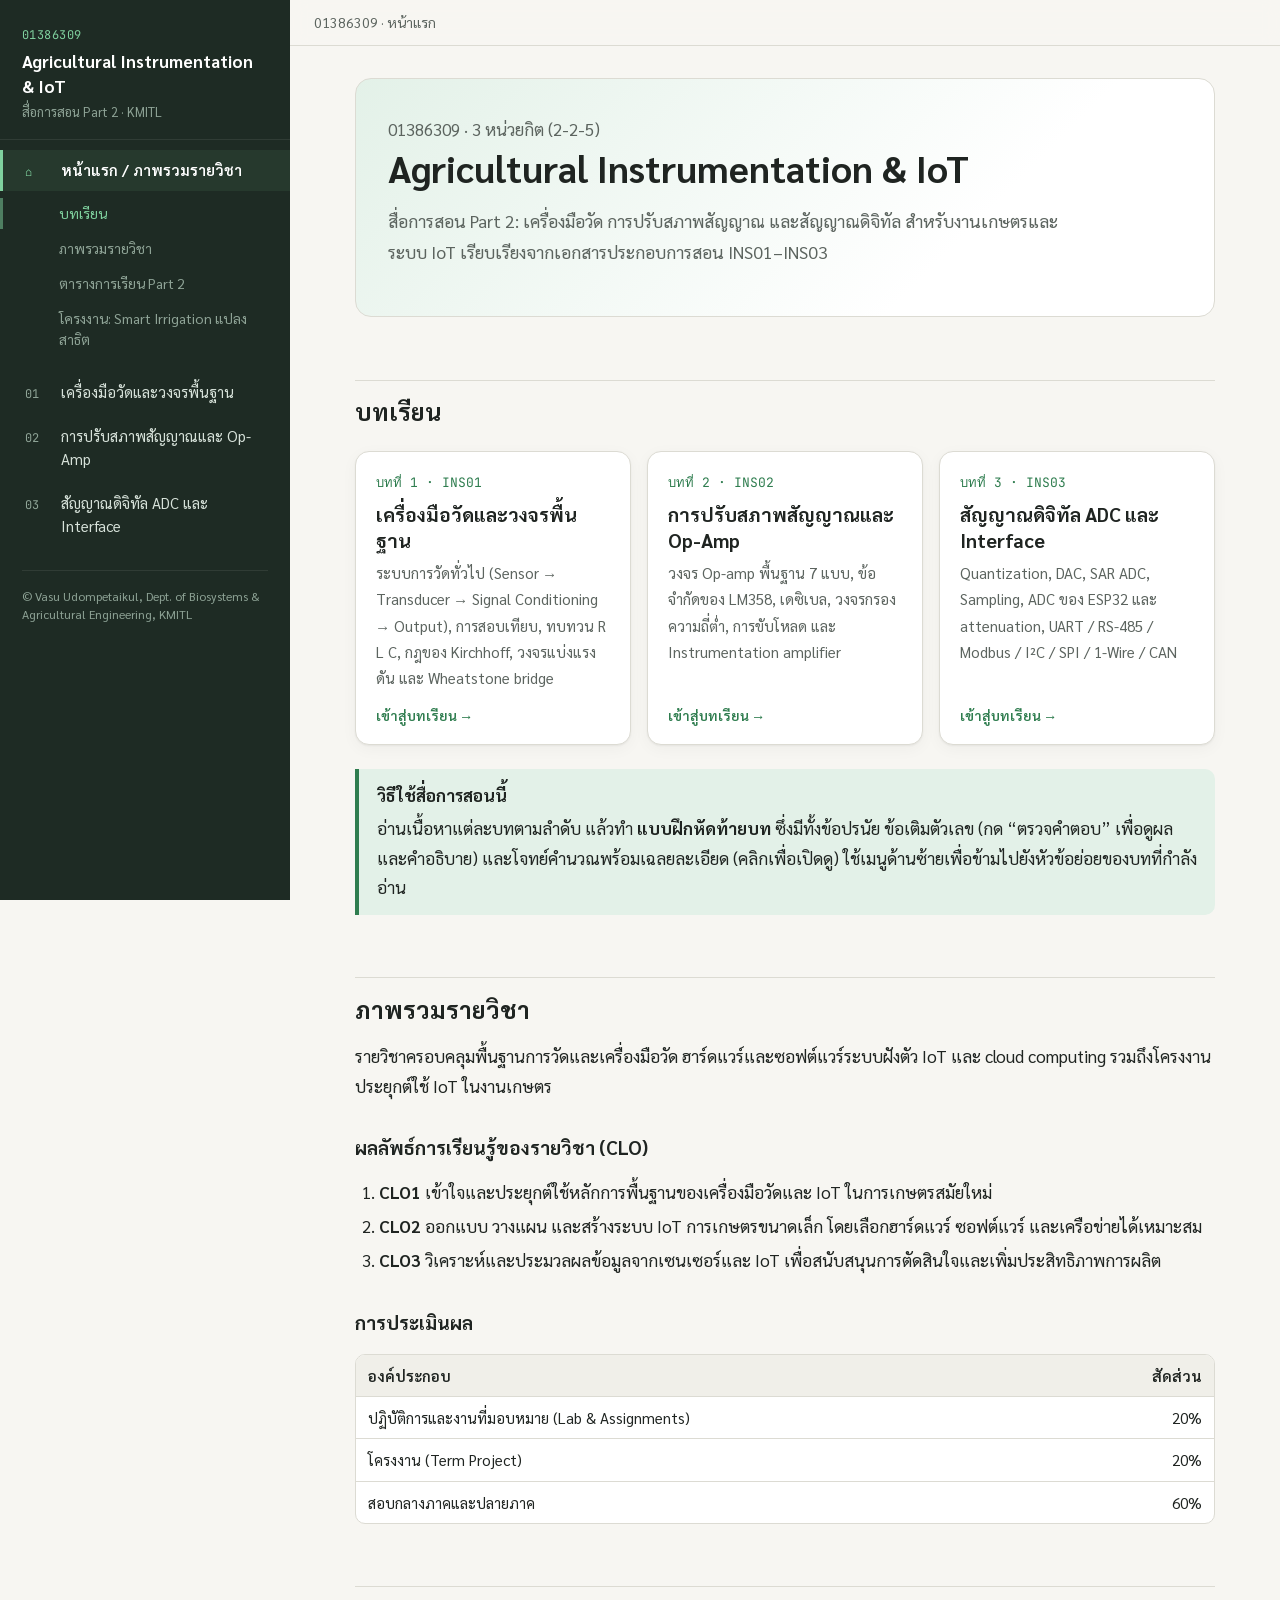
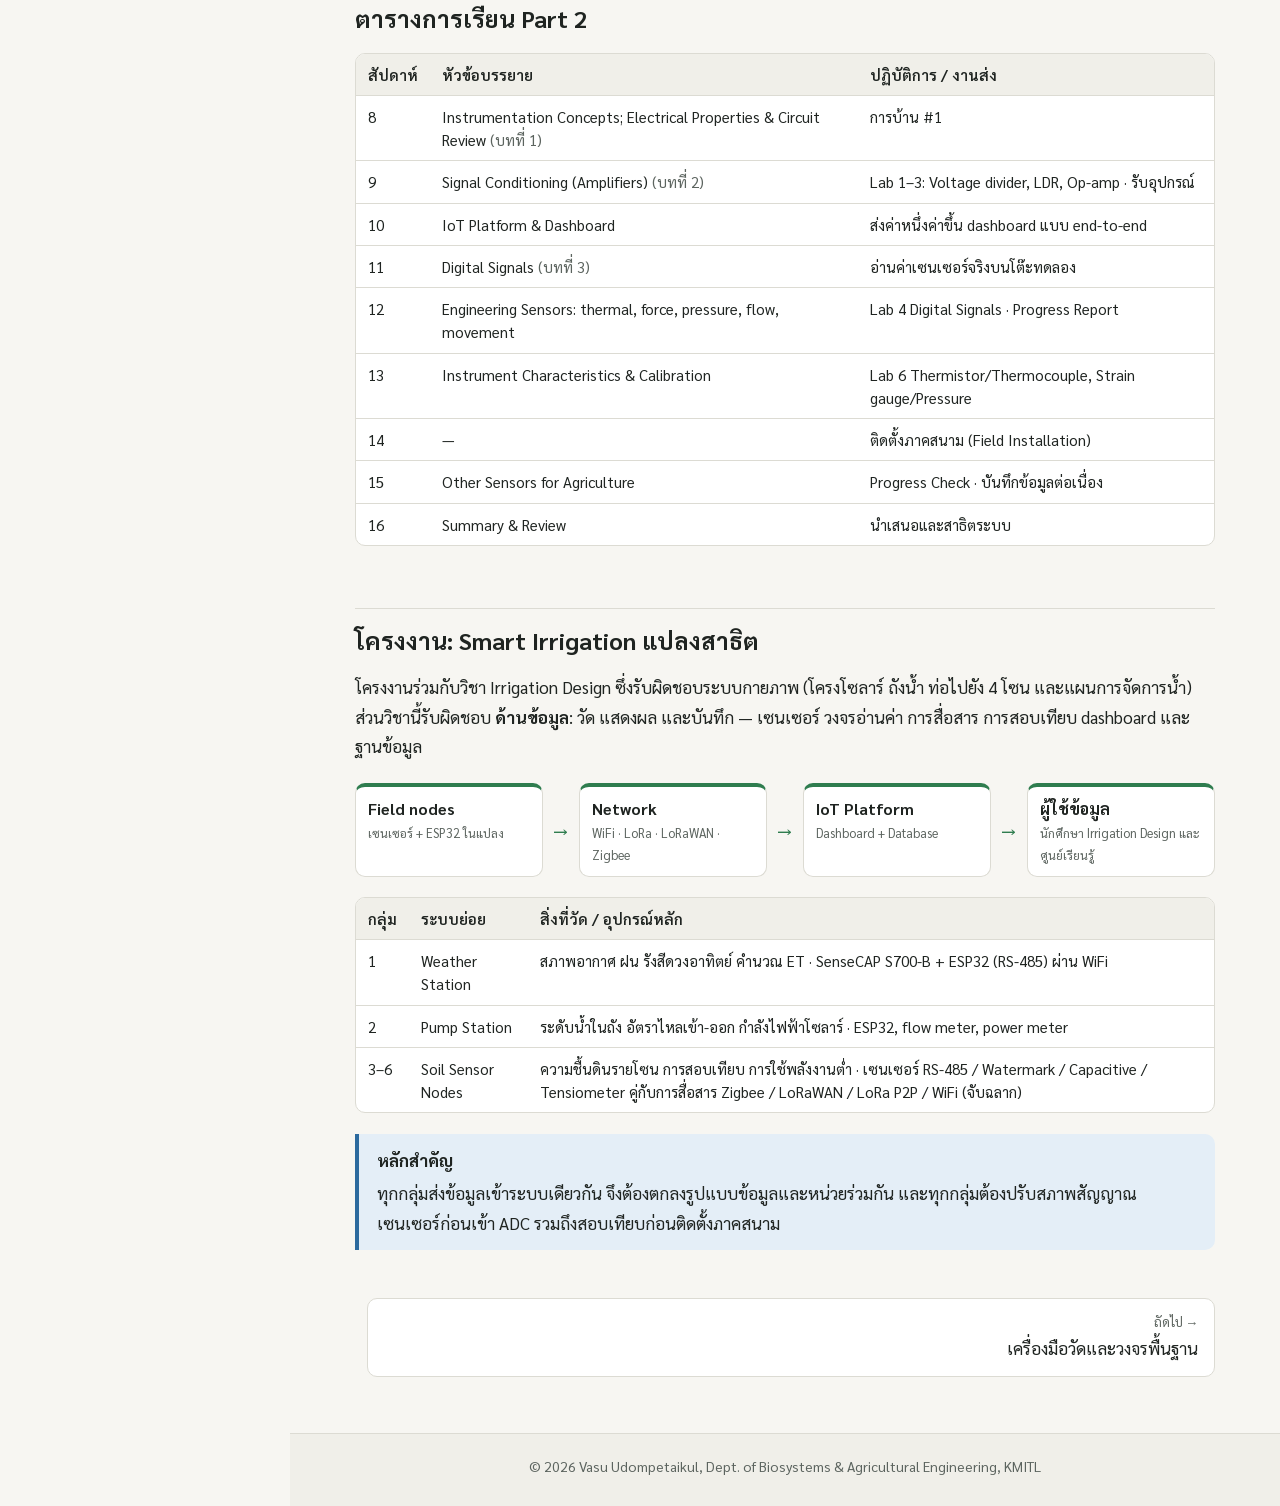
<file: index.html>
<!doctype html>
<html lang="th">
<head>
<meta charset="utf-8">
<meta name="viewport" content="width=device-width, initial-scale=1">
<title>Agricultural Instrumentation &amp; IoT</title>
<link rel="stylesheet" href="style.css">
<script src="sidebar.js" defer></script>
</head>
<body>
<nav id="sidebar" class="sidebar" aria-label="สารบัญ"></nav>

<div class="page">
  <header class="topbar">
    <button class="menu-btn" type="button" aria-label="เปิดเมนู">☰</button>
    <span class="crumb">01386309 · หน้าแรก</span>
  </header>

  <main class="content">
    <section class="hero">
      <div class="eyebrow muted">01386309 · 3 หน่วยกิต (2-2-5)</div>
      <h1>Agricultural Instrumentation &amp; IoT</h1>
      <p>สื่อการสอน Part 2: เครื่องมือวัด การปรับสภาพสัญญาณ และสัญญาณดิจิทัล สำหรับงานเกษตรและระบบ IoT
         เรียบเรียงจากเอกสารประกอบการสอน INS01–INS03</p>
    </section>

    <h2 id="chapters">บทเรียน</h2>
    <div class="cards">
      <a class="card" href="ch1-circuits.html">
        <span class="num">บทที่ 1 · INS01</span>
        <h3>เครื่องมือวัดและวงจรพื้นฐาน</h3>
        <p>ระบบการวัดทั่วไป (Sensor → Transducer → Signal Conditioning → Output), การสอบเทียบ,
           ทบทวน R L C, กฎของ Kirchhoff, วงจรแบ่งแรงดัน และ Wheatstone bridge</p>
        <span class="go">เข้าสู่บทเรียน →</span>
      </a>
      <a class="card" href="ch2-opamps.html">
        <span class="num">บทที่ 2 · INS02</span>
        <h3>การปรับสภาพสัญญาณและ Op-Amp</h3>
        <p>วงจร Op-amp พื้นฐาน 7 แบบ, ข้อจำกัดของ LM358, เดซิเบล, วงจรกรองความถี่ต่ำ,
           การขับโหลด และ Instrumentation amplifier</p>
        <span class="go">เข้าสู่บทเรียน →</span>
      </a>
      <a class="card" href="ch3-digital.html">
        <span class="num">บทที่ 3 · INS03</span>
        <h3>สัญญาณดิจิทัล ADC และ Interface</h3>
        <p>Quantization, DAC, SAR ADC, Sampling, ADC ของ ESP32 และ attenuation,
           UART / RS-485 / Modbus / I²C / SPI / 1-Wire / CAN</p>
        <span class="go">เข้าสู่บทเรียน →</span>
      </a>
    </div>

    <div class="callout key">
      <span class="title">วิธีใช้สื่อการสอนนี้</span>
      อ่านเนื้อหาแต่ละบทตามลำดับ แล้วทำ <strong>แบบฝึกหัดท้ายบท</strong> ซึ่งมีทั้งข้อปรนัย ข้อเติมตัวเลข (กด “ตรวจคำตอบ” เพื่อดูผลและคำอธิบาย)
      และโจทย์คำนวณพร้อมเฉลยละเอียด (คลิกเพื่อเปิดดู) ใช้เมนูด้านซ้ายเพื่อข้ามไปยังหัวข้อย่อยของบทที่กำลังอ่าน
    </div>

    <h2 id="course">ภาพรวมรายวิชา</h2>
    <p>รายวิชาครอบคลุมพื้นฐานการวัดและเครื่องมือวัด ฮาร์ดแวร์และซอฟต์แวร์ระบบฝังตัว IoT และ cloud computing
       รวมถึงโครงงานประยุกต์ใช้ IoT ในงานเกษตร</p>

    <h3>ผลลัพธ์การเรียนรู้ของรายวิชา (CLO)</h3>
    <ol>
      <li><strong>CLO1</strong> เข้าใจและประยุกต์ใช้หลักการพื้นฐานของเครื่องมือวัดและ IoT ในการเกษตรสมัยใหม่</li>
      <li><strong>CLO2</strong> ออกแบบ วางแผน และสร้างระบบ IoT การเกษตรขนาดเล็ก โดยเลือกฮาร์ดแวร์ ซอฟต์แวร์ และเครือข่ายได้เหมาะสม</li>
      <li><strong>CLO3</strong> วิเคราะห์และประมวลผลข้อมูลจากเซนเซอร์และ IoT เพื่อสนับสนุนการตัดสินใจและเพิ่มประสิทธิภาพการผลิต</li>
    </ol>

    <h3>การประเมินผล</h3>
    <div class="table-wrap">
      <table>
        <thead><tr><th>องค์ประกอบ</th><th class="num">สัดส่วน</th></tr></thead>
        <tbody>
          <tr><td>ปฏิบัติการและงานที่มอบหมาย (Lab &amp; Assignments)</td><td class="num">20%</td></tr>
          <tr><td>โครงงาน (Term Project)</td><td class="num">20%</td></tr>
          <tr><td>สอบกลางภาคและปลายภาค</td><td class="num">60%</td></tr>
        </tbody>
      </table>
    </div>

    <h2 id="schedule">ตารางการเรียน Part 2</h2>
    <div class="table-wrap">
      <table>
        <thead><tr><th>สัปดาห์</th><th>หัวข้อบรรยาย</th><th>ปฏิบัติการ / งานส่ง</th></tr></thead>
        <tbody>
          <tr><td>8</td><td>Instrumentation Concepts; Electrical Properties &amp; Circuit Review <span class="muted">(บทที่ 1)</span></td><td>การบ้าน #1</td></tr>
          <tr><td>9</td><td>Signal Conditioning (Amplifiers) <span class="muted">(บทที่ 2)</span></td><td>Lab 1–3: Voltage divider, LDR, Op-amp · รับอุปกรณ์</td></tr>
          <tr><td>10</td><td>IoT Platform &amp; Dashboard</td><td>ส่งค่าหนึ่งค่าขึ้น dashboard แบบ end-to-end</td></tr>
          <tr><td>11</td><td>Digital Signals <span class="muted">(บทที่ 3)</span></td><td>อ่านค่าเซนเซอร์จริงบนโต๊ะทดลอง</td></tr>
          <tr><td>12</td><td>Engineering Sensors: thermal, force, pressure, flow, movement</td><td>Lab 4 Digital Signals · Progress Report</td></tr>
          <tr><td>13</td><td>Instrument Characteristics &amp; Calibration</td><td>Lab 6 Thermistor/Thermocouple, Strain gauge/Pressure</td></tr>
          <tr><td>14</td><td>—</td><td>ติดตั้งภาคสนาม (Field Installation)</td></tr>
          <tr><td>15</td><td>Other Sensors for Agriculture</td><td>Progress Check · บันทึกข้อมูลต่อเนื่อง</td></tr>
          <tr><td>16</td><td>Summary &amp; Review</td><td>นำเสนอและสาธิตระบบ</td></tr>
        </tbody>
      </table>
    </div>

    <h2 id="project">โครงงาน: Smart Irrigation แปลงสาธิต</h2>
    <p>โครงงานร่วมกับวิชา Irrigation Design ซึ่งรับผิดชอบระบบกายภาพ (โครงโซลาร์ ถังน้ำ ท่อไปยัง 4 โซน และแผนการจัดการน้ำ)
       ส่วนวิชานี้รับผิดชอบ <strong>ด้านข้อมูล</strong>: วัด แสดงผล และบันทึก — เซนเซอร์ วงจรอ่านค่า การสื่อสาร การสอบเทียบ dashboard และฐานข้อมูล</p>

    <div class="chain" aria-label="ภาพรวมระบบ">
      <div class="stage"><b>Field nodes</b><small>เซนเซอร์ + ESP32 ในแปลง</small></div>
      <div class="arrow">→</div>
      <div class="stage"><b>Network</b><small>WiFi · LoRa · LoRaWAN · Zigbee</small></div>
      <div class="arrow">→</div>
      <div class="stage"><b>IoT Platform</b><small>Dashboard + Database</small></div>
      <div class="arrow">→</div>
      <div class="stage"><b>ผู้ใช้ข้อมูล</b><small>นักศึกษา Irrigation Design และศูนย์เรียนรู้</small></div>
    </div>

    <div class="table-wrap">
      <table>
        <thead><tr><th>กลุ่ม</th><th>ระบบย่อย</th><th>สิ่งที่วัด / อุปกรณ์หลัก</th></tr></thead>
        <tbody>
          <tr><td>1</td><td>Weather Station</td><td>สภาพอากาศ ฝน รังสีดวงอาทิตย์ คำนวณ ET · SenseCAP S700-B + ESP32 (RS-485) ผ่าน WiFi</td></tr>
          <tr><td>2</td><td>Pump Station</td><td>ระดับน้ำในถัง อัตราไหลเข้า-ออก กำลังไฟฟ้าโซลาร์ · ESP32, flow meter, power meter</td></tr>
          <tr><td>3–6</td><td>Soil Sensor Nodes</td><td>ความชื้นดินรายโซน การสอบเทียบ การใช้พลังงานต่ำ · เซนเซอร์ RS-485 / Watermark / Capacitive / Tensiometer
            คู่กับการสื่อสาร Zigbee / LoRaWAN / LoRa P2P / WiFi (จับฉลาก)</td></tr>
        </tbody>
      </table>
    </div>

    <div class="callout">
      <span class="title">หลักสำคัญ</span>
      ทุกกลุ่มส่งข้อมูลเข้าระบบเดียวกัน จึงต้องตกลงรูปแบบข้อมูลและหน่วยร่วมกัน และทุกกลุ่มต้องปรับสภาพสัญญาณเซนเซอร์ก่อนเข้า ADC
      รวมถึงสอบเทียบก่อนติดตั้งภาคสนาม
    </div>

    <div id="pager"></div>
  </main>

  <footer class="site-footer">
    © 2026 Vasu Udompetaikul, Dept. of Biosystems &amp; Agricultural Engineering, KMITL
  </footer>
</div>
</body>
</html>
</file>
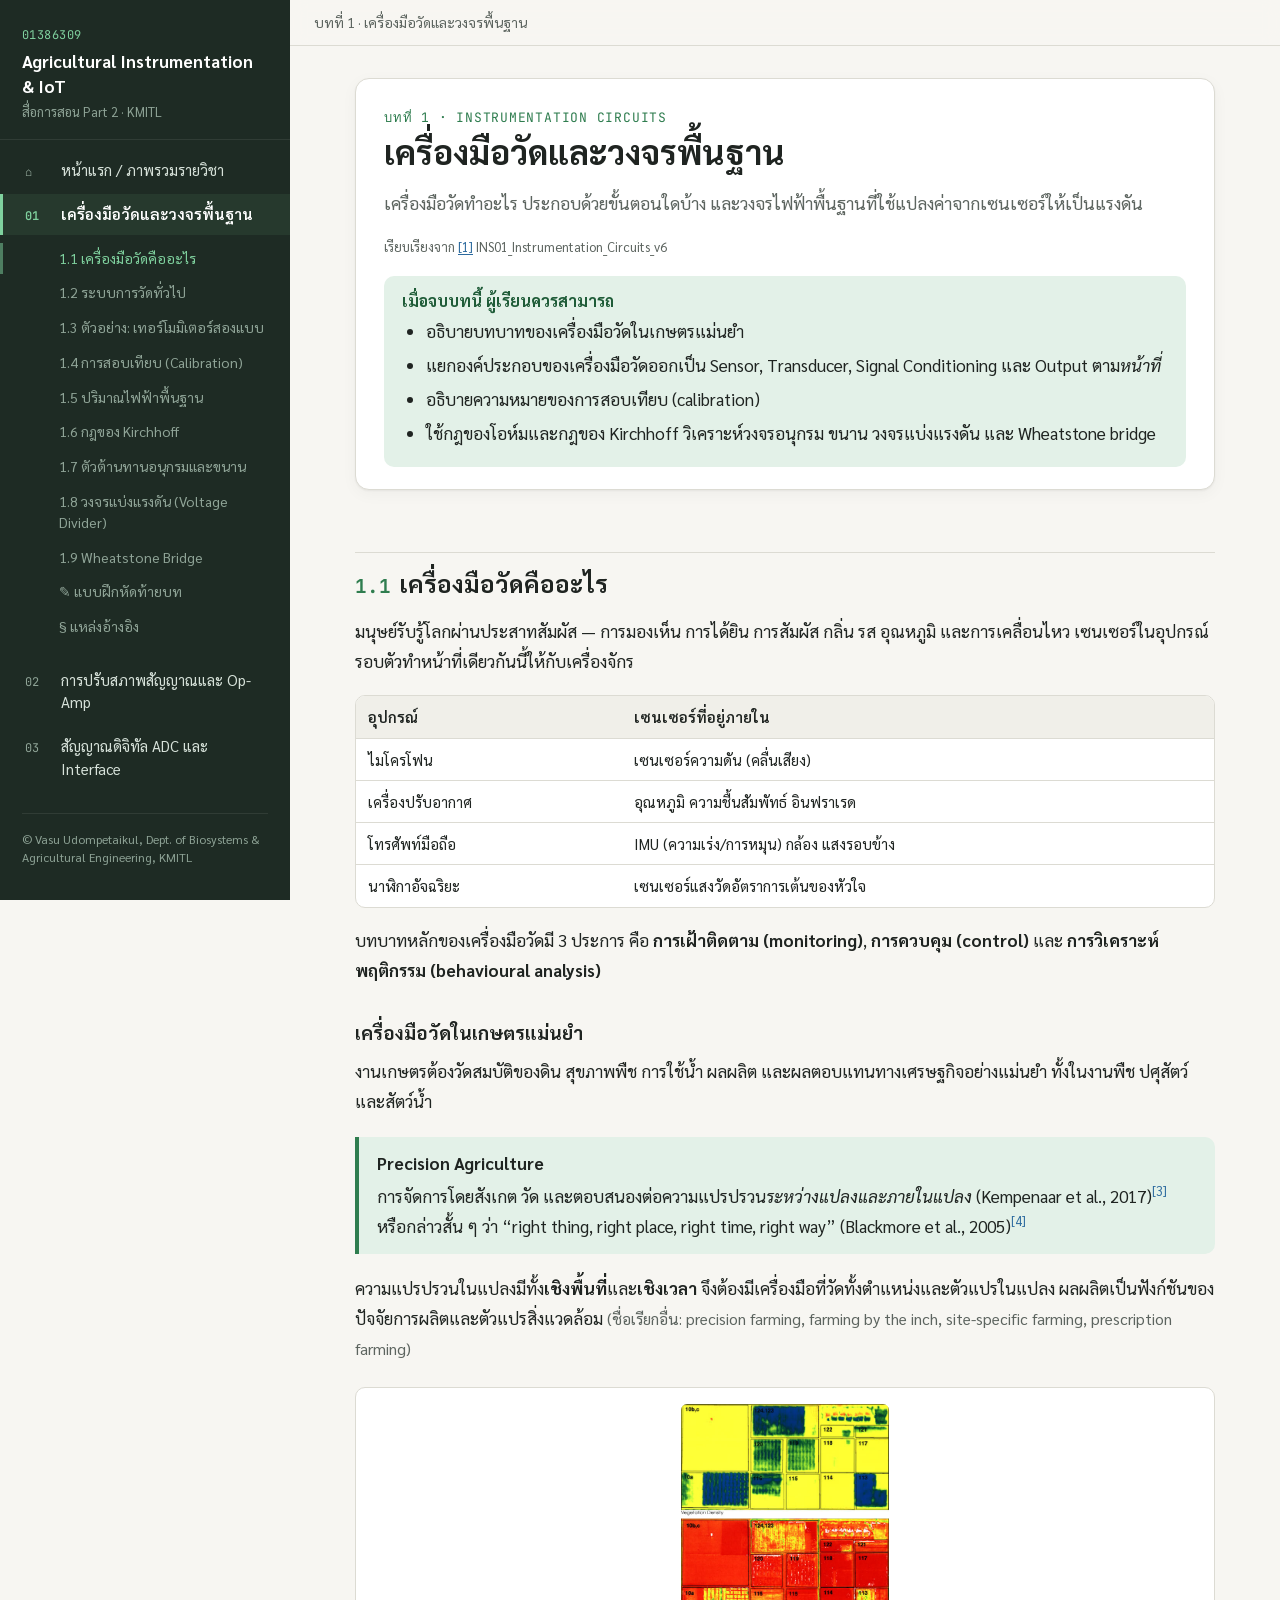
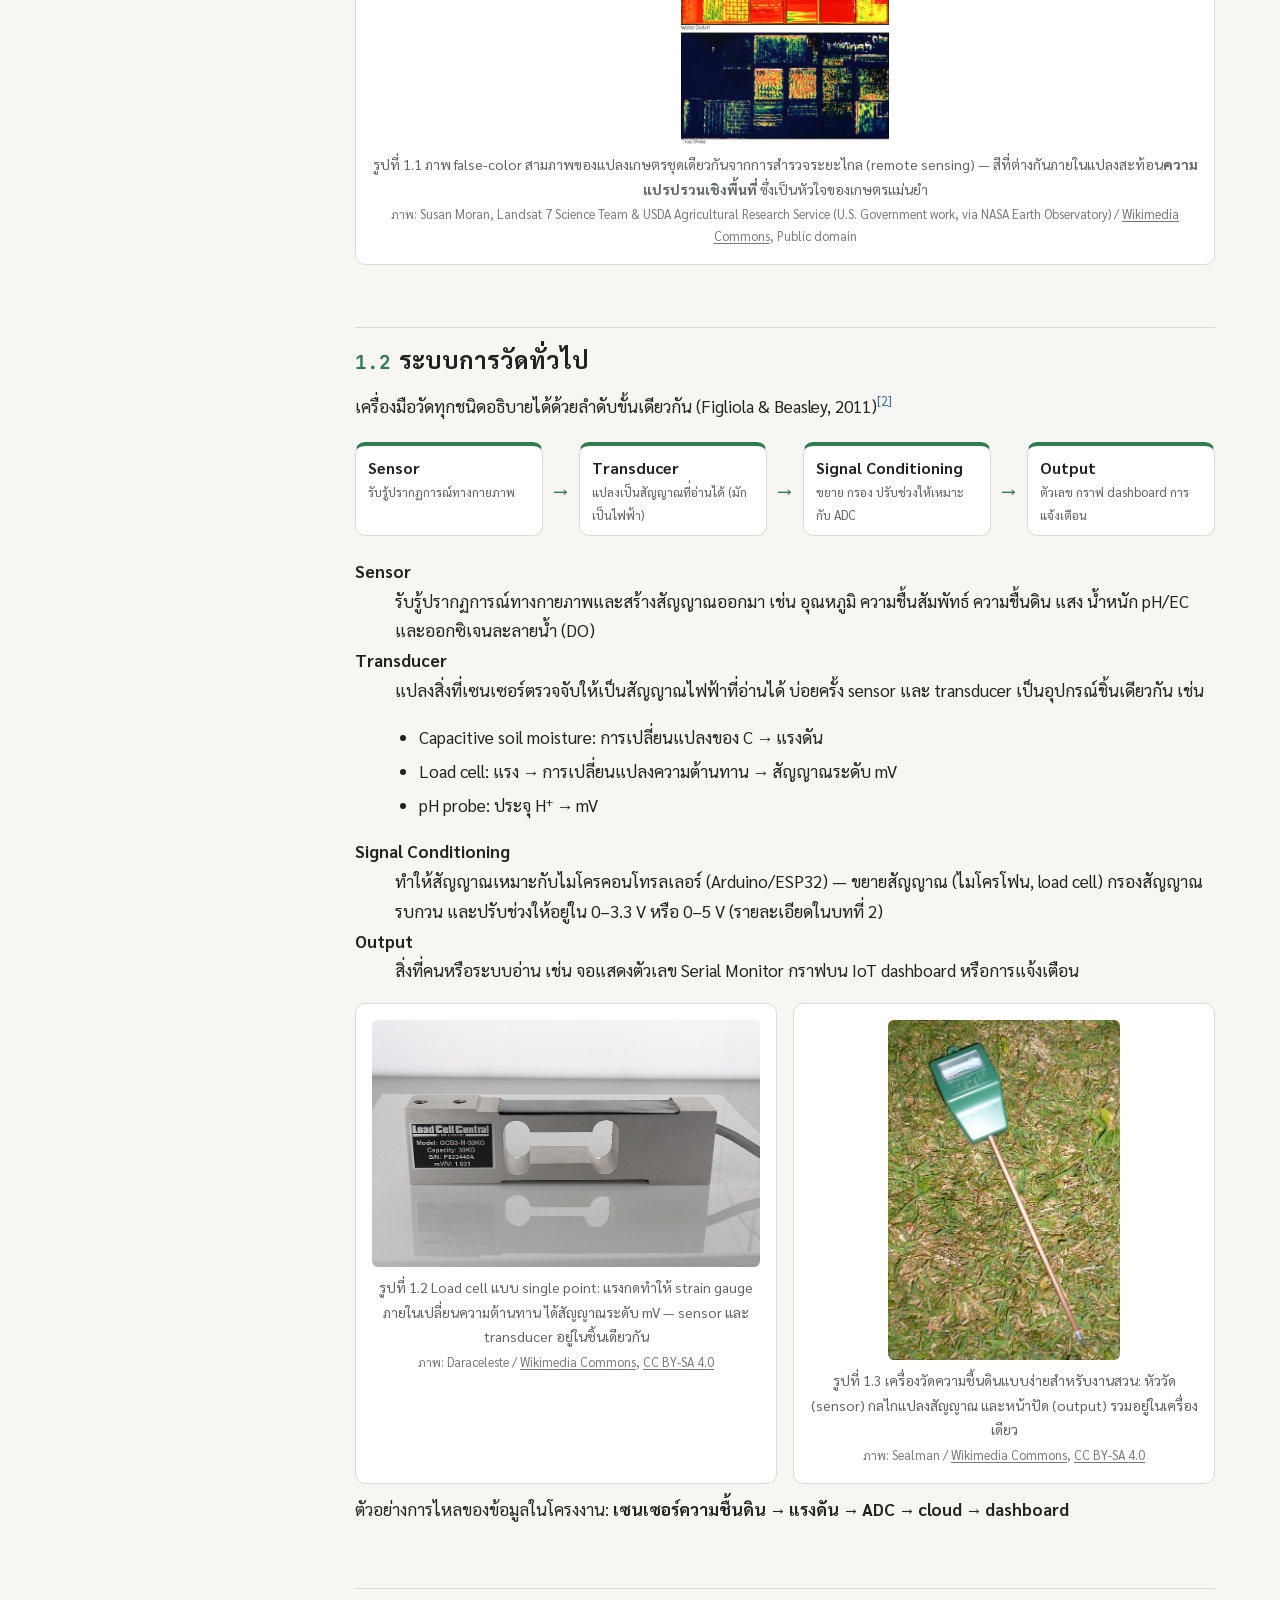
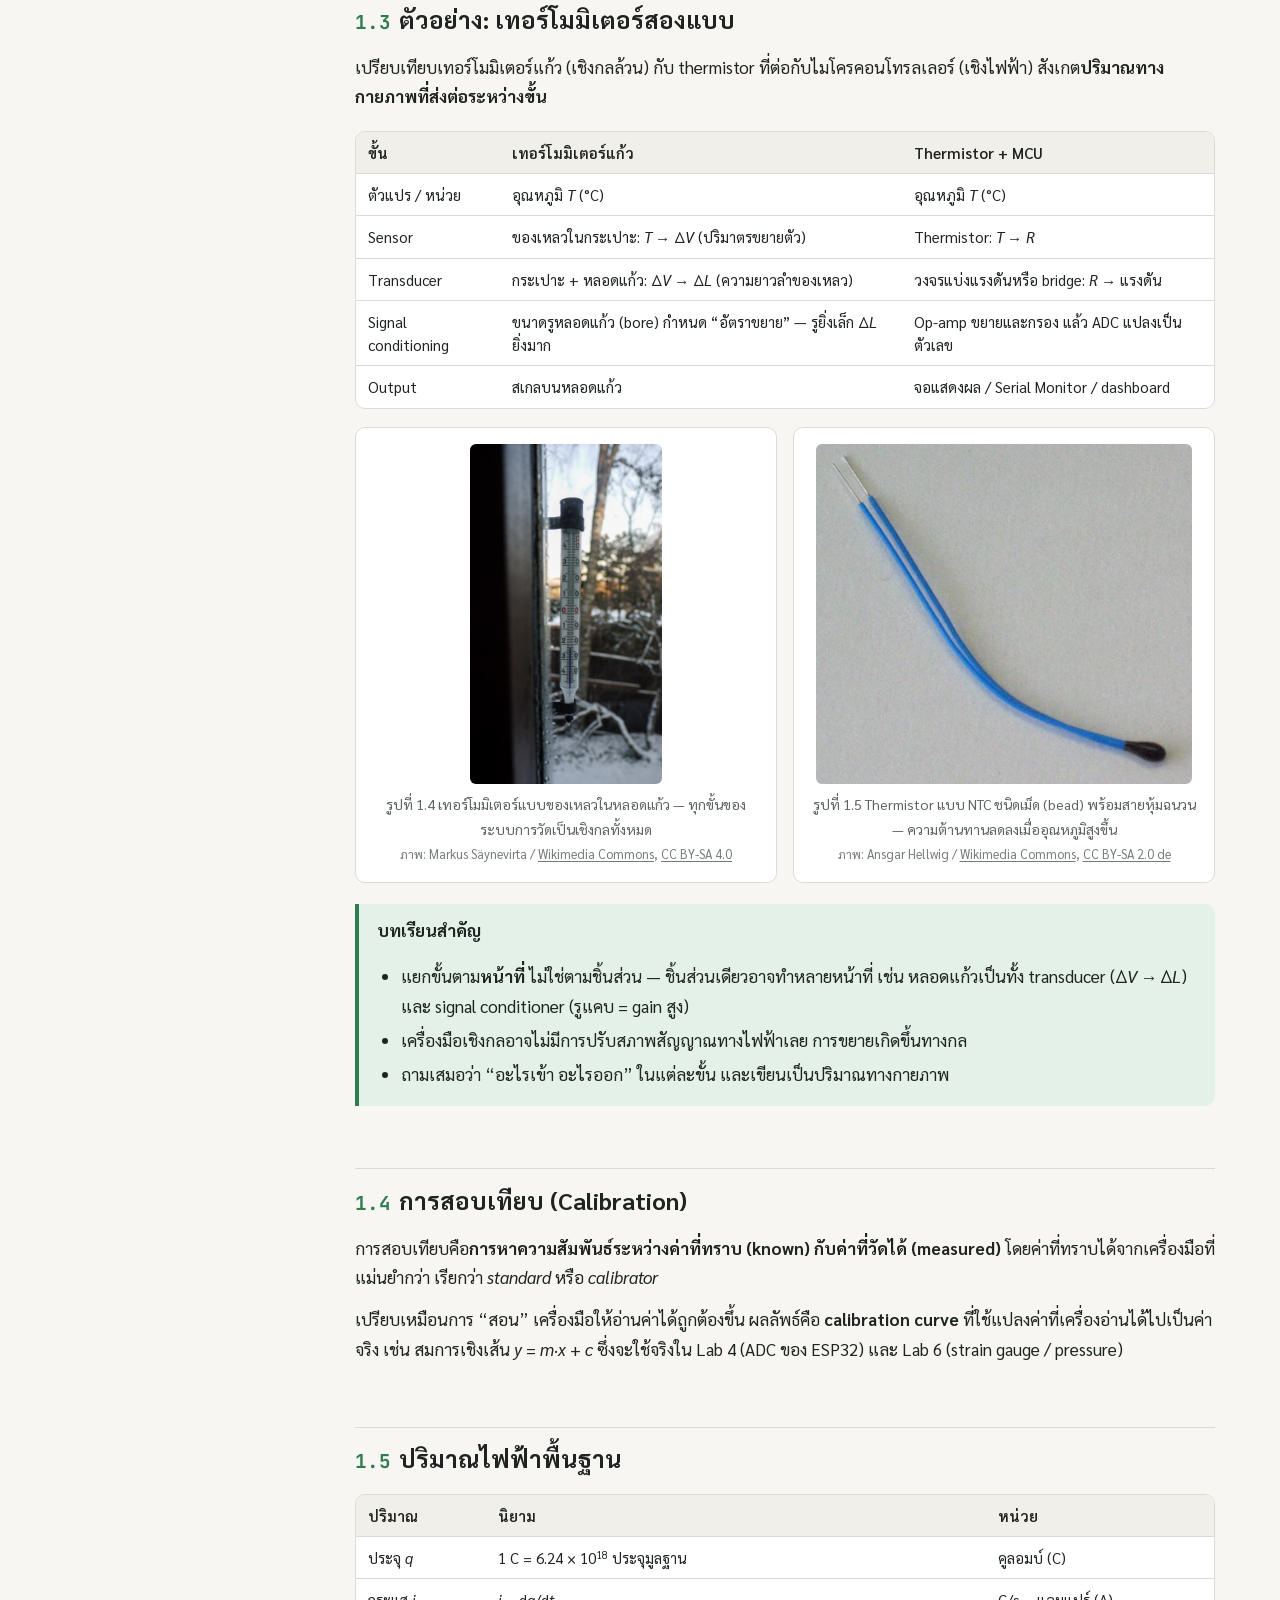
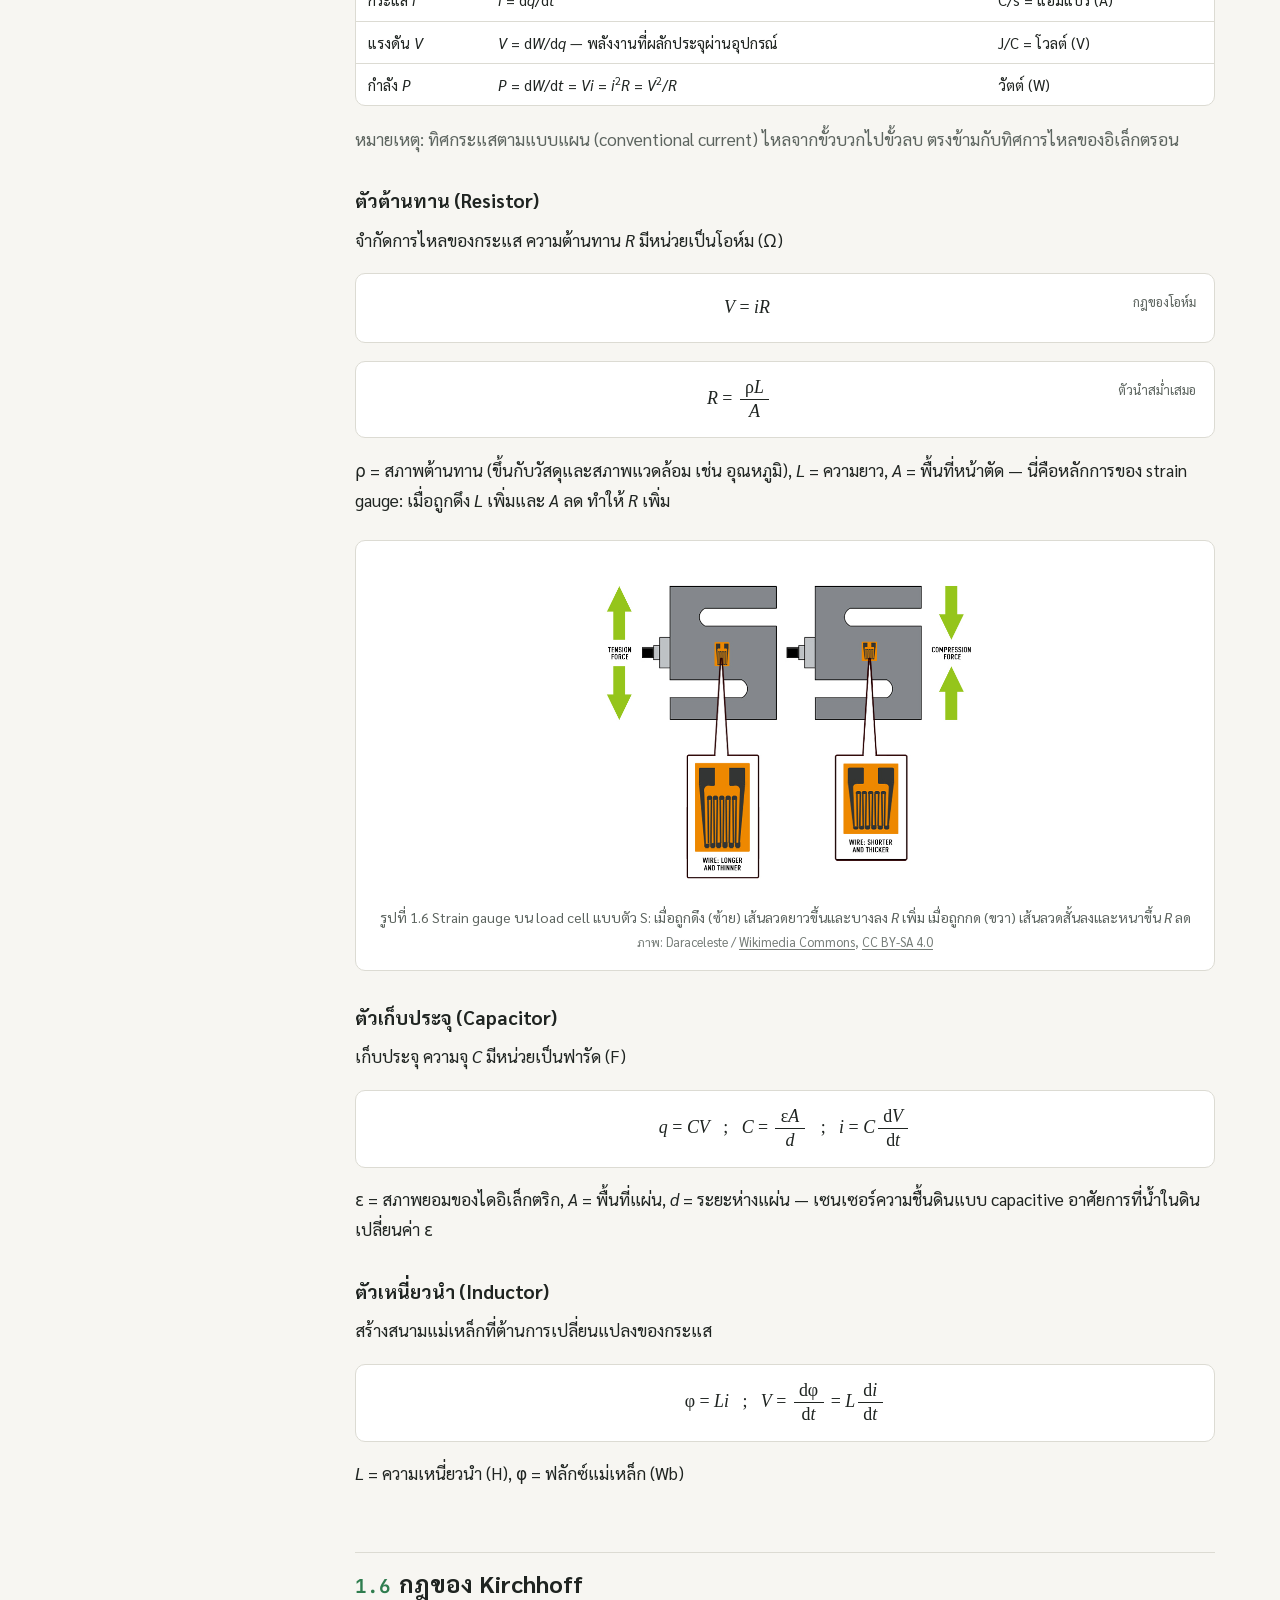
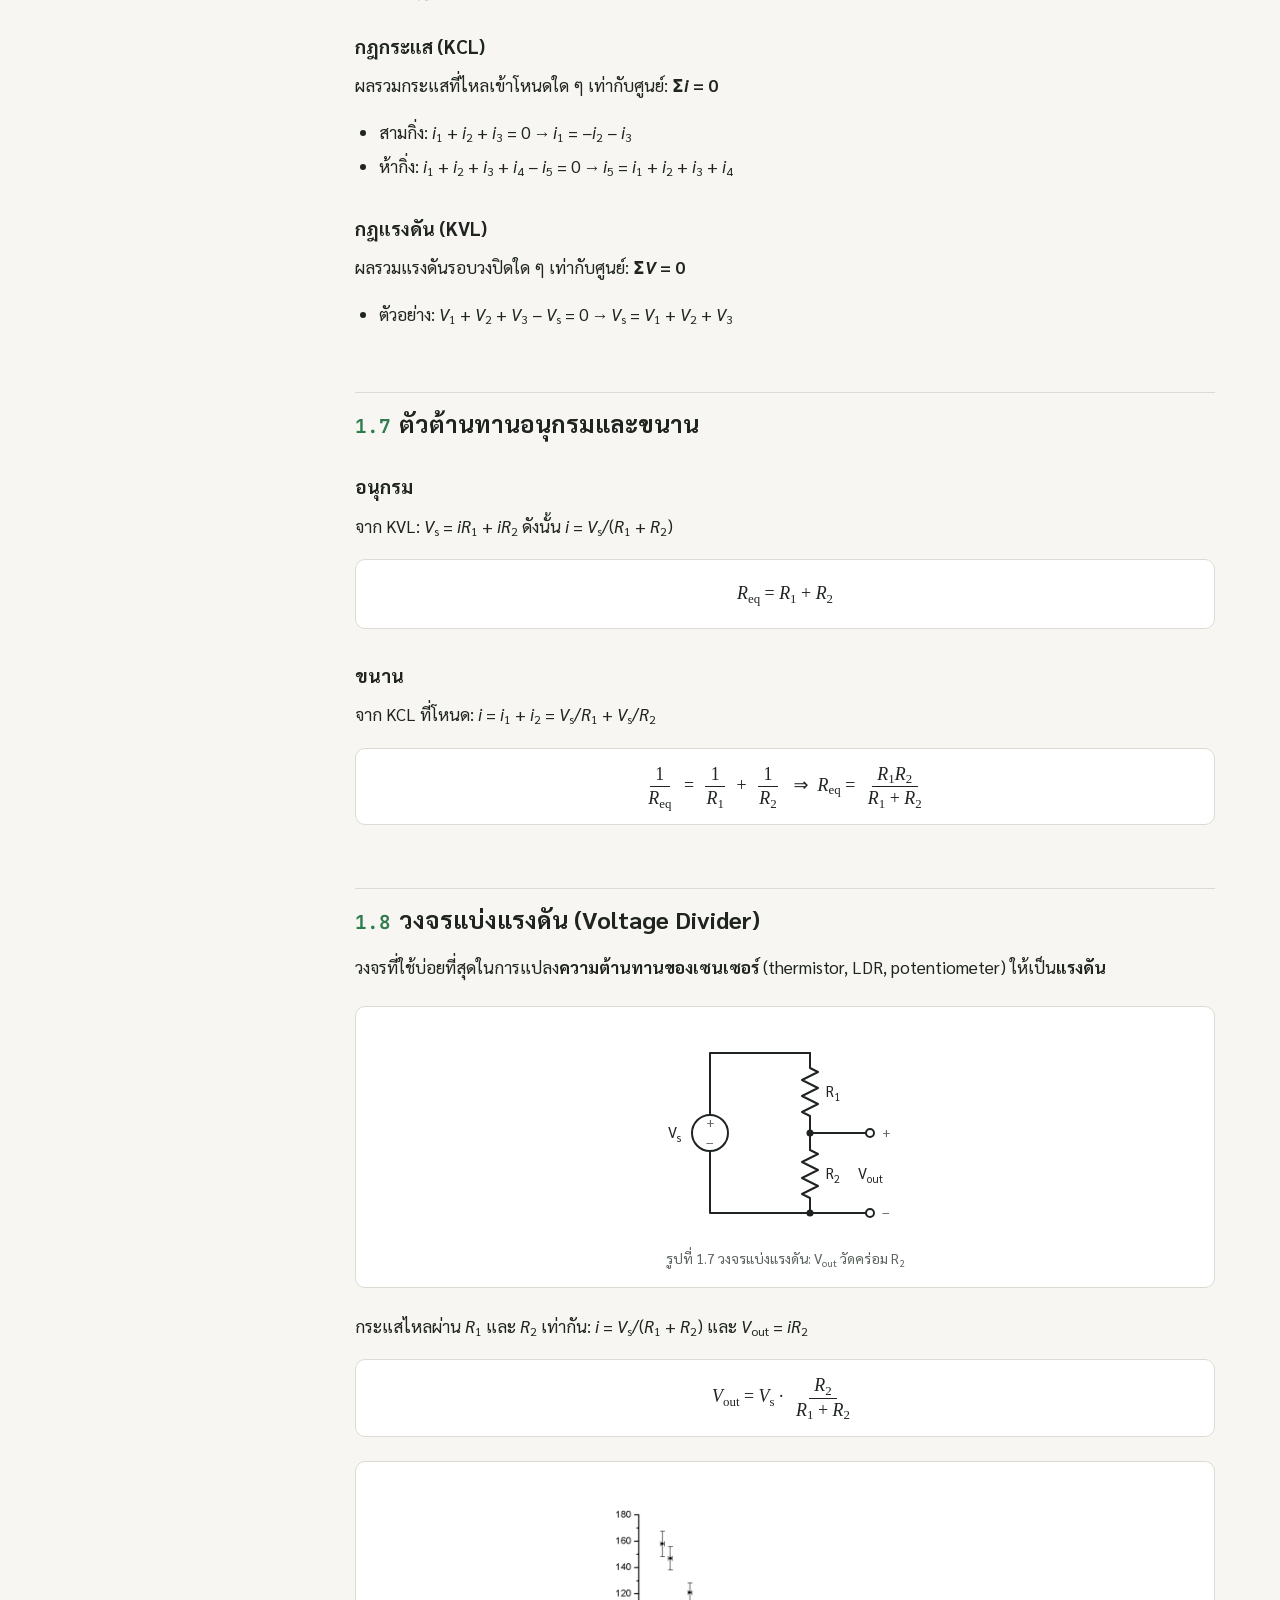
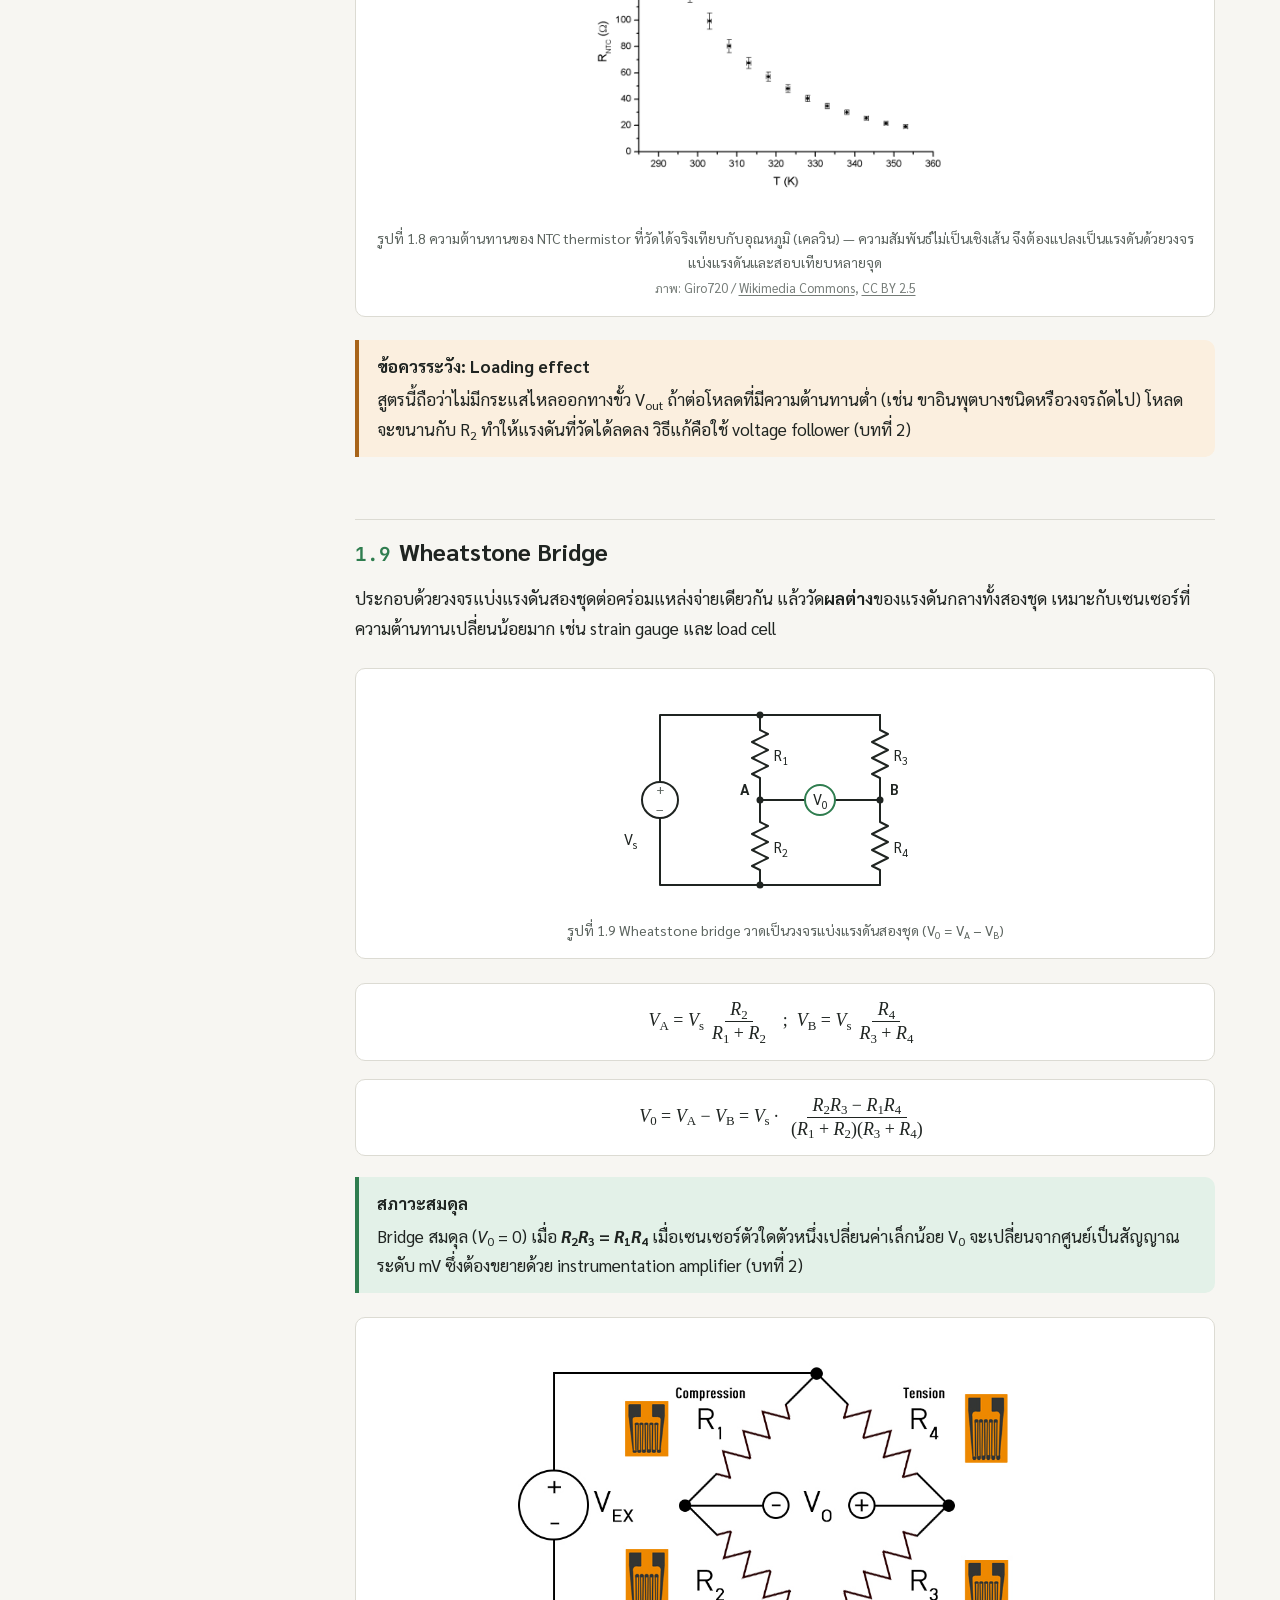
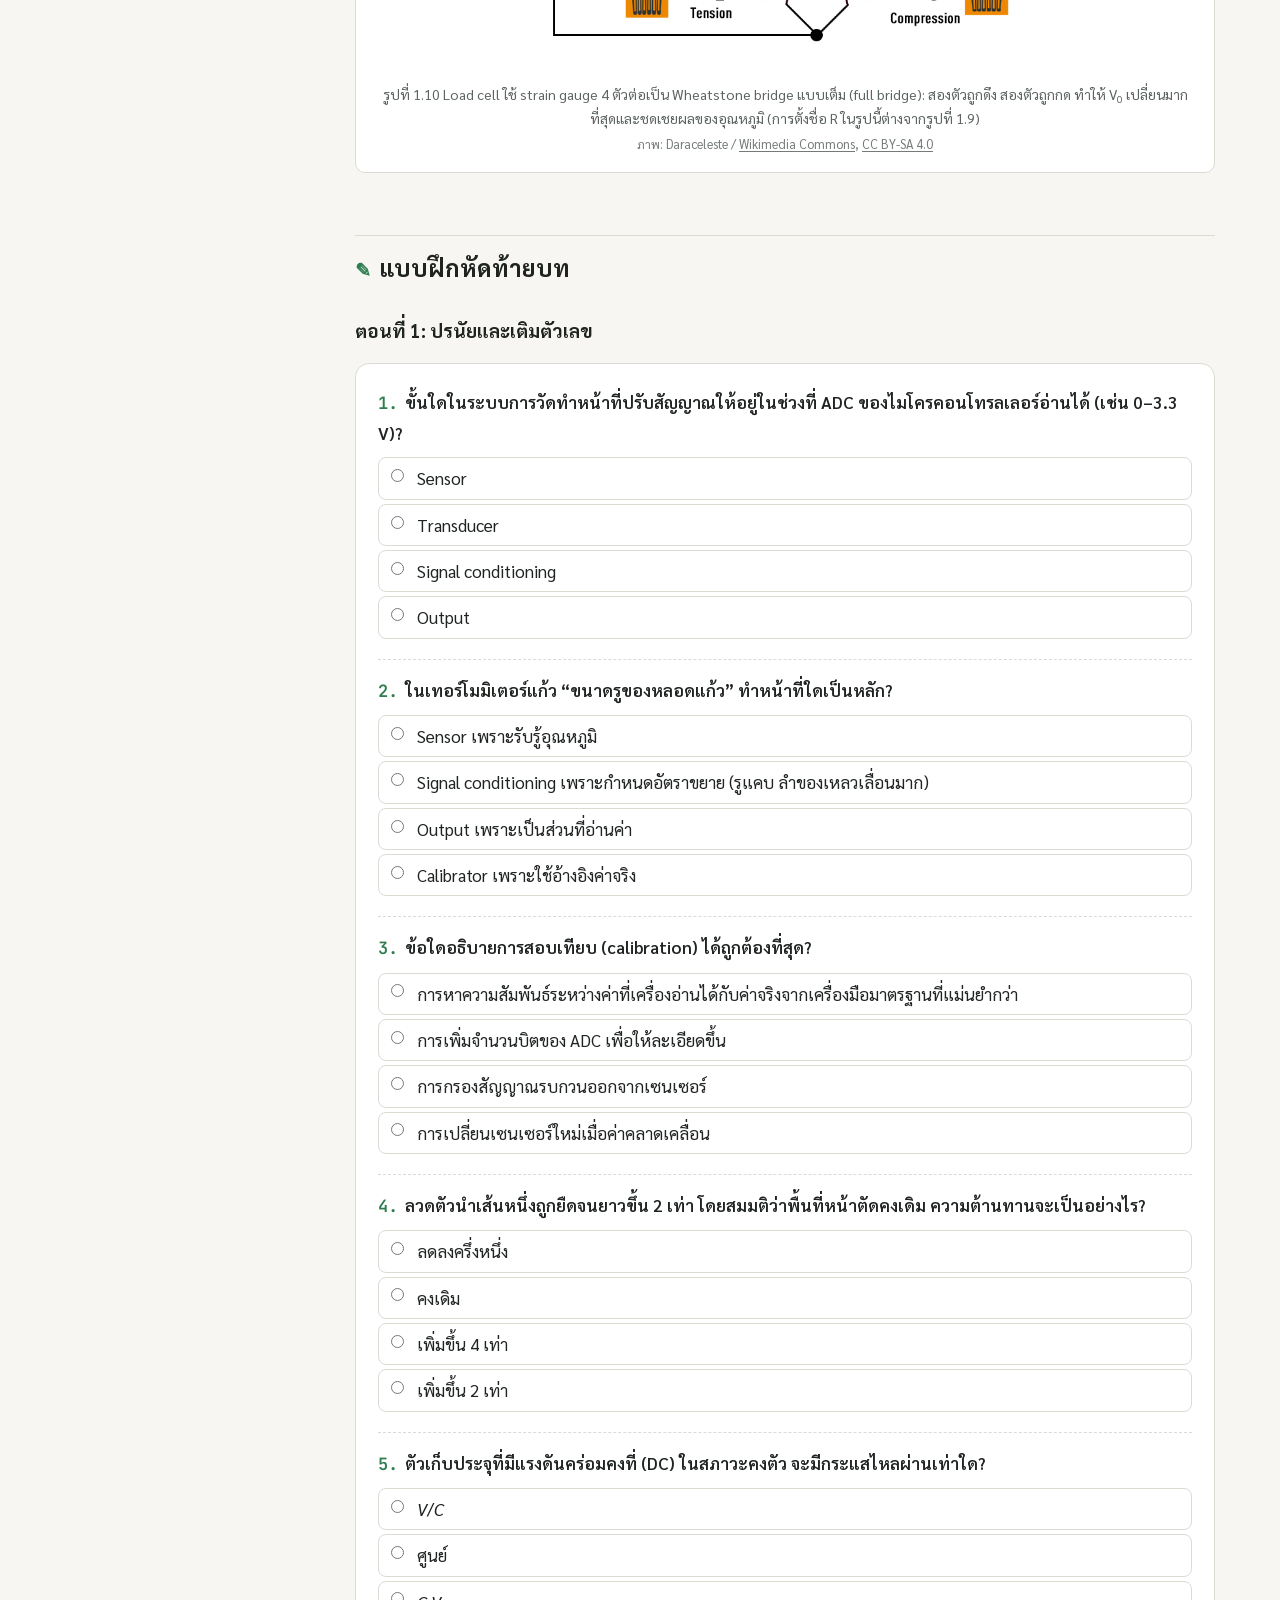
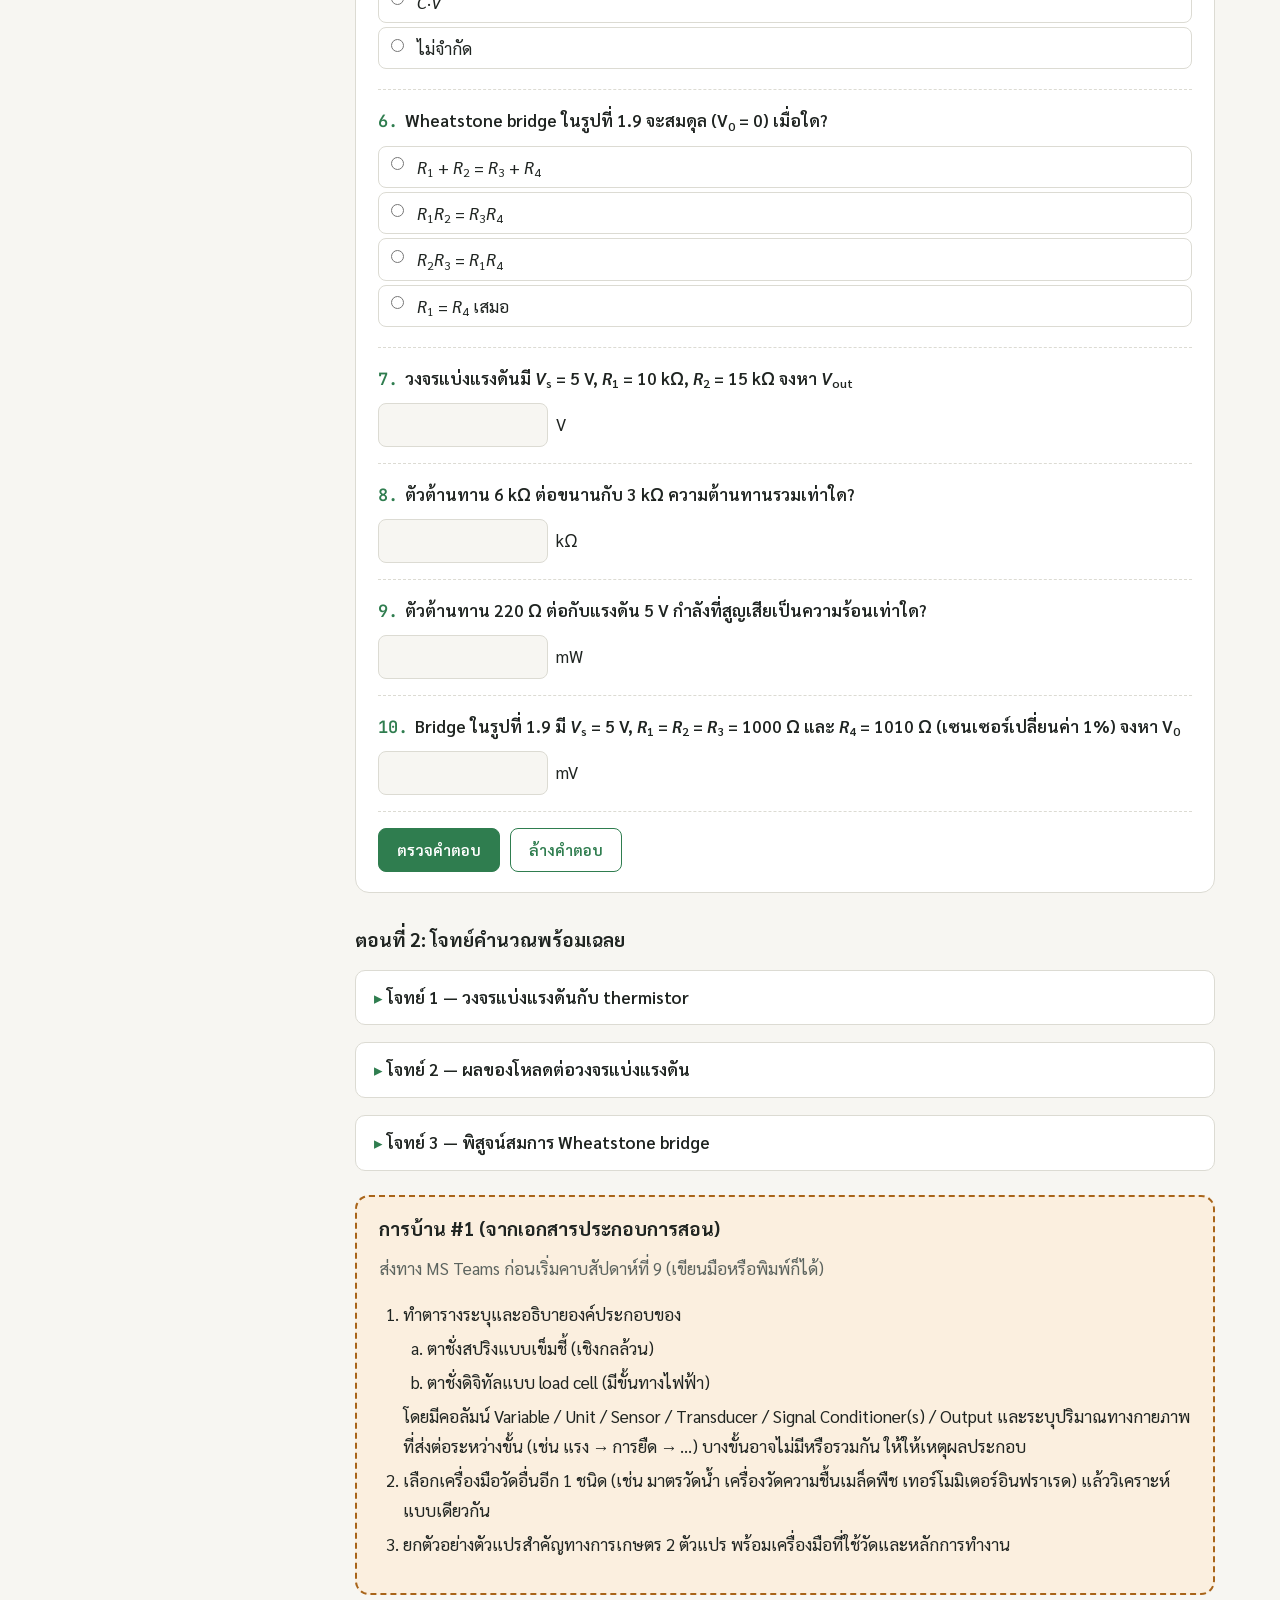
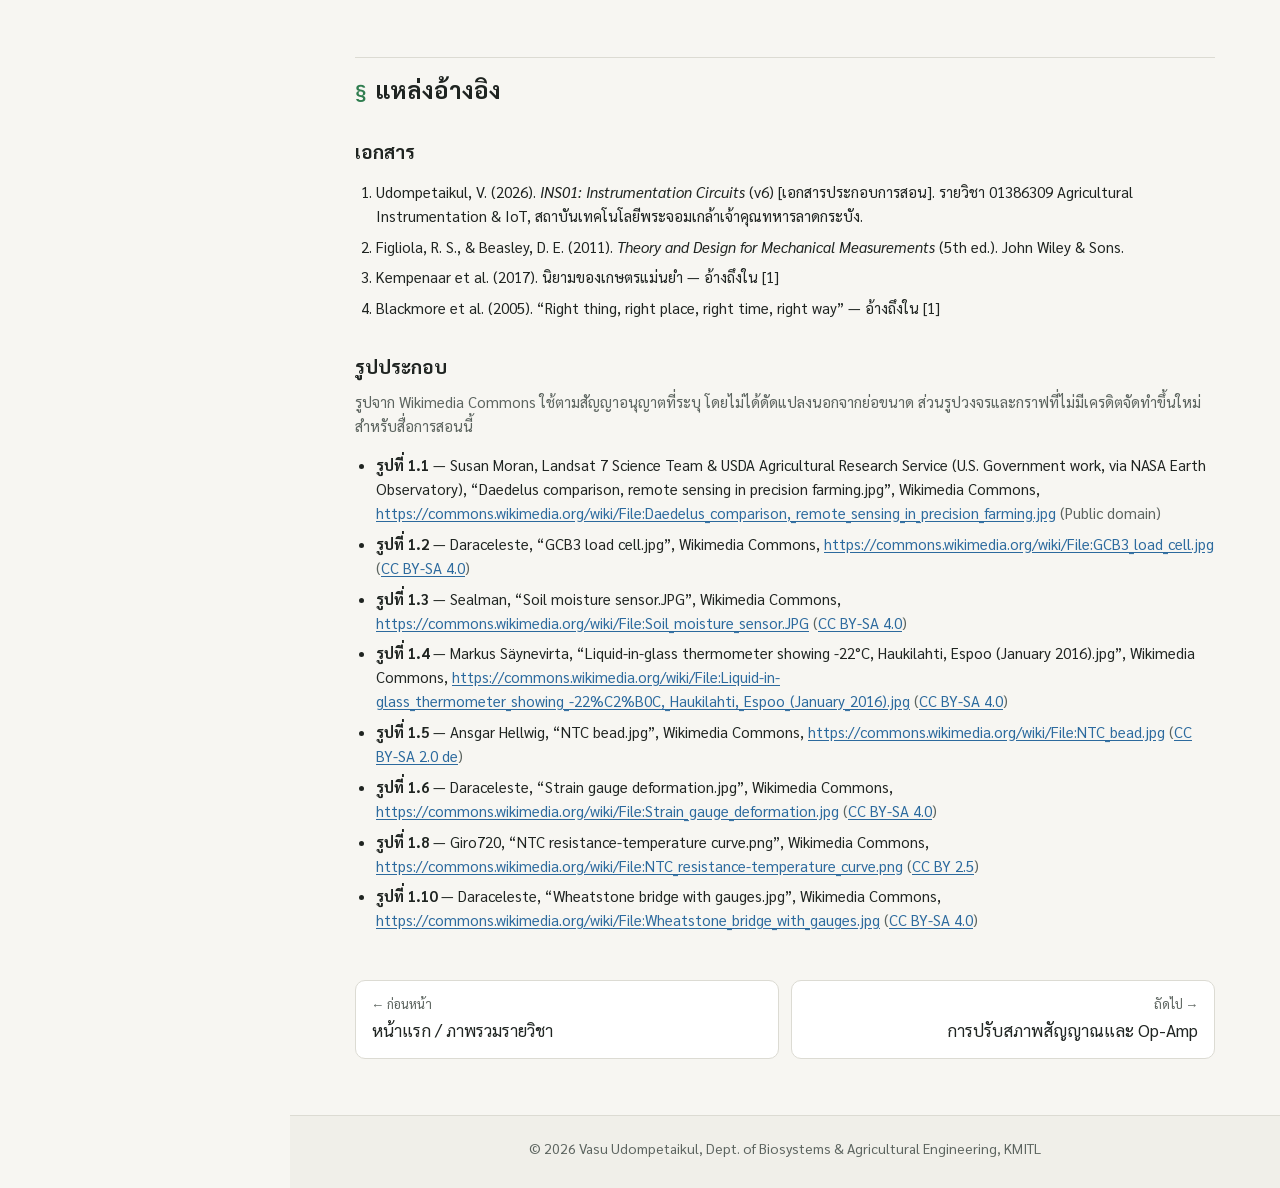
<file: ch1-circuits.html>
<!doctype html>
<html lang="th">
<head>
<meta charset="utf-8">
<meta name="viewport" content="width=device-width, initial-scale=1">
<title>บทที่ 1 เครื่องมือวัดและวงจรพื้นฐาน</title>
<link rel="stylesheet" href="style.css">
<script src="sidebar.js" defer></script>
<script src="quiz.js" defer></script>
</head>
<body>
<nav id="sidebar" class="sidebar" aria-label="สารบัญ"></nav>

<div class="page">
  <header class="topbar">
    <button class="menu-btn" type="button" aria-label="เปิดเมนู">☰</button>
    <span class="crumb">บทที่ 1 · เครื่องมือวัดและวงจรพื้นฐาน</span>
  </header>

  <main class="content">
    <header class="chapter-head">
      <div class="eyebrow">บทที่ 1 · Instrumentation Circuits</div>
      <h1>เครื่องมือวัดและวงจรพื้นฐาน</h1>
      <p class="lead">เครื่องมือวัดทำอะไร ประกอบด้วยขั้นตอนใดบ้าง และวงจรไฟฟ้าพื้นฐานที่ใช้แปลงค่าจากเซนเซอร์ให้เป็นแรงดัน</p>
      <div class="source">เรียบเรียงจาก <a href="#ref-1">[1]</a> INS01_Instrumentation_Circuits_v6</div>
      <div class="objectives">
        <h4>เมื่อจบบทนี้ ผู้เรียนควรสามารถ</h4>
        <ul>
          <li>อธิบายบทบาทของเครื่องมือวัดในเกษตรแม่นยำ</li>
          <li>แยกองค์ประกอบของเครื่องมือวัดออกเป็น Sensor, Transducer, Signal Conditioning และ Output ตาม<em>หน้าที่</em></li>
          <li>อธิบายความหมายของการสอบเทียบ (calibration)</li>
          <li>ใช้กฎของโอห์มและกฎของ Kirchhoff วิเคราะห์วงจรอนุกรม ขนาน วงจรแบ่งแรงดัน และ Wheatstone bridge</li>
        </ul>
      </div>
    </header>

    <!-- ===================================================== -->
    <h2 id="concepts"><span class="sec-no">1.1</span>เครื่องมือวัดคืออะไร</h2>
    <p>มนุษย์รับรู้โลกผ่านประสาทสัมผัส — การมองเห็น การได้ยิน การสัมผัส กลิ่น รส อุณหภูมิ และการเคลื่อนไหว
       เซนเซอร์ในอุปกรณ์รอบตัวทำหน้าที่เดียวกันนี้ให้กับเครื่องจักร</p>
    <div class="table-wrap">
      <table>
        <thead><tr><th>อุปกรณ์</th><th>เซนเซอร์ที่อยู่ภายใน</th></tr></thead>
        <tbody>
          <tr><td>ไมโครโฟน</td><td>เซนเซอร์ความดัน (คลื่นเสียง)</td></tr>
          <tr><td>เครื่องปรับอากาศ</td><td>อุณหภูมิ ความชื้นสัมพัทธ์ อินฟราเรด</td></tr>
          <tr><td>โทรศัพท์มือถือ</td><td>IMU (ความเร่ง/การหมุน) กล้อง แสงรอบข้าง</td></tr>
          <tr><td>นาฬิกาอัจฉริยะ</td><td>เซนเซอร์แสงวัดอัตราการเต้นของหัวใจ</td></tr>
        </tbody>
      </table>
    </div>
    <p>บทบาทหลักของเครื่องมือวัดมี 3 ประการ คือ <strong>การเฝ้าติดตาม (monitoring)</strong>,
       <strong>การควบคุม (control)</strong> และ <strong>การวิเคราะห์พฤติกรรม (behavioural analysis)</strong></p>

    <h3>เครื่องมือวัดในเกษตรแม่นยำ</h3>
    <p>งานเกษตรต้องวัดสมบัติของดิน สุขภาพพืช การใช้น้ำ ผลผลิต และผลตอบแทนทางเศรษฐกิจอย่างแม่นยำ
       ทั้งในงานพืช ปศุสัตว์ และสัตว์น้ำ</p>
    <div class="callout key">
      <span class="title">Precision Agriculture</span>
      การจัดการโดยสังเกต วัด และตอบสนองต่อความแปรปรวน<em>ระหว่างแปลงและภายในแปลง</em> (Kempenaar et al., 2017)<a class="cite" href="#ref-3">[3]</a>
      หรือกล่าวสั้น ๆ ว่า “right thing, right place, right time, right way” (Blackmore et al., 2005)<a class="cite" href="#ref-4">[4]</a>
    </div>
    <p>ความแปรปรวนในแปลงมีทั้ง<strong>เชิงพื้นที่</strong>และ<strong>เชิงเวลา</strong> จึงต้องมีเครื่องมือที่วัดทั้งตำแหน่งและตัวแปรในแปลง
       ผลผลิตเป็นฟังก์ชันของปัจจัยการผลิตและตัวแปรสิ่งแวดล้อม
       <span class="en">(ชื่อเรียกอื่น: precision farming, farming by the inch, site-specific farming, prescription farming)</span></p>
    <figure class="photo">
      <img src="images/ch1-remote-sensing-farm.jpg" alt="ภาพ false-color สามภาพของแปลงเกษตรชุดเดียวกันจากการสำรวจระยะไกล (remote sensing) — สีที่ต่างกันภายในแปลงสะท้อนความแปรปรวนเชิงพื้นที่ ซึ่งเป็นหัวใจของเกษตรแม่นยำ" loading="lazy">
      <figcaption>รูปที่ 1.1 ภาพ false-color สามภาพของแปลงเกษตรชุดเดียวกันจากการสำรวจระยะไกล (remote sensing) — สีที่ต่างกันภายในแปลงสะท้อน<strong>ความแปรปรวนเชิงพื้นที่</strong> ซึ่งเป็นหัวใจของเกษตรแม่นยำ
        <span class="credit">ภาพ: Susan Moran, Landsat 7 Science Team &amp; USDA Agricultural Research Service (U.S. Government work, via NASA Earth Observatory) / <a href="https://commons.wikimedia.org/wiki/File:Daedelus_comparison,_remote_sensing_in_precision_farming.jpg">Wikimedia Commons</a>, Public domain</span></figcaption>
    </figure>

    <!-- ===================================================== -->
    <h2 id="measurement-system"><span class="sec-no">1.2</span>ระบบการวัดทั่วไป</h2>
    <p>เครื่องมือวัดทุกชนิดอธิบายได้ด้วยลำดับขั้นเดียวกัน (Figliola &amp; Beasley, 2011)<a class="cite" href="#ref-2">[2]</a></p>

    <div class="chain">
      <div class="stage"><b>Sensor</b><small>รับรู้ปรากฏการณ์ทางกายภาพ</small></div>
      <div class="arrow">→</div>
      <div class="stage"><b>Transducer</b><small>แปลงเป็นสัญญาณที่อ่านได้ (มักเป็นไฟฟ้า)</small></div>
      <div class="arrow">→</div>
      <div class="stage"><b>Signal Conditioning</b><small>ขยาย กรอง ปรับช่วงให้เหมาะกับ ADC</small></div>
      <div class="arrow">→</div>
      <div class="stage"><b>Output</b><small>ตัวเลข กราฟ dashboard การแจ้งเตือน</small></div>
    </div>

    <dl>
      <dt><strong>Sensor</strong></dt>
      <dd>รับรู้ปรากฏการณ์ทางกายภาพและสร้างสัญญาณออกมา เช่น อุณหภูมิ ความชื้นสัมพัทธ์ ความชื้นดิน แสง น้ำหนัก pH/EC และออกซิเจนละลายน้ำ (DO)</dd>
      <dt><strong>Transducer</strong></dt>
      <dd>แปลงสิ่งที่เซนเซอร์ตรวจจับให้เป็นสัญญาณไฟฟ้าที่อ่านได้ บ่อยครั้ง sensor และ transducer เป็นอุปกรณ์ชิ้นเดียวกัน เช่น
        <ul>
          <li>Capacitive soil moisture: การเปลี่ยนแปลงของ C → แรงดัน</li>
          <li>Load cell: แรง → การเปลี่ยนแปลงความต้านทาน → สัญญาณระดับ mV</li>
          <li>pH probe: ประจุ H<sup>+</sup> → mV</li>
        </ul>
      </dd>
      <dt><strong>Signal Conditioning</strong></dt>
      <dd>ทำให้สัญญาณเหมาะกับไมโครคอนโทรลเลอร์ (Arduino/ESP32) — ขยายสัญญาณ (ไมโครโฟน, load cell) กรองสัญญาณรบกวน
          และปรับช่วงให้อยู่ใน 0–3.3 V หรือ 0–5 V (รายละเอียดในบทที่ 2)</dd>
      <dt><strong>Output</strong></dt>
      <dd>สิ่งที่คนหรือระบบอ่าน เช่น จอแสดงตัวเลข Serial Monitor กราฟบน IoT dashboard หรือการแจ้งเตือน</dd>
    </dl>
    <div class="fig-row">
    <figure class="photo">
      <img src="images/ch1-load-cell.jpg" alt="Load cell แบบ single point: แรงกดทำให้ strain gauge ภายในเปลี่ยนความต้านทาน ได้สัญญาณระดับ mV — sensor และ transducer อยู่ในชิ้นเดียวกัน" loading="lazy">
      <figcaption>รูปที่ 1.2 Load cell แบบ single point: แรงกดทำให้ strain gauge ภายในเปลี่ยนความต้านทาน ได้สัญญาณระดับ mV — sensor และ transducer อยู่ในชิ้นเดียวกัน
        <span class="credit">ภาพ: Daraceleste / <a href="https://commons.wikimedia.org/wiki/File:GCB3_load_cell.jpg">Wikimedia Commons</a>, <a href="https://creativecommons.org/licenses/by-sa/4.0" rel="license">CC BY-SA 4.0</a></span></figcaption>
    </figure>
    <figure class="photo">
      <img src="images/ch1-soil-moisture-sensor.jpg" alt="เครื่องวัดความชื้นดินแบบง่ายสำหรับงานสวน: หัววัด (sensor) กลไกแปลงสัญญาณ และหน้าปัด (output) รวมอยู่ในเครื่องเดียว" loading="lazy">
      <figcaption>รูปที่ 1.3 เครื่องวัดความชื้นดินแบบง่ายสำหรับงานสวน: หัววัด (sensor) กลไกแปลงสัญญาณ และหน้าปัด (output) รวมอยู่ในเครื่องเดียว
        <span class="credit">ภาพ: Sealman / <a href="https://commons.wikimedia.org/wiki/File:Soil_moisture_sensor.JPG">Wikimedia Commons</a>, <a href="https://creativecommons.org/licenses/by-sa/4.0" rel="license">CC BY-SA 4.0</a></span></figcaption>
    </figure>
    </div>

    <p>ตัวอย่างการไหลของข้อมูลในโครงงาน: <strong>เซนเซอร์ความชื้นดิน → แรงดัน → ADC → cloud → dashboard</strong></p>

    <!-- ===================================================== -->
    <h2 id="thermometer"><span class="sec-no">1.3</span>ตัวอย่าง: เทอร์โมมิเตอร์สองแบบ</h2>
    <p>เปรียบเทียบเทอร์โมมิเตอร์แก้ว (เชิงกลล้วน) กับ thermistor ที่ต่อกับไมโครคอนโทรลเลอร์ (เชิงไฟฟ้า)
       สังเกต<strong>ปริมาณทางกายภาพที่ส่งต่อระหว่างขั้น</strong></p>
    <div class="table-wrap">
      <table>
        <thead><tr><th>ขั้น</th><th>เทอร์โมมิเตอร์แก้ว</th><th>Thermistor + MCU</th></tr></thead>
        <tbody>
          <tr><td>ตัวแปร / หน่วย</td><td>อุณหภูมิ <var>T</var> (°C)</td><td>อุณหภูมิ <var>T</var> (°C)</td></tr>
          <tr><td>Sensor</td><td>ของเหลวในกระเปาะ: <var>T</var> → Δ<var>V</var> (ปริมาตรขยายตัว)</td><td>Thermistor: <var>T</var> → <var>R</var></td></tr>
          <tr><td>Transducer</td><td>กระเปาะ + หลอดแก้ว: Δ<var>V</var> → Δ<var>L</var> (ความยาวลำของเหลว)</td><td>วงจรแบ่งแรงดันหรือ bridge: <var>R</var> → แรงดัน</td></tr>
          <tr><td>Signal conditioning</td><td>ขนาดรูหลอดแก้ว (bore) กำหนด “อัตราขยาย” — รูยิ่งเล็ก Δ<var>L</var> ยิ่งมาก</td><td>Op-amp ขยายและกรอง แล้ว ADC แปลงเป็นตัวเลข</td></tr>
          <tr><td>Output</td><td>สเกลบนหลอดแก้ว</td><td>จอแสดงผล / Serial Monitor / dashboard</td></tr>
        </tbody>
      </table>
    </div>
    <div class="fig-row">
    <figure class="photo">
      <img src="images/ch1-glass-thermometer.jpg" alt="เทอร์โมมิเตอร์แบบของเหลวในหลอดแก้ว — ทุกขั้นของระบบการวัดเป็นเชิงกลทั้งหมด" loading="lazy">
      <figcaption>รูปที่ 1.4 เทอร์โมมิเตอร์แบบของเหลวในหลอดแก้ว — ทุกขั้นของระบบการวัดเป็นเชิงกลทั้งหมด
        <span class="credit">ภาพ: Markus Säynevirta / <a href="https://commons.wikimedia.org/wiki/File:Liquid-in-glass_thermometer_showing_-22%C2%B0C,_Haukilahti,_Espoo_(January_2016).jpg">Wikimedia Commons</a>, <a href="https://creativecommons.org/licenses/by-sa/4.0" rel="license">CC BY-SA 4.0</a></span></figcaption>
    </figure>
    <figure class="photo">
      <img src="images/ch1-ntc-bead.jpg" alt="Thermistor แบบ NTC ชนิดเม็ด (bead) พร้อมสายหุ้มฉนวน — ความต้านทานลดลงเมื่ออุณหภูมิสูงขึ้น" loading="lazy">
      <figcaption>รูปที่ 1.5 Thermistor แบบ NTC ชนิดเม็ด (bead) พร้อมสายหุ้มฉนวน — ความต้านทานลดลงเมื่ออุณหภูมิสูงขึ้น
        <span class="credit">ภาพ: Ansgar Hellwig / <a href="https://commons.wikimedia.org/wiki/File:NTC_bead.jpg">Wikimedia Commons</a>, <a href="https://creativecommons.org/licenses/by-sa/2.0/de/deed.en" rel="license">CC BY-SA 2.0 de</a></span></figcaption>
    </figure>
    </div>
    <div class="callout key">
      <span class="title">บทเรียนสำคัญ</span>
      <ul>
        <li>แยกขั้นตาม<strong>หน้าที่</strong> ไม่ใช่ตามชิ้นส่วน — ชิ้นส่วนเดียวอาจทำหลายหน้าที่ เช่น หลอดแก้วเป็นทั้ง transducer (Δ<var>V</var> → Δ<var>L</var>) และ signal conditioner (รูแคบ = gain สูง)</li>
        <li>เครื่องมือเชิงกลอาจไม่มีการปรับสภาพสัญญาณทางไฟฟ้าเลย การขยายเกิดขึ้นทางกล</li>
        <li>ถามเสมอว่า “อะไรเข้า อะไรออก” ในแต่ละขั้น และเขียนเป็นปริมาณทางกายภาพ</li>
      </ul>
    </div>

    <!-- ===================================================== -->
    <h2 id="calibration"><span class="sec-no">1.4</span>การสอบเทียบ (Calibration)</h2>
    <p>การสอบเทียบคือ<strong>การหาความสัมพันธ์ระหว่างค่าที่ทราบ (known) กับค่าที่วัดได้ (measured)</strong>
       โดยค่าที่ทราบได้จากเครื่องมือที่แม่นยำกว่า เรียกว่า <em>standard</em> หรือ <em>calibrator</em></p>
    <p>เปรียบเหมือนการ “สอน” เครื่องมือให้อ่านค่าได้ถูกต้องขึ้น ผลลัพธ์คือ <strong>calibration curve</strong>
       ที่ใช้แปลงค่าที่เครื่องอ่านได้ไปเป็นค่าจริง เช่น สมการเชิงเส้น <var>y</var> = <var>m</var>·<var>x</var> + <var>c</var>
       ซึ่งจะใช้จริงใน Lab 4 (ADC ของ ESP32) และ Lab 6 (strain gauge / pressure)</p>

    <!-- ===================================================== -->
    <h2 id="basics"><span class="sec-no">1.5</span>ปริมาณไฟฟ้าพื้นฐาน</h2>
    <div class="table-wrap">
      <table>
        <thead><tr><th>ปริมาณ</th><th>นิยาม</th><th>หน่วย</th></tr></thead>
        <tbody>
          <tr><td>ประจุ <var>q</var></td><td>1 C = 6.24 × 10<sup>18</sup> ประจุมูลฐาน</td><td>คูลอมบ์ (C)</td></tr>
          <tr><td>กระแส <var>i</var></td><td><var>i</var> = d<var>q</var>/d<var>t</var></td><td>C/s = แอมแปร์ (A)</td></tr>
          <tr><td>แรงดัน <var>V</var></td><td><var>V</var> = d<var>W</var>/d<var>q</var> — พลังงานที่ผลักประจุผ่านอุปกรณ์</td><td>J/C = โวลต์ (V)</td></tr>
          <tr><td>กำลัง <var>P</var></td><td><var>P</var> = d<var>W</var>/d<var>t</var> = <var>Vi</var> = <var>i</var><sup>2</sup><var>R</var> = <var>V</var><sup>2</sup>/<var>R</var></td><td>วัตต์ (W)</td></tr>
        </tbody>
      </table>
    </div>
    <p class="muted">หมายเหตุ: ทิศกระแสตามแบบแผน (conventional current) ไหลจากขั้วบวกไปขั้วลบ ตรงข้ามกับทิศการไหลของอิเล็กตรอน</p>

    <h3>ตัวต้านทาน (Resistor)</h3>
    <p>จำกัดการไหลของกระแส ความต้านทาน <var>R</var> มีหน่วยเป็นโอห์ม (Ω)</p>
    <div class="eq"><var>V</var> = <var>i</var><var>R</var> <span class="label">กฎของโอห์ม</span></div>
    <div class="eq"><var>R</var> = <span class="frac"><span>ρ<var>L</var></span><span><var>A</var></span></span> <span class="label">ตัวนำสม่ำเสมอ</span></div>
    <p>ρ = สภาพต้านทาน (ขึ้นกับวัสดุและสภาพแวดล้อม เช่น อุณหภูมิ), <var>L</var> = ความยาว, <var>A</var> = พื้นที่หน้าตัด
       — นี่คือหลักการของ strain gauge: เมื่อถูกดึง <var>L</var> เพิ่มและ <var>A</var> ลด ทำให้ <var>R</var> เพิ่ม</p>
    <figure class="photo">
      <img src="images/ch1-strain-gauge-deformation.jpg" alt="Strain gauge บน load cell แบบตัว S: เมื่อถูกดึง (ซ้าย) เส้นลวดยาวขึ้นและบางลง R เพิ่ม เมื่อถูกกด (ขวา) เส้นลวดสั้นลงและหนาขึ้น R ลด" loading="lazy">
      <figcaption>รูปที่ 1.6 Strain gauge บน load cell แบบตัว S: เมื่อถูกดึง (ซ้าย) เส้นลวดยาวขึ้นและบางลง <var>R</var> เพิ่ม เมื่อถูกกด (ขวา) เส้นลวดสั้นลงและหนาขึ้น <var>R</var> ลด
        <span class="credit">ภาพ: Daraceleste / <a href="https://commons.wikimedia.org/wiki/File:Strain_gauge_deformation.jpg">Wikimedia Commons</a>, <a href="https://creativecommons.org/licenses/by-sa/4.0" rel="license">CC BY-SA 4.0</a></span></figcaption>
    </figure>

    <h3>ตัวเก็บประจุ (Capacitor)</h3>
    <p>เก็บประจุ ความจุ <var>C</var> มีหน่วยเป็นฟารัด (F)</p>
    <div class="eq"><var>q</var> = <var>C</var><var>V</var> &nbsp;&nbsp;;&nbsp;&nbsp; <var>C</var> = <span class="frac"><span>ε<var>A</var></span><span><var>d</var></span></span> &nbsp;&nbsp;;&nbsp;&nbsp; <var>i</var> = <var>C</var><span class="frac"><span>d<var>V</var></span><span>d<var>t</var></span></span></div>
    <p>ε = สภาพยอมของไดอิเล็กตริก, <var>A</var> = พื้นที่แผ่น, <var>d</var> = ระยะห่างแผ่น
       — เซนเซอร์ความชื้นดินแบบ capacitive อาศัยการที่น้ำในดินเปลี่ยนค่า ε</p>

    <h3>ตัวเหนี่ยวนำ (Inductor)</h3>
    <p>สร้างสนามแม่เหล็กที่ต้านการเปลี่ยนแปลงของกระแส</p>
    <div class="eq">φ = <var>L</var><var>i</var> &nbsp;&nbsp;;&nbsp;&nbsp; <var>V</var> = <span class="frac"><span>dφ</span><span>d<var>t</var></span></span> = <var>L</var><span class="frac"><span>d<var>i</var></span><span>d<var>t</var></span></span></div>
    <p><var>L</var> = ความเหนี่ยวนำ (H), φ = ฟลักซ์แม่เหล็ก (Wb)</p>

    <!-- ===================================================== -->
    <h2 id="kirchhoff"><span class="sec-no">1.6</span>กฎของ Kirchhoff</h2>
    <h3>กฎกระแส (KCL)</h3>
    <p>ผลรวมกระแสที่ไหลเข้าโหนดใด ๆ เท่ากับศูนย์: <strong>Σ<var>i</var> = 0</strong></p>
    <ul>
      <li>สามกิ่ง: <var>i</var><sub>1</sub> + <var>i</var><sub>2</sub> + <var>i</var><sub>3</sub> = 0 → <var>i</var><sub>1</sub> = −<var>i</var><sub>2</sub> − <var>i</var><sub>3</sub></li>
      <li>ห้ากิ่ง: <var>i</var><sub>1</sub> + <var>i</var><sub>2</sub> + <var>i</var><sub>3</sub> + <var>i</var><sub>4</sub> − <var>i</var><sub>5</sub> = 0 → <var>i</var><sub>5</sub> = <var>i</var><sub>1</sub> + <var>i</var><sub>2</sub> + <var>i</var><sub>3</sub> + <var>i</var><sub>4</sub></li>
    </ul>
    <h3>กฎแรงดัน (KVL)</h3>
    <p>ผลรวมแรงดันรอบวงปิดใด ๆ เท่ากับศูนย์: <strong>Σ<var>V</var> = 0</strong></p>
    <ul>
      <li>ตัวอย่าง: <var>V</var><sub>1</sub> + <var>V</var><sub>2</sub> + <var>V</var><sub>3</sub> − <var>V</var><sub>s</sub> = 0 → <var>V</var><sub>s</sub> = <var>V</var><sub>1</sub> + <var>V</var><sub>2</sub> + <var>V</var><sub>3</sub></li>
    </ul>

    <!-- ===================================================== -->
    <h2 id="series-parallel"><span class="sec-no">1.7</span>ตัวต้านทานอนุกรมและขนาน</h2>
    <h3>อนุกรม</h3>
    <p>จาก KVL: <var>V</var><sub>s</sub> = <var>iR</var><sub>1</sub> + <var>iR</var><sub>2</sub> ดังนั้น <var>i</var> = <var>V</var><sub>s</sub>/(<var>R</var><sub>1</sub> + <var>R</var><sub>2</sub>)</p>
    <div class="eq"><var>R</var><sub>eq</sub> = <var>R</var><sub>1</sub> + <var>R</var><sub>2</sub></div>
    <h3>ขนาน</h3>
    <p>จาก KCL ที่โหนด: <var>i</var> = <var>i</var><sub>1</sub> + <var>i</var><sub>2</sub> = <var>V</var><sub>s</sub>/<var>R</var><sub>1</sub> + <var>V</var><sub>s</sub>/<var>R</var><sub>2</sub></p>
    <div class="eq"><span class="frac"><span>1</span><span><var>R</var><sub>eq</sub></span></span> = <span class="frac"><span>1</span><span><var>R</var><sub>1</sub></span></span> + <span class="frac"><span>1</span><span><var>R</var><sub>2</sub></span></span>
      &nbsp;⇒&nbsp; <var>R</var><sub>eq</sub> = <span class="frac"><span><var>R</var><sub>1</sub><var>R</var><sub>2</sub></span><span><var>R</var><sub>1</sub> + <var>R</var><sub>2</sub></span></span></div>

    <!-- ===================================================== -->
    <h2 id="divider"><span class="sec-no">1.8</span>วงจรแบ่งแรงดัน (Voltage Divider)</h2>
    <p>วงจรที่ใช้บ่อยที่สุดในการแปลง<strong>ความต้านทานของเซนเซอร์</strong> (thermistor, LDR, potentiometer) ให้เป็น<strong>แรงดัน</strong></p>

    <figure>
      <svg viewBox="0 0 250 215" width="250" role="img" aria-label="วงจรแบ่งแรงดัน">
        <circle class="comp" cx="50" cy="110" r="18"/>
        <text class="lbl-sm" x="50" y="104" text-anchor="middle">+</text>
        <text class="lbl-sm" x="50" y="124" text-anchor="middle">−</text>
        <text class="lbl" x="8" y="115">V<tspan font-size="11" dy="4">s</tspan></text>
        <path class="wire" d="M50 92 V30 H150"/>
        <path class="wire" d="M150 30 V45 l8 4 l-16 8 l16 8 l-16 8 l16 8 l-16 8 l8 4 V110"/>
        <path class="wire" d="M150 110 V127 l8 4 l-16 8 l16 8 l-16 8 l16 8 l-16 8 l8 4 V190"/>
        <path class="wire" d="M150 190 H50 V128"/>
        <path class="wire" d="M150 110 H206"/>
        <path class="wire" d="M150 190 H206"/>
        <circle class="dot" cx="150" cy="110" r="3.5"/>
        <circle class="dot" cx="150" cy="190" r="3.5"/>
        <circle class="term" cx="210" cy="110" r="4"/>
        <circle class="term" cx="210" cy="190" r="4"/>
        <text class="lbl" x="166" y="74">R<tspan font-size="11" dy="4">1</tspan></text>
        <text class="lbl" x="166" y="156">R<tspan font-size="11" dy="4">2</tspan></text>
        <text class="lbl" x="210" y="156" text-anchor="middle">V<tspan font-size="11" dy="4">out</tspan></text>
        <text class="lbl-sm" x="222" y="114">+</text>
        <text class="lbl-sm" x="222" y="194">−</text>
      </svg>
      <figcaption>รูปที่ 1.7 วงจรแบ่งแรงดัน: V<sub>out</sub> วัดคร่อม R<sub>2</sub></figcaption>
    </figure>

    <p>กระแสไหลผ่าน <var>R</var><sub>1</sub> และ <var>R</var><sub>2</sub> เท่ากัน: <var>i</var> = <var>V</var><sub>s</sub>/(<var>R</var><sub>1</sub> + <var>R</var><sub>2</sub>) และ <var>V</var><sub>out</sub> = <var>iR</var><sub>2</sub></p>
    <div class="eq"><var>V</var><sub>out</sub> = <var>V</var><sub>s</sub> · <span class="frac"><span><var>R</var><sub>2</sub></span><span><var>R</var><sub>1</sub> + <var>R</var><sub>2</sub></span></span></div>

    <figure class="photo diagram">
      <img src="images/ch1-ntc-curve.png" alt="ความต้านทานของ NTC thermistor ที่วัดได้จริงเทียบกับอุณหภูมิ (เคลวิน) — ความสัมพันธ์ไม่เป็นเชิงเส้น จึงต้องแปลงเป็นแรงดันด้วยวงจรแบ่งแรงดันและสอบเทียบหลายจุด" loading="lazy">
      <figcaption>รูปที่ 1.8 ความต้านทานของ NTC thermistor ที่วัดได้จริงเทียบกับอุณหภูมิ (เคลวิน) — ความสัมพันธ์ไม่เป็นเชิงเส้น จึงต้องแปลงเป็นแรงดันด้วยวงจรแบ่งแรงดันและสอบเทียบหลายจุด
        <span class="credit">ภาพ: Giro720 / <a href="https://commons.wikimedia.org/wiki/File:NTC_resistance-temperature_curve.png">Wikimedia Commons</a>, <a href="https://creativecommons.org/licenses/by/2.5" rel="license">CC BY 2.5</a></span></figcaption>
    </figure>
    <div class="callout warn">
      <span class="title">ข้อควรระวัง: Loading effect</span>
      สูตรนี้ถือว่าไม่มีกระแสไหลออกทางขั้ว V<sub>out</sub> ถ้าต่อโหลดที่มีความต้านทานต่ำ (เช่น ขาอินพุตบางชนิดหรือวงจรถัดไป)
      โหลดจะขนานกับ R<sub>2</sub> ทำให้แรงดันที่วัดได้ลดลง วิธีแก้คือใช้ voltage follower (บทที่ 2)
    </div>

    <!-- ===================================================== -->
    <h2 id="bridge"><span class="sec-no">1.9</span>Wheatstone Bridge</h2>
    <p>ประกอบด้วยวงจรแบ่งแรงดันสองชุดต่อคร่อมแหล่งจ่ายเดียวกัน แล้ววัด<strong>ผลต่าง</strong>ของแรงดันกลางทั้งสองชุด
       เหมาะกับเซนเซอร์ที่ความต้านทานเปลี่ยนน้อยมาก เช่น strain gauge และ load cell</p>

    <figure>
      <svg viewBox="0 0 330 225" width="330" role="img" aria-label="Wheatstone bridge">
        <circle class="comp" cx="40" cy="115" r="18"/>
        <text class="lbl-sm" x="40" y="109" text-anchor="middle">+</text>
        <text class="lbl-sm" x="40" y="129" text-anchor="middle">−</text>
        <text class="lbl" x="4" y="160">V<tspan font-size="11" dy="4">s</tspan></text>
        <path class="wire" d="M40 97 V30 H260"/>
        <path class="wire" d="M40 133 V200 H260"/>
        <path class="wire" d="M140 30 V45 l8 4 l-16 8 l16 8 l-16 8 l16 8 l-16 8 l8 4 V115"/>
        <path class="wire" d="M140 115 V137 l8 4 l-16 8 l16 8 l-16 8 l16 8 l-16 8 l8 4 V200"/>
        <path class="wire" d="M260 30 V45 l8 4 l-16 8 l16 8 l-16 8 l16 8 l-16 8 l8 4 V115"/>
        <path class="wire" d="M260 115 V137 l8 4 l-16 8 l16 8 l-16 8 l16 8 l-16 8 l8 4 V200"/>
        <path class="wire" d="M140 115 H185"/>
        <path class="wire" d="M215 115 H260"/>
        <circle class="comp accent" cx="200" cy="115" r="15"/>
        <text class="lbl" x="200" y="120" text-anchor="middle">V<tspan font-size="11" dy="4">0</tspan></text>
        <circle class="dot" cx="140" cy="30" r="3.5"/>
        <circle class="dot" cx="140" cy="200" r="3.5"/>
        <circle class="dot" cx="140" cy="115" r="3.5"/>
        <circle class="dot" cx="260" cy="115" r="3.5"/>
        <text class="lbl" x="154" y="76">R<tspan font-size="11" dy="4">1</tspan></text>
        <text class="lbl" x="154" y="168">R<tspan font-size="11" dy="4">2</tspan></text>
        <text class="lbl" x="274" y="76">R<tspan font-size="11" dy="4">3</tspan></text>
        <text class="lbl" x="274" y="168">R<tspan font-size="11" dy="4">4</tspan></text>
        <text class="lbl" x="120" y="110" font-weight="700">A</text>
        <text class="lbl" x="270" y="110" font-weight="700">B</text>
      </svg>
      <figcaption>รูปที่ 1.9 Wheatstone bridge วาดเป็นวงจรแบ่งแรงดันสองชุด (V<sub>0</sub> = V<sub>A</sub> − V<sub>B</sub>)</figcaption>
    </figure>

    <div class="eq"><var>V</var><sub>A</sub> = <var>V</var><sub>s</sub><span class="frac"><span><var>R</var><sub>2</sub></span><span><var>R</var><sub>1</sub> + <var>R</var><sub>2</sub></span></span>
      &nbsp;;&nbsp; <var>V</var><sub>B</sub> = <var>V</var><sub>s</sub><span class="frac"><span><var>R</var><sub>4</sub></span><span><var>R</var><sub>3</sub> + <var>R</var><sub>4</sub></span></span></div>
    <div class="eq"><var>V</var><sub>0</sub> = <var>V</var><sub>A</sub> − <var>V</var><sub>B</sub> = <var>V</var><sub>s</sub> · <span class="frac"><span><var>R</var><sub>2</sub><var>R</var><sub>3</sub> − <var>R</var><sub>1</sub><var>R</var><sub>4</sub></span><span>(<var>R</var><sub>1</sub> + <var>R</var><sub>2</sub>)(<var>R</var><sub>3</sub> + <var>R</var><sub>4</sub>)</span></span></div>

    <div class="callout key">
      <span class="title">สภาวะสมดุล</span>
      Bridge สมดุล (<var>V</var><sub>0</sub> = 0) เมื่อ <strong><var>R</var><sub>2</sub><var>R</var><sub>3</sub> = <var>R</var><sub>1</sub><var>R</var><sub>4</sub></strong>
      เมื่อเซนเซอร์ตัวใดตัวหนึ่งเปลี่ยนค่าเล็กน้อย V<sub>0</sub> จะเปลี่ยนจากศูนย์เป็นสัญญาณระดับ mV
      ซึ่งต้องขยายด้วย instrumentation amplifier (บทที่ 2)
    </div>

    <figure class="photo diagram">
      <img src="images/ch1-bridge-gauges.jpg" alt="Load cell ใช้ strain gauge 4 ตัวต่อเป็น Wheatstone bridge แบบเต็ม (full bridge): สองตัวถูกดึง สองตัวถูกกด ทำให้ V0 เปลี่ยนมากที่สุดและชดเชยผลของอุณหภูมิ (การตั้งชื่อ R ในรูปนี้ต่างจากรูปที่ 1.9)" loading="lazy">
      <figcaption>รูปที่ 1.10 Load cell ใช้ strain gauge 4 ตัวต่อเป็น Wheatstone bridge แบบเต็ม (full bridge): สองตัวถูกดึง สองตัวถูกกด ทำให้ V<sub>0</sub> เปลี่ยนมากที่สุดและชดเชยผลของอุณหภูมิ (การตั้งชื่อ R ในรูปนี้ต่างจากรูปที่ 1.9)
        <span class="credit">ภาพ: Daraceleste / <a href="https://commons.wikimedia.org/wiki/File:Wheatstone_bridge_with_gauges.jpg">Wikimedia Commons</a>, <a href="https://creativecommons.org/licenses/by-sa/4.0" rel="license">CC BY-SA 4.0</a></span></figcaption>
    </figure>

    <!-- ===================================================== -->
    <h2 id="exercises"><span class="sec-no">✎</span>แบบฝึกหัดท้ายบท</h2>

    <h3>ตอนที่ 1: ปรนัยและเติมตัวเลข</h3>
    <div class="quiz">
      <div class="q" data-answer="c">
        <p class="q-text">ขั้นใดในระบบการวัดทำหน้าที่ปรับสัญญาณให้อยู่ในช่วงที่ ADC ของไมโครคอนโทรลเลอร์อ่านได้ (เช่น 0–3.3 V)?</p>
        <label class="opt"><input type="radio" value="a"> Sensor</label>
        <label class="opt"><input type="radio" value="b"> Transducer</label>
        <label class="opt"><input type="radio" value="c"> Signal conditioning</label>
        <label class="opt"><input type="radio" value="d"> Output</label>
        <div class="explain" hidden>Signal conditioning ทำหน้าที่ขยาย กรอง และปรับช่วงสัญญาณให้เหมาะกับ ADC</div>
      </div>

      <div class="q" data-answer="b">
        <p class="q-text">ในเทอร์โมมิเตอร์แก้ว “ขนาดรูของหลอดแก้ว” ทำหน้าที่ใดเป็นหลัก?</p>
        <label class="opt"><input type="radio" value="a"> Sensor เพราะรับรู้อุณหภูมิ</label>
        <label class="opt"><input type="radio" value="b"> Signal conditioning เพราะกำหนดอัตราขยาย (รูแคบ ลำของเหลวเลื่อนมาก)</label>
        <label class="opt"><input type="radio" value="c"> Output เพราะเป็นส่วนที่อ่านค่า</label>
        <label class="opt"><input type="radio" value="d"> Calibrator เพราะใช้อ้างอิงค่าจริง</label>
        <div class="explain" hidden>รูแคบทำให้การเปลี่ยนปริมาตรเล็กน้อยกลายเป็นการเปลี่ยนความยาวมาก จึงเป็น “gain” ทางกล — หลอดแก้วจึงทำทั้งหน้าที่ transducer และ signal conditioner</div>
      </div>

      <div class="q" data-answer="a">
        <p class="q-text">ข้อใดอธิบายการสอบเทียบ (calibration) ได้ถูกต้องที่สุด?</p>
        <label class="opt"><input type="radio" value="a"> การหาความสัมพันธ์ระหว่างค่าที่เครื่องอ่านได้กับค่าจริงจากเครื่องมือมาตรฐานที่แม่นยำกว่า</label>
        <label class="opt"><input type="radio" value="b"> การเพิ่มจำนวนบิตของ ADC เพื่อให้ละเอียดขึ้น</label>
        <label class="opt"><input type="radio" value="c"> การกรองสัญญาณรบกวนออกจากเซนเซอร์</label>
        <label class="opt"><input type="radio" value="d"> การเปลี่ยนเซนเซอร์ใหม่เมื่อค่าคลาดเคลื่อน</label>
        <div class="explain" hidden>ผลของการสอบเทียบคือ calibration curve ที่แปลงค่าที่อ่านได้เป็นค่าจริง</div>
      </div>

      <div class="q" data-answer="d">
        <p class="q-text">ลวดตัวนำเส้นหนึ่งถูกยืดจนยาวขึ้น 2 เท่า โดยสมมติว่าพื้นที่หน้าตัดคงเดิม ความต้านทานจะเป็นอย่างไร?</p>
        <label class="opt"><input type="radio" value="a"> ลดลงครึ่งหนึ่ง</label>
        <label class="opt"><input type="radio" value="b"> คงเดิม</label>
        <label class="opt"><input type="radio" value="c"> เพิ่มขึ้น 4 เท่า</label>
        <label class="opt"><input type="radio" value="d"> เพิ่มขึ้น 2 เท่า</label>
        <div class="explain" hidden><var>R</var> = ρ<var>L</var>/<var>A</var> แปรผันตรงกับ <var>L</var> (ในความเป็นจริงพื้นที่หน้าตัดจะลดลงด้วย ทำให้ R เพิ่มมากกว่า 2 เท่า — หลักการของ strain gauge)</div>
      </div>

      <div class="q" data-answer="b">
        <p class="q-text">ตัวเก็บประจุที่มีแรงดันคร่อมคงที่ (DC) ในสภาวะคงตัว จะมีกระแสไหลผ่านเท่าใด?</p>
        <label class="opt"><input type="radio" value="a"> <var>V</var>/<var>C</var></label>
        <label class="opt"><input type="radio" value="b"> ศูนย์</label>
        <label class="opt"><input type="radio" value="c"> <var>C</var>·<var>V</var></label>
        <label class="opt"><input type="radio" value="d"> ไม่จำกัด</label>
        <div class="explain" hidden><var>i</var> = <var>C</var>·d<var>V</var>/d<var>t</var> เมื่อ <var>V</var> คงที่ d<var>V</var>/d<var>t</var> = 0 ดังนั้น <var>i</var> = 0</div>
      </div>

      <div class="q" data-answer="c">
        <p class="q-text">Wheatstone bridge ในรูปที่ 1.9 จะสมดุล (V<sub>0</sub> = 0) เมื่อใด?</p>
        <label class="opt"><input type="radio" value="a"> <var>R</var><sub>1</sub> + <var>R</var><sub>2</sub> = <var>R</var><sub>3</sub> + <var>R</var><sub>4</sub></label>
        <label class="opt"><input type="radio" value="b"> <var>R</var><sub>1</sub><var>R</var><sub>2</sub> = <var>R</var><sub>3</sub><var>R</var><sub>4</sub></label>
        <label class="opt"><input type="radio" value="c"> <var>R</var><sub>2</sub><var>R</var><sub>3</sub> = <var>R</var><sub>1</sub><var>R</var><sub>4</sub></label>
        <label class="opt"><input type="radio" value="d"> <var>R</var><sub>1</sub> = <var>R</var><sub>4</sub> เสมอ</label>
        <div class="explain" hidden>ตัวเศษของสมการ V<sub>0</sub> คือ <var>R</var><sub>2</sub><var>R</var><sub>3</sub> − <var>R</var><sub>1</sub><var>R</var><sub>4</sub> ซึ่งเป็นศูนย์เมื่อ <var>R</var><sub>2</sub><var>R</var><sub>3</sub> = <var>R</var><sub>1</sub><var>R</var><sub>4</sub> (หรือ <var>R</var><sub>1</sub>/<var>R</var><sub>2</sub> = <var>R</var><sub>3</sub>/<var>R</var><sub>4</sub>)</div>
      </div>

      <div class="q" data-type="num" data-answer="3">
        <p class="q-text">วงจรแบ่งแรงดันมี <var>V</var><sub>s</sub> = 5 V, <var>R</var><sub>1</sub> = 10 kΩ, <var>R</var><sub>2</sub> = 15 kΩ จงหา <var>V</var><sub>out</sub></p>
        <div class="num-input"><input type="number" step="any" aria-label="คำตอบ"> V</div>
        <div class="explain" hidden><var>V</var><sub>out</sub> = 5 × 15/(10 + 15) = 5 × 0.6 = <strong>3.0 V</strong></div>
      </div>

      <div class="q" data-type="num" data-answer="2">
        <p class="q-text">ตัวต้านทาน 6 kΩ ต่อขนานกับ 3 kΩ ความต้านทานรวมเท่าใด?</p>
        <div class="num-input"><input type="number" step="any" aria-label="คำตอบ"> kΩ</div>
        <div class="explain" hidden><var>R</var><sub>eq</sub> = (6 × 3)/(6 + 3) = 18/9 = <strong>2 kΩ</strong> (ค่าขนานน้อยกว่าตัวที่น้อยที่สุดเสมอ)</div>
      </div>

      <div class="q" data-type="num" data-answer="113.6">
        <p class="q-text">ตัวต้านทาน 220 Ω ต่อกับแรงดัน 5 V กำลังที่สูญเสียเป็นความร้อนเท่าใด?</p>
        <div class="num-input"><input type="number" step="any" aria-label="คำตอบ"> mW</div>
        <div class="explain" hidden><var>P</var> = <var>V</var><sup>2</sup>/<var>R</var> = 25/220 = 0.1136 W ≈ <strong>113.6 mW</strong> — ตัวต้านทาน ¼ W (250 mW) ใช้ได้</div>
      </div>

      <div class="q" data-type="num" data-answer="-12.44" data-tol="0.02">
        <p class="q-text">Bridge ในรูปที่ 1.9 มี <var>V</var><sub>s</sub> = 5 V, <var>R</var><sub>1</sub> = <var>R</var><sub>2</sub> = <var>R</var><sub>3</sub> = 1000 Ω และ <var>R</var><sub>4</sub> = 1010 Ω (เซนเซอร์เปลี่ยนค่า 1%) จงหา V<sub>0</sub></p>
        <div class="num-input"><input type="number" step="any" aria-label="คำตอบ"> mV</div>
        <div class="explain" hidden>V<sub>0</sub> = 5 × (1000·1000 − 1000·1010) / [(2000)(2010)] = 5 × (−10,000)/4,020,000 = −0.01244 V ≈ <strong>−12.44 mV</strong>
          — ความต้านทานเปลี่ยน 1% ให้สัญญาณเพียงระดับสิบ mV จึงต้องขยายก่อนเข้า ADC</div>
      </div>
    </div>

    <h3>ตอนที่ 2: โจทย์คำนวณพร้อมเฉลย</h3>

    <details class="solution">
      <summary>โจทย์ 1 — วงจรแบ่งแรงดันกับ thermistor</summary>
      <div class="problem">
        <p>Thermistor แบบ NTC มีค่า 10 kΩ ที่ 25 °C และ 3.3 kΩ ที่ 50 °C ต่อเป็น <var>R</var><sub>2</sub> ในวงจรแบ่งแรงดัน โดย <var>R</var><sub>1</sub> = 10 kΩ และ <var>V</var><sub>s</sub> = 3.3 V
           จงหา <var>V</var><sub>out</sub> ที่อุณหภูมิทั้งสอง และบอกว่าเมื่ออุณหภูมิเพิ่ม <var>V</var><sub>out</sub> เพิ่มหรือลด</p>
      </div>
      <div class="sol">
        <p>ที่ 25 °C: <var>V</var><sub>out</sub> = 3.3 × 10/(10 + 10) = <strong>1.65 V</strong></p>
        <p>ที่ 50 °C: <var>V</var><sub>out</sub> = 3.3 × 3.3/(10 + 3.3) = 3.3 × 0.248 = <strong>0.82 V</strong></p>
        <p>อุณหภูมิเพิ่ม → ความต้านทาน NTC ลด → <var>V</var><sub>out</sub> <strong>ลดลง</strong>
           (ถ้าต้องการให้แรงดันเพิ่มตามอุณหภูมิ ให้สลับตำแหน่ง thermistor ไปเป็น <var>R</var><sub>1</sub>)
           สังเกตว่าความสัมพันธ์ไม่เป็นเชิงเส้น จึงต้องสอบเทียบหลายจุด</p>
      </div>
    </details>

    <details class="solution">
      <summary>โจทย์ 2 — ผลของโหลดต่อวงจรแบ่งแรงดัน</summary>
      <div class="problem">
        <p>วงจรแบ่งแรงดัน <var>V</var><sub>s</sub> = 10 V, <var>R</var><sub>1</sub> = <var>R</var><sub>2</sub> = 100 kΩ ถ้าต่อเครื่องวัดที่มีความต้านทานอินพุต 100 kΩ คร่อม <var>R</var><sub>2</sub> จะอ่านได้เท่าใด เทียบกับค่าที่คำนวณโดยไม่มีโหลด</p>
      </div>
      <div class="sol">
        <p>ไม่มีโหลด: <var>V</var><sub>out</sub> = 10 × 100/200 = 5.00 V</p>
        <p>มีโหลด: <var>R</var><sub>2</sub> ขนานกับ 100 kΩ = 50 kΩ → <var>V</var><sub>out</sub> = 10 × 50/(100 + 50) = <strong>3.33 V</strong></p>
        <p>ค่าลดลงถึง 33% นี่คือ <strong>loading effect</strong> ที่จะสังเกตใน Lab 1 และแก้ด้วย voltage follower ใน Lab 3</p>
      </div>
    </details>

    <details class="solution">
      <summary>โจทย์ 3 — พิสูจน์สมการ Wheatstone bridge</summary>
      <div class="problem"><p>จากสมการ <var>V</var><sub>A</sub> และ <var>V</var><sub>B</sub> จงพิสูจน์ว่า V<sub>0</sub> = V<sub>s</sub>(R<sub>2</sub>R<sub>3</sub> − R<sub>1</sub>R<sub>4</sub>)/[(R<sub>1</sub>+R<sub>2</sub>)(R<sub>3</sub>+R<sub>4</sub>)]</p></div>
      <div class="sol">
        <p>V<sub>0</sub> = V<sub>s</sub>[R<sub>2</sub>/(R<sub>1</sub>+R<sub>2</sub>) − R<sub>4</sub>/(R<sub>3</sub>+R<sub>4</sub>)]</p>
        <p>ทำตัวส่วนร่วม: = V<sub>s</sub>[R<sub>2</sub>(R<sub>3</sub>+R<sub>4</sub>) − R<sub>4</sub>(R<sub>1</sub>+R<sub>2</sub>)] / [(R<sub>1</sub>+R<sub>2</sub>)(R<sub>3</sub>+R<sub>4</sub>)]</p>
        <p>กระจาย: R<sub>2</sub>R<sub>3</sub> + R<sub>2</sub>R<sub>4</sub> − R<sub>1</sub>R<sub>4</sub> − R<sub>2</sub>R<sub>4</sub> = R<sub>2</sub>R<sub>3</sub> − R<sub>1</sub>R<sub>4</sub> จึงได้สมการตามต้องการ ∎</p>
      </div>
    </details>

    <div class="assignment">
      <h3>การบ้าน #1 (จากเอกสารประกอบการสอน)</h3>
      <p class="muted">ส่งทาง MS Teams ก่อนเริ่มคาบสัปดาห์ที่ 9 (เขียนมือหรือพิมพ์ก็ได้)</p>
      <ol>
        <li>ทำตารางระบุและอธิบายองค์ประกอบของ
          <ol type="a">
            <li>ตาชั่งสปริงแบบเข็มชี้ (เชิงกลล้วน)</li>
            <li>ตาชั่งดิจิทัลแบบ load cell (มีขั้นทางไฟฟ้า)</li>
          </ol>
          โดยมีคอลัมน์ Variable / Unit / Sensor / Transducer / Signal Conditioner(s) / Output
          และระบุปริมาณทางกายภาพที่ส่งต่อระหว่างขั้น (เช่น แรง → การยืด → …)
          บางขั้นอาจไม่มีหรือรวมกัน ให้ให้เหตุผลประกอบ</li>
        <li>เลือกเครื่องมือวัดอื่นอีก 1 ชนิด (เช่น มาตรวัดน้ำ เครื่องวัดความชื้นเมล็ดพืช เทอร์โมมิเตอร์อินฟราเรด) แล้ววิเคราะห์แบบเดียวกัน</li>
        <li>ยกตัวอย่างตัวแปรสำคัญทางการเกษตร 2 ตัวแปร พร้อมเครื่องมือที่ใช้วัดและหลักการทำงาน</li>
      </ol>
    </div>

    <!-- ===================================================== -->
    <h2 id="references"><span class="sec-no">§</span>แหล่งอ้างอิง</h2>
    <div class="refs">
      <h3>เอกสาร</h3>
      <ol>
        <li id="ref-1">Udompetaikul, V. (2026). <em>INS01: Instrumentation Circuits</em> (v6) [เอกสารประกอบการสอน]. รายวิชา 01386309 Agricultural Instrumentation &amp; IoT, สถาบันเทคโนโลยีพระจอมเกล้าเจ้าคุณทหารลาดกระบัง.</li>
        <li id="ref-2">Figliola, R. S., &amp; Beasley, D. E. (2011). <em>Theory and Design for Mechanical Measurements</em> (5th ed.). John Wiley &amp; Sons.</li>
        <li id="ref-3">Kempenaar et al. (2017). นิยามของเกษตรแม่นยำ — อ้างถึงใน [1]</li>
        <li id="ref-4">Blackmore et al. (2005). “Right thing, right place, right time, right way” — อ้างถึงใน [1]</li>
      </ol>
      <h3>รูปประกอบ</h3>
      <p class="muted">รูปจาก Wikimedia Commons ใช้ตามสัญญาอนุญาตที่ระบุ โดยไม่ได้ดัดแปลงนอกจากย่อขนาด ส่วนรูปวงจรและกราฟที่ไม่มีเครดิตจัดทำขึ้นใหม่สำหรับสื่อการสอนนี้</p>
      <ul>
        <li><strong>รูปที่ 1.1</strong> — Susan Moran, Landsat 7 Science Team &amp; USDA Agricultural Research Service (U.S. Government work, via NASA Earth Observatory), “Daedelus comparison, remote sensing in precision farming.jpg”, Wikimedia Commons, <a href="https://commons.wikimedia.org/wiki/File:Daedelus_comparison,_remote_sensing_in_precision_farming.jpg">https://commons.wikimedia.org/wiki/File:Daedelus_comparison,_remote_sensing_in_precision_farming.jpg</a> <span class="lic">(Public domain)</span></li>
        <li><strong>รูปที่ 1.2</strong> — Daraceleste, “GCB3 load cell.jpg”, Wikimedia Commons, <a href="https://commons.wikimedia.org/wiki/File:GCB3_load_cell.jpg">https://commons.wikimedia.org/wiki/File:GCB3_load_cell.jpg</a> <span class="lic">(<a href="https://creativecommons.org/licenses/by-sa/4.0" rel="license">CC BY-SA 4.0</a>)</span></li>
        <li><strong>รูปที่ 1.3</strong> — Sealman, “Soil moisture sensor.JPG”, Wikimedia Commons, <a href="https://commons.wikimedia.org/wiki/File:Soil_moisture_sensor.JPG">https://commons.wikimedia.org/wiki/File:Soil_moisture_sensor.JPG</a> <span class="lic">(<a href="https://creativecommons.org/licenses/by-sa/4.0" rel="license">CC BY-SA 4.0</a>)</span></li>
        <li><strong>รูปที่ 1.4</strong> — Markus Säynevirta, “Liquid-in-glass thermometer showing -22°C, Haukilahti, Espoo (January 2016).jpg”, Wikimedia Commons, <a href="https://commons.wikimedia.org/wiki/File:Liquid-in-glass_thermometer_showing_-22%C2%B0C,_Haukilahti,_Espoo_(January_2016).jpg">https://commons.wikimedia.org/wiki/File:Liquid-in-glass_thermometer_showing_-22%C2%B0C,_Haukilahti,_Espoo_(January_2016).jpg</a> <span class="lic">(<a href="https://creativecommons.org/licenses/by-sa/4.0" rel="license">CC BY-SA 4.0</a>)</span></li>
        <li><strong>รูปที่ 1.5</strong> — Ansgar Hellwig, “NTC bead.jpg”, Wikimedia Commons, <a href="https://commons.wikimedia.org/wiki/File:NTC_bead.jpg">https://commons.wikimedia.org/wiki/File:NTC_bead.jpg</a> <span class="lic">(<a href="https://creativecommons.org/licenses/by-sa/2.0/de/deed.en" rel="license">CC BY-SA 2.0 de</a>)</span></li>
        <li><strong>รูปที่ 1.6</strong> — Daraceleste, “Strain gauge deformation.jpg”, Wikimedia Commons, <a href="https://commons.wikimedia.org/wiki/File:Strain_gauge_deformation.jpg">https://commons.wikimedia.org/wiki/File:Strain_gauge_deformation.jpg</a> <span class="lic">(<a href="https://creativecommons.org/licenses/by-sa/4.0" rel="license">CC BY-SA 4.0</a>)</span></li>
        <li><strong>รูปที่ 1.8</strong> — Giro720, “NTC resistance-temperature curve.png”, Wikimedia Commons, <a href="https://commons.wikimedia.org/wiki/File:NTC_resistance-temperature_curve.png">https://commons.wikimedia.org/wiki/File:NTC_resistance-temperature_curve.png</a> <span class="lic">(<a href="https://creativecommons.org/licenses/by/2.5" rel="license">CC BY 2.5</a>)</span></li>
        <li><strong>รูปที่ 1.10</strong> — Daraceleste, “Wheatstone bridge with gauges.jpg”, Wikimedia Commons, <a href="https://commons.wikimedia.org/wiki/File:Wheatstone_bridge_with_gauges.jpg">https://commons.wikimedia.org/wiki/File:Wheatstone_bridge_with_gauges.jpg</a> <span class="lic">(<a href="https://creativecommons.org/licenses/by-sa/4.0" rel="license">CC BY-SA 4.0</a>)</span></li>
      </ul>
    </div>

    <div id="pager"></div>
  </main>

  <footer class="site-footer">
    © 2026 Vasu Udompetaikul, Dept. of Biosystems &amp; Agricultural Engineering, KMITL
  </footer>
</div>
</body>
</html>
</file>
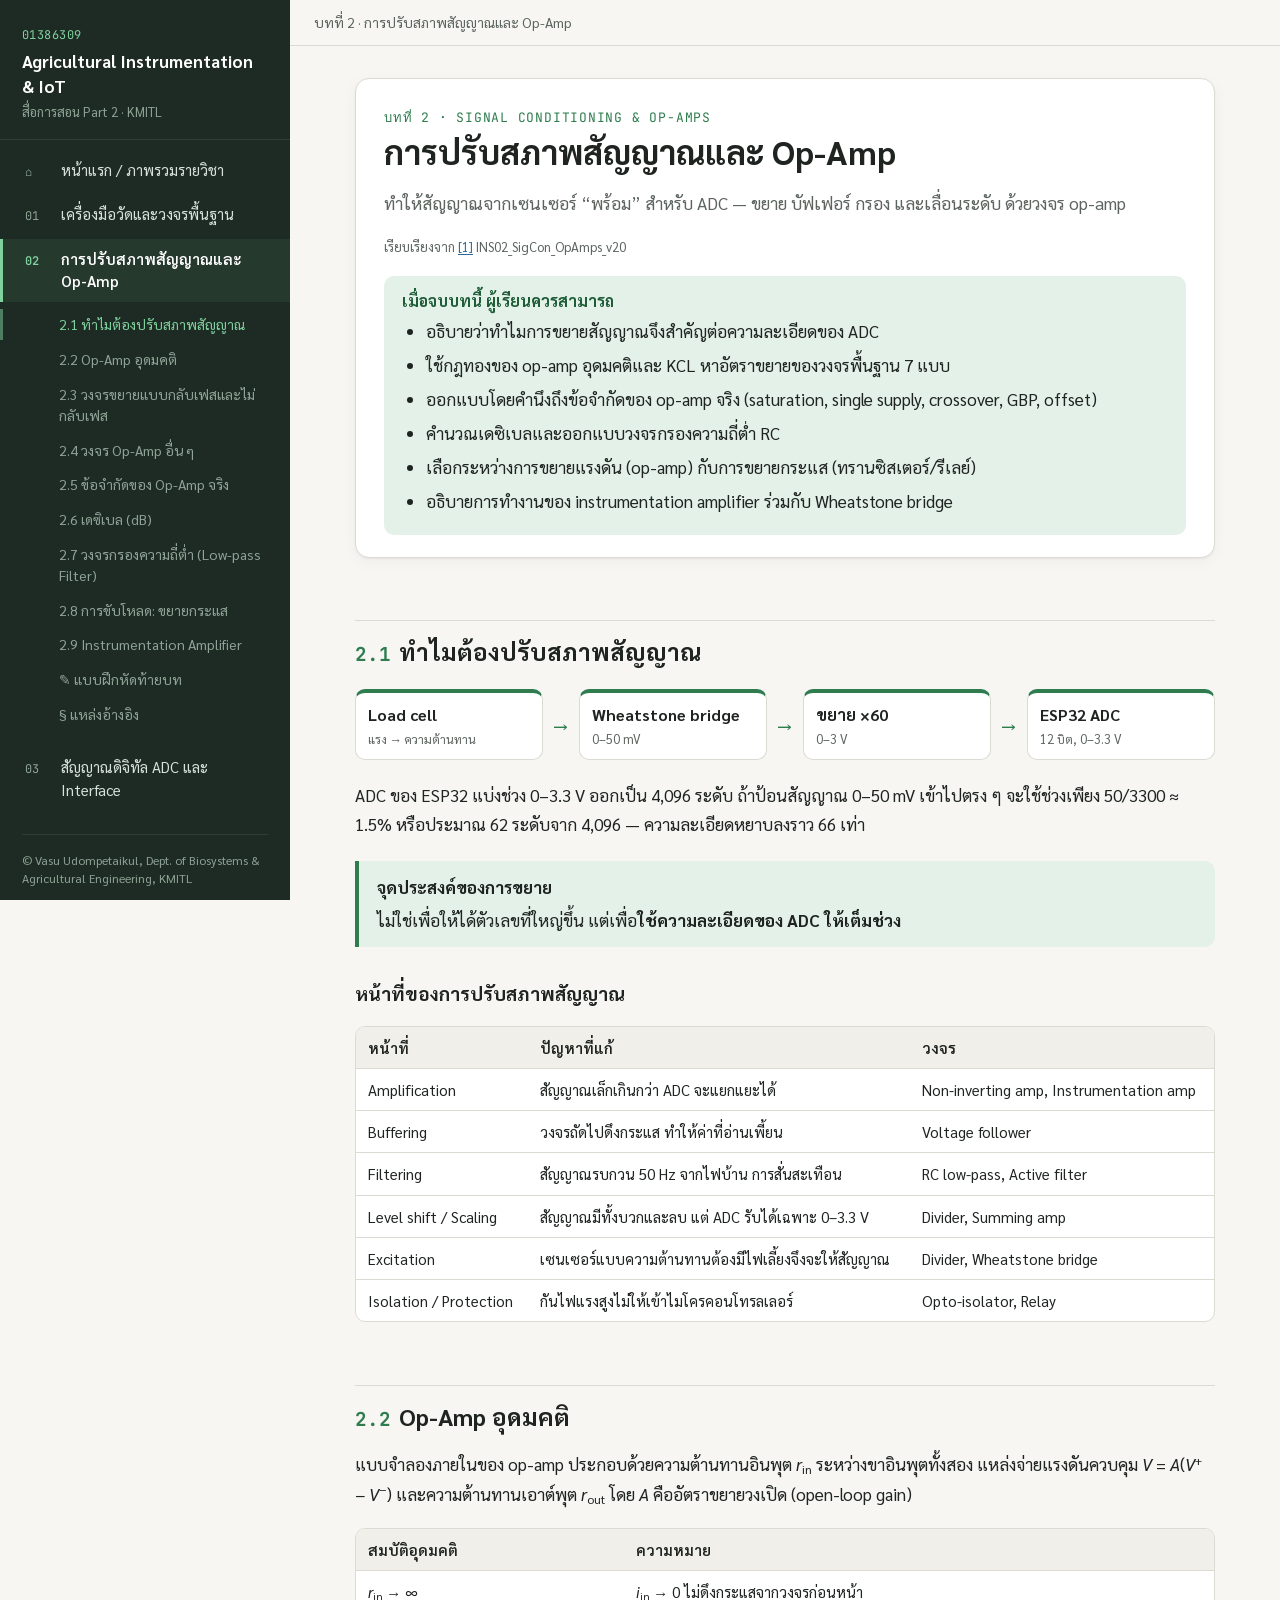
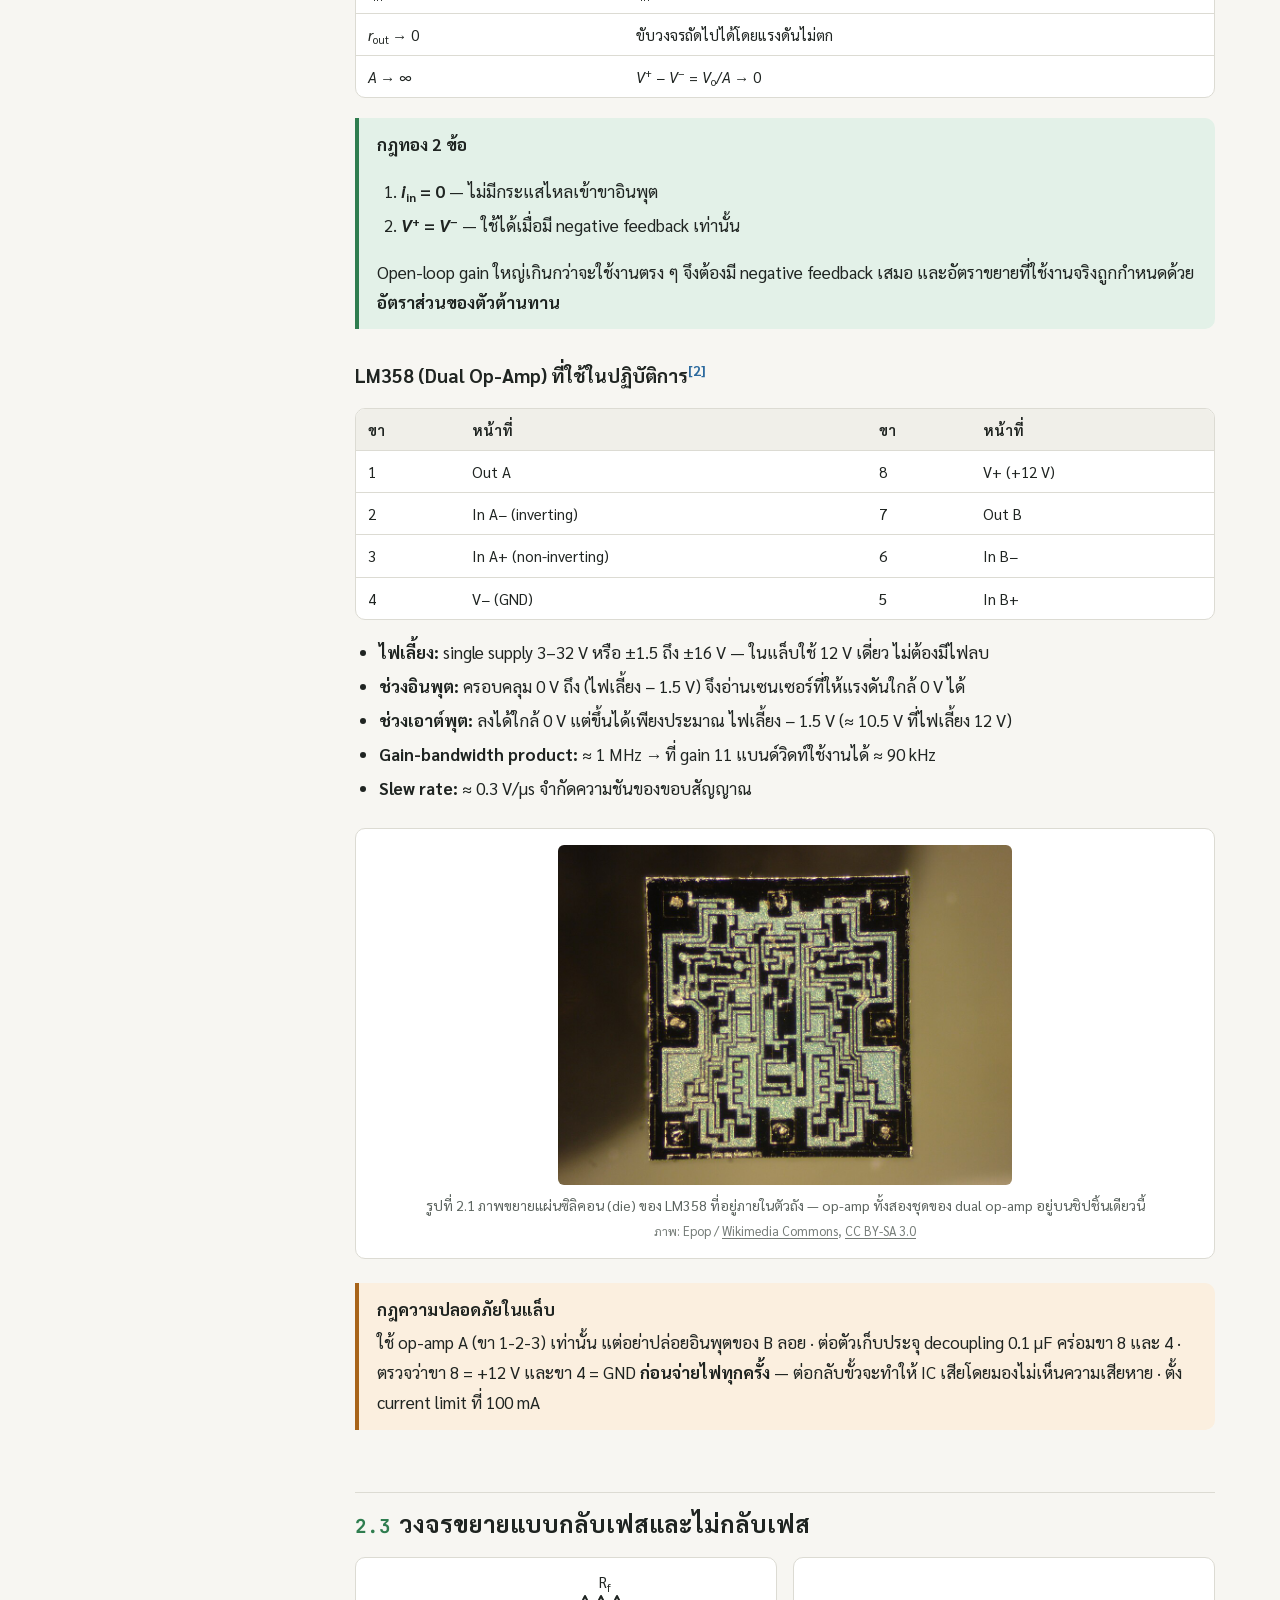
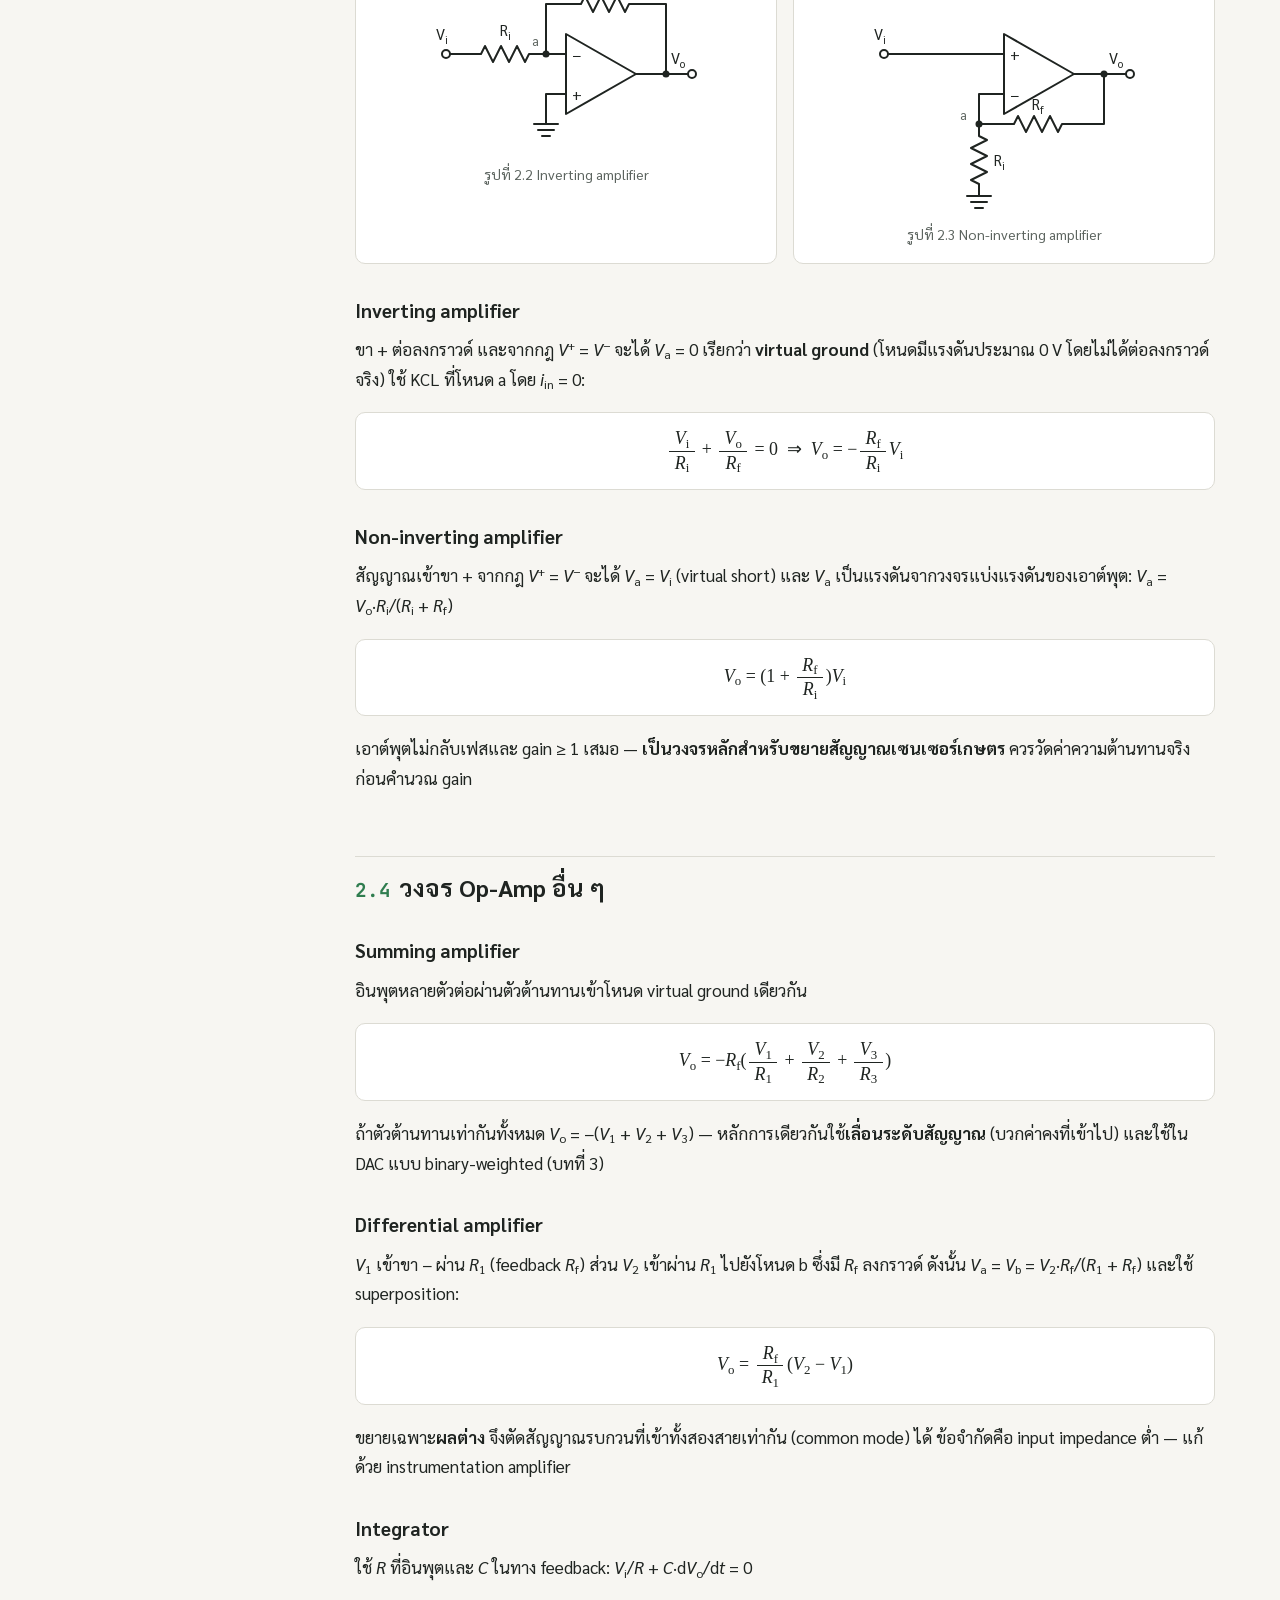
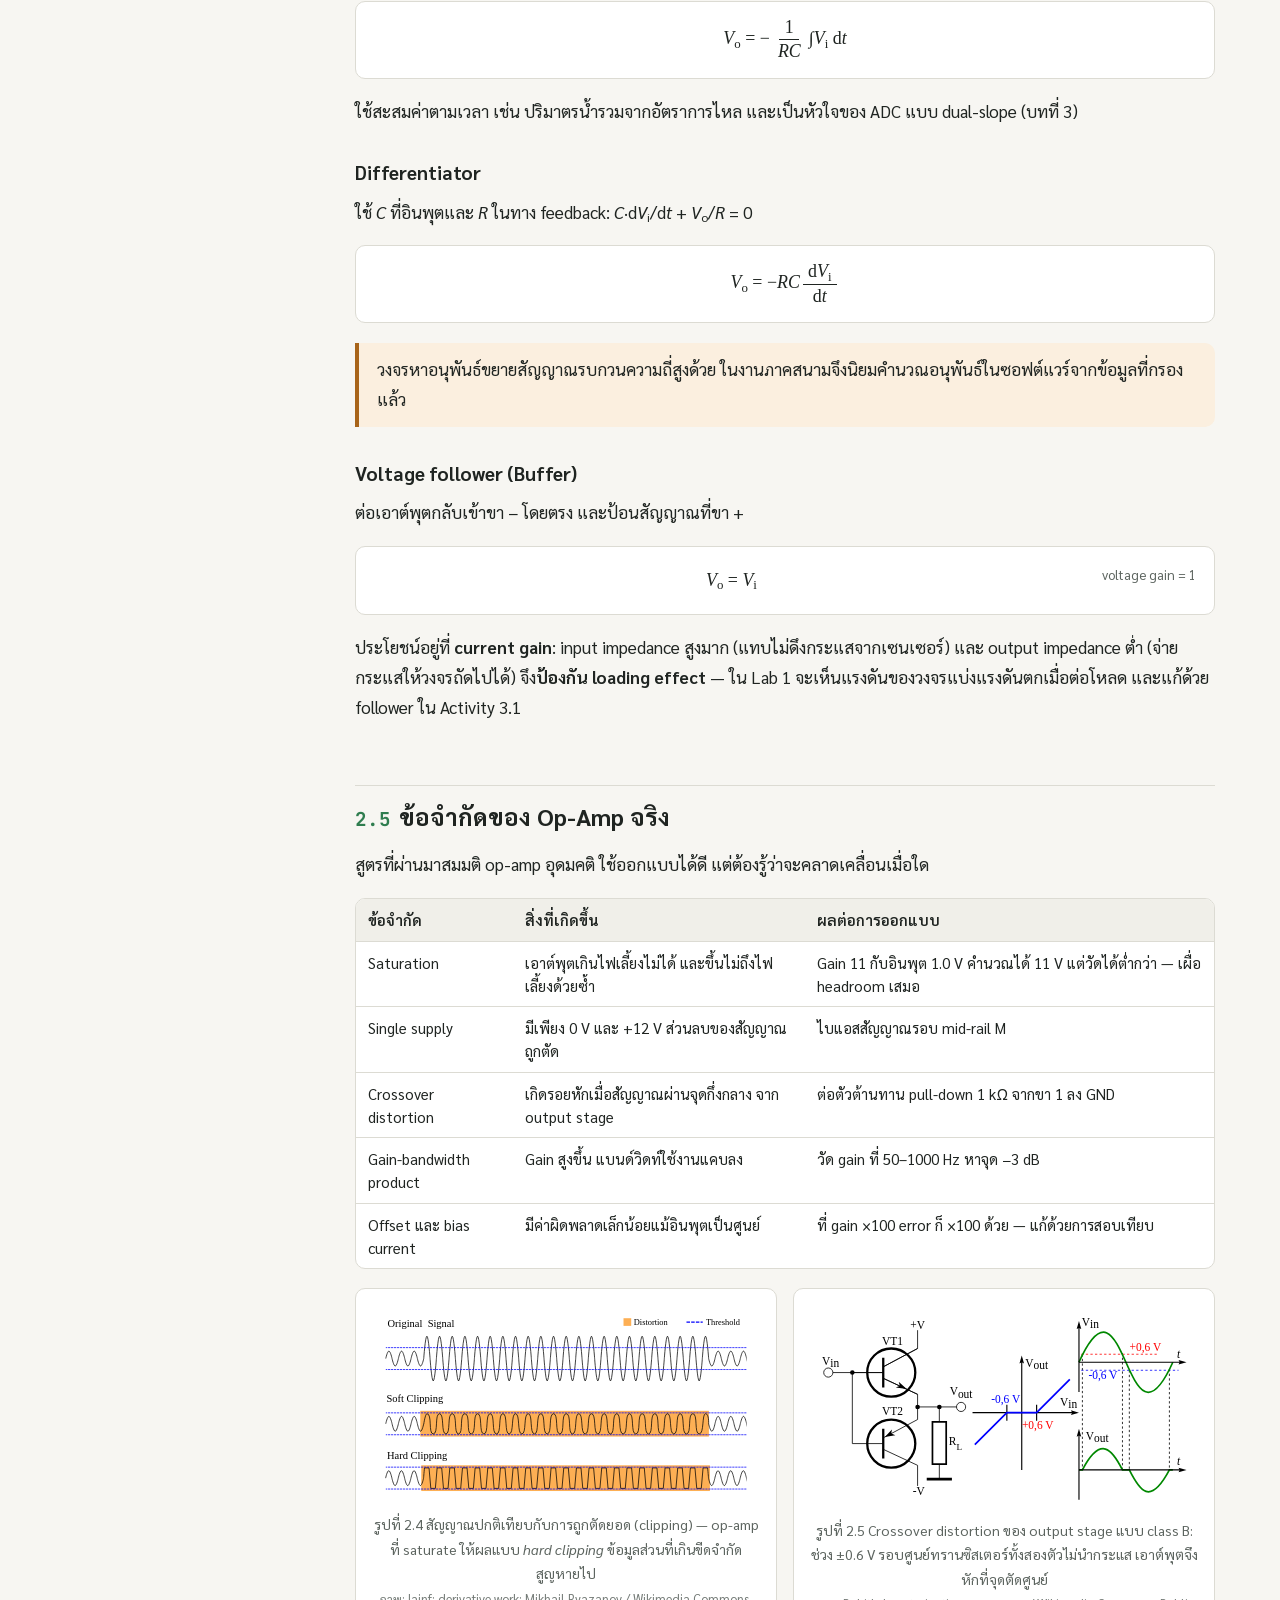
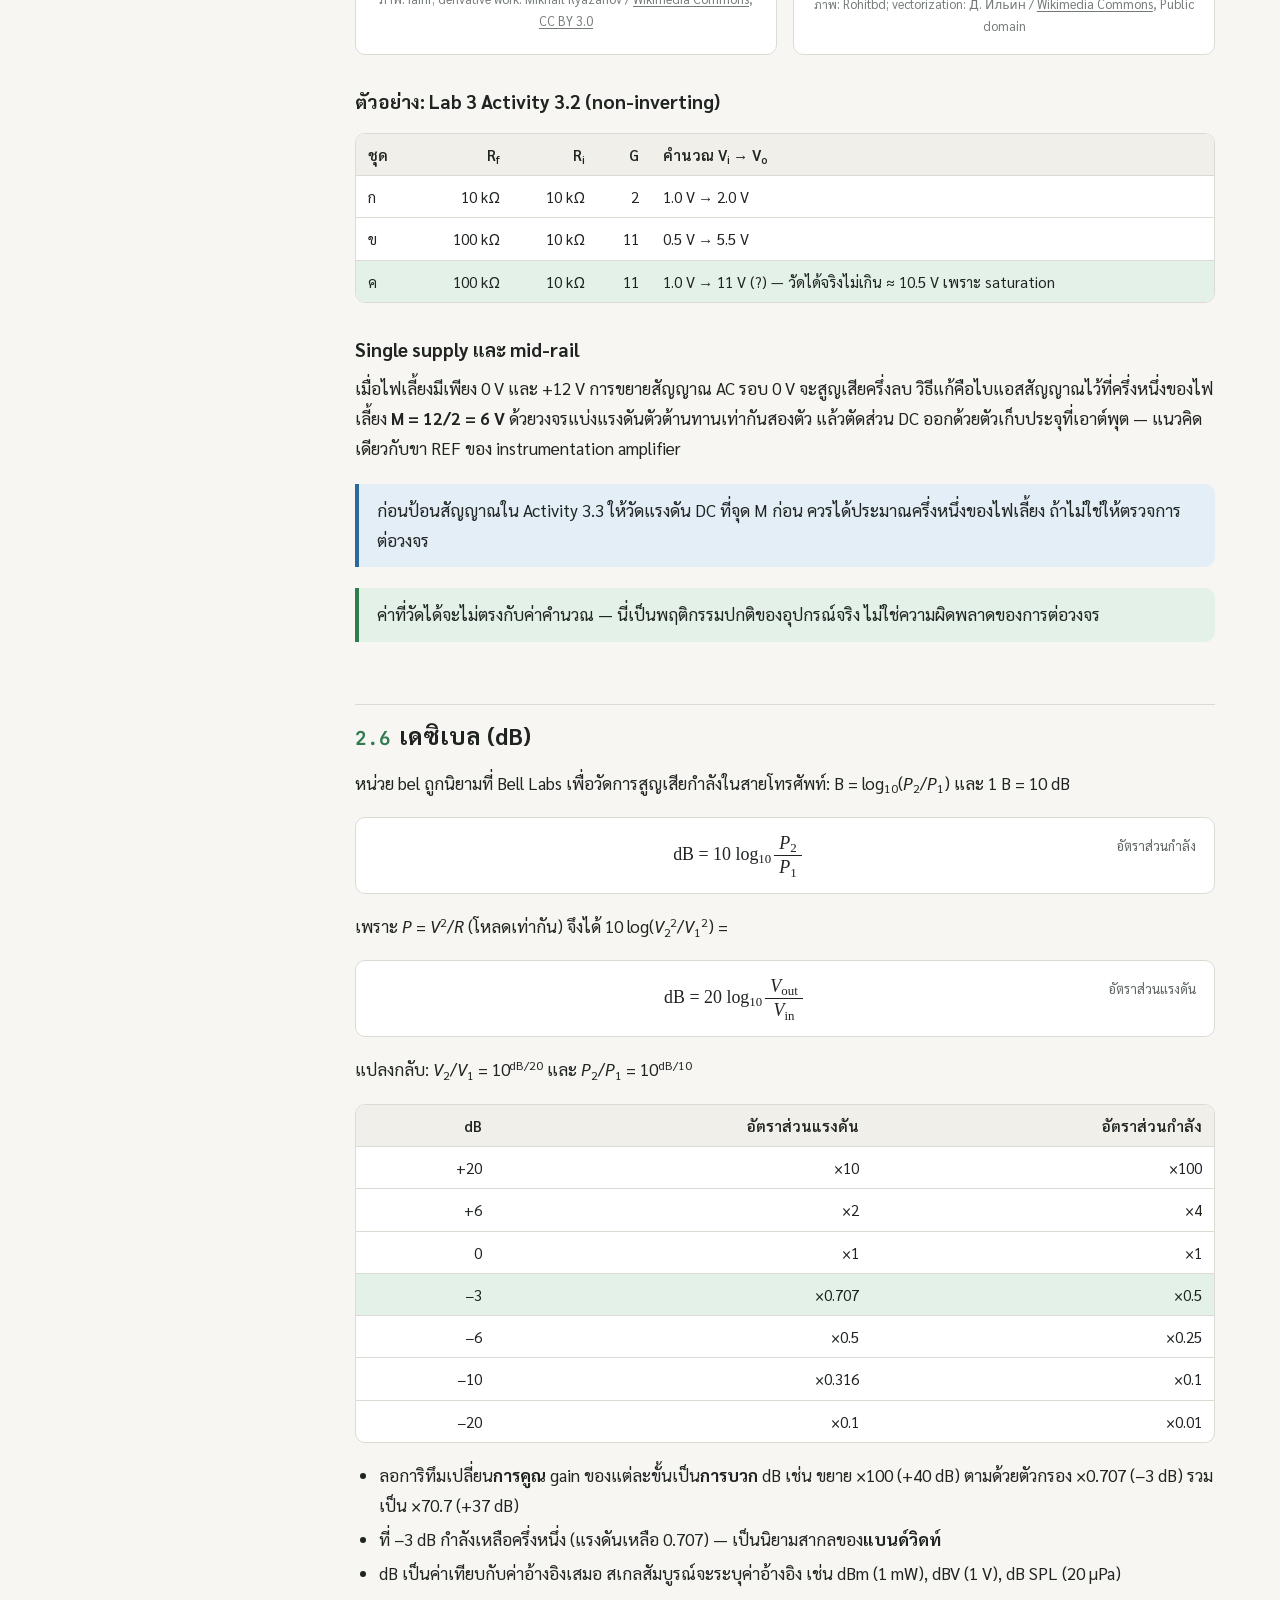
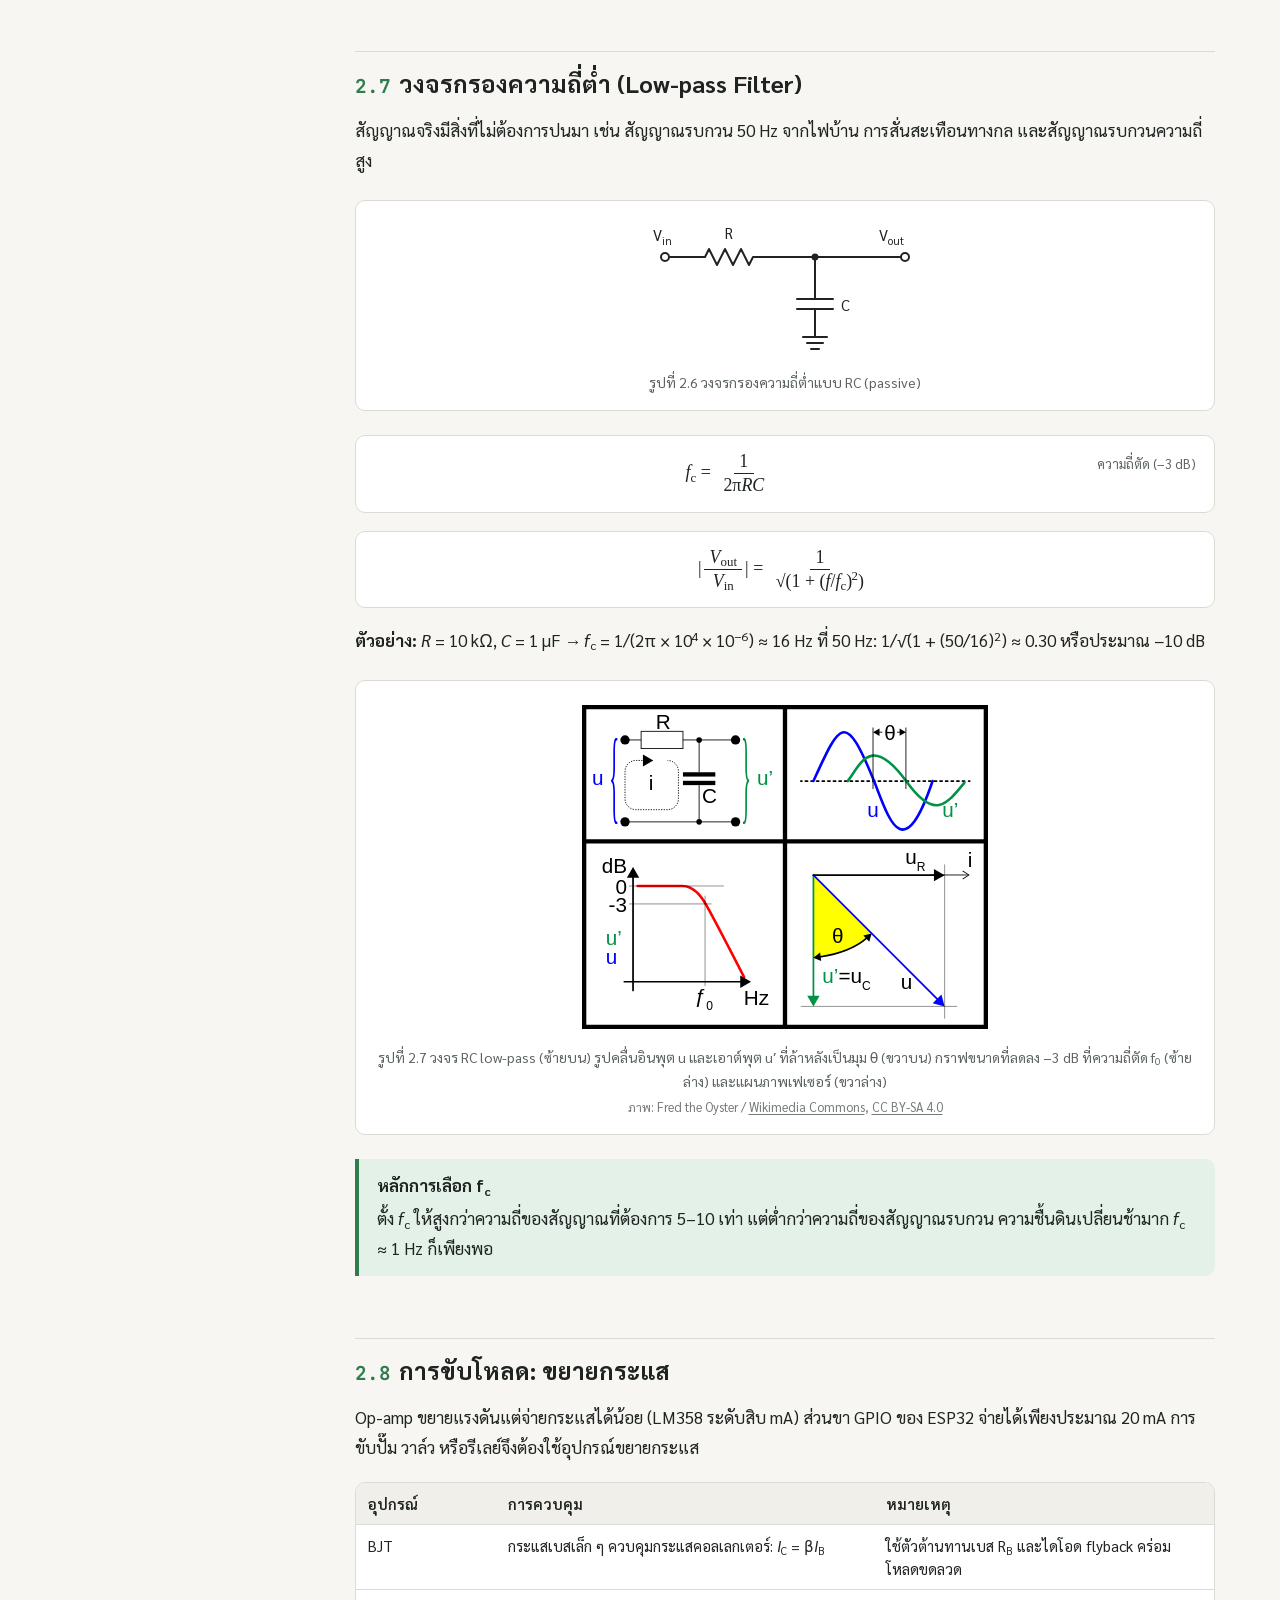
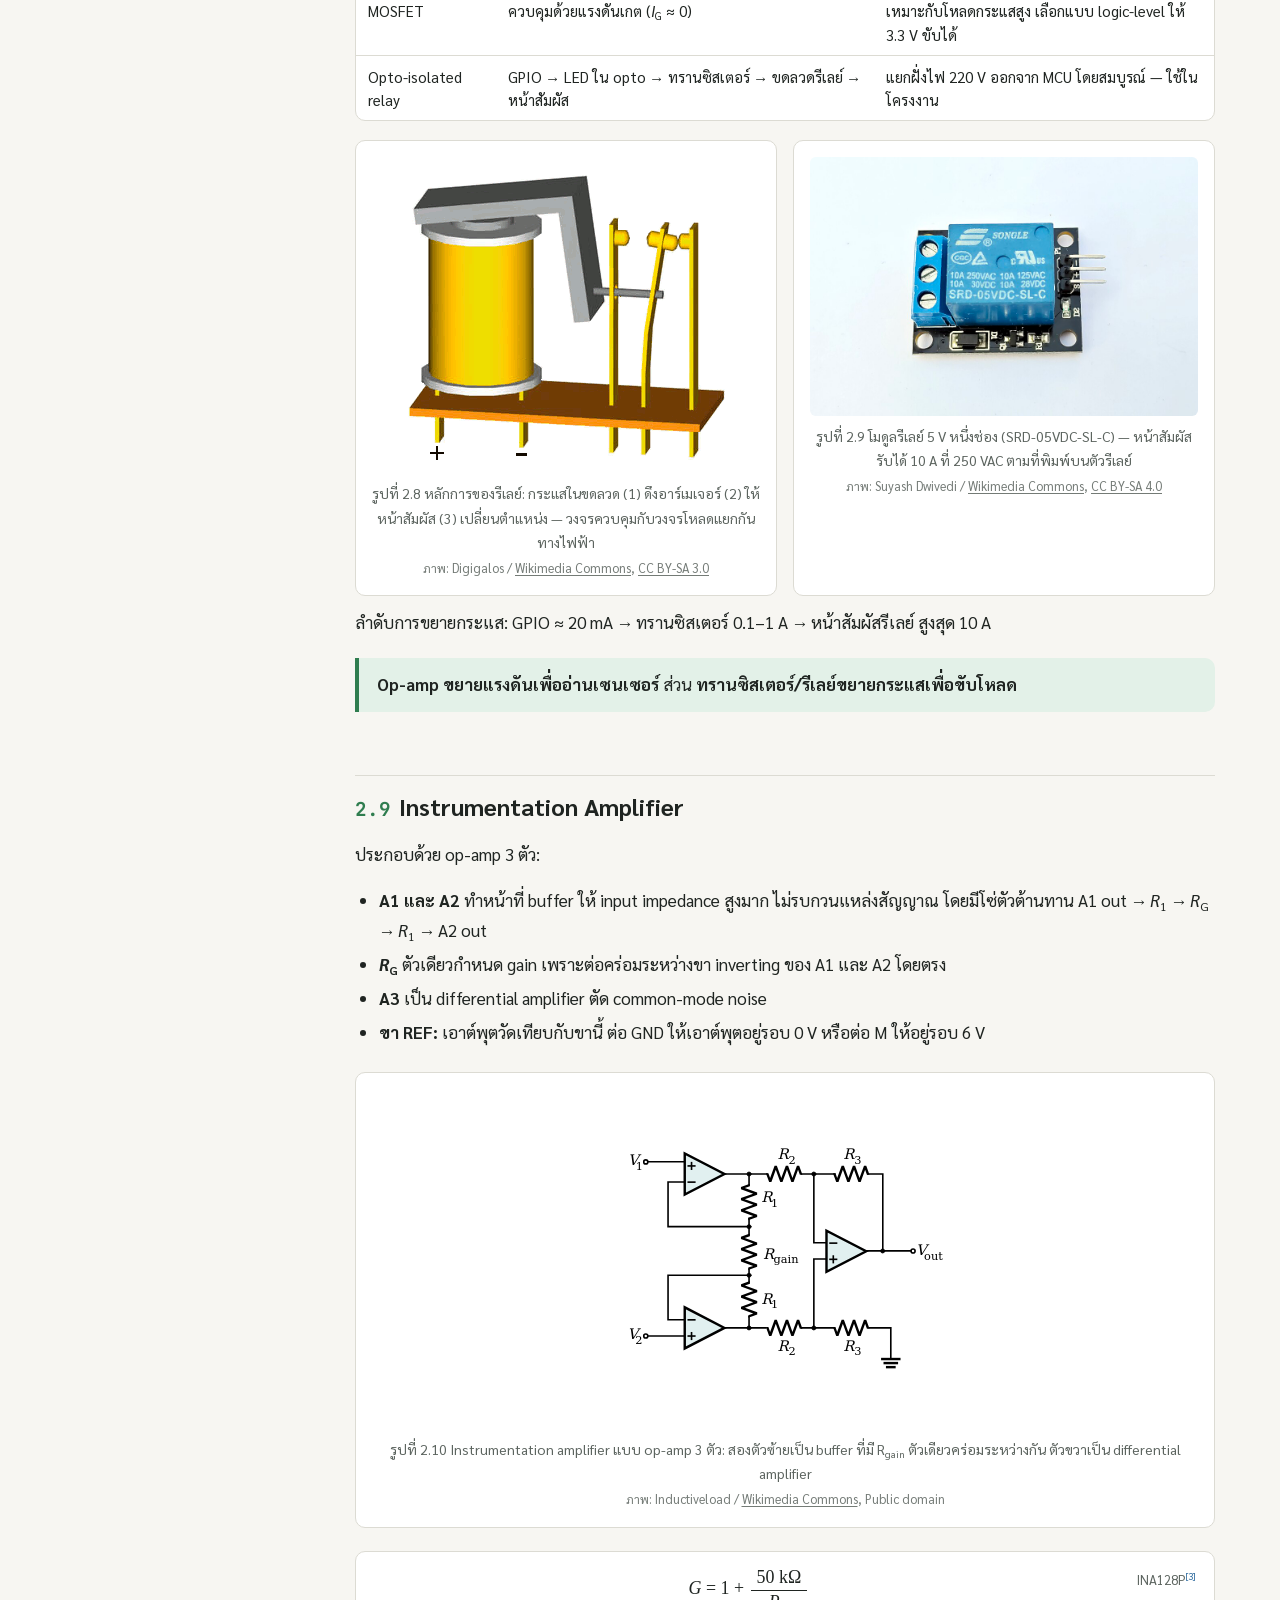
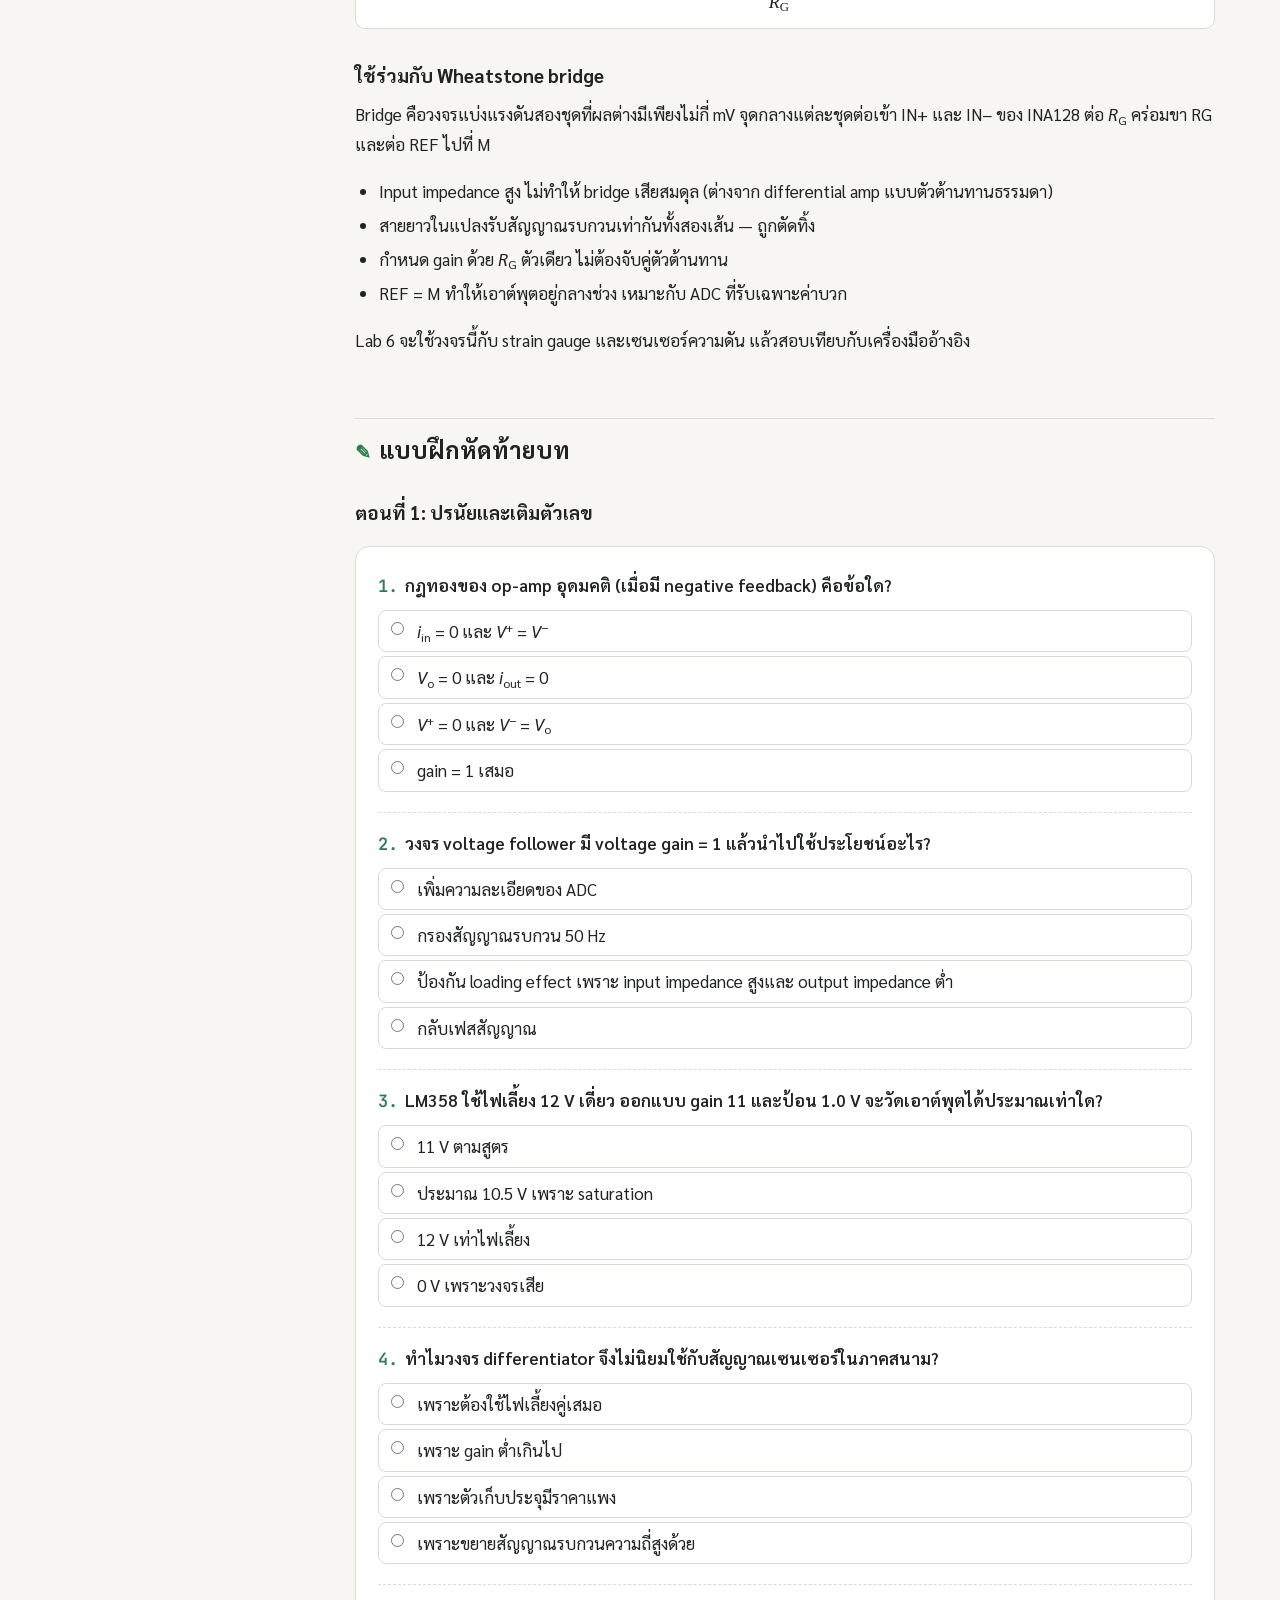
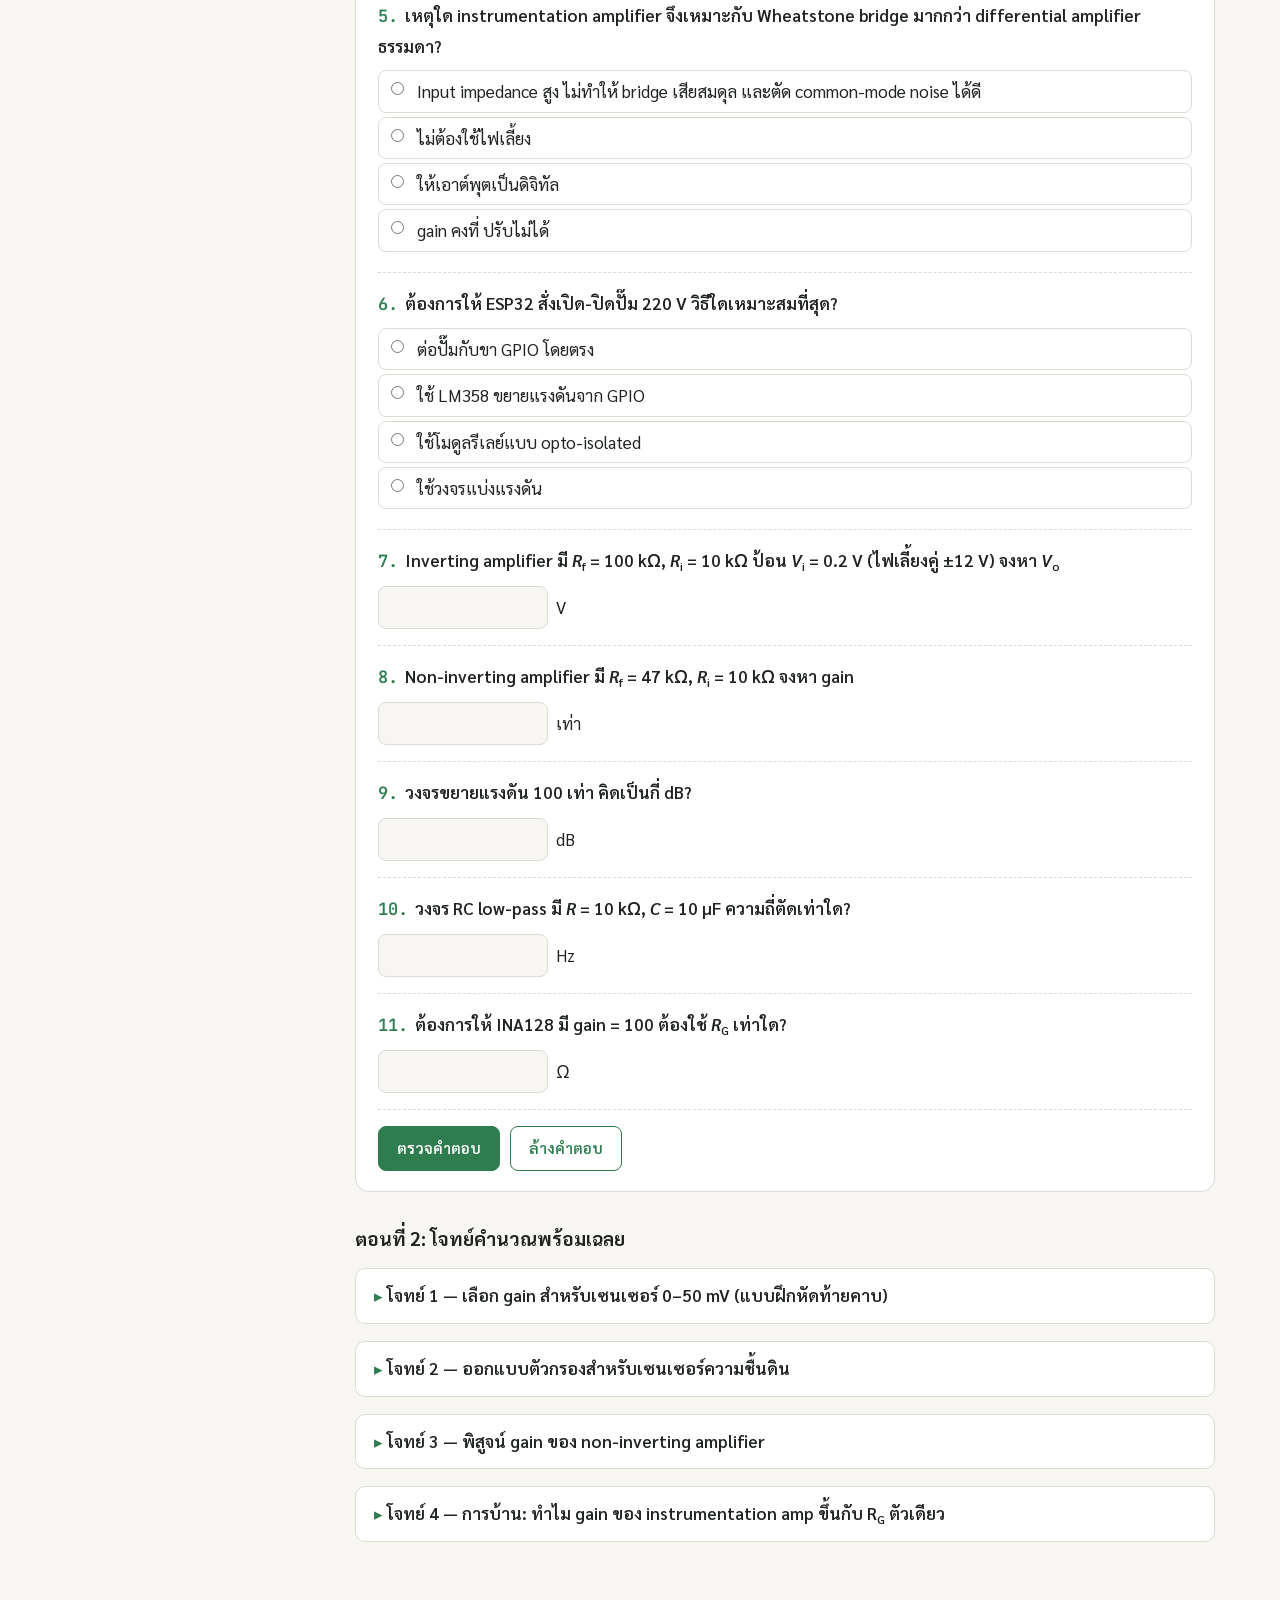
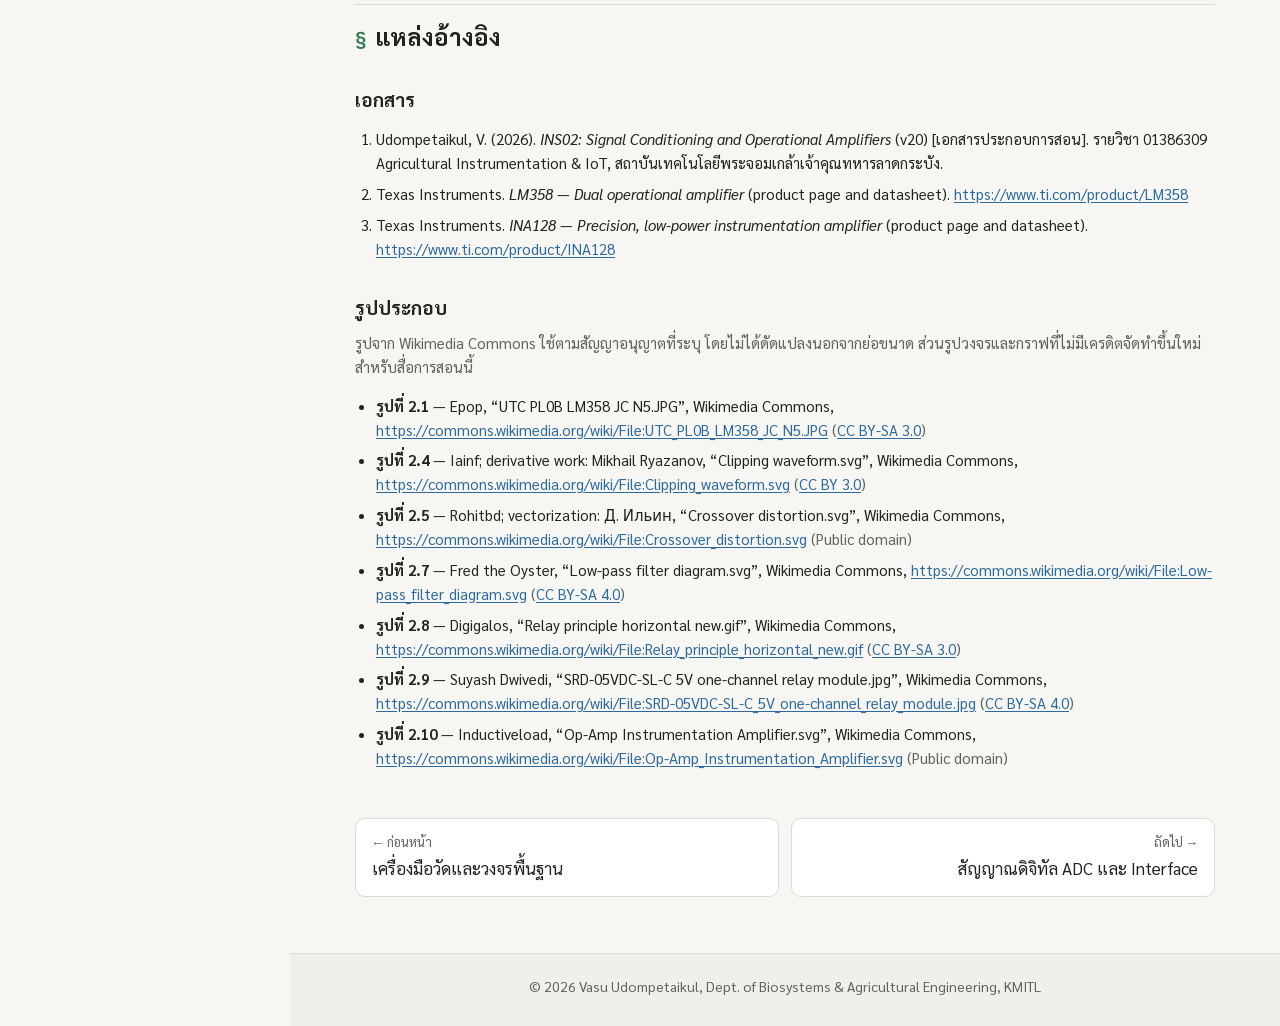
<file: ch2-opamps.html>
<!doctype html>
<html lang="th">
<head>
<meta charset="utf-8">
<meta name="viewport" content="width=device-width, initial-scale=1">
<title>บทที่ 2 การปรับสภาพสัญญาณและ Op-Amp</title>
<link rel="stylesheet" href="style.css">
<script src="sidebar.js" defer></script>
<script src="quiz.js" defer></script>
</head>
<body>
<nav id="sidebar" class="sidebar" aria-label="สารบัญ"></nav>

<div class="page">
  <header class="topbar">
    <button class="menu-btn" type="button" aria-label="เปิดเมนู">☰</button>
    <span class="crumb">บทที่ 2 · การปรับสภาพสัญญาณและ Op-Amp</span>
  </header>

  <main class="content">
    <header class="chapter-head">
      <div class="eyebrow">บทที่ 2 · Signal Conditioning &amp; Op-Amps</div>
      <h1>การปรับสภาพสัญญาณและ Op-Amp</h1>
      <p class="lead">ทำให้สัญญาณจากเซนเซอร์ “พร้อม” สำหรับ ADC — ขยาย บัฟเฟอร์ กรอง และเลื่อนระดับ ด้วยวงจร op-amp</p>
      <div class="source">เรียบเรียงจาก <a href="#ref-1">[1]</a> INS02_SigCon_OpAmps_v20</div>
      <div class="objectives">
        <h4>เมื่อจบบทนี้ ผู้เรียนควรสามารถ</h4>
        <ul>
          <li>อธิบายว่าทำไมการขยายสัญญาณจึงสำคัญต่อความละเอียดของ ADC</li>
          <li>ใช้กฎทองของ op-amp อุดมคติและ KCL หาอัตราขยายของวงจรพื้นฐาน 7 แบบ</li>
          <li>ออกแบบโดยคำนึงถึงข้อจำกัดของ op-amp จริง (saturation, single supply, crossover, GBP, offset)</li>
          <li>คำนวณเดซิเบลและออกแบบวงจรกรองความถี่ต่ำ RC</li>
          <li>เลือกระหว่างการขยายแรงดัน (op-amp) กับการขยายกระแส (ทรานซิสเตอร์/รีเลย์)</li>
          <li>อธิบายการทำงานของ instrumentation amplifier ร่วมกับ Wheatstone bridge</li>
        </ul>
      </div>
    </header>

    <!-- ===================================================== -->
    <h2 id="why"><span class="sec-no">2.1</span>ทำไมต้องปรับสภาพสัญญาณ</h2>
    <div class="chain">
      <div class="stage"><b>Load cell</b><small>แรง → ความต้านทาน</small></div>
      <div class="arrow">→</div>
      <div class="stage"><b>Wheatstone bridge</b><small>0–50 mV</small></div>
      <div class="arrow">→</div>
      <div class="stage"><b>ขยาย ×60</b><small>0–3 V</small></div>
      <div class="arrow">→</div>
      <div class="stage"><b>ESP32 ADC</b><small>12 บิต, 0–3.3 V</small></div>
    </div>
    <p>ADC ของ ESP32 แบ่งช่วง 0–3.3 V ออกเป็น 4,096 ระดับ ถ้าป้อนสัญญาณ 0–50 mV เข้าไปตรง ๆ
       จะใช้ช่วงเพียง 50/3300 ≈ 1.5% หรือประมาณ 62 ระดับจาก 4,096 — ความละเอียดหยาบลงราว 66 เท่า</p>
    <div class="callout key">
      <span class="title">จุดประสงค์ของการขยาย</span>
      ไม่ใช่เพื่อให้ได้ตัวเลขที่ใหญ่ขึ้น แต่เพื่อ<strong>ใช้ความละเอียดของ ADC ให้เต็มช่วง</strong>
    </div>

    <h3>หน้าที่ของการปรับสภาพสัญญาณ</h3>
    <div class="table-wrap">
      <table>
        <thead><tr><th>หน้าที่</th><th>ปัญหาที่แก้</th><th>วงจร</th></tr></thead>
        <tbody>
          <tr><td>Amplification</td><td>สัญญาณเล็กเกินกว่า ADC จะแยกแยะได้</td><td>Non-inverting amp, Instrumentation amp</td></tr>
          <tr><td>Buffering</td><td>วงจรถัดไปดึงกระแส ทำให้ค่าที่อ่านเพี้ยน</td><td>Voltage follower</td></tr>
          <tr><td>Filtering</td><td>สัญญาณรบกวน 50 Hz จากไฟบ้าน การสั่นสะเทือน</td><td>RC low-pass, Active filter</td></tr>
          <tr><td>Level shift / Scaling</td><td>สัญญาณมีทั้งบวกและลบ แต่ ADC รับได้เฉพาะ 0–3.3 V</td><td>Divider, Summing amp</td></tr>
          <tr><td>Excitation</td><td>เซนเซอร์แบบความต้านทานต้องมีไฟเลี้ยงจึงจะให้สัญญาณ</td><td>Divider, Wheatstone bridge</td></tr>
          <tr><td>Isolation / Protection</td><td>กันไฟแรงสูงไม่ให้เข้าไมโครคอนโทรลเลอร์</td><td>Opto-isolator, Relay</td></tr>
        </tbody>
      </table>
    </div>

    <!-- ===================================================== -->
    <h2 id="ideal"><span class="sec-no">2.2</span>Op-Amp อุดมคติ</h2>
    <p>แบบจำลองภายในของ op-amp ประกอบด้วยความต้านทานอินพุต <var>r</var><sub>in</sub> ระหว่างขาอินพุตทั้งสอง
       แหล่งจ่ายแรงดันควบคุม <var>V</var> = <var>A</var>(<var>V</var><sup>+</sup> − <var>V</var><sup>−</sup>) และความต้านทานเอาต์พุต <var>r</var><sub>out</sub>
       โดย <var>A</var> คืออัตราขยายวงเปิด (open-loop gain)</p>
    <div class="table-wrap">
      <table>
        <thead><tr><th>สมบัติอุดมคติ</th><th>ความหมาย</th></tr></thead>
        <tbody>
          <tr><td><var>r</var><sub>in</sub> → ∞</td><td><var>i</var><sub>in</sub> → 0 ไม่ดึงกระแสจากวงจรก่อนหน้า</td></tr>
          <tr><td><var>r</var><sub>out</sub> → 0</td><td>ขับวงจรถัดไปได้โดยแรงดันไม่ตก</td></tr>
          <tr><td><var>A</var> → ∞</td><td><var>V</var><sup>+</sup> − <var>V</var><sup>−</sup> = <var>V</var><sub>o</sub>/<var>A</var> → 0</td></tr>
        </tbody>
      </table>
    </div>
    <div class="callout key">
      <span class="title">กฎทอง 2 ข้อ</span>
      <ol>
        <li><strong><var>i</var><sub>in</sub> = 0</strong> — ไม่มีกระแสไหลเข้าขาอินพุต</li>
        <li><strong><var>V</var><sup>+</sup> = <var>V</var><sup>−</sup></strong> — ใช้ได้เมื่อมี negative feedback เท่านั้น</li>
      </ol>
      Open-loop gain ใหญ่เกินกว่าจะใช้งานตรง ๆ จึงต้องมี negative feedback เสมอ และอัตราขยายที่ใช้งานจริงถูกกำหนดด้วย<strong>อัตราส่วนของตัวต้านทาน</strong>
    </div>

    <h3>LM358 (Dual Op-Amp) ที่ใช้ในปฏิบัติการ<a class="cite" href="#ref-2">[2]</a></h3>
    <div class="table-wrap">
      <table>
        <thead><tr><th>ขา</th><th>หน้าที่</th><th>ขา</th><th>หน้าที่</th></tr></thead>
        <tbody>
          <tr><td>1</td><td>Out A</td><td>8</td><td>V+ (+12 V)</td></tr>
          <tr><td>2</td><td>In A− (inverting)</td><td>7</td><td>Out B</td></tr>
          <tr><td>3</td><td>In A+ (non-inverting)</td><td>6</td><td>In B−</td></tr>
          <tr><td>4</td><td>V− (GND)</td><td>5</td><td>In B+</td></tr>
        </tbody>
      </table>
    </div>
    <ul>
      <li><strong>ไฟเลี้ยง:</strong> single supply 3–32 V หรือ ±1.5 ถึง ±16 V — ในแล็บใช้ 12 V เดี่ยว ไม่ต้องมีไฟลบ</li>
      <li><strong>ช่วงอินพุต:</strong> ครอบคลุม 0 V ถึง (ไฟเลี้ยง − 1.5 V) จึงอ่านเซนเซอร์ที่ให้แรงดันใกล้ 0 V ได้</li>
      <li><strong>ช่วงเอาต์พุต:</strong> ลงได้ใกล้ 0 V แต่ขึ้นได้เพียงประมาณ ไฟเลี้ยง − 1.5 V (≈ 10.5 V ที่ไฟเลี้ยง 12 V)</li>
      <li><strong>Gain-bandwidth product:</strong> ≈ 1 MHz → ที่ gain 11 แบนด์วิดท์ใช้งานได้ ≈ 90 kHz</li>
      <li><strong>Slew rate:</strong> ≈ 0.3 V/µs จำกัดความชันของขอบสัญญาณ</li>
    </ul>
    <figure class="photo">
      <img src="images/ch2-lm358-dip.jpg" alt="ภาพขยายแผ่นซิลิคอน (die) ของ LM358 ที่อยู่ภายในตัวถัง — op-amp ทั้งสองชุดของ dual op-amp อยู่บนชิปชิ้นเดียวนี้" loading="lazy">
      <figcaption>รูปที่ 2.1 ภาพขยายแผ่นซิลิคอน (die) ของ LM358 ที่อยู่ภายในตัวถัง — op-amp ทั้งสองชุดของ dual op-amp อยู่บนชิปชิ้นเดียวนี้
        <span class="credit">ภาพ: Epop / <a href="https://commons.wikimedia.org/wiki/File:UTC_PL0B_LM358_JC_N5.JPG">Wikimedia Commons</a>, <a href="https://creativecommons.org/licenses/by-sa/3.0" rel="license">CC BY-SA 3.0</a></span></figcaption>
    </figure>
    <div class="callout warn">
      <span class="title">กฎความปลอดภัยในแล็บ</span>
      ใช้ op-amp A (ขา 1-2-3) เท่านั้น แต่อย่าปล่อยอินพุตของ B ลอย · ต่อตัวเก็บประจุ decoupling 0.1 µF คร่อมขา 8 และ 4 ·
      ตรวจว่าขา 8 = +12 V และขา 4 = GND <strong>ก่อนจ่ายไฟทุกครั้ง</strong> — ต่อกลับขั้วจะทำให้ IC เสียโดยมองไม่เห็นความเสียหาย ·
      ตั้ง current limit ที่ 100 mA
    </div>

    <!-- ===================================================== -->
    <h2 id="amplifiers"><span class="sec-no">2.3</span>วงจรขยายแบบกลับเฟสและไม่กลับเฟส</h2>

    <div class="fig-row">
      <figure>
        <svg viewBox="0 0 280 180" width="280" role="img" aria-label="วงจรขยายแบบกลับเฟส">
          <circle class="term" cx="20" cy="80" r="4"/>
          <path class="wire" d="M24 80 H55 l4 -8 l8 16 l8 -16 l8 16 l8 -16 l8 16 l4 -8 H140"/>
          <path class="wire" d="M120 80 V30 H155 l4 -8 l8 16 l8 -16 l8 16 l8 -16 l8 16 l4 -8 H240 V100"/>
          <path class="comp" d="M140 60 L140 140 L210 100 Z"/>
          <text class="lbl" x="146" y="86">−</text>
          <text class="lbl" x="146" y="126">+</text>
          <path class="wire" d="M210 100 H262"/>
          <circle class="term" cx="266" cy="100" r="4"/>
          <path class="wire" d="M140 120 H120 V150 M108 150 H132 M112 156 H128 M116 162 H124"/>
          <circle class="dot" cx="120" cy="80" r="3.5"/>
          <circle class="dot" cx="240" cy="100" r="3.5"/>
          <text class="lbl" x="10" y="66">V<tspan font-size="11" dy="4">i</tspan></text>
          <text class="lbl" x="79" y="62" text-anchor="middle">R<tspan font-size="11" dy="4">i</tspan></text>
          <text class="lbl" x="179" y="14" text-anchor="middle">R<tspan font-size="11" dy="4">f</tspan></text>
          <text class="lbl-sm" x="106" y="72">a</text>
          <text class="lbl" x="252" y="90" text-anchor="middle">V<tspan font-size="11" dy="4">o</tspan></text>
        </svg>
        <figcaption>รูปที่ 2.2 Inverting amplifier</figcaption>
      </figure>
      <figure>
        <svg viewBox="0 0 280 240" width="280" role="img" aria-label="วงจรขยายแบบไม่กลับเฟส">
          <circle class="term" cx="20" cy="80" r="4"/>
          <path class="wire" d="M24 80 H140"/>
          <path class="comp" d="M140 60 L140 140 L210 100 Z"/>
          <text class="lbl" x="146" y="86">+</text>
          <text class="lbl" x="146" y="126">−</text>
          <path class="wire" d="M140 120 H115 V150"/>
          <path class="wire" d="M115 150 H150 l4 -8 l8 16 l8 -16 l8 16 l8 -16 l8 16 l4 -8 H240 V100"/>
          <path class="wire" d="M115 150 V162 l8 4 l-16 8 l16 8 l-16 8 l16 8 l-16 8 l8 4 V222 M103 222 H127 M107 228 H123 M111 234 H119"/>
          <path class="wire" d="M210 100 H262"/>
          <circle class="term" cx="266" cy="100" r="4"/>
          <circle class="dot" cx="115" cy="150" r="3.5"/>
          <circle class="dot" cx="240" cy="100" r="3.5"/>
          <text class="lbl" x="10" y="66">V<tspan font-size="11" dy="4">i</tspan></text>
          <text class="lbl" x="174" y="136" text-anchor="middle">R<tspan font-size="11" dy="4">f</tspan></text>
          <text class="lbl" x="130" y="192">R<tspan font-size="11" dy="4">i</tspan></text>
          <text class="lbl-sm" x="96" y="146">a</text>
          <text class="lbl" x="252" y="90" text-anchor="middle">V<tspan font-size="11" dy="4">o</tspan></text>
        </svg>
        <figcaption>รูปที่ 2.3 Non-inverting amplifier</figcaption>
      </figure>
    </div>

    <h3>Inverting amplifier</h3>
    <p>ขา + ต่อลงกราวด์ และจากกฎ <var>V</var><sup>+</sup> = <var>V</var><sup>−</sup> จะได้ <var>V</var><sub>a</sub> = 0 เรียกว่า <strong>virtual ground</strong>
       (โหนดมีแรงดันประมาณ 0 V โดยไม่ได้ต่อลงกราวด์จริง) ใช้ KCL ที่โหนด a โดย <var>i</var><sub>in</sub> = 0:</p>
    <div class="eq"><span class="frac"><span><var>V</var><sub>i</sub></span><span><var>R</var><sub>i</sub></span></span> + <span class="frac"><span><var>V</var><sub>o</sub></span><span><var>R</var><sub>f</sub></span></span> = 0
      &nbsp;⇒&nbsp; <var>V</var><sub>o</sub> = −<span class="frac"><span><var>R</var><sub>f</sub></span><span><var>R</var><sub>i</sub></span></span><var>V</var><sub>i</sub></div>

    <h3>Non-inverting amplifier</h3>
    <p>สัญญาณเข้าขา + จากกฎ <var>V</var><sup>+</sup> = <var>V</var><sup>−</sup> จะได้ <var>V</var><sub>a</sub> = <var>V</var><sub>i</sub> (virtual short)
       และ <var>V</var><sub>a</sub> เป็นแรงดันจากวงจรแบ่งแรงดันของเอาต์พุต: <var>V</var><sub>a</sub> = <var>V</var><sub>o</sub>·<var>R</var><sub>i</sub>/(<var>R</var><sub>i</sub> + <var>R</var><sub>f</sub>)</p>
    <div class="eq"><var>V</var><sub>o</sub> = <span>(</span>1 + <span class="frac"><span><var>R</var><sub>f</sub></span><span><var>R</var><sub>i</sub></span></span><span>)</span><var>V</var><sub>i</sub></div>
    <p>เอาต์พุตไม่กลับเฟสและ gain ≥ 1 เสมอ — <strong>เป็นวงจรหลักสำหรับขยายสัญญาณเซนเซอร์เกษตร</strong>
       ควรวัดค่าความต้านทานจริงก่อนคำนวณ gain</p>

    <!-- ===================================================== -->
    <h2 id="other-circuits"><span class="sec-no">2.4</span>วงจร Op-Amp อื่น ๆ</h2>

    <h3>Summing amplifier</h3>
    <p>อินพุตหลายตัวต่อผ่านตัวต้านทานเข้าโหนด virtual ground เดียวกัน</p>
    <div class="eq"><var>V</var><sub>o</sub> = −<var>R</var><sub>f</sub><span>(</span><span class="frac"><span><var>V</var><sub>1</sub></span><span><var>R</var><sub>1</sub></span></span> + <span class="frac"><span><var>V</var><sub>2</sub></span><span><var>R</var><sub>2</sub></span></span> + <span class="frac"><span><var>V</var><sub>3</sub></span><span><var>R</var><sub>3</sub></span></span><span>)</span></div>
    <p>ถ้าตัวต้านทานเท่ากันทั้งหมด <var>V</var><sub>o</sub> = −(<var>V</var><sub>1</sub> + <var>V</var><sub>2</sub> + <var>V</var><sub>3</sub>) — หลักการเดียวกันใช้<strong>เลื่อนระดับสัญญาณ</strong> (บวกค่าคงที่เข้าไป)
       และใช้ใน DAC แบบ binary-weighted (บทที่ 3)</p>

    <h3>Differential amplifier</h3>
    <p><var>V</var><sub>1</sub> เข้าขา − ผ่าน <var>R</var><sub>1</sub> (feedback <var>R</var><sub>f</sub>) ส่วน <var>V</var><sub>2</sub> เข้าผ่าน <var>R</var><sub>1</sub> ไปยังโหนด b ซึ่งมี <var>R</var><sub>f</sub> ลงกราวด์
       ดังนั้น <var>V</var><sub>a</sub> = <var>V</var><sub>b</sub> = <var>V</var><sub>2</sub>·<var>R</var><sub>f</sub>/(<var>R</var><sub>1</sub> + <var>R</var><sub>f</sub>) และใช้ superposition:</p>
    <div class="eq"><var>V</var><sub>o</sub> = <span class="frac"><span><var>R</var><sub>f</sub></span><span><var>R</var><sub>1</sub></span></span>(<var>V</var><sub>2</sub> − <var>V</var><sub>1</sub>)</div>
    <p>ขยายเฉพาะ<strong>ผลต่าง</strong> จึงตัดสัญญาณรบกวนที่เข้าทั้งสองสายเท่ากัน (common mode) ได้
       ข้อจำกัดคือ input impedance ต่ำ — แก้ด้วย instrumentation amplifier</p>

    <h3>Integrator</h3>
    <p>ใช้ <var>R</var> ที่อินพุตและ <var>C</var> ในทาง feedback: <var>V</var><sub>i</sub>/<var>R</var> + <var>C</var>·d<var>V</var><sub>o</sub>/d<var>t</var> = 0</p>
    <div class="eq"><var>V</var><sub>o</sub> = −<span class="frac"><span>1</span><span><var>RC</var></span></span>∫<var>V</var><sub>i</sub> d<var>t</var></div>
    <p>ใช้สะสมค่าตามเวลา เช่น ปริมาตรน้ำรวมจากอัตราการไหล และเป็นหัวใจของ ADC แบบ dual-slope (บทที่ 3)</p>

    <h3>Differentiator</h3>
    <p>ใช้ <var>C</var> ที่อินพุตและ <var>R</var> ในทาง feedback: <var>C</var>·d<var>V</var><sub>i</sub>/d<var>t</var> + <var>V</var><sub>o</sub>/<var>R</var> = 0</p>
    <div class="eq"><var>V</var><sub>o</sub> = −<var>RC</var><span class="frac"><span>d<var>V</var><sub>i</sub></span><span>d<var>t</var></span></span></div>
    <div class="callout warn">วงจรหาอนุพันธ์ขยายสัญญาณรบกวนความถี่สูงด้วย ในงานภาคสนามจึงนิยมคำนวณอนุพันธ์ในซอฟต์แวร์จากข้อมูลที่กรองแล้ว</div>

    <h3>Voltage follower (Buffer)</h3>
    <p>ต่อเอาต์พุตกลับเข้าขา − โดยตรง และป้อนสัญญาณที่ขา +</p>
    <div class="eq"><var>V</var><sub>o</sub> = <var>V</var><sub>i</sub> <span class="label">voltage gain = 1</span></div>
    <p>ประโยชน์อยู่ที่ <strong>current gain</strong>: input impedance สูงมาก (แทบไม่ดึงกระแสจากเซนเซอร์) และ output impedance ต่ำ (จ่ายกระแสให้วงจรถัดไปได้)
       จึง<strong>ป้องกัน loading effect</strong> — ใน Lab 1 จะเห็นแรงดันของวงจรแบ่งแรงดันตกเมื่อต่อโหลด และแก้ด้วย follower ใน Activity 3.1</p>

    <!-- ===================================================== -->
    <h2 id="real-opamp"><span class="sec-no">2.5</span>ข้อจำกัดของ Op-Amp จริง</h2>
    <p>สูตรที่ผ่านมาสมมติ op-amp อุดมคติ ใช้ออกแบบได้ดี แต่ต้องรู้ว่าจะคลาดเคลื่อนเมื่อใด</p>
    <div class="table-wrap">
      <table>
        <thead><tr><th>ข้อจำกัด</th><th>สิ่งที่เกิดขึ้น</th><th>ผลต่อการออกแบบ</th></tr></thead>
        <tbody>
          <tr><td>Saturation</td><td>เอาต์พุตเกินไฟเลี้ยงไม่ได้ และขึ้นไม่ถึงไฟเลี้ยงด้วยซ้ำ</td><td>Gain 11 กับอินพุต 1.0 V คำนวณได้ 11 V แต่วัดได้ต่ำกว่า — เผื่อ headroom เสมอ</td></tr>
          <tr><td>Single supply</td><td>มีเพียง 0 V และ +12 V ส่วนลบของสัญญาณถูกตัด</td><td>ไบแอสสัญญาณรอบ mid-rail M</td></tr>
          <tr><td>Crossover distortion</td><td>เกิดรอยหักเมื่อสัญญาณผ่านจุดกึ่งกลาง จาก output stage</td><td>ต่อตัวต้านทาน pull-down 1 kΩ จากขา 1 ลง GND</td></tr>
          <tr><td>Gain-bandwidth product</td><td>Gain สูงขึ้น แบนด์วิดท์ใช้งานแคบลง</td><td>วัด gain ที่ 50–1000 Hz หาจุด −3 dB</td></tr>
          <tr><td>Offset และ bias current</td><td>มีค่าผิดพลาดเล็กน้อยแม้อินพุตเป็นศูนย์</td><td>ที่ gain ×100 error ก็ ×100 ด้วย — แก้ด้วยการสอบเทียบ</td></tr>
        </tbody>
      </table>
    </div>

    <div class="fig-row">
    <figure class="photo diagram">
      <img src="images/ch2-clipping.svg" alt="สัญญาณปกติเทียบกับการถูกตัดยอด (clipping) — op-amp ที่ saturate ให้ผลแบบ hard clipping ข้อมูลส่วนที่เกินขีดจำกัดสูญหายไป" loading="lazy">
      <figcaption>รูปที่ 2.4 สัญญาณปกติเทียบกับการถูกตัดยอด (clipping) — op-amp ที่ saturate ให้ผลแบบ <em>hard clipping</em> ข้อมูลส่วนที่เกินขีดจำกัดสูญหายไป
        <span class="credit">ภาพ: Iainf; derivative work: Mikhail Ryazanov / <a href="https://commons.wikimedia.org/wiki/File:Clipping_waveform.svg">Wikimedia Commons</a>, <a href="https://creativecommons.org/licenses/by/3.0" rel="license">CC BY 3.0</a></span></figcaption>
    </figure>
    <figure class="photo diagram">
      <img src="images/ch2-crossover.svg" alt="Crossover distortion ของ output stage แบบ class B: ช่วง ±0.6 V รอบศูนย์ทรานซิสเตอร์ทั้งสองตัวไม่นำกระแส เอาต์พุตจึงหักที่จุดตัดศูนย์" loading="lazy">
      <figcaption>รูปที่ 2.5 Crossover distortion ของ output stage แบบ class B: ช่วง ±0.6 V รอบศูนย์ทรานซิสเตอร์ทั้งสองตัวไม่นำกระแส เอาต์พุตจึงหักที่จุดตัดศูนย์
        <span class="credit">ภาพ: Rohitbd; vectorization: Д. Ильин / <a href="https://commons.wikimedia.org/wiki/File:Crossover_distortion.svg">Wikimedia Commons</a>, Public domain</span></figcaption>
    </figure>
    </div>
    <h3>ตัวอย่าง: Lab 3 Activity 3.2 (non-inverting)</h3>
    <div class="table-wrap">
      <table>
        <thead><tr><th>ชุด</th><th class="num">R<sub>f</sub></th><th class="num">R<sub>i</sub></th><th class="num">G</th><th>คำนวณ V<sub>i</sub> → V<sub>o</sub></th></tr></thead>
        <tbody>
          <tr><td>ก</td><td class="num">10 kΩ</td><td class="num">10 kΩ</td><td class="num">2</td><td>1.0 V → 2.0 V</td></tr>
          <tr><td>ข</td><td class="num">100 kΩ</td><td class="num">10 kΩ</td><td class="num">11</td><td>0.5 V → 5.5 V</td></tr>
          <tr class="hl"><td>ค</td><td class="num">100 kΩ</td><td class="num">10 kΩ</td><td class="num">11</td><td>1.0 V → 11 V (?) — วัดได้จริงไม่เกิน ≈ 10.5 V เพราะ saturation</td></tr>
        </tbody>
      </table>
    </div>

    <h3>Single supply และ mid-rail</h3>
    <p>เมื่อไฟเลี้ยงมีเพียง 0 V และ +12 V การขยายสัญญาณ AC รอบ 0 V จะสูญเสียครึ่งลบ
       วิธีแก้คือไบแอสสัญญาณไว้ที่ครึ่งหนึ่งของไฟเลี้ยง <strong>M = 12/2 = 6 V</strong> ด้วยวงจรแบ่งแรงดันตัวต้านทานเท่ากันสองตัว
       แล้วตัดส่วน DC ออกด้วยตัวเก็บประจุที่เอาต์พุต — แนวคิดเดียวกับขา REF ของ instrumentation amplifier</p>
    <div class="callout">ก่อนป้อนสัญญาณใน Activity 3.3 ให้วัดแรงดัน DC ที่จุด M ก่อน ควรได้ประมาณครึ่งหนึ่งของไฟเลี้ยง ถ้าไม่ใช่ให้ตรวจการต่อวงจร</div>

    <div class="callout key">ค่าที่วัดได้จะไม่ตรงกับค่าคำนวณ — นี่เป็นพฤติกรรมปกติของอุปกรณ์จริง ไม่ใช่ความผิดพลาดของการต่อวงจร</div>

    <!-- ===================================================== -->
    <h2 id="decibel"><span class="sec-no">2.6</span>เดซิเบล (dB)</h2>
    <p>หน่วย bel ถูกนิยามที่ Bell Labs เพื่อวัดการสูญเสียกำลังในสายโทรศัพท์: B = log<sub>10</sub>(<var>P</var><sub>2</sub>/<var>P</var><sub>1</sub>) และ 1 B = 10 dB</p>
    <div class="eq">dB = 10 log<sub>10</sub><span class="frac"><span><var>P</var><sub>2</sub></span><span><var>P</var><sub>1</sub></span></span> <span class="label">อัตราส่วนกำลัง</span></div>
    <p>เพราะ <var>P</var> = <var>V</var><sup>2</sup>/<var>R</var> (โหลดเท่ากัน) จึงได้ 10 log(<var>V</var><sub>2</sub><sup>2</sup>/<var>V</var><sub>1</sub><sup>2</sup>) =</p>
    <div class="eq">dB = 20 log<sub>10</sub><span class="frac"><span><var>V</var><sub>out</sub></span><span><var>V</var><sub>in</sub></span></span> <span class="label">อัตราส่วนแรงดัน</span></div>
    <p>แปลงกลับ: <var>V</var><sub>2</sub>/<var>V</var><sub>1</sub> = 10<sup>dB/20</sup> และ <var>P</var><sub>2</sub>/<var>P</var><sub>1</sub> = 10<sup>dB/10</sup></p>

    <div class="table-wrap">
      <table>
        <thead><tr><th class="num">dB</th><th class="num">อัตราส่วนแรงดัน</th><th class="num">อัตราส่วนกำลัง</th></tr></thead>
        <tbody>
          <tr><td class="num">+20</td><td class="num">×10</td><td class="num">×100</td></tr>
          <tr><td class="num">+6</td><td class="num">×2</td><td class="num">×4</td></tr>
          <tr><td class="num">0</td><td class="num">×1</td><td class="num">×1</td></tr>
          <tr class="hl"><td class="num">−3</td><td class="num">×0.707</td><td class="num">×0.5</td></tr>
          <tr><td class="num">−6</td><td class="num">×0.5</td><td class="num">×0.25</td></tr>
          <tr><td class="num">−10</td><td class="num">×0.316</td><td class="num">×0.1</td></tr>
          <tr><td class="num">−20</td><td class="num">×0.1</td><td class="num">×0.01</td></tr>
        </tbody>
      </table>
    </div>
    <ul>
      <li>ลอการิทึมเปลี่ยน<strong>การคูณ</strong> gain ของแต่ละขั้นเป็น<strong>การบวก</strong> dB เช่น ขยาย ×100 (+40 dB) ตามด้วยตัวกรอง ×0.707 (−3 dB) รวมเป็น ×70.7 (+37 dB)</li>
      <li>ที่ −3 dB กำลังเหลือครึ่งหนึ่ง (แรงดันเหลือ 0.707) — เป็นนิยามสากลของ<strong>แบนด์วิดท์</strong></li>
      <li>dB เป็นค่าเทียบกับค่าอ้างอิงเสมอ สเกลสัมบูรณ์จะระบุค่าอ้างอิง เช่น dBm (1 mW), dBV (1 V), dB SPL (20 µPa)</li>
    </ul>

    <!-- ===================================================== -->
    <h2 id="filter"><span class="sec-no">2.7</span>วงจรกรองความถี่ต่ำ (Low-pass Filter)</h2>
    <p>สัญญาณจริงมีสิ่งที่ไม่ต้องการปนมา เช่น สัญญาณรบกวน 50 Hz จากไฟบ้าน การสั่นสะเทือนทางกล และสัญญาณรบกวนความถี่สูง</p>
    <figure>
      <svg viewBox="0 0 280 145" width="280" role="img" aria-label="วงจรกรองความถี่ต่ำ RC">
        <circle class="term" cx="20" cy="40" r="4"/>
        <path class="wire" d="M24 40 H60 l4 -8 l8 16 l8 -16 l8 16 l8 -16 l8 16 l4 -8 H256"/>
        <path class="wire" d="M170 40 V82 M152 82 H188 M152 92 H188 M170 92 V120 M158 120 H182 M162 126 H178 M166 132 H174"/>
        <circle class="term" cx="260" cy="40" r="4"/>
        <circle class="dot" cx="170" cy="40" r="3.5"/>
        <text class="lbl" x="8" y="24">V<tspan font-size="11" dy="4">in</tspan></text>
        <text class="lbl" x="84" y="22" text-anchor="middle">R</text>
        <text class="lbl" x="196" y="94">C</text>
        <text class="lbl" x="246" y="24" text-anchor="middle">V<tspan font-size="11" dy="4">out</tspan></text>
      </svg>
      <figcaption>รูปที่ 2.6 วงจรกรองความถี่ต่ำแบบ RC (passive)</figcaption>
    </figure>
    <div class="eq"><var>f</var><sub>c</sub> = <span class="frac"><span>1</span><span>2π<var>RC</var></span></span> <span class="label">ความถี่ตัด (−3 dB)</span></div>
    <div class="eq"><span>|</span><span class="frac"><span><var>V</var><sub>out</sub></span><span><var>V</var><sub>in</sub></span></span><span>|</span> = <span class="frac"><span>1</span><span>√(1 + (<var>f</var>/<var>f</var><sub>c</sub>)<sup>2</sup>)</span></span></div>
    <p><strong>ตัวอย่าง:</strong> <var>R</var> = 10 kΩ, <var>C</var> = 1 µF → <var>f</var><sub>c</sub> = 1/(2π × 10<sup>4</sup> × 10<sup>−6</sup>) ≈ 16 Hz
       ที่ 50 Hz: 1/√(1 + (50/16)<sup>2</sup>) ≈ 0.30 หรือประมาณ −10 dB</p>
    <figure class="photo diagram">
      <img src="images/ch2-lowpass.svg" alt="วงจร RC low-pass (ซ้ายบน) รูปคลื่นอินพุต u และเอาต์พุต u′ ที่ล้าหลังเป็นมุม θ (ขวาบน) กราฟขนาดที่ลดลง −3 dB ที่ความถี่ตัด f0 (ซ้ายล่าง) และแผนภาพเฟเซอร์ (ขวาล่าง)" loading="lazy">
      <figcaption>รูปที่ 2.7 วงจร RC low-pass (ซ้ายบน) รูปคลื่นอินพุต u และเอาต์พุต u′ ที่ล้าหลังเป็นมุม θ (ขวาบน) กราฟขนาดที่ลดลง −3 dB ที่ความถี่ตัด f<sub>0</sub> (ซ้ายล่าง) และแผนภาพเฟเซอร์ (ขวาล่าง)
        <span class="credit">ภาพ: Fred the Oyster / <a href="https://commons.wikimedia.org/wiki/File:Low-pass_filter_diagram.svg">Wikimedia Commons</a>, <a href="https://creativecommons.org/licenses/by-sa/4.0" rel="license">CC BY-SA 4.0</a></span></figcaption>
    </figure>
    <div class="callout key">
      <span class="title">หลักการเลือก f<sub>c</sub></span>
      ตั้ง <var>f</var><sub>c</sub> ให้สูงกว่าความถี่ของสัญญาณที่ต้องการ 5–10 เท่า แต่ต่ำกว่าความถี่ของสัญญาณรบกวน
      ความชื้นดินเปลี่ยนช้ามาก <var>f</var><sub>c</sub> ≈ 1 Hz ก็เพียงพอ
    </div>

    <!-- ===================================================== -->
    <h2 id="drive"><span class="sec-no">2.8</span>การขับโหลด: ขยายกระแส</h2>
    <p>Op-amp ขยายแรงดันแต่จ่ายกระแสได้น้อย (LM358 ระดับสิบ mA) ส่วนขา GPIO ของ ESP32 จ่ายได้เพียงประมาณ 20 mA
       การขับปั๊ม วาล์ว หรือรีเลย์จึงต้องใช้อุปกรณ์ขยายกระแส</p>
    <div class="table-wrap">
      <table>
        <thead><tr><th>อุปกรณ์</th><th>การควบคุม</th><th>หมายเหตุ</th></tr></thead>
        <tbody>
          <tr><td>BJT</td><td>กระแสเบสเล็ก ๆ ควบคุมกระแสคอลเลกเตอร์: <var>I</var><sub>C</sub> = β<var>I</var><sub>B</sub></td><td>ใช้ตัวต้านทานเบส R<sub>B</sub> และไดโอด flyback คร่อมโหลดขดลวด</td></tr>
          <tr><td>MOSFET</td><td>ควบคุมด้วยแรงดันเกต (<var>I</var><sub>G</sub> ≈ 0)</td><td>เหมาะกับโหลดกระแสสูง เลือกแบบ logic-level ให้ 3.3 V ขับได้</td></tr>
          <tr><td>Opto-isolated relay</td><td>GPIO → LED ใน opto → ทรานซิสเตอร์ → ขดลวดรีเลย์ → หน้าสัมผัส</td><td>แยกฝั่งไฟ 220 V ออกจาก MCU โดยสมบูรณ์ — ใช้ในโครงงาน</td></tr>
        </tbody>
      </table>
    </div>
    <div class="fig-row">
    <figure class="photo diagram">
      <img src="images/ch2-relay-principle.gif" alt="หลักการของรีเลย์: กระแสในขดลวด (1) ดึงอาร์เมเจอร์ (2) ให้หน้าสัมผัส (3) เปลี่ยนตำแหน่ง — วงจรควบคุมกับวงจรโหลดแยกกันทางไฟฟ้า" loading="lazy">
      <figcaption>รูปที่ 2.8 หลักการของรีเลย์: กระแสในขดลวด (1) ดึงอาร์เมเจอร์ (2) ให้หน้าสัมผัส (3) เปลี่ยนตำแหน่ง — วงจรควบคุมกับวงจรโหลดแยกกันทางไฟฟ้า
        <span class="credit">ภาพ: Digigalos / <a href="https://commons.wikimedia.org/wiki/File:Relay_principle_horizontal_new.gif">Wikimedia Commons</a>, <a href="http://creativecommons.org/licenses/by-sa/3.0/" rel="license">CC BY-SA 3.0</a></span></figcaption>
    </figure>
    <figure class="photo">
      <img src="images/ch2-relay-module.jpg" alt="โมดูลรีเลย์ 5 V หนึ่งช่อง (SRD-05VDC-SL-C) — หน้าสัมผัสรับได้ 10 A ที่ 250 VAC ตามที่พิมพ์บนตัวรีเลย์" loading="lazy">
      <figcaption>รูปที่ 2.9 โมดูลรีเลย์ 5 V หนึ่งช่อง (SRD-05VDC-SL-C) — หน้าสัมผัสรับได้ 10 A ที่ 250 VAC ตามที่พิมพ์บนตัวรีเลย์
        <span class="credit">ภาพ: Suyash Dwivedi / <a href="https://commons.wikimedia.org/wiki/File:SRD-05VDC-SL-C_5V_one-channel_relay_module.jpg">Wikimedia Commons</a>, <a href="https://creativecommons.org/licenses/by-sa/4.0" rel="license">CC BY-SA 4.0</a></span></figcaption>
    </figure>
    </div>
    <p>ลำดับการขยายกระแส: GPIO ≈ 20 mA → ทรานซิสเตอร์ 0.1–1 A → หน้าสัมผัสรีเลย์ สูงสุด 10 A</p>
    <div class="callout key"><strong>Op-amp ขยายแรงดันเพื่ออ่านเซนเซอร์</strong> ส่วน <strong>ทรานซิสเตอร์/รีเลย์ขยายกระแสเพื่อขับโหลด</strong></div>

    <!-- ===================================================== -->
    <h2 id="inamp"><span class="sec-no">2.9</span>Instrumentation Amplifier</h2>
    <p>ประกอบด้วย op-amp 3 ตัว:</p>
    <ul>
      <li><strong>A1 และ A2</strong> ทำหน้าที่ buffer ให้ input impedance สูงมาก ไม่รบกวนแหล่งสัญญาณ
          โดยมีโซ่ตัวต้านทาน A1 out → <var>R</var><sub>1</sub> → <var>R</var><sub>G</sub> → <var>R</var><sub>1</sub> → A2 out</li>
      <li><strong><var>R</var><sub>G</sub></strong> ตัวเดียวกำหนด gain เพราะต่อคร่อมระหว่างขา inverting ของ A1 และ A2 โดยตรง</li>
      <li><strong>A3</strong> เป็น differential amplifier ตัด common-mode noise</li>
      <li><strong>ขา REF:</strong> เอาต์พุตวัดเทียบกับขานี้ ต่อ GND ให้เอาต์พุตอยู่รอบ 0 V หรือต่อ M ให้อยู่รอบ 6 V</li>
    </ul>
    <figure class="photo diagram">
      <img src="images/ch2-inamp.svg" alt="Instrumentation amplifier แบบ op-amp 3 ตัว: สองตัวซ้ายเป็น buffer ที่มี Rgain ตัวเดียวคร่อมระหว่างกัน ตัวขวาเป็น differential amplifier" loading="lazy">
      <figcaption>รูปที่ 2.10 Instrumentation amplifier แบบ op-amp 3 ตัว: สองตัวซ้ายเป็น buffer ที่มี R<sub>gain</sub> ตัวเดียวคร่อมระหว่างกัน ตัวขวาเป็น differential amplifier
        <span class="credit">ภาพ: Inductiveload / <a href="https://commons.wikimedia.org/wiki/File:Op-Amp_Instrumentation_Amplifier.svg">Wikimedia Commons</a>, Public domain</span></figcaption>
    </figure>
    <div class="eq"><var>G</var> = 1 + <span class="frac"><span>50 kΩ</span><span><var>R</var><sub>G</sub></span></span> <span class="label">INA128P<a class="cite" href="#ref-3">[3]</a></span></div>

    <h3>ใช้ร่วมกับ Wheatstone bridge</h3>
    <p>Bridge คือวงจรแบ่งแรงดันสองชุดที่ผลต่างมีเพียงไม่กี่ mV จุดกลางแต่ละชุดต่อเข้า IN+ และ IN− ของ INA128
       ต่อ <var>R</var><sub>G</sub> คร่อมขา RG และต่อ REF ไปที่ M</p>
    <ul>
      <li>Input impedance สูง ไม่ทำให้ bridge เสียสมดุล (ต่างจาก differential amp แบบตัวต้านทานธรรมดา)</li>
      <li>สายยาวในแปลงรับสัญญาณรบกวนเท่ากันทั้งสองเส้น — ถูกตัดทิ้ง</li>
      <li>กำหนด gain ด้วย <var>R</var><sub>G</sub> ตัวเดียว ไม่ต้องจับคู่ตัวต้านทาน</li>
      <li>REF = M ทำให้เอาต์พุตอยู่กลางช่วง เหมาะกับ ADC ที่รับเฉพาะค่าบวก</li>
    </ul>
    <p>Lab 6 จะใช้วงจรนี้กับ strain gauge และเซนเซอร์ความดัน แล้วสอบเทียบกับเครื่องมืออ้างอิง</p>

    <!-- ===================================================== -->
    <h2 id="exercises"><span class="sec-no">✎</span>แบบฝึกหัดท้ายบท</h2>

    <h3>ตอนที่ 1: ปรนัยและเติมตัวเลข</h3>
    <div class="quiz">
      <div class="q" data-answer="a">
        <p class="q-text">กฎทองของ op-amp อุดมคติ (เมื่อมี negative feedback) คือข้อใด?</p>
        <label class="opt"><input type="radio" value="a"> <var>i</var><sub>in</sub> = 0 และ <var>V</var><sup>+</sup> = <var>V</var><sup>−</sup></label>
        <label class="opt"><input type="radio" value="b"> <var>V</var><sub>o</sub> = 0 และ <var>i</var><sub>out</sub> = 0</label>
        <label class="opt"><input type="radio" value="c"> <var>V</var><sup>+</sup> = 0 และ <var>V</var><sup>−</sup> = <var>V</var><sub>o</sub></label>
        <label class="opt"><input type="radio" value="d"> gain = 1 เสมอ</label>
        <div class="explain" hidden>Input impedance อนันต์ → ไม่มีกระแสเข้าขา และ open-loop gain อนันต์ + feedback → ขาทั้งสองมีแรงดันเท่ากัน</div>
      </div>

      <div class="q" data-answer="c">
        <p class="q-text">วงจร voltage follower มี voltage gain = 1 แล้วนำไปใช้ประโยชน์อะไร?</p>
        <label class="opt"><input type="radio" value="a"> เพิ่มความละเอียดของ ADC</label>
        <label class="opt"><input type="radio" value="b"> กรองสัญญาณรบกวน 50 Hz</label>
        <label class="opt"><input type="radio" value="c"> ป้องกัน loading effect เพราะ input impedance สูงและ output impedance ต่ำ</label>
        <label class="opt"><input type="radio" value="d"> กลับเฟสสัญญาณ</label>
        <div class="explain" hidden>Follower ให้ current gain: ไม่ดึงกระแสจากเซนเซอร์ แต่จ่ายกระแสให้วงจรถัดไปได้</div>
      </div>

      <div class="q" data-answer="b">
        <p class="q-text">LM358 ใช้ไฟเลี้ยง 12 V เดี่ยว ออกแบบ gain 11 และป้อน 1.0 V จะวัดเอาต์พุตได้ประมาณเท่าใด?</p>
        <label class="opt"><input type="radio" value="a"> 11 V ตามสูตร</label>
        <label class="opt"><input type="radio" value="b"> ประมาณ 10.5 V เพราะ saturation</label>
        <label class="opt"><input type="radio" value="c"> 12 V เท่าไฟเลี้ยง</label>
        <label class="opt"><input type="radio" value="d"> 0 V เพราะวงจรเสีย</label>
        <div class="explain" hidden>เอาต์พุต LM358 ขึ้นได้ประมาณ ไฟเลี้ยง − 1.5 V เท่านั้น</div>
      </div>

      <div class="q" data-answer="d">
        <p class="q-text">ทำไมวงจร differentiator จึงไม่นิยมใช้กับสัญญาณเซนเซอร์ในภาคสนาม?</p>
        <label class="opt"><input type="radio" value="a"> เพราะต้องใช้ไฟเลี้ยงคู่เสมอ</label>
        <label class="opt"><input type="radio" value="b"> เพราะ gain ต่ำเกินไป</label>
        <label class="opt"><input type="radio" value="c"> เพราะตัวเก็บประจุมีราคาแพง</label>
        <label class="opt"><input type="radio" value="d"> เพราะขยายสัญญาณรบกวนความถี่สูงด้วย</label>
        <div class="explain" hidden>อนุพันธ์ของสัญญาณความถี่สูงมีค่ามาก จึงนิยมคำนวณอนุพันธ์ในซอฟต์แวร์จากข้อมูลที่กรองแล้ว</div>
      </div>

      <div class="q" data-answer="a">
        <p class="q-text">เหตุใด instrumentation amplifier จึงเหมาะกับ Wheatstone bridge มากกว่า differential amplifier ธรรมดา?</p>
        <label class="opt"><input type="radio" value="a"> Input impedance สูง ไม่ทำให้ bridge เสียสมดุล และตัด common-mode noise ได้ดี</label>
        <label class="opt"><input type="radio" value="b"> ไม่ต้องใช้ไฟเลี้ยง</label>
        <label class="opt"><input type="radio" value="c"> ให้เอาต์พุตเป็นดิจิทัล</label>
        <label class="opt"><input type="radio" value="d"> gain คงที่ ปรับไม่ได้</label>
        <div class="explain" hidden>A1/A2 เป็น buffer และ gain ปรับได้ด้วย R<sub>G</sub> ตัวเดียว</div>
      </div>

      <div class="q" data-answer="c">
        <p class="q-text">ต้องการให้ ESP32 สั่งเปิด-ปิดปั๊ม 220 V วิธีใดเหมาะสมที่สุด?</p>
        <label class="opt"><input type="radio" value="a"> ต่อปั๊มกับขา GPIO โดยตรง</label>
        <label class="opt"><input type="radio" value="b"> ใช้ LM358 ขยายแรงดันจาก GPIO</label>
        <label class="opt"><input type="radio" value="c"> ใช้โมดูลรีเลย์แบบ opto-isolated</label>
        <label class="opt"><input type="radio" value="d"> ใช้วงจรแบ่งแรงดัน</label>
        <div class="explain" hidden>ต้องขยายกระแสและแยกไฟแรงสูงออกจาก MCU — opto-relay ทำได้ทั้งสองอย่าง</div>
      </div>

      <div class="q" data-type="num" data-answer="-2">
        <p class="q-text">Inverting amplifier มี <var>R</var><sub>f</sub> = 100 kΩ, <var>R</var><sub>i</sub> = 10 kΩ ป้อน <var>V</var><sub>i</sub> = 0.2 V (ไฟเลี้ยงคู่ ±12 V) จงหา <var>V</var><sub>o</sub></p>
        <div class="num-input"><input type="number" step="any" aria-label="คำตอบ"> V</div>
        <div class="explain" hidden><var>V</var><sub>o</sub> = −(100/10) × 0.2 = <strong>−2 V</strong></div>
      </div>

      <div class="q" data-type="num" data-answer="5.7">
        <p class="q-text">Non-inverting amplifier มี <var>R</var><sub>f</sub> = 47 kΩ, <var>R</var><sub>i</sub> = 10 kΩ จงหา gain</p>
        <div class="num-input"><input type="number" step="any" aria-label="คำตอบ"> เท่า</div>
        <div class="explain" hidden><var>G</var> = 1 + 47/10 = <strong>5.7</strong></div>
      </div>

      <div class="q" data-type="num" data-answer="40">
        <p class="q-text">วงจรขยายแรงดัน 100 เท่า คิดเป็นกี่ dB?</p>
        <div class="num-input"><input type="number" step="any" aria-label="คำตอบ"> dB</div>
        <div class="explain" hidden>20 log<sub>10</sub>(100) = 20 × 2 = <strong>40 dB</strong></div>
      </div>

      <div class="q" data-type="num" data-answer="1.59">
        <p class="q-text">วงจร RC low-pass มี <var>R</var> = 10 kΩ, <var>C</var> = 10 µF ความถี่ตัดเท่าใด?</p>
        <div class="num-input"><input type="number" step="any" aria-label="คำตอบ"> Hz</div>
        <div class="explain" hidden><var>f</var><sub>c</sub> = 1/(2π × 10<sup>4</sup> × 10<sup>−5</sup>) = 1/(2π × 0.1) ≈ <strong>1.59 Hz</strong></div>
      </div>

      <div class="q" data-type="num" data-answer="505" data-tol="0.02">
        <p class="q-text">ต้องการให้ INA128 มี gain = 100 ต้องใช้ <var>R</var><sub>G</sub> เท่าใด?</p>
        <div class="num-input"><input type="number" step="any" aria-label="คำตอบ"> Ω</div>
        <div class="explain" hidden>100 = 1 + 50 kΩ/<var>R</var><sub>G</sub> → <var>R</var><sub>G</sub> = 50,000/99 ≈ <strong>505 Ω</strong> (ใช้ค่ามาตรฐาน 499 Ω หรือ 510 Ω แล้ววัดค่าจริง)</div>
      </div>
    </div>

    <h3>ตอนที่ 2: โจทย์คำนวณพร้อมเฉลย</h3>

    <details class="solution">
      <summary>โจทย์ 1 — เลือก gain สำหรับเซนเซอร์ 0–50 mV (แบบฝึกหัดท้ายคาบ)</summary>
      <div class="problem"><p>เซนเซอร์ให้สัญญาณ 0–50 mV และ ADC รับ 0–3.3 V จงเลือก gain ที่ใช้ช่วงได้เต็มที่โดยไม่ saturate พร้อมระบุระยะเผื่อ</p></div>
      <div class="sol">
        <p>Gain อุดมคติ = 3.3/0.05 = <strong>66</strong> แต่ถ้าใช้ 66 พอดี สัญญาณสูงสุดจะชนขอบบนของ ADC
           และ offset ของ op-amp ก็ถูกขยาย ×66 ด้วย</p>
        <p>ควรเผื่อ headroom ประมาณ 10% → gain ≈ 60 ให้เอาต์พุต 0–3.0 V (ตรงกับตัวอย่างในหัวข้อ 2.1)
           ด้วย non-inverting: 1 + <var>R</var><sub>f</sub>/<var>R</var><sub>i</sub> = 60 → เช่น <var>R</var><sub>i</sub> = 1 kΩ, <var>R</var><sub>f</sub> = 59 kΩ
           หรือ INA128: <var>R</var><sub>G</sub> = 50 k/59 ≈ 847 Ω</p>
        <p>นอกจากนี้ ADC ของ ESP32 ไม่เป็นเชิงเส้นใกล้ 0 V และใกล้ขอบบน (บทที่ 3) และ LM358 ขึ้นไม่ถึงไฟเลี้ยง
           ถ้าเลี้ยง op-amp ด้วย 3.3 V จะต้องลด gain ลงอีก</p>
      </div>
    </details>

    <details class="solution">
      <summary>โจทย์ 2 — ออกแบบตัวกรองสำหรับเซนเซอร์ความชื้นดิน</summary>
      <div class="problem"><p>ต้องการตัวกรอง RC ที่มี <var>f</var><sub>c</sub> ≈ 1 Hz โดยมีตัวเก็บประจุ 10 µF จงหาค่า <var>R</var> และคำนวณการลดทอนที่ 50 Hz</p></div>
      <div class="sol">
        <p><var>R</var> = 1/(2π<var>f</var><sub>c</sub><var>C</var>) = 1/(2π × 1 × 10<sup>−5</sup>) ≈ <strong>15.9 kΩ</strong> (ใช้ค่ามาตรฐาน 15 kΩ หรือ 16 kΩ)</p>
        <p>ที่ 50 Hz: |H| = 1/√(1 + 50<sup>2</sup>) ≈ 0.020 → 20 log(0.02) ≈ <strong>−34 dB</strong> ลดสัญญาณรบกวนจากไฟบ้านเหลือประมาณ 2%</p>
      </div>
    </details>

    <details class="solution">
      <summary>โจทย์ 3 — พิสูจน์ gain ของ non-inverting amplifier</summary>
      <div class="problem"><p>จากรูปที่ 2.3 ใช้กฎทองของ op-amp พิสูจน์ว่า <var>V</var><sub>o</sub> = (1 + <var>R</var><sub>f</sub>/<var>R</var><sub>i</sub>)<var>V</var><sub>i</sub></p></div>
      <div class="sol">
        <p>กฎข้อ 2: <var>V</var><sub>a</sub> = <var>V</var><sup>+</sup> = <var>V</var><sub>i</sub></p>
        <p>กฎข้อ 1: ไม่มีกระแสเข้าขา − ดังนั้นกระแสผ่าน <var>R</var><sub>f</sub> เท่ากับกระแสผ่าน <var>R</var><sub>i</sub>:
           (<var>V</var><sub>o</sub> − <var>V</var><sub>a</sub>)/<var>R</var><sub>f</sub> = <var>V</var><sub>a</sub>/<var>R</var><sub>i</sub></p>
        <p>จัดรูป: <var>V</var><sub>o</sub> = <var>V</var><sub>a</sub>(1 + <var>R</var><sub>f</sub>/<var>R</var><sub>i</sub>) = (1 + <var>R</var><sub>f</sub>/<var>R</var><sub>i</sub>)<var>V</var><sub>i</sub> ∎</p>
      </div>
    </details>

    <details class="solution">
      <summary>โจทย์ 4 — การบ้าน: ทำไม gain ของ instrumentation amp ขึ้นกับ R<sub>G</sub> ตัวเดียว</summary>
      <div class="problem"><p>อธิบายว่าทำไม gain ของขั้นอินพุตขึ้นกับ <var>R</var><sub>G</sub> เพียงตัวเดียว และขา REF มีบทบาทอย่างไร</p></div>
      <div class="sol">
        <p>จากกฎ <var>V</var><sup>+</sup> = <var>V</var><sup>−</sup> ขา − ของ A1 และ A2 มีแรงดัน <var>V</var><sub>1</sub> และ <var>V</var><sub>2</sub> ตามอินพุต
           จึงมีแรงดัน (<var>V</var><sub>2</sub> − <var>V</var><sub>1</sub>) คร่อม <var>R</var><sub>G</sub> ทำให้เกิดกระแส <var>i</var> = (<var>V</var><sub>2</sub> − <var>V</var><sub>1</sub>)/<var>R</var><sub>G</sub></p>
        <p>กระแสนี้ไม่ไหลเข้าขา op-amp จึงไหลผ่าน <var>R</var><sub>1</sub> ทั้งสองตัวด้วย แรงดันระหว่างเอาต์พุต A1 และ A2 จึงเป็น
           <var>i</var>(<var>R</var><sub>1</sub> + <var>R</var><sub>G</sub> + <var>R</var><sub>1</sub>) = (<var>V</var><sub>2</sub> − <var>V</var><sub>1</sub>)(1 + 2<var>R</var><sub>1</sub>/<var>R</var><sub>G</sub>)
           — ใน INA128 ค่า 2<var>R</var><sub>1</sub> = 50 kΩ จึงได้ <var>G</var> = 1 + 50 kΩ/<var>R</var><sub>G</sub></p>
        <p>สัญญาณ common mode ทำให้ปลายทั้งสองของ <var>R</var><sub>G</sub> ขึ้นลงพร้อมกัน ไม่เกิดกระแส จึงไม่ถูกขยาย แล้ว A3 ตัดทิ้งอีกชั้น
           ขา REF เป็นจุดอ้างอิงของ A3 — เอาต์พุต = <var>G</var>(<var>V</var><sub>2</sub> − <var>V</var><sub>1</sub>) + <var>V</var><sub>REF</sub> จึงใช้เลื่อนระดับเอาต์พุตไปไว้ที่ M ได้</p>
      </div>
    </details>

    <!-- ===================================================== -->
    <h2 id="references"><span class="sec-no">§</span>แหล่งอ้างอิง</h2>
    <div class="refs">
      <h3>เอกสาร</h3>
      <ol>
        <li id="ref-1">Udompetaikul, V. (2026). <em>INS02: Signal Conditioning and Operational Amplifiers</em> (v20) [เอกสารประกอบการสอน]. รายวิชา 01386309 Agricultural Instrumentation &amp; IoT, สถาบันเทคโนโลยีพระจอมเกล้าเจ้าคุณทหารลาดกระบัง.</li>
        <li id="ref-2">Texas Instruments. <em>LM358 — Dual operational amplifier</em> (product page and datasheet). <a href="https://www.ti.com/product/LM358">https://www.ti.com/product/LM358</a></li>
        <li id="ref-3">Texas Instruments. <em>INA128 — Precision, low-power instrumentation amplifier</em> (product page and datasheet). <a href="https://www.ti.com/product/INA128">https://www.ti.com/product/INA128</a></li>
      </ol>
      <h3>รูปประกอบ</h3>
      <p class="muted">รูปจาก Wikimedia Commons ใช้ตามสัญญาอนุญาตที่ระบุ โดยไม่ได้ดัดแปลงนอกจากย่อขนาด ส่วนรูปวงจรและกราฟที่ไม่มีเครดิตจัดทำขึ้นใหม่สำหรับสื่อการสอนนี้</p>
      <ul>
        <li><strong>รูปที่ 2.1</strong> — Epop, “UTC PL0B LM358 JC N5.JPG”, Wikimedia Commons, <a href="https://commons.wikimedia.org/wiki/File:UTC_PL0B_LM358_JC_N5.JPG">https://commons.wikimedia.org/wiki/File:UTC_PL0B_LM358_JC_N5.JPG</a> <span class="lic">(<a href="https://creativecommons.org/licenses/by-sa/3.0" rel="license">CC BY-SA 3.0</a>)</span></li>
        <li><strong>รูปที่ 2.4</strong> — Iainf; derivative work: Mikhail Ryazanov, “Clipping waveform.svg”, Wikimedia Commons, <a href="https://commons.wikimedia.org/wiki/File:Clipping_waveform.svg">https://commons.wikimedia.org/wiki/File:Clipping_waveform.svg</a> <span class="lic">(<a href="https://creativecommons.org/licenses/by/3.0" rel="license">CC BY 3.0</a>)</span></li>
        <li><strong>รูปที่ 2.5</strong> — Rohitbd; vectorization: Д. Ильин, “Crossover distortion.svg”, Wikimedia Commons, <a href="https://commons.wikimedia.org/wiki/File:Crossover_distortion.svg">https://commons.wikimedia.org/wiki/File:Crossover_distortion.svg</a> <span class="lic">(Public domain)</span></li>
        <li><strong>รูปที่ 2.7</strong> — Fred the Oyster, “Low-pass filter diagram.svg”, Wikimedia Commons, <a href="https://commons.wikimedia.org/wiki/File:Low-pass_filter_diagram.svg">https://commons.wikimedia.org/wiki/File:Low-pass_filter_diagram.svg</a> <span class="lic">(<a href="https://creativecommons.org/licenses/by-sa/4.0" rel="license">CC BY-SA 4.0</a>)</span></li>
        <li><strong>รูปที่ 2.8</strong> — Digigalos, “Relay principle horizontal new.gif”, Wikimedia Commons, <a href="https://commons.wikimedia.org/wiki/File:Relay_principle_horizontal_new.gif">https://commons.wikimedia.org/wiki/File:Relay_principle_horizontal_new.gif</a> <span class="lic">(<a href="http://creativecommons.org/licenses/by-sa/3.0/" rel="license">CC BY-SA 3.0</a>)</span></li>
        <li><strong>รูปที่ 2.9</strong> — Suyash Dwivedi, “SRD-05VDC-SL-C 5V one-channel relay module.jpg”, Wikimedia Commons, <a href="https://commons.wikimedia.org/wiki/File:SRD-05VDC-SL-C_5V_one-channel_relay_module.jpg">https://commons.wikimedia.org/wiki/File:SRD-05VDC-SL-C_5V_one-channel_relay_module.jpg</a> <span class="lic">(<a href="https://creativecommons.org/licenses/by-sa/4.0" rel="license">CC BY-SA 4.0</a>)</span></li>
        <li><strong>รูปที่ 2.10</strong> — Inductiveload, “Op-Amp Instrumentation Amplifier.svg”, Wikimedia Commons, <a href="https://commons.wikimedia.org/wiki/File:Op-Amp_Instrumentation_Amplifier.svg">https://commons.wikimedia.org/wiki/File:Op-Amp_Instrumentation_Amplifier.svg</a> <span class="lic">(Public domain)</span></li>
      </ul>
    </div>

    <div id="pager"></div>
  </main>

  <footer class="site-footer">
    © 2026 Vasu Udompetaikul, Dept. of Biosystems &amp; Agricultural Engineering, KMITL
  </footer>
</div>
</body>
</html>
</file>
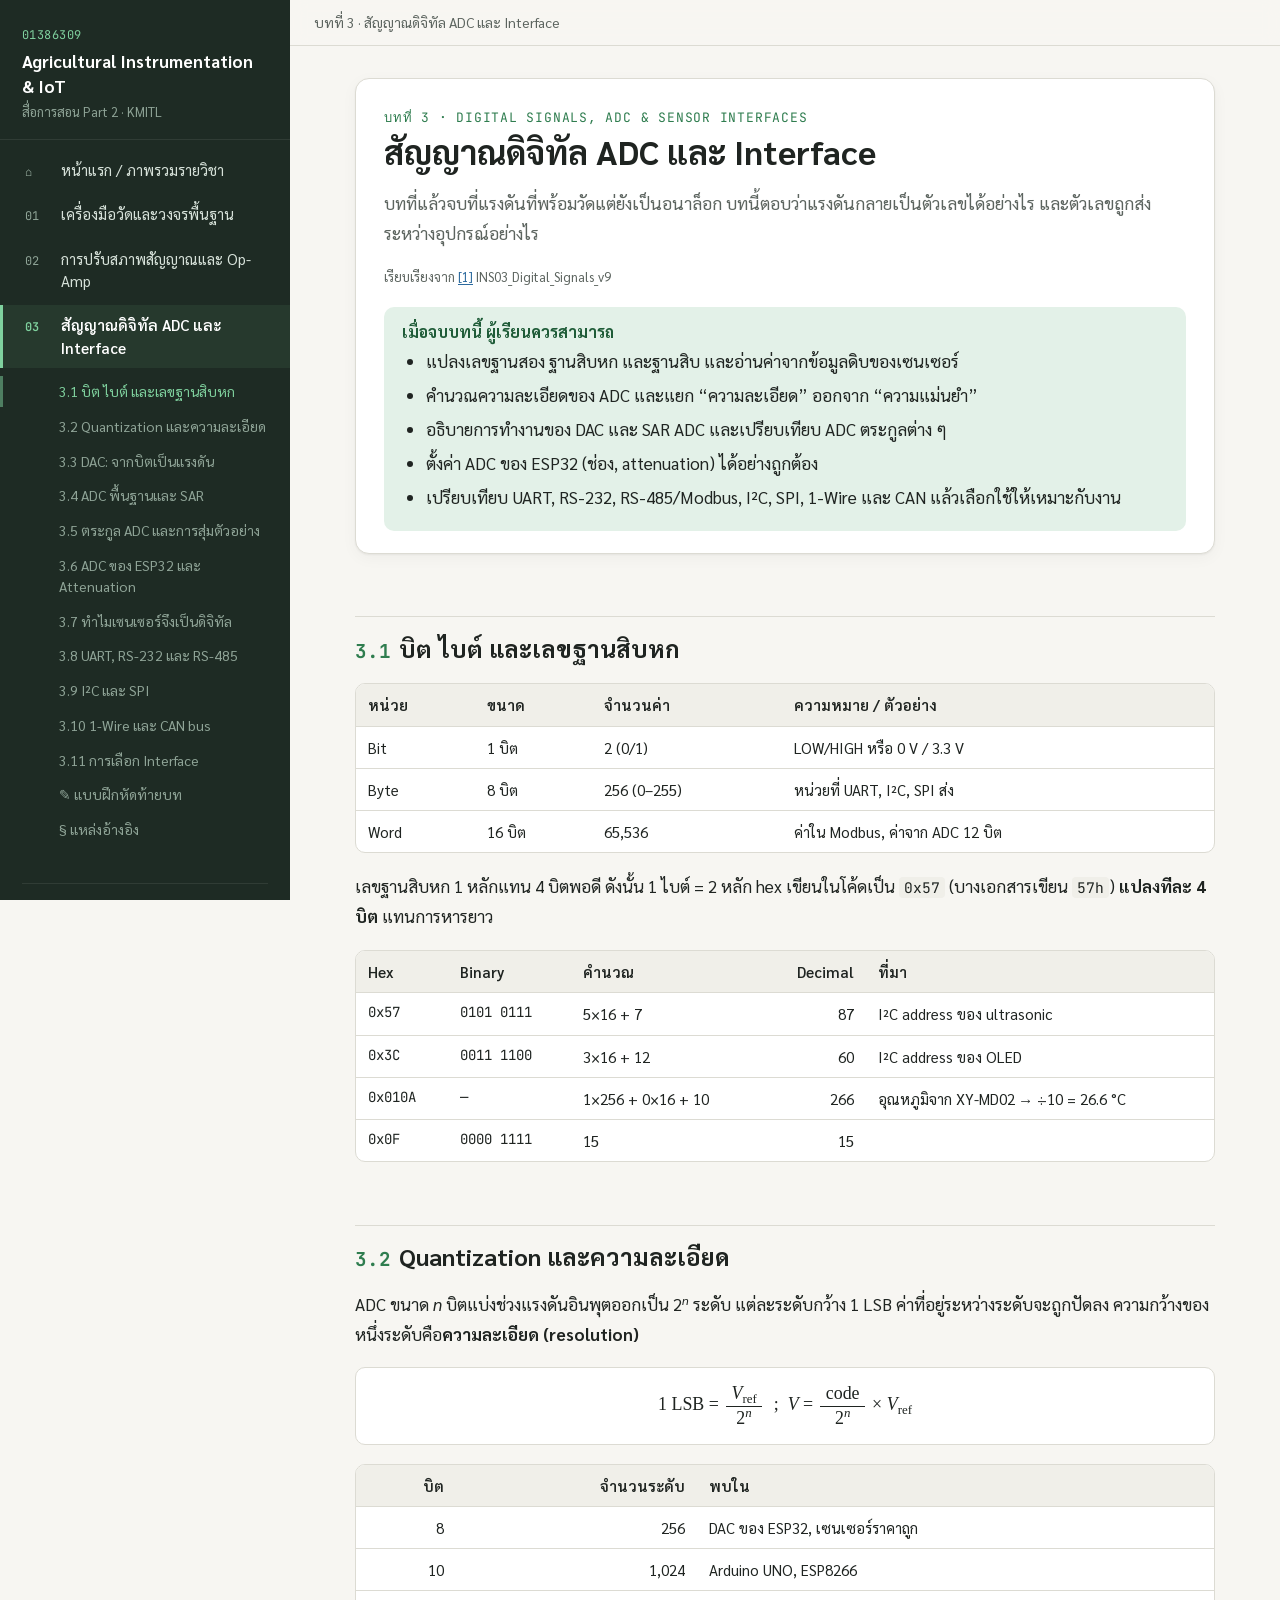
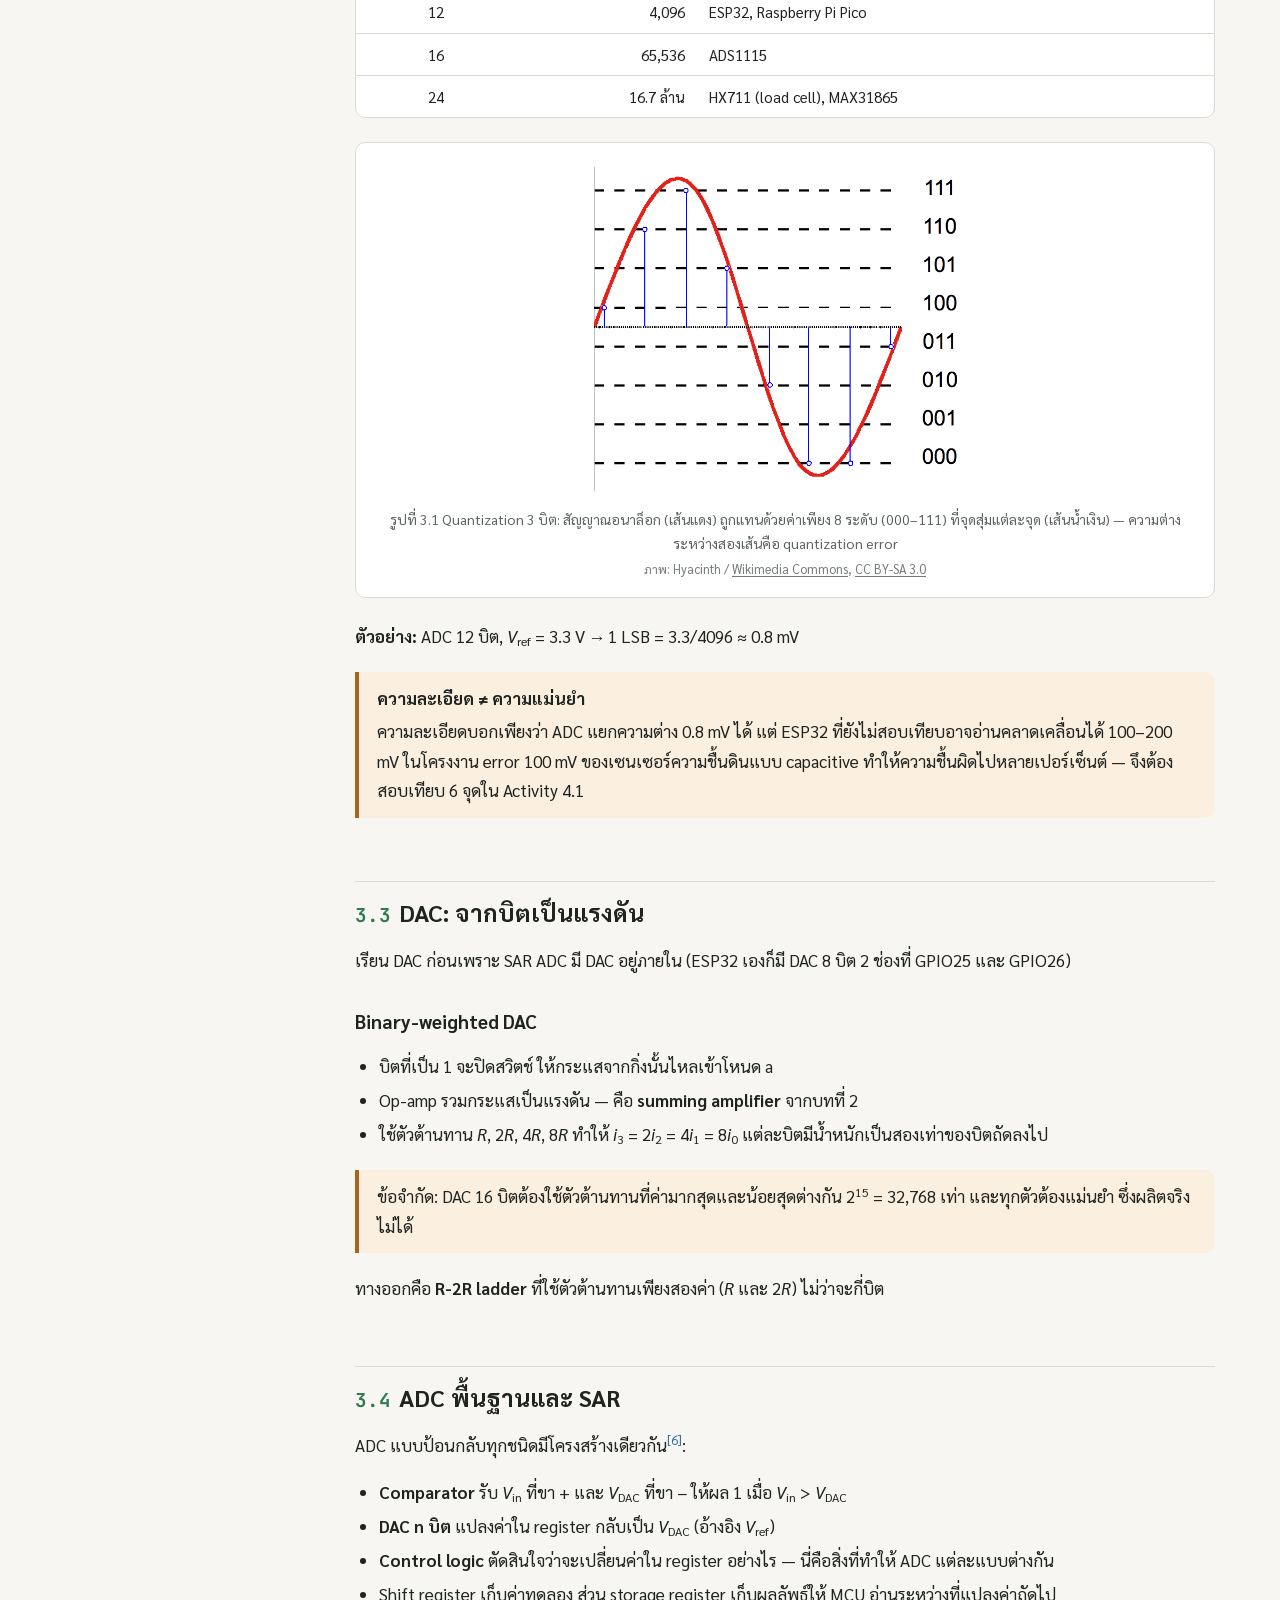
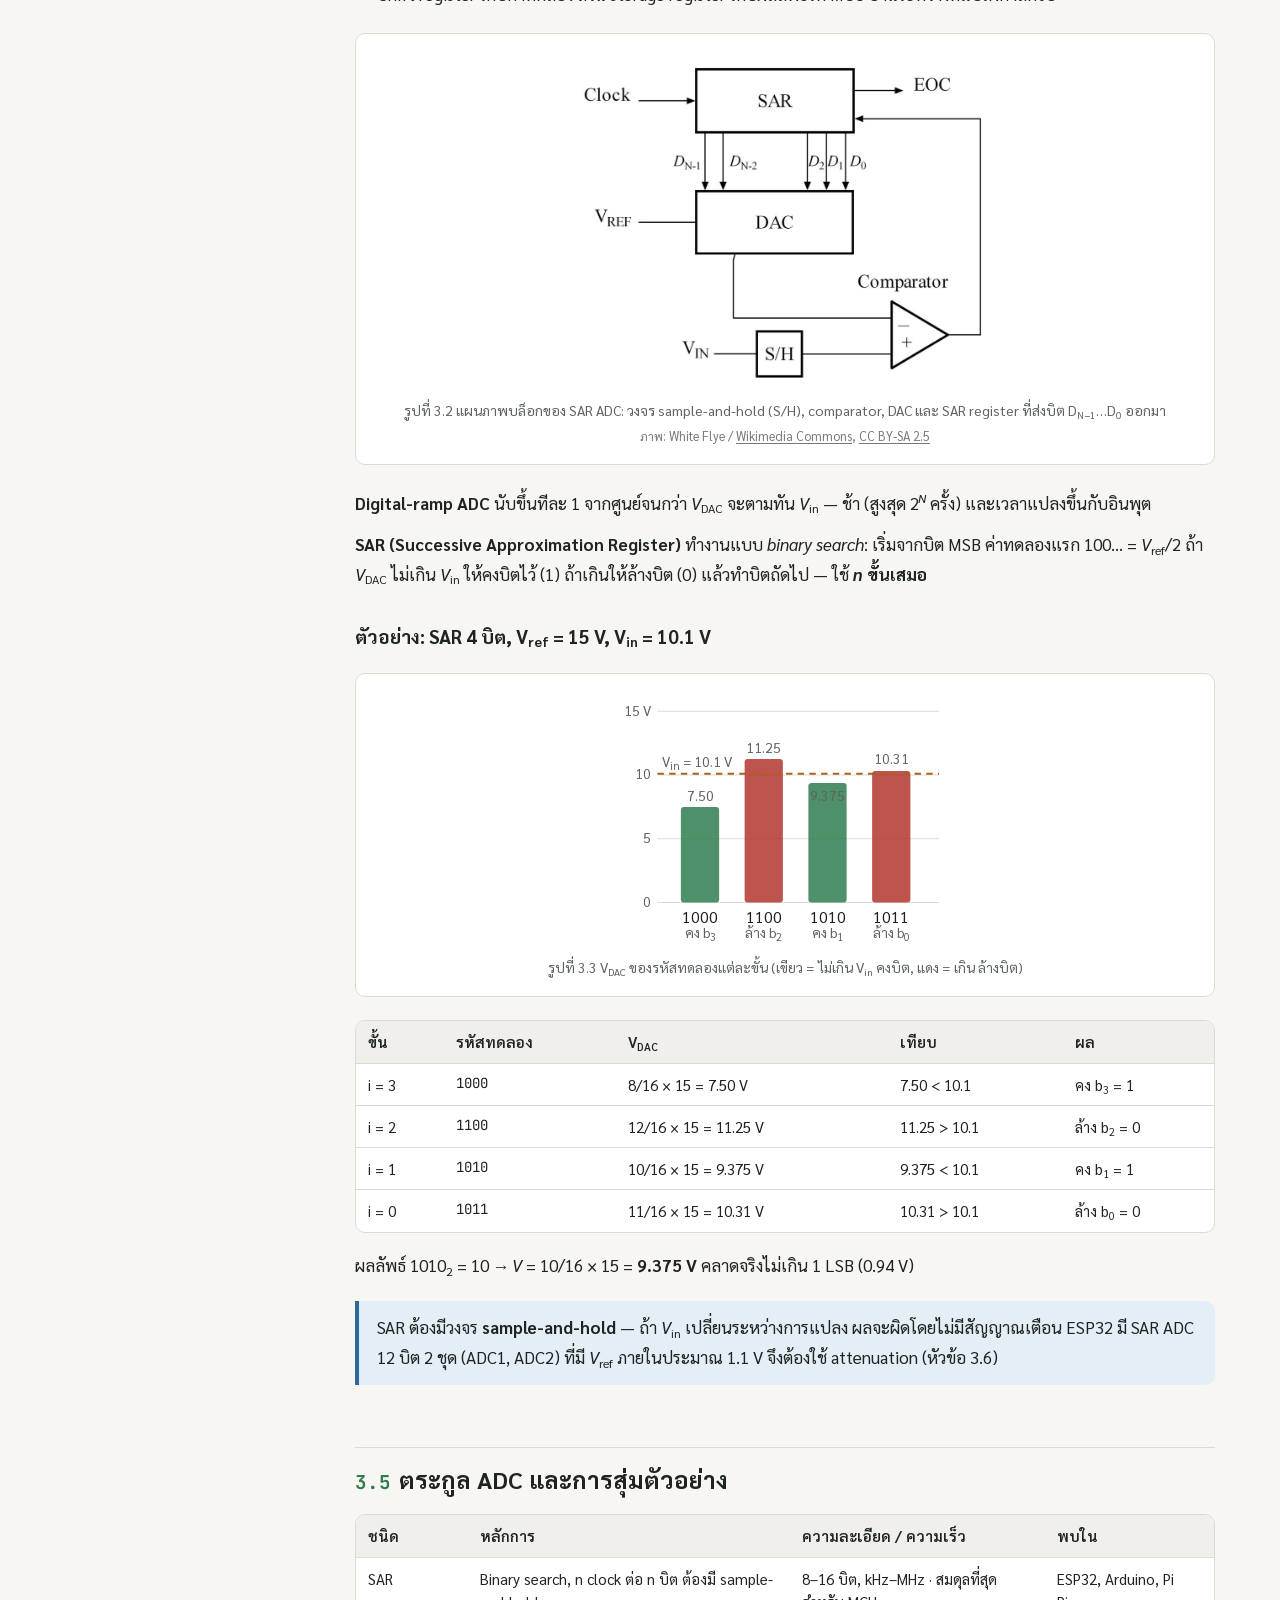
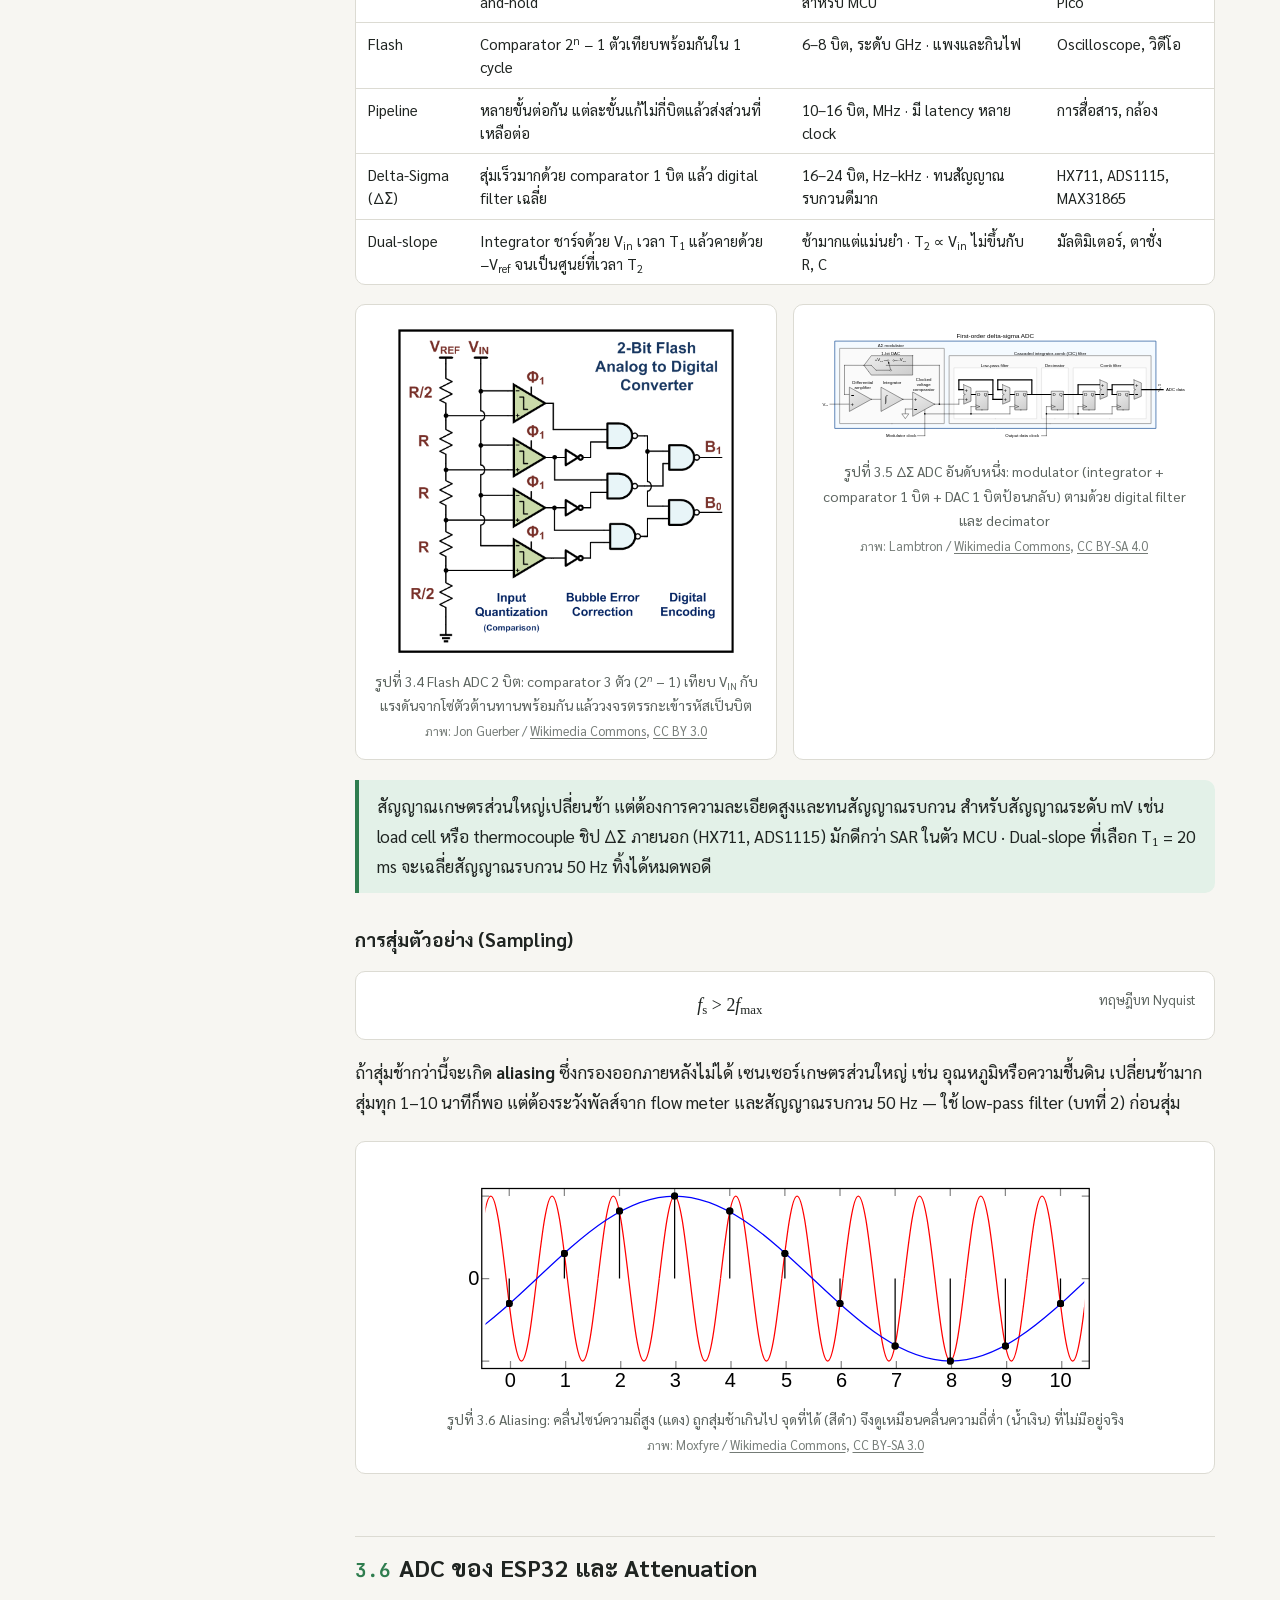
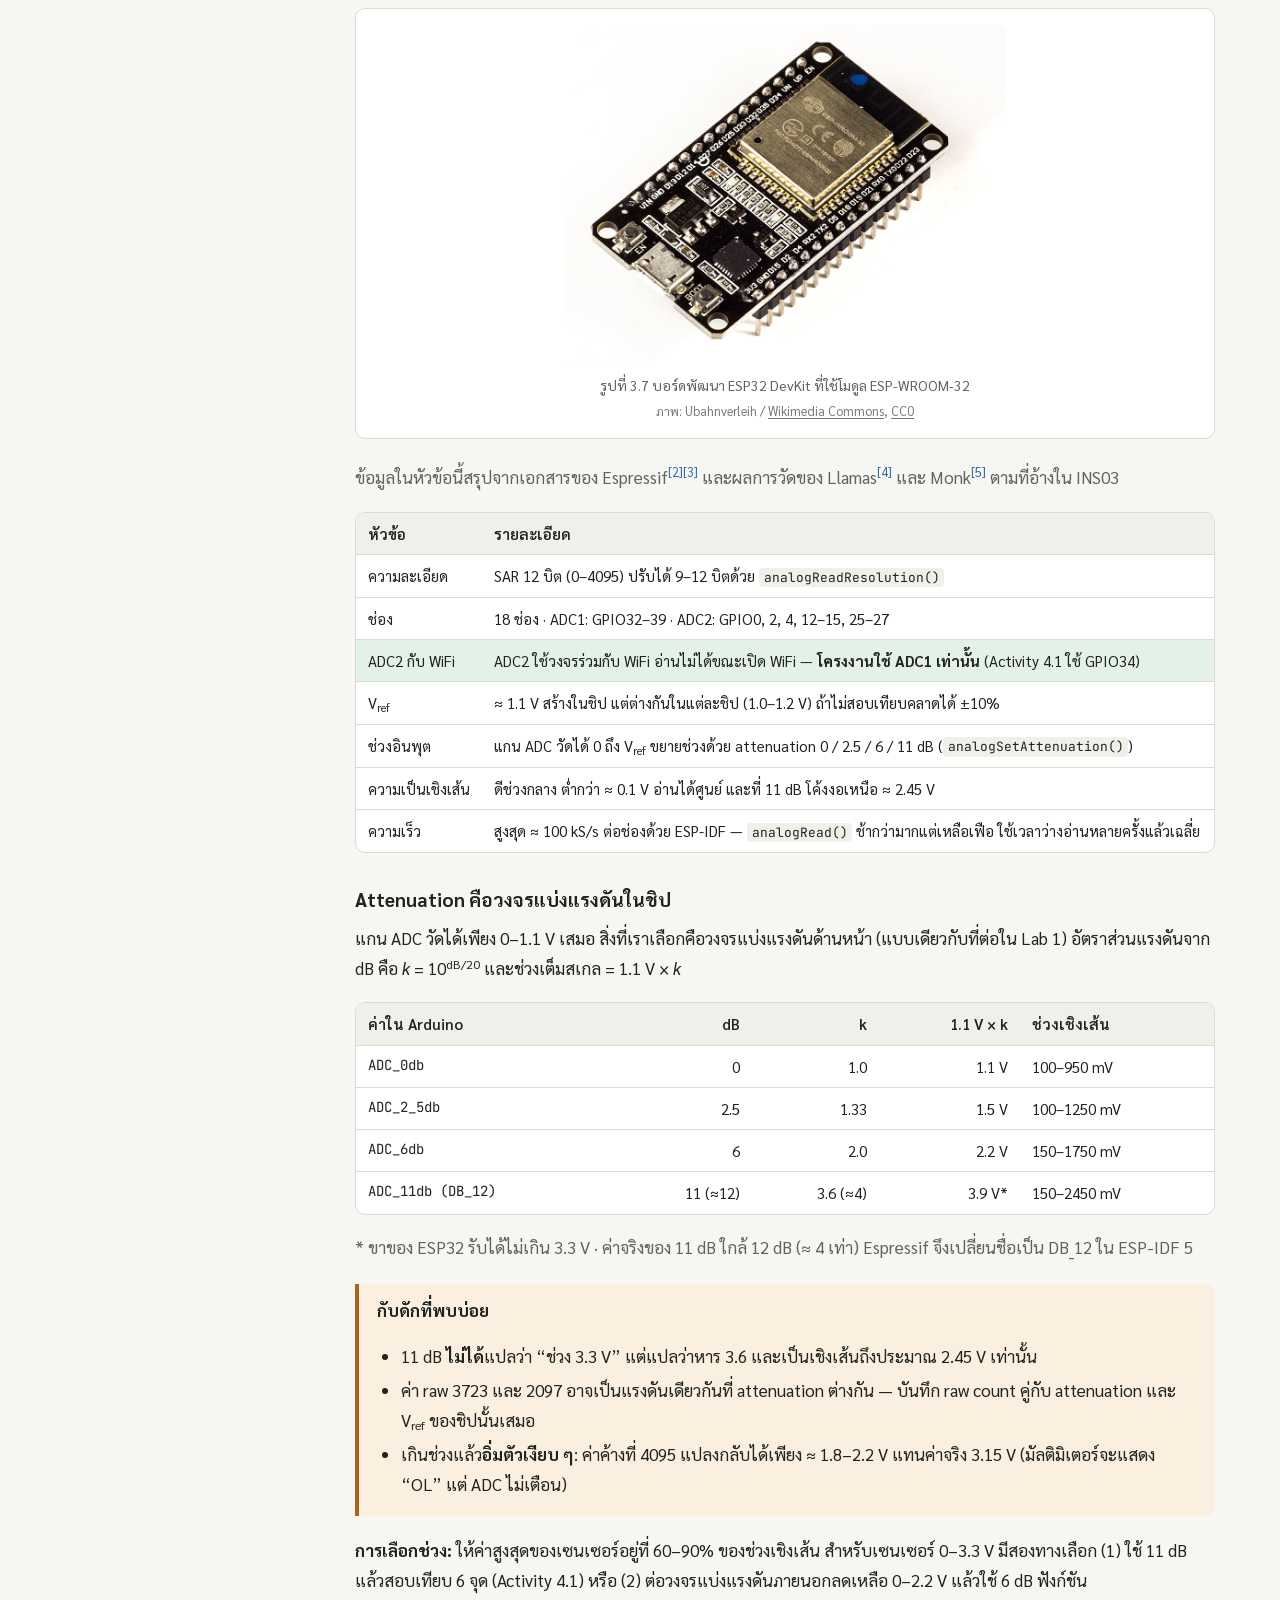
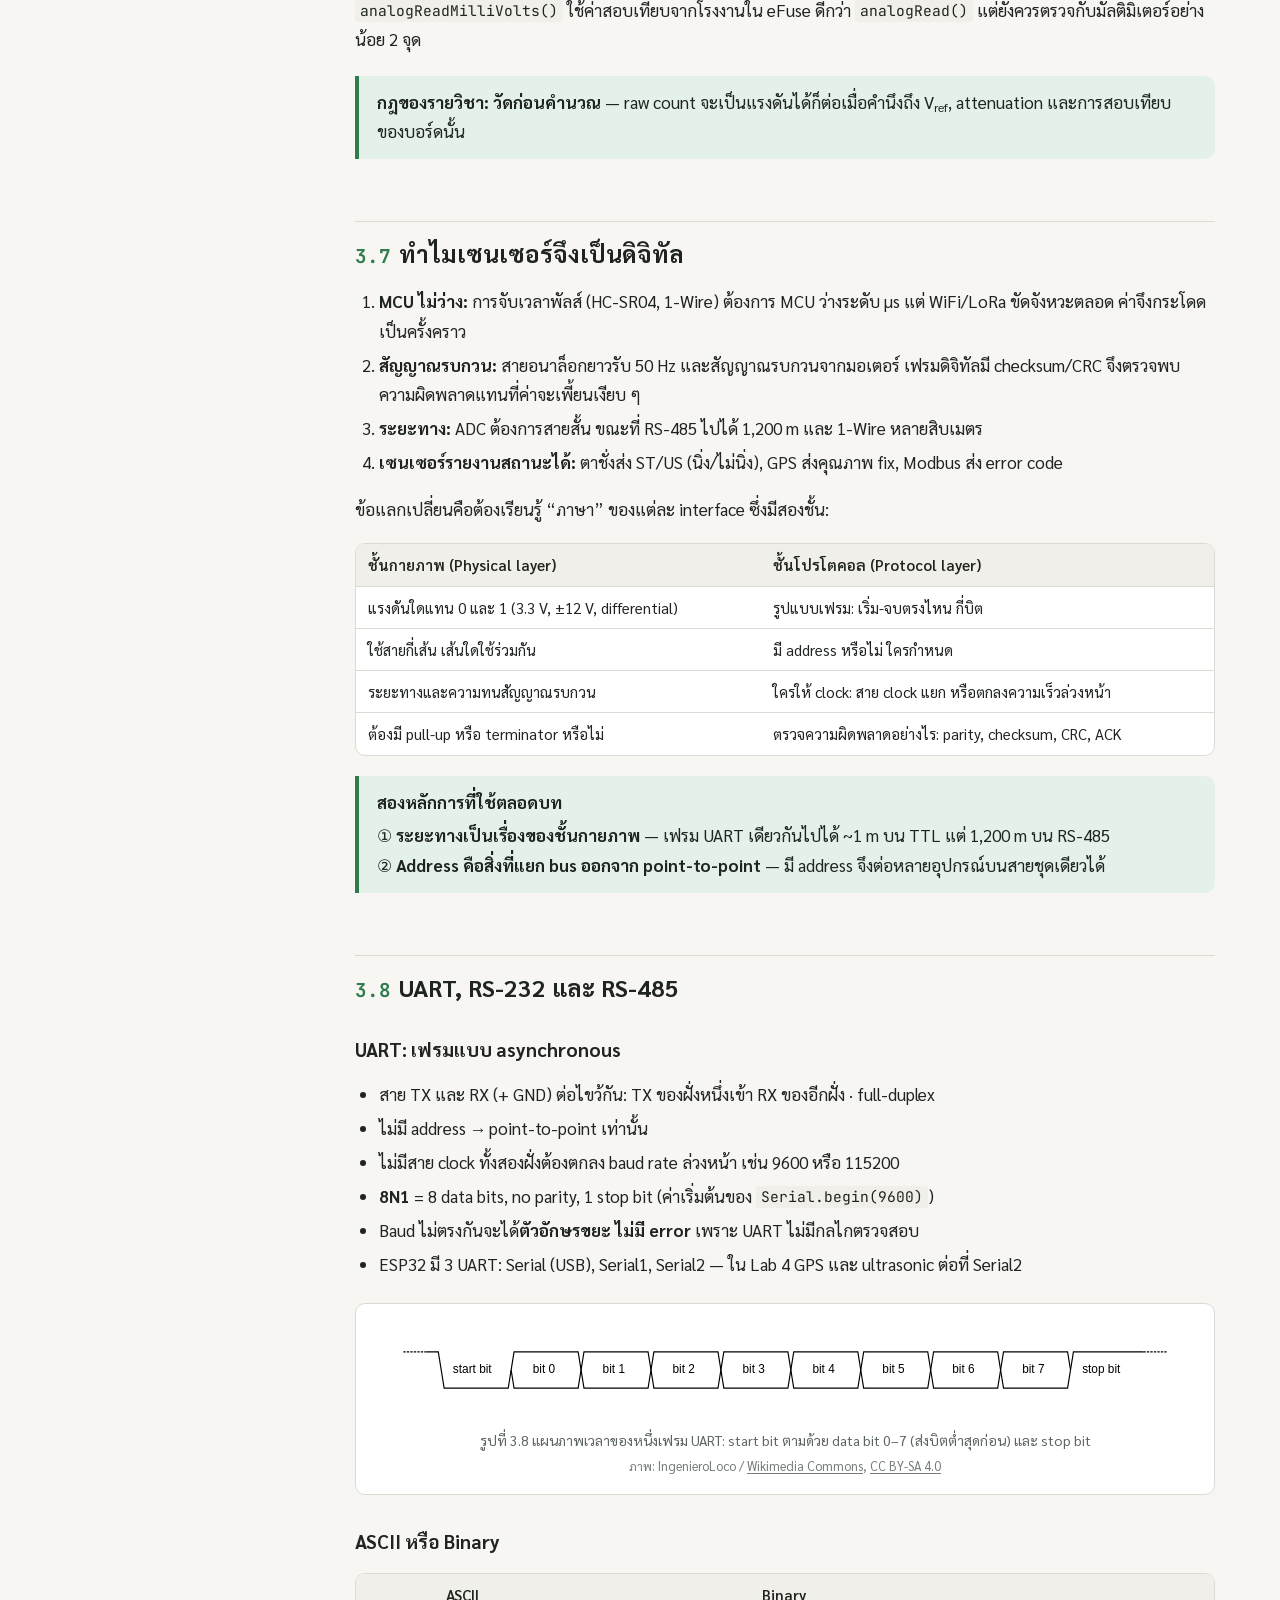
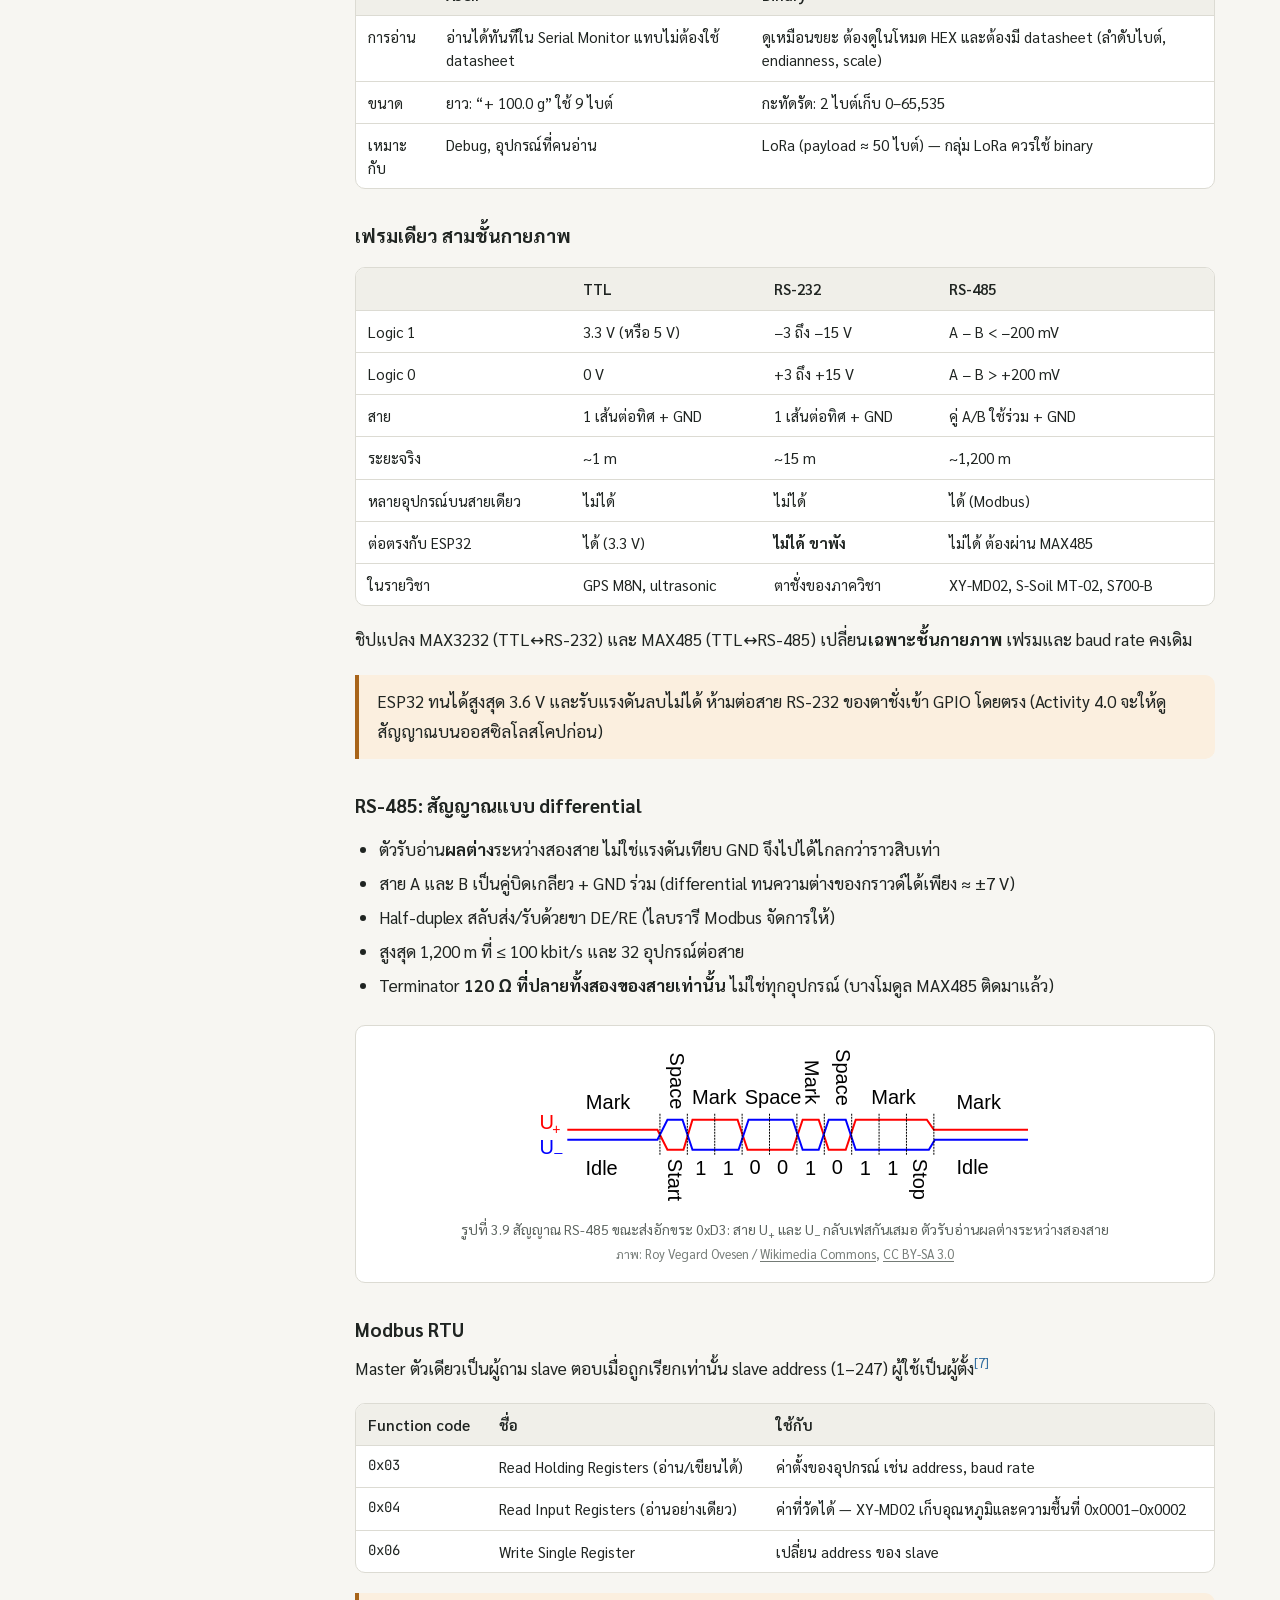
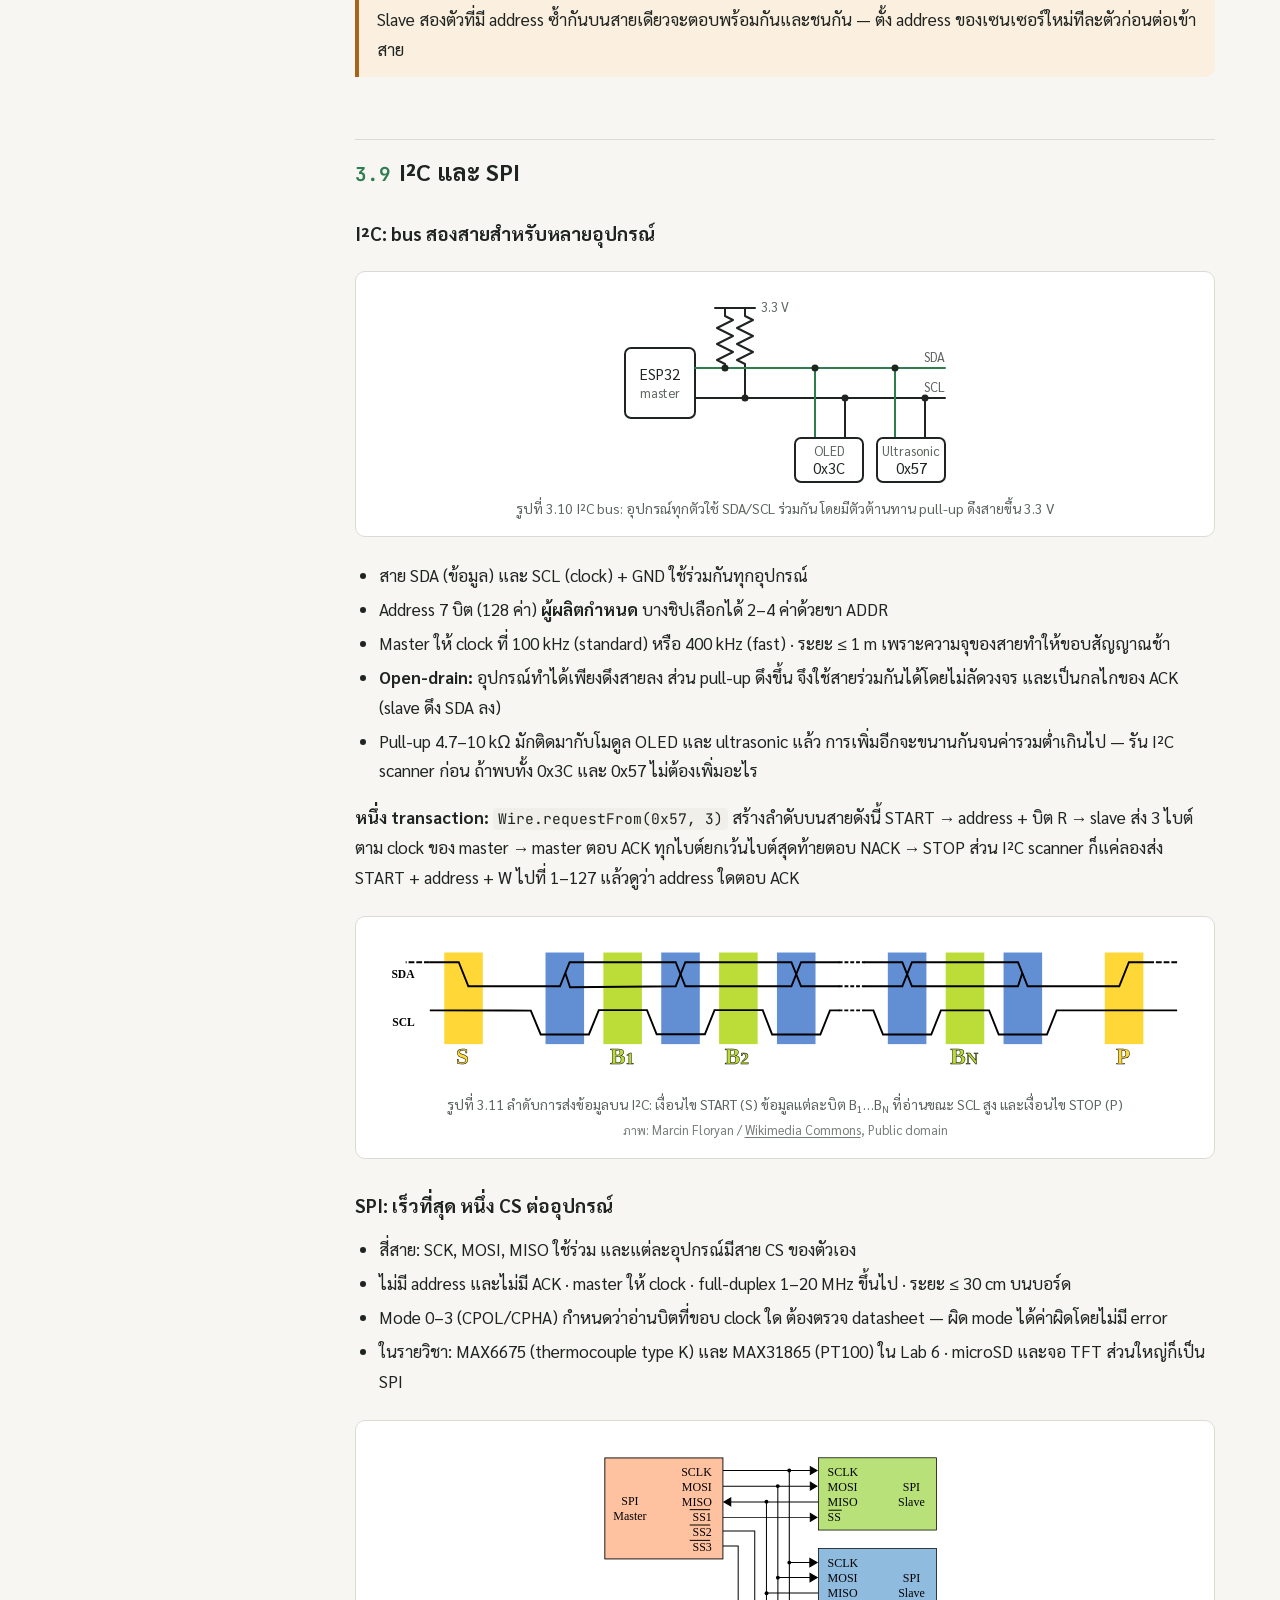
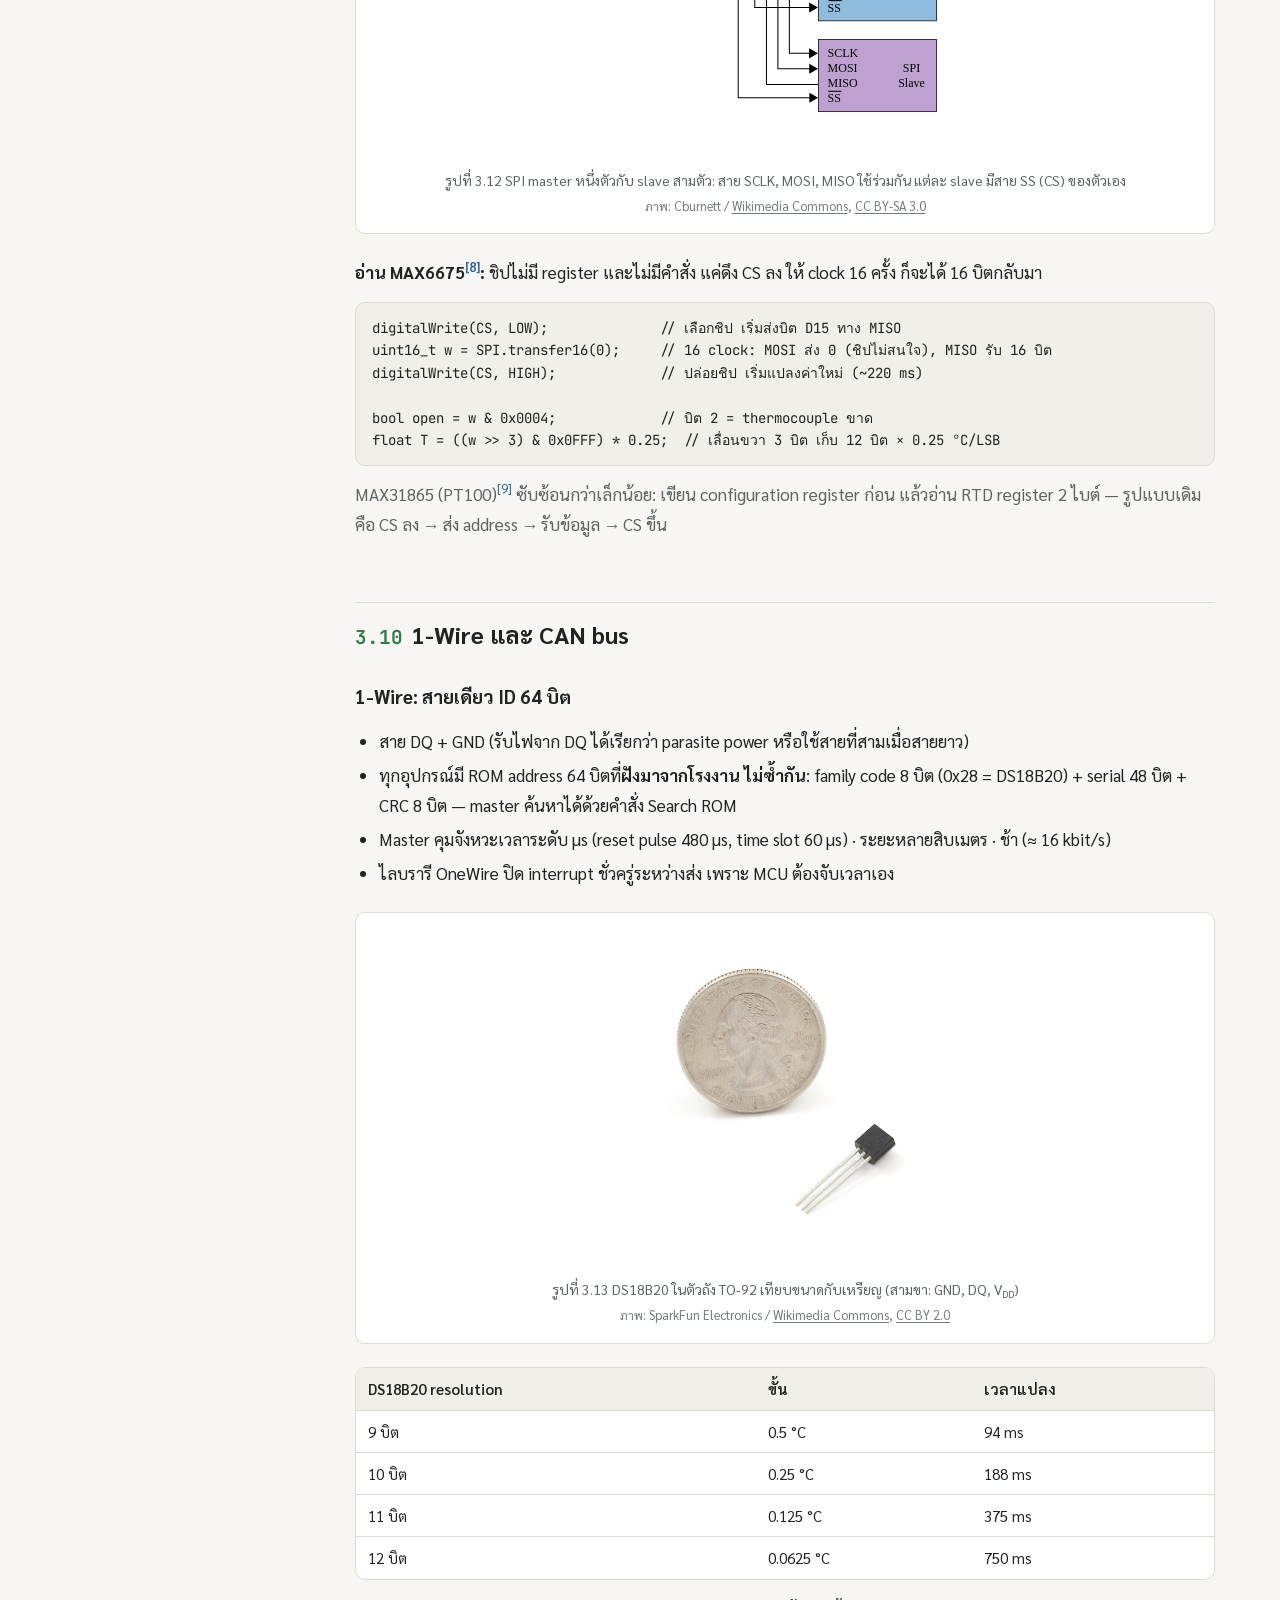
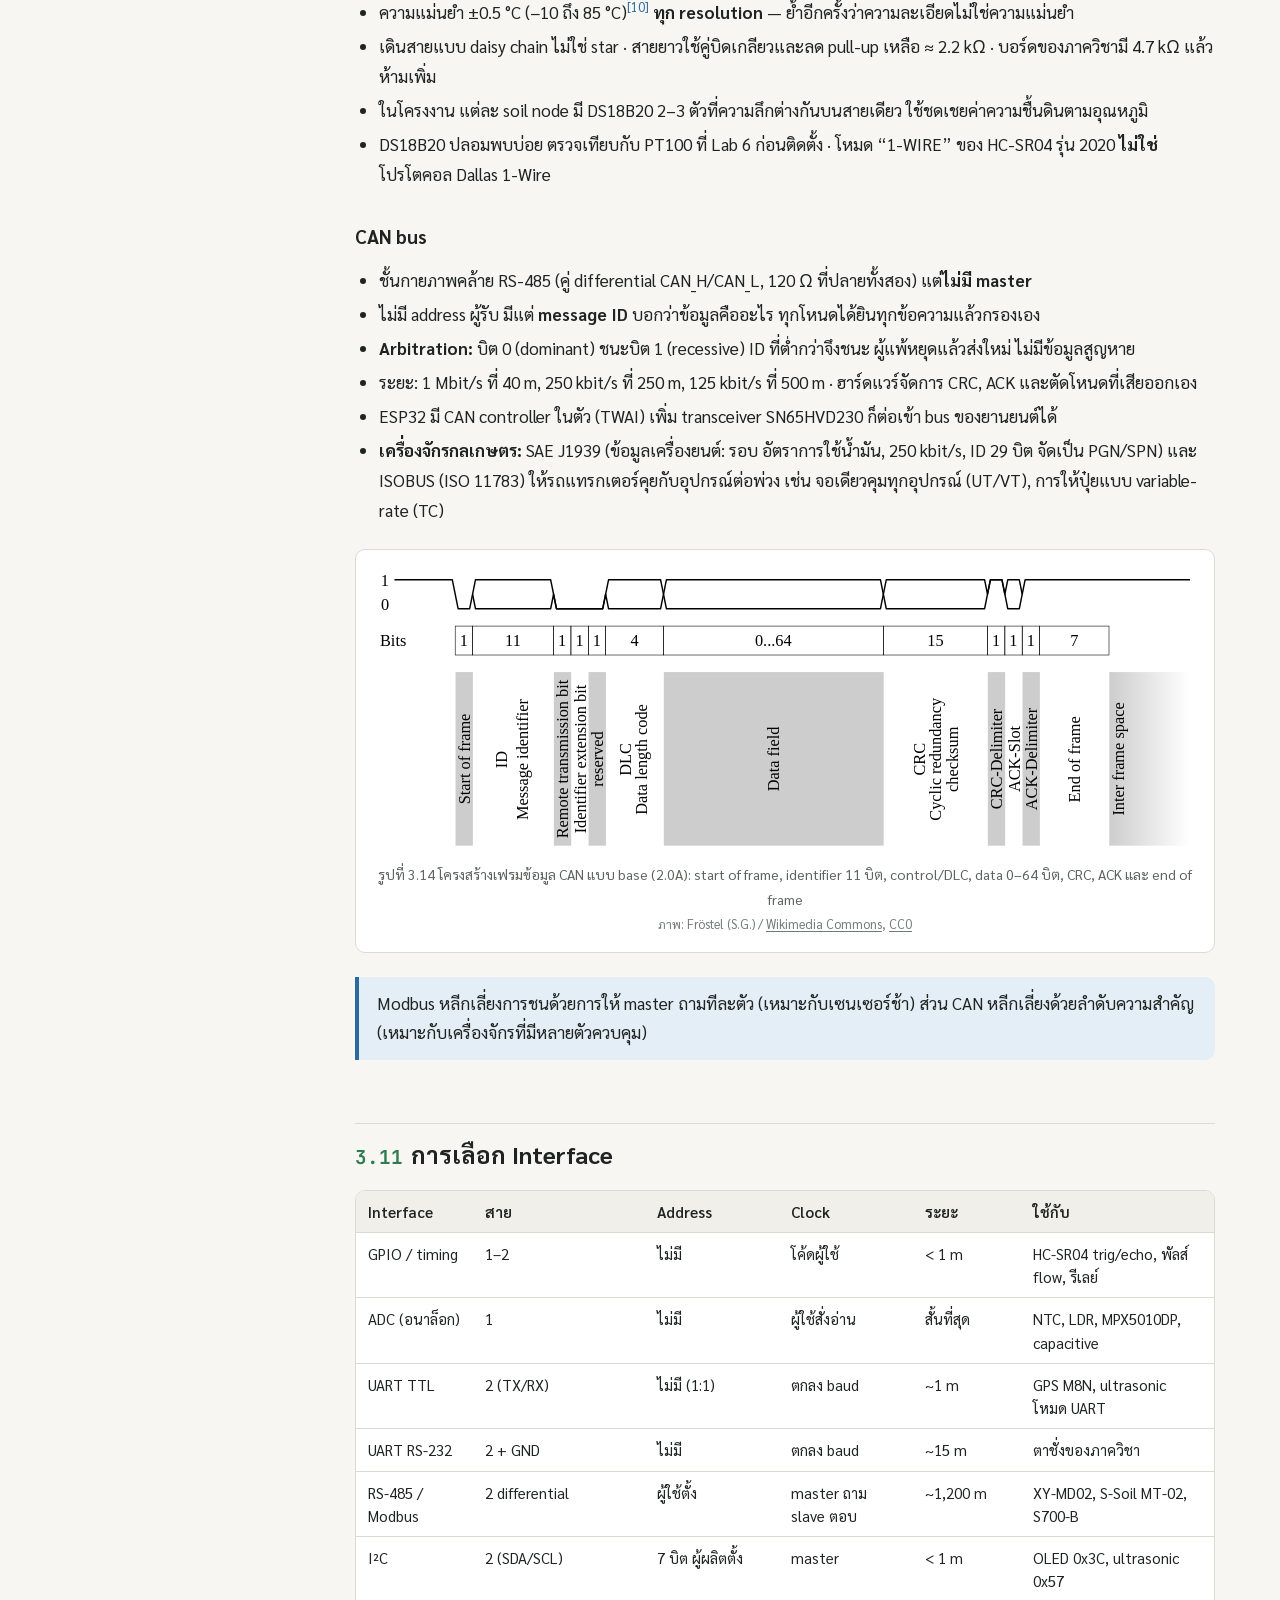
<file: ch3-digital.html>
<!doctype html>
<html lang="th">
<head>
<meta charset="utf-8">
<meta name="viewport" content="width=device-width, initial-scale=1">
<title>บทที่ 3 สัญญาณดิจิทัล ADC และ Interface</title>
<link rel="stylesheet" href="style.css">
<script src="sidebar.js" defer></script>
<script src="quiz.js" defer></script>
</head>
<body>
<nav id="sidebar" class="sidebar" aria-label="สารบัญ"></nav>

<div class="page">
  <header class="topbar">
    <button class="menu-btn" type="button" aria-label="เปิดเมนู">☰</button>
    <span class="crumb">บทที่ 3 · สัญญาณดิจิทัล ADC และ Interface</span>
  </header>

  <main class="content">
    <header class="chapter-head">
      <div class="eyebrow">บทที่ 3 · Digital Signals, ADC &amp; Sensor Interfaces</div>
      <h1>สัญญาณดิจิทัล ADC และ Interface</h1>
      <p class="lead">บทที่แล้วจบที่แรงดันที่พร้อมวัดแต่ยังเป็นอนาล็อก บทนี้ตอบว่าแรงดันกลายเป็นตัวเลขได้อย่างไร และตัวเลขถูกส่งระหว่างอุปกรณ์อย่างไร</p>
      <div class="source">เรียบเรียงจาก <a href="#ref-1">[1]</a> INS03_Digital_Signals_v9</div>
      <div class="objectives">
        <h4>เมื่อจบบทนี้ ผู้เรียนควรสามารถ</h4>
        <ul>
          <li>แปลงเลขฐานสอง ฐานสิบหก และฐานสิบ และอ่านค่าจากข้อมูลดิบของเซนเซอร์</li>
          <li>คำนวณความละเอียดของ ADC และแยก “ความละเอียด” ออกจาก “ความแม่นยำ”</li>
          <li>อธิบายการทำงานของ DAC และ SAR ADC และเปรียบเทียบ ADC ตระกูลต่าง ๆ</li>
          <li>ตั้งค่า ADC ของ ESP32 (ช่อง, attenuation) ได้อย่างถูกต้อง</li>
          <li>เปรียบเทียบ UART, RS-232, RS-485/Modbus, I²C, SPI, 1-Wire และ CAN แล้วเลือกใช้ให้เหมาะกับงาน</li>
        </ul>
      </div>
    </header>

    <!-- ===================================================== -->
    <h2 id="numbers"><span class="sec-no">3.1</span>บิต ไบต์ และเลขฐานสิบหก</h2>
    <div class="table-wrap">
      <table>
        <thead><tr><th>หน่วย</th><th>ขนาด</th><th>จำนวนค่า</th><th>ความหมาย / ตัวอย่าง</th></tr></thead>
        <tbody>
          <tr><td>Bit</td><td>1 บิต</td><td>2 (0/1)</td><td>LOW/HIGH หรือ 0 V / 3.3 V</td></tr>
          <tr><td>Byte</td><td>8 บิต</td><td>256 (0–255)</td><td>หน่วยที่ UART, I²C, SPI ส่ง</td></tr>
          <tr><td>Word</td><td>16 บิต</td><td>65,536</td><td>ค่าใน Modbus, ค่าจาก ADC 12 บิต</td></tr>
        </tbody>
      </table>
    </div>
    <p>เลขฐานสิบหก 1 หลักแทน 4 บิตพอดี ดังนั้น 1 ไบต์ = 2 หลัก hex เขียนในโค้ดเป็น <code>0x57</code> (บางเอกสารเขียน <code>57h</code>)
       <strong>แปลงทีละ 4 บิต</strong> แทนการหารยาว</p>
    <div class="table-wrap">
      <table>
        <thead><tr><th>Hex</th><th>Binary</th><th>คำนวณ</th><th class="num">Decimal</th><th>ที่มา</th></tr></thead>
        <tbody>
          <tr><td class="mono">0x57</td><td class="mono">0101 0111</td><td>5×16 + 7</td><td class="num">87</td><td>I²C address ของ ultrasonic</td></tr>
          <tr><td class="mono">0x3C</td><td class="mono">0011 1100</td><td>3×16 + 12</td><td class="num">60</td><td>I²C address ของ OLED</td></tr>
          <tr><td class="mono">0x010A</td><td class="mono">—</td><td>1×256 + 0×16 + 10</td><td class="num">266</td><td>อุณหภูมิจาก XY-MD02 → ÷10 = 26.6 °C</td></tr>
          <tr><td class="mono">0x0F</td><td class="mono">0000 1111</td><td>15</td><td class="num">15</td><td></td></tr>
        </tbody>
      </table>
    </div>

    <!-- ===================================================== -->
    <h2 id="quantization"><span class="sec-no">3.2</span>Quantization และความละเอียด</h2>
    <p>ADC ขนาด <var>n</var> บิตแบ่งช่วงแรงดันอินพุตออกเป็น 2<sup><var>n</var></sup> ระดับ แต่ละระดับกว้าง 1 LSB
       ค่าที่อยู่ระหว่างระดับจะถูกปัดลง ความกว้างของหนึ่งระดับคือ<strong>ความละเอียด (resolution)</strong></p>
    <div class="eq">1 LSB = <span class="frac"><span><var>V</var><sub>ref</sub></span><span>2<sup><var>n</var></sup></span></span>
      &nbsp;;&nbsp; <var>V</var> = <span class="frac"><span>code</span><span>2<sup><var>n</var></sup></span></span> × <var>V</var><sub>ref</sub></div>
    <div class="table-wrap">
      <table>
        <thead><tr><th class="num">บิต</th><th class="num">จำนวนระดับ</th><th>พบใน</th></tr></thead>
        <tbody>
          <tr><td class="num">8</td><td class="num">256</td><td>DAC ของ ESP32, เซนเซอร์ราคาถูก</td></tr>
          <tr><td class="num">10</td><td class="num">1,024</td><td>Arduino UNO, ESP8266</td></tr>
          <tr><td class="num">12</td><td class="num">4,096</td><td>ESP32, Raspberry Pi Pico</td></tr>
          <tr><td class="num">16</td><td class="num">65,536</td><td>ADS1115</td></tr>
          <tr><td class="num">24</td><td class="num">16.7 ล้าน</td><td>HX711 (load cell), MAX31865</td></tr>
        </tbody>
      </table>
    </div>
    <figure class="photo diagram">
      <img src="images/ch3-quantization-3bit.png" alt="Quantization 3 บิต: สัญญาณอนาล็อก (เส้นแดง) ถูกแทนด้วยค่าเพียง 8 ระดับ (000–111) ที่จุดสุ่มแต่ละจุด (เส้นน้ำเงิน) — ความต่างระหว่างสองเส้นคือ quantization error" loading="lazy">
      <figcaption>รูปที่ 3.1 Quantization 3 บิต: สัญญาณอนาล็อก (เส้นแดง) ถูกแทนด้วยค่าเพียง 8 ระดับ (000–111) ที่จุดสุ่มแต่ละจุด (เส้นน้ำเงิน) — ความต่างระหว่างสองเส้นคือ quantization error
        <span class="credit">ภาพ: Hyacinth / <a href="https://commons.wikimedia.org/wiki/File:3-bit_resolution_analog_comparison.png">Wikimedia Commons</a>, <a href="https://creativecommons.org/licenses/by-sa/3.0" rel="license">CC BY-SA 3.0</a></span></figcaption>
    </figure>
    <p><strong>ตัวอย่าง:</strong> ADC 12 บิต, <var>V</var><sub>ref</sub> = 3.3 V → 1 LSB = 3.3/4096 ≈ 0.8 mV</p>
    <div class="callout warn">
      <span class="title">ความละเอียด ≠ ความแม่นยำ</span>
      ความละเอียดบอกเพียงว่า ADC แยกความต่าง 0.8 mV ได้ แต่ ESP32 ที่ยังไม่สอบเทียบอาจอ่านคลาดเคลื่อนได้ 100–200 mV
      ในโครงงาน error 100 mV ของเซนเซอร์ความชื้นดินแบบ capacitive ทำให้ความชื้นผิดไปหลายเปอร์เซ็นต์ — จึงต้องสอบเทียบ 6 จุดใน Activity 4.1
    </div>

    <!-- ===================================================== -->
    <h2 id="dac"><span class="sec-no">3.3</span>DAC: จากบิตเป็นแรงดัน</h2>
    <p>เรียน DAC ก่อนเพราะ SAR ADC มี DAC อยู่ภายใน (ESP32 เองก็มี DAC 8 บิต 2 ช่องที่ GPIO25 และ GPIO26)</p>
    <h3>Binary-weighted DAC</h3>
    <ul>
      <li>บิตที่เป็น 1 จะปิดสวิตช์ ให้กระแสจากกิ่งนั้นไหลเข้าโหนด a</li>
      <li>Op-amp รวมกระแสเป็นแรงดัน — คือ <strong>summing amplifier</strong> จากบทที่ 2</li>
      <li>ใช้ตัวต้านทาน <var>R</var>, 2<var>R</var>, 4<var>R</var>, 8<var>R</var> ทำให้ <var>i</var><sub>3</sub> = 2<var>i</var><sub>2</sub> = 4<var>i</var><sub>1</sub> = 8<var>i</var><sub>0</sub> แต่ละบิตมีน้ำหนักเป็นสองเท่าของบิตถัดลงไป</li>
    </ul>
    <div class="callout warn">ข้อจำกัด: DAC 16 บิตต้องใช้ตัวต้านทานที่ค่ามากสุดและน้อยสุดต่างกัน 2<sup>15</sup> = 32,768 เท่า และทุกตัวต้องแม่นยำ ซึ่งผลิตจริงไม่ได้</div>
    <p>ทางออกคือ <strong>R-2R ladder</strong> ที่ใช้ตัวต้านทานเพียงสองค่า (<var>R</var> และ 2<var>R</var>) ไม่ว่าจะกี่บิต</p>

    <!-- ===================================================== -->
    <h2 id="sar"><span class="sec-no">3.4</span>ADC พื้นฐานและ SAR</h2>
    <p>ADC แบบป้อนกลับทุกชนิดมีโครงสร้างเดียวกัน<a class="cite" href="#ref-6">[6]</a>:</p>
    <ul>
      <li><strong>Comparator</strong> รับ <var>V</var><sub>in</sub> ที่ขา + และ <var>V</var><sub>DAC</sub> ที่ขา − ให้ผล 1 เมื่อ <var>V</var><sub>in</sub> &gt; <var>V</var><sub>DAC</sub></li>
      <li><strong>DAC n บิต</strong> แปลงค่าใน register กลับเป็น <var>V</var><sub>DAC</sub> (อ้างอิง <var>V</var><sub>ref</sub>)</li>
      <li><strong>Control logic</strong> ตัดสินใจว่าจะเปลี่ยนค่าใน register อย่างไร — นี่คือสิ่งที่ทำให้ ADC แต่ละแบบต่างกัน</li>
      <li>Shift register เก็บค่าทดลอง ส่วน storage register เก็บผลลัพธ์ให้ MCU อ่านระหว่างที่แปลงค่าถัดไป</li>
    </ul>
    <figure class="photo diagram">
      <img src="images/ch3-sar-block.png" alt="แผนภาพบล็อกของ SAR ADC: วงจร sample-and-hold (S/H), comparator, DAC และ SAR register ที่ส่งบิต DN−1…D0 ออกมา" loading="lazy">
      <figcaption>รูปที่ 3.2 แผนภาพบล็อกของ SAR ADC: วงจร sample-and-hold (S/H), comparator, DAC และ SAR register ที่ส่งบิต D<sub>N−1</sub>…D<sub>0</sub> ออกมา
        <span class="credit">ภาพ: White Flye / <a href="https://commons.wikimedia.org/wiki/File:SA_ADC_block_diagram.png">Wikimedia Commons</a>, <a href="https://creativecommons.org/licenses/by-sa/2.5" rel="license">CC BY-SA 2.5</a></span></figcaption>
    </figure>
    <p><strong>Digital-ramp ADC</strong> นับขึ้นทีละ 1 จากศูนย์จนกว่า <var>V</var><sub>DAC</sub> จะตามทัน <var>V</var><sub>in</sub> — ช้า (สูงสุด 2<sup><var>N</var></sup> ครั้ง) และเวลาแปลงขึ้นกับอินพุต</p>
    <p><strong>SAR (Successive Approximation Register)</strong> ทำงานแบบ <em>binary search</em>: เริ่มจากบิต MSB ค่าทดลองแรก 100… = <var>V</var><sub>ref</sub>/2
       ถ้า <var>V</var><sub>DAC</sub> ไม่เกิน <var>V</var><sub>in</sub> ให้คงบิตไว้ (1) ถ้าเกินให้ล้างบิต (0) แล้วทำบิตถัดไป — ใช้ <strong><var>n</var> ขั้นเสมอ</strong></p>

    <h3>ตัวอย่าง: SAR 4 บิต, V<sub>ref</sub> = 15 V, V<sub>in</sub> = 10.1 V</h3>
    <figure>
      <svg viewBox="0 0 320 242" width="340" role="img" aria-label="ขั้นตอนการแปลงของ SAR ADC">
        <line class="grid" x1="40" y1="200" x2="305" y2="200"/>
        <line class="grid" x1="40" y1="140" x2="305" y2="140"/>
        <line class="grid" x1="40" y1="80" x2="305" y2="80"/>
        <line class="grid" x1="40" y1="20" x2="305" y2="20"/>
        <text class="lbl-sm" x="34" y="204" text-anchor="end">0</text>
        <text class="lbl-sm" x="34" y="144" text-anchor="end">5</text>
        <text class="lbl-sm" x="34" y="84" text-anchor="end">10</text>
        <text class="lbl-sm" x="34" y="24" text-anchor="end">15 V</text>
        <rect class="accent-fill" x="62" y="110" width="36" height="90" rx="3" opacity=".85"/>
        <rect class="bad-fill" x="122" y="65" width="36" height="135" rx="3" opacity=".85"/>
        <rect class="accent-fill" x="182" y="87.5" width="36" height="112.5" rx="3" opacity=".85"/>
        <rect class="bad-fill" x="242" y="76.25" width="36" height="123.75" rx="3" opacity=".85"/>
        <line class="dash" x1="40" y1="78.8" x2="305" y2="78.8"/>
        <text class="lbl-sm" x="44" y="72">V<tspan font-size="10" dy="3">in</tspan><tspan dy="-3"> = 10.1 V</tspan></text>
        <text class="lbl-sm" x="80" y="104" text-anchor="middle">7.50</text>
        <text class="lbl-sm" x="140" y="59" text-anchor="middle">11.25</text>
        <text class="lbl-sm" x="200" y="104" text-anchor="middle">9.375</text>
        <text class="lbl-sm" x="260" y="70" text-anchor="middle">10.31</text>
        <text class="lbl" x="80" y="219" text-anchor="middle" font-family="monospace">1000</text>
        <text class="lbl" x="140" y="219" text-anchor="middle" font-family="monospace">1100</text>
        <text class="lbl" x="200" y="219" text-anchor="middle" font-family="monospace">1010</text>
        <text class="lbl" x="260" y="219" text-anchor="middle" font-family="monospace">1011</text>
        <text class="lbl-sm" x="80" y="233" text-anchor="middle">คง b<tspan font-size="10" dy="3">3</tspan></text>
        <text class="lbl-sm" x="140" y="233" text-anchor="middle">ล้าง b<tspan font-size="10" dy="3">2</tspan></text>
        <text class="lbl-sm" x="200" y="233" text-anchor="middle">คง b<tspan font-size="10" dy="3">1</tspan></text>
        <text class="lbl-sm" x="260" y="233" text-anchor="middle">ล้าง b<tspan font-size="10" dy="3">0</tspan></text>
      </svg>
      <figcaption>รูปที่ 3.3 V<sub>DAC</sub> ของรหัสทดลองแต่ละขั้น (เขียว = ไม่เกิน V<sub>in</sub> คงบิต, แดง = เกิน ล้างบิต)</figcaption>
    </figure>
    <div class="table-wrap">
      <table>
        <thead><tr><th>ขั้น</th><th>รหัสทดลอง</th><th>V<sub>DAC</sub></th><th>เทียบ</th><th>ผล</th></tr></thead>
        <tbody>
          <tr><td>i = 3</td><td class="mono">1000</td><td>8/16 × 15 = 7.50 V</td><td>7.50 &lt; 10.1</td><td>คง b<sub>3</sub> = 1</td></tr>
          <tr><td>i = 2</td><td class="mono">1100</td><td>12/16 × 15 = 11.25 V</td><td>11.25 &gt; 10.1</td><td>ล้าง b<sub>2</sub> = 0</td></tr>
          <tr><td>i = 1</td><td class="mono">1010</td><td>10/16 × 15 = 9.375 V</td><td>9.375 &lt; 10.1</td><td>คง b<sub>1</sub> = 1</td></tr>
          <tr><td>i = 0</td><td class="mono">1011</td><td>11/16 × 15 = 10.31 V</td><td>10.31 &gt; 10.1</td><td>ล้าง b<sub>0</sub> = 0</td></tr>
        </tbody>
      </table>
    </div>
    <p>ผลลัพธ์ 1010<sub>2</sub> = 10 → <var>V</var> = 10/16 × 15 = <strong>9.375 V</strong> คลาดจริงไม่เกิน 1 LSB (0.94 V)</p>
    <div class="callout">
      SAR ต้องมีวงจร <strong>sample-and-hold</strong> — ถ้า <var>V</var><sub>in</sub> เปลี่ยนระหว่างการแปลง ผลจะผิดโดยไม่มีสัญญาณเตือน
      ESP32 มี SAR ADC 12 บิต 2 ชุด (ADC1, ADC2) ที่มี <var>V</var><sub>ref</sub> ภายในประมาณ 1.1 V จึงต้องใช้ attenuation (หัวข้อ 3.6)
    </div>

    <!-- ===================================================== -->
    <h2 id="adc-families"><span class="sec-no">3.5</span>ตระกูล ADC และการสุ่มตัวอย่าง</h2>
    <div class="table-wrap">
      <table>
        <thead><tr><th>ชนิด</th><th>หลักการ</th><th>ความละเอียด / ความเร็ว</th><th>พบใน</th></tr></thead>
        <tbody>
          <tr><td>SAR</td><td>Binary search, n clock ต่อ n บิต ต้องมี sample-and-hold</td><td>8–16 บิต, kHz–MHz · สมดุลที่สุดสำหรับ MCU</td><td>ESP32, Arduino, Pi Pico</td></tr>
          <tr><td>Flash</td><td>Comparator 2<sup>n</sup> − 1 ตัวเทียบพร้อมกันใน 1 cycle</td><td>6–8 บิต, ระดับ GHz · แพงและกินไฟ</td><td>Oscilloscope, วิดีโอ</td></tr>
          <tr><td>Pipeline</td><td>หลายขั้นต่อกัน แต่ละขั้นแก้ไม่กี่บิตแล้วส่งส่วนที่เหลือต่อ</td><td>10–16 บิต, MHz · มี latency หลาย clock</td><td>การสื่อสาร, กล้อง</td></tr>
          <tr><td>Delta-Sigma (ΔΣ)</td><td>สุ่มเร็วมากด้วย comparator 1 บิต แล้ว digital filter เฉลี่ย</td><td>16–24 บิต, Hz–kHz · ทนสัญญาณรบกวนดีมาก</td><td>HX711, ADS1115, MAX31865</td></tr>
          <tr><td>Dual-slope</td><td>Integrator ชาร์จด้วย V<sub>in</sub> เวลา T<sub>1</sub> แล้วคายด้วย −V<sub>ref</sub> จนเป็นศูนย์ที่เวลา T<sub>2</sub></td><td>ช้ามากแต่แม่นยำ · T<sub>2</sub> ∝ V<sub>in</sub> ไม่ขึ้นกับ R, C</td><td>มัลติมิเตอร์, ตาชั่ง</td></tr>
        </tbody>
      </table>
    </div>
    <div class="fig-row">
    <figure class="photo diagram">
      <img src="images/ch3-flash-adc.png" alt="Flash ADC 2 บิต: comparator 3 ตัว (2n − 1) เทียบ VIN กับแรงดันจากโซ่ตัวต้านทานพร้อมกัน แล้ววงจรตรรกะเข้ารหัสเป็นบิต" loading="lazy">
      <figcaption>รูปที่ 3.4 Flash ADC 2 บิต: comparator 3 ตัว (2<sup><var>n</var></sup> − 1) เทียบ V<sub>IN</sub> กับแรงดันจากโซ่ตัวต้านทานพร้อมกัน แล้ววงจรตรรกะเข้ารหัสเป็นบิต
        <span class="credit">ภาพ: Jon Guerber / <a href="https://commons.wikimedia.org/wiki/File:Flash_ADC.png">Wikimedia Commons</a>, <a href="https://creativecommons.org/licenses/by/3.0" rel="license">CC BY 3.0</a></span></figcaption>
    </figure>
    <figure class="photo diagram">
      <img src="images/ch3-delta-sigma.svg" alt="ΔΣ ADC อันดับหนึ่ง: modulator (integrator + comparator 1 บิต + DAC 1 บิตป้อนกลับ) ตามด้วย digital filter และ decimator" loading="lazy">
      <figcaption>รูปที่ 3.5 ΔΣ ADC อันดับหนึ่ง: modulator (integrator + comparator 1 บิต + DAC 1 บิตป้อนกลับ) ตามด้วย digital filter และ decimator
        <span class="credit">ภาพ: Lambtron / <a href="https://commons.wikimedia.org/wiki/File:Delta-sigma_ADC.svg">Wikimedia Commons</a>, <a href="https://creativecommons.org/licenses/by-sa/4.0" rel="license">CC BY-SA 4.0</a></span></figcaption>
    </figure>
    </div>
    <div class="callout key">
      สัญญาณเกษตรส่วนใหญ่เปลี่ยนช้า แต่ต้องการความละเอียดสูงและทนสัญญาณรบกวน สำหรับสัญญาณระดับ mV เช่น load cell หรือ thermocouple
      ชิป ΔΣ ภายนอก (HX711, ADS1115) มักดีกว่า SAR ในตัว MCU · Dual-slope ที่เลือก T<sub>1</sub> = 20 ms จะเฉลี่ยสัญญาณรบกวน 50 Hz ทิ้งได้หมดพอดี
    </div>

    <h3>การสุ่มตัวอย่าง (Sampling)</h3>
    <div class="eq"><var>f</var><sub>s</sub> &gt; 2<var>f</var><sub>max</sub> <span class="label">ทฤษฎีบท Nyquist</span></div>
    <p>ถ้าสุ่มช้ากว่านี้จะเกิด <strong>aliasing</strong> ซึ่งกรองออกภายหลังไม่ได้
       เซนเซอร์เกษตรส่วนใหญ่ เช่น อุณหภูมิหรือความชื้นดิน เปลี่ยนช้ามาก สุ่มทุก 1–10 นาทีก็พอ
       แต่ต้องระวังพัลส์จาก flow meter และสัญญาณรบกวน 50 Hz — ใช้ low-pass filter (บทที่ 2) ก่อนสุ่ม</p>

    <figure class="photo diagram">
      <img src="images/ch3-aliasing.svg" alt="Aliasing: คลื่นไซน์ความถี่สูง (แดง) ถูกสุ่มช้าเกินไป จุดที่ได้ (สีดำ) จึงดูเหมือนคลื่นความถี่ต่ำ (น้ำเงิน) ที่ไม่มีอยู่จริง" loading="lazy">
      <figcaption>รูปที่ 3.6 Aliasing: คลื่นไซน์ความถี่สูง (แดง) ถูกสุ่มช้าเกินไป จุดที่ได้ (สีดำ) จึงดูเหมือนคลื่นความถี่ต่ำ (น้ำเงิน) ที่ไม่มีอยู่จริง
        <span class="credit">ภาพ: Moxfyre / <a href="https://commons.wikimedia.org/wiki/File:AliasingSines.svg">Wikimedia Commons</a>, <a href="https://creativecommons.org/licenses/by-sa/3.0" rel="license">CC BY-SA 3.0</a></span></figcaption>
    </figure>

    <!-- ===================================================== -->
    <h2 id="esp32-adc"><span class="sec-no">3.6</span>ADC ของ ESP32 และ Attenuation</h2>
    <figure class="photo">
      <img src="images/ch3-esp32-devboard.jpg" alt="บอร์ดพัฒนา ESP32 DevKit ที่ใช้โมดูล ESP-WROOM-32" loading="lazy">
      <figcaption>รูปที่ 3.7 บอร์ดพัฒนา ESP32 DevKit ที่ใช้โมดูล ESP-WROOM-32
        <span class="credit">ภาพ: Ubahnverleih / <a href="https://commons.wikimedia.org/wiki/File:ESP32_Espressif_ESP-WROOM-32_Dev_Board.jpg">Wikimedia Commons</a>, <a href="http://creativecommons.org/publicdomain/zero/1.0/deed.en" rel="license">CC0</a></span></figcaption>
    </figure>
    <p class="muted">ข้อมูลในหัวข้อนี้สรุปจากเอกสารของ Espressif<a class="cite" href="#ref-2">[2]</a><a class="cite" href="#ref-3">[3]</a> และผลการวัดของ Llamas<a class="cite" href="#ref-4">[4]</a> และ Monk<a class="cite" href="#ref-5">[5]</a> ตามที่อ้างใน INS03</p>
    <div class="table-wrap">
      <table>
        <thead><tr><th>หัวข้อ</th><th>รายละเอียด</th></tr></thead>
        <tbody>
          <tr><td>ความละเอียด</td><td>SAR 12 บิต (0–4095) ปรับได้ 9–12 บิตด้วย <code>analogReadResolution()</code></td></tr>
          <tr><td>ช่อง</td><td>18 ช่อง · ADC1: GPIO32–39 · ADC2: GPIO0, 2, 4, 12–15, 25–27</td></tr>
          <tr class="hl"><td>ADC2 กับ WiFi</td><td>ADC2 ใช้วงจรร่วมกับ WiFi อ่านไม่ได้ขณะเปิด WiFi — <strong>โครงงานใช้ ADC1 เท่านั้น</strong> (Activity 4.1 ใช้ GPIO34)</td></tr>
          <tr><td>V<sub>ref</sub></td><td>≈ 1.1 V สร้างในชิป แต่ต่างกันในแต่ละชิป (1.0–1.2 V) ถ้าไม่สอบเทียบคลาดได้ ±10%</td></tr>
          <tr><td>ช่วงอินพุต</td><td>แกน ADC วัดได้ 0 ถึง V<sub>ref</sub> ขยายช่วงด้วย attenuation 0 / 2.5 / 6 / 11 dB (<code>analogSetAttenuation()</code>)</td></tr>
          <tr><td>ความเป็นเชิงเส้น</td><td>ดีช่วงกลาง ต่ำกว่า ≈ 0.1 V อ่านได้ศูนย์ และที่ 11 dB โค้งงอเหนือ ≈ 2.45 V</td></tr>
          <tr><td>ความเร็ว</td><td>สูงสุด ≈ 100 kS/s ต่อช่องด้วย ESP-IDF — <code>analogRead()</code> ช้ากว่ามากแต่เหลือเฟือ ใช้เวลาว่างอ่านหลายครั้งแล้วเฉลี่ย</td></tr>
        </tbody>
      </table>
    </div>

    <h3>Attenuation คือวงจรแบ่งแรงดันในชิป</h3>
    <p>แกน ADC วัดได้เพียง 0–1.1 V เสมอ สิ่งที่เราเลือกคือวงจรแบ่งแรงดันด้านหน้า (แบบเดียวกับที่ต่อใน Lab 1)
       อัตราส่วนแรงดันจาก dB คือ <var>k</var> = 10<sup>dB/20</sup> และช่วงเต็มสเกล = 1.1 V × <var>k</var></p>
    <div class="table-wrap">
      <table>
        <thead><tr><th>ค่าใน Arduino</th><th class="num">dB</th><th class="num">k</th><th class="num">1.1 V × k</th><th>ช่วงเชิงเส้น</th></tr></thead>
        <tbody>
          <tr><td class="mono">ADC_0db</td><td class="num">0</td><td class="num">1.0</td><td class="num">1.1 V</td><td>100–950 mV</td></tr>
          <tr><td class="mono">ADC_2_5db</td><td class="num">2.5</td><td class="num">1.33</td><td class="num">1.5 V</td><td>100–1250 mV</td></tr>
          <tr><td class="mono">ADC_6db</td><td class="num">6</td><td class="num">2.0</td><td class="num">2.2 V</td><td>150–1750 mV</td></tr>
          <tr><td class="mono">ADC_11db (DB_12)</td><td class="num">11 (≈12)</td><td class="num">3.6 (≈4)</td><td class="num">3.9 V*</td><td>150–2450 mV</td></tr>
        </tbody>
      </table>
    </div>
    <p class="muted">* ขาของ ESP32 รับได้ไม่เกิน 3.3 V · ค่าจริงของ 11 dB ใกล้ 12 dB (≈ 4 เท่า) Espressif จึงเปลี่ยนชื่อเป็น DB_12 ใน ESP-IDF 5</p>

    <div class="callout warn">
      <span class="title">กับดักที่พบบ่อย</span>
      <ul>
        <li>11 dB <strong>ไม่ได้</strong>แปลว่า “ช่วง 3.3 V” แต่แปลว่าหาร 3.6 และเป็นเชิงเส้นถึงประมาณ 2.45 V เท่านั้น</li>
        <li>ค่า raw 3723 และ 2097 อาจเป็นแรงดันเดียวกันที่ attenuation ต่างกัน — บันทึก raw count คู่กับ attenuation และ V<sub>ref</sub> ของชิปนั้นเสมอ</li>
        <li>เกินช่วงแล้ว<strong>อิ่มตัวเงียบ ๆ</strong>: ค่าค้างที่ 4095 แปลงกลับได้เพียง ≈ 1.8–2.2 V แทนค่าจริง 3.15 V (มัลติมิเตอร์จะแสดง “OL” แต่ ADC ไม่เตือน)</li>
      </ul>
    </div>
    <p><strong>การเลือกช่วง:</strong> ให้ค่าสูงสุดของเซนเซอร์อยู่ที่ 60–90% ของช่วงเชิงเส้น สำหรับเซนเซอร์ 0–3.3 V มีสองทางเลือก
       (1) ใช้ 11 dB แล้วสอบเทียบ 6 จุด (Activity 4.1) หรือ (2) ต่อวงจรแบ่งแรงดันภายนอกลดเหลือ 0–2.2 V แล้วใช้ 6 dB
       ฟังก์ชัน <code>analogReadMilliVolts()</code> ใช้ค่าสอบเทียบจากโรงงานใน eFuse ดีกว่า <code>analogRead()</code> แต่ยังควรตรวจกับมัลติมิเตอร์อย่างน้อย 2 จุด</p>
    <div class="callout key"><strong>กฎของรายวิชา: วัดก่อนคำนวณ</strong> — raw count จะเป็นแรงดันได้ก็ต่อเมื่อคำนึงถึง V<sub>ref</sub>, attenuation และการสอบเทียบของบอร์ดนั้น</div>

    <!-- ===================================================== -->
    <h2 id="digital-sensors"><span class="sec-no">3.7</span>ทำไมเซนเซอร์จึงเป็นดิจิทัล</h2>
    <ol>
      <li><strong>MCU ไม่ว่าง:</strong> การจับเวลาพัลส์ (HC-SR04, 1-Wire) ต้องการ MCU ว่างระดับ µs แต่ WiFi/LoRa ขัดจังหวะตลอด ค่าจึงกระโดดเป็นครั้งคราว</li>
      <li><strong>สัญญาณรบกวน:</strong> สายอนาล็อกยาวรับ 50 Hz และสัญญาณรบกวนจากมอเตอร์ เฟรมดิจิทัลมี checksum/CRC จึงตรวจพบความผิดพลาดแทนที่ค่าจะเพี้ยนเงียบ ๆ</li>
      <li><strong>ระยะทาง:</strong> ADC ต้องการสายสั้น ขณะที่ RS-485 ไปได้ 1,200 m และ 1-Wire หลายสิบเมตร</li>
      <li><strong>เซนเซอร์รายงานสถานะได้:</strong> ตาชั่งส่ง ST/US (นิ่ง/ไม่นิ่ง), GPS ส่งคุณภาพ fix, Modbus ส่ง error code</li>
    </ol>
    <p>ข้อแลกเปลี่ยนคือต้องเรียนรู้ “ภาษา” ของแต่ละ interface ซึ่งมีสองชั้น:</p>
    <div class="table-wrap">
      <table>
        <thead><tr><th>ชั้นกายภาพ (Physical layer)</th><th>ชั้นโปรโตคอล (Protocol layer)</th></tr></thead>
        <tbody>
          <tr><td>แรงดันใดแทน 0 และ 1 (3.3 V, ±12 V, differential)</td><td>รูปแบบเฟรม: เริ่ม-จบตรงไหน กี่บิต</td></tr>
          <tr><td>ใช้สายกี่เส้น เส้นใดใช้ร่วมกัน</td><td>มี address หรือไม่ ใครกำหนด</td></tr>
          <tr><td>ระยะทางและความทนสัญญาณรบกวน</td><td>ใครให้ clock: สาย clock แยก หรือตกลงความเร็วล่วงหน้า</td></tr>
          <tr><td>ต้องมี pull-up หรือ terminator หรือไม่</td><td>ตรวจความผิดพลาดอย่างไร: parity, checksum, CRC, ACK</td></tr>
        </tbody>
      </table>
    </div>
    <div class="callout key">
      <span class="title">สองหลักการที่ใช้ตลอดบท</span>
      ① <strong>ระยะทางเป็นเรื่องของชั้นกายภาพ</strong> — เฟรม UART เดียวกันไปได้ ~1 m บน TTL แต่ 1,200 m บน RS-485<br>
      ② <strong>Address คือสิ่งที่แยก bus ออกจาก point-to-point</strong> — มี address จึงต่อหลายอุปกรณ์บนสายชุดเดียวได้
    </div>

    <!-- ===================================================== -->
    <h2 id="uart"><span class="sec-no">3.8</span>UART, RS-232 และ RS-485</h2>
    <h3>UART: เฟรมแบบ asynchronous</h3>
    <ul>
      <li>สาย TX และ RX (+ GND) ต่อไขว้กัน: TX ของฝั่งหนึ่งเข้า RX ของอีกฝั่ง · full-duplex</li>
      <li>ไม่มี address → point-to-point เท่านั้น</li>
      <li>ไม่มีสาย clock ทั้งสองฝั่งต้องตกลง baud rate ล่วงหน้า เช่น 9600 หรือ 115200</li>
      <li><strong>8N1</strong> = 8 data bits, no parity, 1 stop bit (ค่าเริ่มต้นของ <code>Serial.begin(9600)</code>)</li>
      <li>Baud ไม่ตรงกันจะได้<strong>ตัวอักษรขยะ ไม่มี error</strong> เพราะ UART ไม่มีกลไกตรวจสอบ</li>
      <li>ESP32 มี 3 UART: Serial (USB), Serial1, Serial2 — ใน Lab 4 GPS และ ultrasonic ต่อที่ Serial2</li>
    </ul>

    <figure class="photo diagram wide">
      <img src="images/ch3-uart-timing.svg" alt="แผนภาพเวลาของหนึ่งเฟรม UART: start bit ตามด้วย data bit 0–7 (ส่งบิตต่ำสุดก่อน) และ stop bit" loading="lazy">
      <figcaption>รูปที่ 3.8 แผนภาพเวลาของหนึ่งเฟรม UART: start bit ตามด้วย data bit 0–7 (ส่งบิตต่ำสุดก่อน) และ stop bit
        <span class="credit">ภาพ: IngenieroLoco / <a href="https://commons.wikimedia.org/wiki/File:UART_timing_diagram.svg">Wikimedia Commons</a>, <a href="https://creativecommons.org/licenses/by-sa/4.0" rel="license">CC BY-SA 4.0</a></span></figcaption>
    </figure>
    <h3>ASCII หรือ Binary</h3>
    <div class="table-wrap">
      <table>
        <thead><tr><th></th><th>ASCII</th><th>Binary</th></tr></thead>
        <tbody>
          <tr><td>การอ่าน</td><td>อ่านได้ทันทีใน Serial Monitor แทบไม่ต้องใช้ datasheet</td><td>ดูเหมือนขยะ ต้องดูในโหมด HEX และต้องมี datasheet (ลำดับไบต์, endianness, scale)</td></tr>
          <tr><td>ขนาด</td><td>ยาว: “+ 100.0 g” ใช้ 9 ไบต์</td><td>กะทัดรัด: 2 ไบต์เก็บ 0–65,535</td></tr>
          <tr><td>เหมาะกับ</td><td>Debug, อุปกรณ์ที่คนอ่าน</td><td>LoRa (payload ≈ 50 ไบต์) — กลุ่ม LoRa ควรใช้ binary</td></tr>
        </tbody>
      </table>
    </div>

    <h3>เฟรมเดียว สามชั้นกายภาพ</h3>
    <div class="table-wrap">
      <table>
        <thead><tr><th></th><th>TTL</th><th>RS-232</th><th>RS-485</th></tr></thead>
        <tbody>
          <tr><td>Logic 1</td><td>3.3 V (หรือ 5 V)</td><td>−3 ถึง −15 V</td><td>A − B &lt; −200 mV</td></tr>
          <tr><td>Logic 0</td><td>0 V</td><td>+3 ถึง +15 V</td><td>A − B &gt; +200 mV</td></tr>
          <tr><td>สาย</td><td>1 เส้นต่อทิศ + GND</td><td>1 เส้นต่อทิศ + GND</td><td>คู่ A/B ใช้ร่วม + GND</td></tr>
          <tr><td>ระยะจริง</td><td>~1 m</td><td>~15 m</td><td>~1,200 m</td></tr>
          <tr><td>หลายอุปกรณ์บนสายเดียว</td><td>ไม่ได้</td><td>ไม่ได้</td><td>ได้ (Modbus)</td></tr>
          <tr><td>ต่อตรงกับ ESP32</td><td>ได้ (3.3 V)</td><td><strong>ไม่ได้ ขาพัง</strong></td><td>ไม่ได้ ต้องผ่าน MAX485</td></tr>
          <tr><td>ในรายวิชา</td><td>GPS M8N, ultrasonic</td><td>ตาชั่งของภาควิชา</td><td>XY-MD02, S-Soil MT-02, S700-B</td></tr>
        </tbody>
      </table>
    </div>
    <p>ชิปแปลง MAX3232 (TTL↔RS-232) และ MAX485 (TTL↔RS-485) เปลี่ยน<strong>เฉพาะชั้นกายภาพ</strong> เฟรมและ baud rate คงเดิม</p>
    <div class="callout warn">ESP32 ทนได้สูงสุด 3.6 V และรับแรงดันลบไม่ได้ ห้ามต่อสาย RS-232 ของตาชั่งเข้า GPIO โดยตรง (Activity 4.0 จะให้ดูสัญญาณบนออสซิลโลสโคปก่อน)</div>

    <h3>RS-485: สัญญาณแบบ differential</h3>
    <ul>
      <li>ตัวรับอ่าน<strong>ผลต่าง</strong>ระหว่างสองสาย ไม่ใช่แรงดันเทียบ GND จึงไปได้ไกลกว่าราวสิบเท่า</li>
      <li>สาย A และ B เป็นคู่บิดเกลียว + GND ร่วม (differential ทนความต่างของกราวด์ได้เพียง ≈ ±7 V)</li>
      <li>Half-duplex สลับส่ง/รับด้วยขา DE/RE (ไลบรารี Modbus จัดการให้)</li>
      <li>สูงสุด 1,200 m ที่ ≤ 100 kbit/s และ 32 อุปกรณ์ต่อสาย</li>
      <li>Terminator <strong>120 Ω ที่ปลายทั้งสองของสายเท่านั้น</strong> ไม่ใช่ทุกอุปกรณ์ (บางโมดูล MAX485 ติดมาแล้ว)</li>
    </ul>

    <figure class="photo diagram">
      <img src="images/ch3-rs485-waveform.svg" alt="สัญญาณ RS-485 ขณะส่งอักขระ 0xD3: สาย U+ และ U− กลับเฟสกันเสมอ ตัวรับอ่านผลต่างระหว่างสองสาย" loading="lazy">
      <figcaption>รูปที่ 3.9 สัญญาณ RS-485 ขณะส่งอักขระ 0xD3: สาย U<sub>+</sub> และ U<sub>−</sub> กลับเฟสกันเสมอ ตัวรับอ่านผลต่างระหว่างสองสาย
        <span class="credit">ภาพ: Roy Vegard Ovesen / <a href="https://commons.wikimedia.org/wiki/File:RS-485_waveform.svg">Wikimedia Commons</a>, <a href="http://creativecommons.org/licenses/by-sa/3.0/" rel="license">CC BY-SA 3.0</a></span></figcaption>
    </figure>
    <h3>Modbus RTU</h3>
    <p>Master ตัวเดียวเป็นผู้ถาม slave ตอบเมื่อถูกเรียกเท่านั้น slave address (1–247) ผู้ใช้เป็นผู้ตั้ง<a class="cite" href="#ref-7">[7]</a></p>
    <div class="table-wrap">
      <table>
        <thead><tr><th>Function code</th><th>ชื่อ</th><th>ใช้กับ</th></tr></thead>
        <tbody>
          <tr><td class="mono">0x03</td><td>Read Holding Registers (อ่าน/เขียนได้)</td><td>ค่าตั้งของอุปกรณ์ เช่น address, baud rate</td></tr>
          <tr><td class="mono">0x04</td><td>Read Input Registers (อ่านอย่างเดียว)</td><td>ค่าที่วัดได้ — XY-MD02 เก็บอุณหภูมิและความชื้นที่ 0x0001–0x0002</td></tr>
          <tr><td class="mono">0x06</td><td>Write Single Register</td><td>เปลี่ยน address ของ slave</td></tr>
        </tbody>
      </table>
    </div>
    <div class="callout warn">Slave สองตัวที่มี address ซ้ำกันบนสายเดียวจะตอบพร้อมกันและชนกัน — ตั้ง address ของเซนเซอร์ใหม่ทีละตัวก่อนต่อเข้าสาย</div>

    <!-- ===================================================== -->
    <h2 id="i2c-spi"><span class="sec-no">3.9</span>I²C และ SPI</h2>
    <h3>I²C: bus สองสายสำหรับหลายอุปกรณ์</h3>
    <figure>
      <svg viewBox="0 0 340 200" width="340" role="img" aria-label="I2C bus พร้อม pull-up">
        <path class="wire" d="M100 20 H140"/>
        <text class="lbl-sm" x="146" y="24">3.3 V</text>
        <path class="wire" d="M110 20 V28 l8 4 l-16 8 l16 8 l-16 8 l16 8 l-16 8 l8 4 V80"/>
        <path class="wire" d="M130 20 V28 l8 4 l-16 8 l16 8 l-16 8 l16 8 l-16 8 l8 4 V110"/>
        <rect class="comp" x="10" y="60" width="70" height="70" rx="6"/>
        <text class="lbl" x="45" y="92" text-anchor="middle">ESP32</text>
        <text class="lbl-sm" x="45" y="110" text-anchor="middle">master</text>
        <path class="wire accent" d="M80 80 H330"/>
        <path class="wire" d="M80 110 H330"/>
        <text class="lbl-sm" x="330" y="74" text-anchor="end">SDA</text>
        <text class="lbl-sm" x="330" y="104" text-anchor="end">SCL</text>
        <path class="wire accent" d="M200 80 V150"/>
        <path class="wire" d="M230 110 V150"/>
        <path class="wire accent" d="M280 80 V150"/>
        <path class="wire" d="M310 110 V150"/>
        <circle class="dot" cx="110" cy="80" r="3.5"/>
        <circle class="dot" cx="130" cy="110" r="3.5"/>
        <circle class="dot" cx="200" cy="80" r="3.5"/>
        <circle class="dot" cx="230" cy="110" r="3.5"/>
        <circle class="dot" cx="280" cy="80" r="3.5"/>
        <circle class="dot" cx="310" cy="110" r="3.5"/>
        <rect class="comp" x="180" y="150" width="68" height="44" rx="6"/>
        <text class="lbl-sm" x="214" y="168" text-anchor="middle">OLED</text>
        <text class="lbl" x="214" y="186" text-anchor="middle" font-family="monospace">0x3C</text>
        <rect class="comp" x="262" y="150" width="68" height="44" rx="6"/>
        <text class="lbl-sm" x="296" y="168" text-anchor="middle">Ultrasonic</text>
        <text class="lbl" x="296" y="186" text-anchor="middle" font-family="monospace">0x57</text>
      </svg>
      <figcaption>รูปที่ 3.10 I²C bus: อุปกรณ์ทุกตัวใช้ SDA/SCL ร่วมกัน โดยมีตัวต้านทาน pull-up ดึงสายขึ้น 3.3 V</figcaption>
    </figure>
    <ul>
      <li>สาย SDA (ข้อมูล) และ SCL (clock) + GND ใช้ร่วมกันทุกอุปกรณ์</li>
      <li>Address 7 บิต (128 ค่า) <strong>ผู้ผลิตกำหนด</strong> บางชิปเลือกได้ 2–4 ค่าด้วยขา ADDR</li>
      <li>Master ให้ clock ที่ 100 kHz (standard) หรือ 400 kHz (fast) · ระยะ ≤ 1 m เพราะความจุของสายทำให้ขอบสัญญาณช้า</li>
      <li><strong>Open-drain:</strong> อุปกรณ์ทำได้เพียงดึงสายลง ส่วน pull-up ดึงขึ้น จึงใช้สายร่วมกันได้โดยไม่ลัดวงจร และเป็นกลไกของ ACK (slave ดึง SDA ลง)</li>
      <li>Pull-up 4.7–10 kΩ มักติดมากับโมดูล OLED และ ultrasonic แล้ว การเพิ่มอีกจะขนานกันจนค่ารวมต่ำเกินไป — รัน I²C scanner ก่อน ถ้าพบทั้ง 0x3C และ 0x57 ไม่ต้องเพิ่มอะไร</li>
    </ul>
    <p><strong>หนึ่ง transaction:</strong> <code>Wire.requestFrom(0x57, 3)</code> สร้างลำดับบนสายดังนี้
       START → address + บิต R → slave ส่ง 3 ไบต์ตาม clock ของ master → master ตอบ ACK ทุกไบต์ยกเว้นไบต์สุดท้ายตอบ NACK → STOP
       ส่วน I²C scanner ก็แค่ลองส่ง START + address + W ไปที่ 1–127 แล้วดูว่า address ใดตอบ ACK</p>

    <figure class="photo diagram wide">
      <img src="images/ch3-i2c-transfer.svg" alt="ลำดับการส่งข้อมูลบน I²C: เงื่อนไข START (S) ข้อมูลแต่ละบิต B1…BN ที่อ่านขณะ SCL สูง และเงื่อนไข STOP (P)" loading="lazy">
      <figcaption>รูปที่ 3.11 ลำดับการส่งข้อมูลบน I²C: เงื่อนไข START (S) ข้อมูลแต่ละบิต B<sub>1</sub>…B<sub>N</sub> ที่อ่านขณะ SCL สูง และเงื่อนไข STOP (P)
        <span class="credit">ภาพ: Marcin Floryan / <a href="https://commons.wikimedia.org/wiki/File:I2C_data_transfer.svg">Wikimedia Commons</a>, Public domain</span></figcaption>
    </figure>
    <h3>SPI: เร็วที่สุด หนึ่ง CS ต่ออุปกรณ์</h3>
    <ul>
      <li>สี่สาย: SCK, MOSI, MISO ใช้ร่วม และแต่ละอุปกรณ์มีสาย CS ของตัวเอง</li>
      <li>ไม่มี address และไม่มี ACK · master ให้ clock · full-duplex 1–20 MHz ขึ้นไป · ระยะ ≤ 30 cm บนบอร์ด</li>
      <li>Mode 0–3 (CPOL/CPHA) กำหนดว่าอ่านบิตที่ขอบ clock ใด ต้องตรวจ datasheet — ผิด mode ได้ค่าผิดโดยไม่มี error</li>
      <li>ในรายวิชา: MAX6675 (thermocouple type K) และ MAX31865 (PT100) ใน Lab 6 · microSD และจอ TFT ส่วนใหญ่ก็เป็น SPI</li>
    </ul>
    <figure class="photo diagram">
      <img src="images/ch3-spi-three-slaves.svg" alt="SPI master หนึ่งตัวกับ slave สามตัว: สาย SCLK, MOSI, MISO ใช้ร่วมกัน แต่ละ slave มีสาย SS (CS) ของตัวเอง" loading="lazy">
      <figcaption>รูปที่ 3.12 SPI master หนึ่งตัวกับ slave สามตัว: สาย SCLK, MOSI, MISO ใช้ร่วมกัน แต่ละ slave มีสาย SS (CS) ของตัวเอง
        <span class="credit">ภาพ: Cburnett / <a href="https://commons.wikimedia.org/wiki/File:SPI_three_slaves.svg">Wikimedia Commons</a>, <a href="http://creativecommons.org/licenses/by-sa/3.0/" rel="license">CC BY-SA 3.0</a></span></figcaption>
    </figure>
    <p><strong>อ่าน MAX6675<a class="cite" href="#ref-8">[8]</a>:</strong> ชิปไม่มี register และไม่มีคำสั่ง แค่ดึง CS ลง ให้ clock 16 ครั้ง ก็จะได้ 16 บิตกลับมา</p>
<pre><code>digitalWrite(CS, LOW);              // เลือกชิป เริ่มส่งบิต D15 ทาง MISO
uint16_t w = SPI.transfer16(0);     // 16 clock: MOSI ส่ง 0 (ชิปไม่สนใจ), MISO รับ 16 บิต
digitalWrite(CS, HIGH);             // ปล่อยชิป เริ่มแปลงค่าใหม่ (~220 ms)

bool open = w &amp; 0x0004;             // บิต 2 = thermocouple ขาด
float T = ((w &gt;&gt; 3) &amp; 0x0FFF) * 0.25;  // เลื่อนขวา 3 บิต เก็บ 12 บิต × 0.25 °C/LSB</code></pre>
    <p class="muted">MAX31865 (PT100)<a class="cite" href="#ref-9">[9]</a> ซับซ้อนกว่าเล็กน้อย: เขียน configuration register ก่อน แล้วอ่าน RTD register 2 ไบต์ — รูปแบบเดิมคือ CS ลง → ส่ง address → รับข้อมูล → CS ขึ้น</p>

    <!-- ===================================================== -->
    <h2 id="onewire-can"><span class="sec-no">3.10</span>1-Wire และ CAN bus</h2>
    <h3>1-Wire: สายเดียว ID 64 บิต</h3>
    <ul>
      <li>สาย DQ + GND (รับไฟจาก DQ ได้เรียกว่า parasite power หรือใช้สายที่สามเมื่อสายยาว)</li>
      <li>ทุกอุปกรณ์มี ROM address 64 บิตที่<strong>ฝังมาจากโรงงาน ไม่ซ้ำกัน</strong>: family code 8 บิต (0x28 = DS18B20) + serial 48 บิต + CRC 8 บิต — master ค้นหาได้ด้วยคำสั่ง Search ROM</li>
      <li>Master คุมจังหวะเวลาระดับ µs (reset pulse 480 µs, time slot 60 µs) · ระยะหลายสิบเมตร · ช้า (≈ 16 kbit/s)</li>
      <li>ไลบรารี OneWire ปิด interrupt ชั่วครู่ระหว่างส่ง เพราะ MCU ต้องจับเวลาเอง</li>
    </ul>
    <figure class="photo">
      <img src="images/ch3-ds18b20.jpg" alt="DS18B20 ในตัวถัง TO-92 เทียบขนาดกับเหรียญ (สามขา: GND, DQ, VDD)" loading="lazy">
      <figcaption>รูปที่ 3.13 DS18B20 ในตัวถัง TO-92 เทียบขนาดกับเหรียญ (สามขา: GND, DQ, V<sub>DD</sub>)
        <span class="credit">ภาพ: SparkFun Electronics / <a href="https://commons.wikimedia.org/wiki/File:SparkFun_DS18B20_1.jpg">Wikimedia Commons</a>, <a href="https://creativecommons.org/licenses/by/2.0" rel="license">CC BY 2.0</a></span></figcaption>
    </figure>
    <div class="table-wrap">
      <table>
        <thead><tr><th>DS18B20 resolution</th><th>ขั้น</th><th>เวลาแปลง</th></tr></thead>
        <tbody>
          <tr><td>9 บิต</td><td>0.5 °C</td><td>94 ms</td></tr>
          <tr><td>10 บิต</td><td>0.25 °C</td><td>188 ms</td></tr>
          <tr><td>11 บิต</td><td>0.125 °C</td><td>375 ms</td></tr>
          <tr><td>12 บิต</td><td>0.0625 °C</td><td>750 ms</td></tr>
        </tbody>
      </table>
    </div>
    <ul>
      <li>ความแม่นยำ ±0.5 °C (−10 ถึง 85 °C)<a class="cite" href="#ref-10">[10]</a> <strong>ทุก resolution</strong> — ย้ำอีกครั้งว่าความละเอียดไม่ใช่ความแม่นยำ</li>
      <li>เดินสายแบบ daisy chain ไม่ใช่ star · สายยาวใช้คู่บิดเกลียวและลด pull-up เหลือ ≈ 2.2 kΩ · บอร์ดของภาควิชามี 4.7 kΩ แล้ว ห้ามเพิ่ม</li>
      <li>ในโครงงาน แต่ละ soil node มี DS18B20 2–3 ตัวที่ความลึกต่างกันบนสายเดียว ใช้ชดเชยค่าความชื้นดินตามอุณหภูมิ</li>
      <li>DS18B20 ปลอมพบบ่อย ตรวจเทียบกับ PT100 ที่ Lab 6 ก่อนติดตั้ง · โหมด “1-WIRE” ของ HC-SR04 รุ่น 2020 <strong>ไม่ใช่</strong>โปรโตคอล Dallas 1-Wire</li>
    </ul>

    <h3>CAN bus</h3>
    <ul>
      <li>ชั้นกายภาพคล้าย RS-485 (คู่ differential CAN_H/CAN_L, 120 Ω ที่ปลายทั้งสอง) แต่<strong>ไม่มี master</strong></li>
      <li>ไม่มี address ผู้รับ มีแต่ <strong>message ID</strong> บอกว่าข้อมูลคืออะไร ทุกโหนดได้ยินทุกข้อความแล้วกรองเอง</li>
      <li><strong>Arbitration:</strong> บิต 0 (dominant) ชนะบิต 1 (recessive) ID ที่ต่ำกว่าจึงชนะ ผู้แพ้หยุดแล้วส่งใหม่ ไม่มีข้อมูลสูญหาย</li>
      <li>ระยะ: 1 Mbit/s ที่ 40 m, 250 kbit/s ที่ 250 m, 125 kbit/s ที่ 500 m · ฮาร์ดแวร์จัดการ CRC, ACK และตัดโหนดที่เสียออกเอง</li>
      <li>ESP32 มี CAN controller ในตัว (TWAI) เพิ่ม transceiver SN65HVD230 ก็ต่อเข้า bus ของยานยนต์ได้</li>
      <li><strong>เครื่องจักรกลเกษตร:</strong> SAE J1939 (ข้อมูลเครื่องยนต์: รอบ อัตราการใช้น้ำมัน, 250 kbit/s, ID 29 บิต จัดเป็น PGN/SPN)
          และ ISOBUS (ISO 11783) ให้รถแทรกเตอร์คุยกับอุปกรณ์ต่อพ่วง เช่น จอเดียวคุมทุกอุปกรณ์ (UT/VT), การให้ปุ๋ยแบบ variable-rate (TC)</li>
    </ul>
    <figure class="photo diagram wide">
      <img src="images/ch3-can-frame.svg" alt="โครงสร้างเฟรมข้อมูล CAN แบบ base (2.0A): start of frame, identifier 11 บิต, control/DLC, data 0–64 บิต, CRC, ACK และ end of frame" loading="lazy">
      <figcaption>รูปที่ 3.14 โครงสร้างเฟรมข้อมูล CAN แบบ base (2.0A): start of frame, identifier 11 บิต, control/DLC, data 0–64 บิต, CRC, ACK และ end of frame
        <span class="credit">ภาพ: Fröstel (S.G.) / <a href="https://commons.wikimedia.org/wiki/File:CAN_telegramm_2.0A.svg">Wikimedia Commons</a>, <a href="http://creativecommons.org/publicdomain/zero/1.0/deed.en" rel="license">CC0</a></span></figcaption>
    </figure>
    <div class="callout">Modbus หลีกเลี่ยงการชนด้วยการให้ master ถามทีละตัว (เหมาะกับเซนเซอร์ช้า) ส่วน CAN หลีกเลี่ยงด้วยลำดับความสำคัญ (เหมาะกับเครื่องจักรที่มีหลายตัวควบคุม)</div>

    <!-- ===================================================== -->
    <h2 id="choosing"><span class="sec-no">3.11</span>การเลือก Interface</h2>
    <div class="table-wrap">
      <table>
        <thead><tr><th>Interface</th><th>สาย</th><th>Address</th><th>Clock</th><th>ระยะ</th><th>ใช้กับ</th></tr></thead>
        <tbody>
          <tr><td>GPIO / timing</td><td>1–2</td><td>ไม่มี</td><td>โค้ดผู้ใช้</td><td>&lt; 1 m</td><td>HC-SR04 trig/echo, พัลส์ flow, รีเลย์</td></tr>
          <tr><td>ADC (อนาล็อก)</td><td>1</td><td>ไม่มี</td><td>ผู้ใช้สั่งอ่าน</td><td>สั้นที่สุด</td><td>NTC, LDR, MPX5010DP, capacitive</td></tr>
          <tr><td>UART TTL</td><td>2 (TX/RX)</td><td>ไม่มี (1:1)</td><td>ตกลง baud</td><td>~1 m</td><td>GPS M8N, ultrasonic โหมด UART</td></tr>
          <tr><td>UART RS-232</td><td>2 + GND</td><td>ไม่มี</td><td>ตกลง baud</td><td>~15 m</td><td>ตาชั่งของภาควิชา</td></tr>
          <tr><td>RS-485 / Modbus</td><td>2 differential</td><td>ผู้ใช้ตั้ง</td><td>master ถาม slave ตอบ</td><td>~1,200 m</td><td>XY-MD02, S-Soil MT-02, S700-B</td></tr>
          <tr><td>I²C</td><td>2 (SDA/SCL)</td><td>7 บิต ผู้ผลิตตั้ง</td><td>master</td><td>&lt; 1 m</td><td>OLED 0x3C, ultrasonic 0x57</td></tr>
          <tr><td>SPI</td><td>4 (SCK/MOSI/MISO/CS)</td><td>ไม่มี ใช้ CS</td><td>master เร็วสุด</td><td>&lt; 30 cm</td><td>MAX6675, MAX31865, microSD</td></tr>
          <tr><td>1-Wire</td><td>1 + GND</td><td>ROM 64 บิตจากโรงงาน</td><td>master, µs</td><td>หลายสิบ m</td><td>DS18B20</td></tr>
          <tr><td>CAN</td><td>2 differential</td><td>message ID</td><td>multi-master</td><td>40 m @ 1 Mbit/s</td><td>รถแทรกเตอร์, ISOBUS</td></tr>
        </tbody>
      </table>
    </div>
    <div class="callout key">
      ① Address แยก bus ออกจาก point-to-point: RS-485, I²C, 1-Wire ต่อหลายตัวได้ ส่วน UART TTL ไม่ได้ · SPI ใช้ CS แทน address (เร็วแต่ใช้ขามาก)<br>
      ② ที่มาของ address ต่างกัน: ผู้ใช้ตั้ง (Modbus), ผู้ผลิตตั้ง (I²C), ฝังจากโรงงาน (1-Wire)<br>
      ③ ระยะเป็นเรื่องชั้นกายภาพ: SPI และ I²C เร็วแต่สั้น ส่วน RS-485 และ 1-Wire ออกแบบมาสำหรับสายยาวในภาคสนาม
    </div>

    <h3>Lab 4: Digital Signals with ESP32</h3>
    <div class="table-wrap">
      <table>
        <thead><tr><th>กิจกรรม</th><th>Interface</th><th>สิ่งที่จะเห็น/ทำ</th></tr></thead>
        <tbody>
          <tr><td>4.0 ตาชั่ง RS-232 (สาธิต)</td><td>UART / RS-232</td><td>สัญญาณ ±12 V บนออสซิลโลสโคป, ข้อความ ASCII, สถานะ ST/US</td></tr>
          <tr><td>4.1 ESP32 ADC</td><td>ADC, attenuation</td><td>สอบเทียบ 6 จุดเทียบมัลติมิเตอร์ หา <var>m</var>, <var>c</var> ของ V = m·count + c</td></tr>
          <tr><td>4.2 GPS fix quality</td><td>UART / TTL</td><td>ตรวจคุณภาพ fix ก่อนใช้ตำแหน่ง</td></tr>
          <tr><td>4.3 Ultrasonic โหมด UART</td><td>UART / binary</td><td>ถอดรหัสไบต์ด้วยมือจาก logic analyzer</td></tr>
          <tr><td>4.4 Ultrasonic I²C + OLED</td><td>I²C</td><td>Scan พบ 0x3C และ 0x57 และดู transaction บนสาย</td></tr>
          <tr><td>4.5 XY-MD02</td><td>RS-485 / Modbus</td><td>สัญญาณ differential และเฟรม request/response</td></tr>
          <tr><td>4.8 Relay + deadband</td><td>GPIO</td><td>ก้าวแรกจากการวัดสู่การควบคุม</td></tr>
        </tbody>
      </table>
    </div>
    <p><strong>เตรียมก่อนแล็บ:</strong> ติดตั้ง Arduino IDE + ESP32 board package + ไดรเวอร์ CP2102/CH340 ·
       รัน Blink บน ESP32 DevKit แล้วส่งภาพหน้าจอ · อ่านหัวข้อ UART, Modbus, I²C, SPI, 1-Wire และตารางการเลือก interface</p>

    <!-- ===================================================== -->
    <h2 id="exercises"><span class="sec-no">✎</span>แบบฝึกหัดท้ายบท</h2>

    <h3>ตอนที่ 1: ปรนัยและเติมตัวเลข</h3>
    <div class="quiz">
      <div class="q" data-answer="b">
        <p class="q-text">โครงงานใช้ WiFi ส่งข้อมูล ควรต่อเซนเซอร์อนาล็อกเข้าขาใดของ ESP32?</p>
        <label class="opt"><input type="radio" value="a"> GPIO25 (ADC2)</label>
        <label class="opt"><input type="radio" value="b"> GPIO34 (ADC1)</label>
        <label class="opt"><input type="radio" value="c"> GPIO4 (ADC2)</label>
        <label class="opt"><input type="radio" value="d"> ขาใดก็ได้ ไม่มีผล</label>
        <div class="explain" hidden>ADC2 ใช้วงจรร่วมกับ WiFi อ่านไม่ได้ขณะ WiFi ทำงาน จึงต้องใช้ ADC1 (GPIO32–39)</div>
      </div>

      <div class="q" data-answer="c">
        <p class="q-text">SAR ADC ขนาด 10 บิต ใช้กี่ขั้นในการแปลงหนึ่งครั้ง?</p>
        <label class="opt"><input type="radio" value="a"> 1 ขั้น</label>
        <label class="opt"><input type="radio" value="b"> ขึ้นกับค่า V<sub>in</sub></label>
        <label class="opt"><input type="radio" value="c"> 10 ขั้นเสมอ</label>
        <label class="opt"><input type="radio" value="d"> 1,024 ขั้น</label>
        <div class="explain" hidden>SAR ทำ binary search ทีละบิต จึงใช้ n ขั้นเสมอ (digital-ramp ใช้ได้ถึง 2<sup><var>n</var></sup> ขั้น และ Flash ใช้ 1 ขั้นแต่ต้องมี comparator 2<sup><var>n</var></sup> − 1 ตัว)</div>
      </div>

      <div class="q" data-answer="a">
        <p class="q-text">ตั้ง baud rate ของ ESP32 ไม่ตรงกับ GPS จะเกิดอะไรขึ้น?</p>
        <label class="opt"><input type="radio" value="a"> ได้ตัวอักษรขยะโดยไม่มีข้อความ error</label>
        <label class="opt"><input type="radio" value="b"> ESP32 แจ้ง error และหยุดทำงาน</label>
        <label class="opt"><input type="radio" value="c"> GPS ปรับ baud ให้ตรงอัตโนมัติ</label>
        <label class="opt"><input type="radio" value="d"> ไม่มีข้อมูลเข้ามาเลย และไม่มีผลอื่น</label>
        <div class="explain" hidden>UART ไม่มี clock และไม่มีกลไกตรวจสอบ ผู้รับจึงตีความบิตผิดจังหวะเป็นตัวอักษรอื่น</div>
      </div>

      <div class="q" data-answer="d">
        <p class="q-text">สาย RS-485 ยาว 200 m มีเซนเซอร์ 4 ตัว ควรติด terminator 120 Ω ที่ใด?</p>
        <label class="opt"><input type="radio" value="a"> ทุกอุปกรณ์</label>
        <label class="opt"><input type="radio" value="b"> เฉพาะที่ master</label>
        <label class="opt"><input type="radio" value="c"> ไม่ต้องติด</label>
        <label class="opt"><input type="radio" value="d"> ที่ปลายทั้งสองของสายเท่านั้น</label>
        <div class="explain" hidden>Terminator ป้องกันการสะท้อนของสัญญาณที่ปลายสาย ติดทุกตัวจะทำให้โหลดต่ำเกินไป</div>
      </div>

      <div class="q" data-answer="b">
        <p class="q-text">Address ของอุปกรณ์ 1-Wire (เช่น DS18B20) มาจากไหน?</p>
        <label class="opt"><input type="radio" value="a"> ผู้ใช้ตั้งเองด้วย function code 0x06</label>
        <label class="opt"><input type="radio" value="b"> ROM 64 บิตที่ฝังจากโรงงาน ไม่ซ้ำกัน</label>
        <label class="opt"><input type="radio" value="c"> 7 บิตที่ผู้ผลิตกำหนด เลือกได้ด้วยขา ADDR</label>
        <label class="opt"><input type="radio" value="d"> ไม่มี address ใช้ขา CS แทน</label>
        <div class="explain" hidden>a = Modbus, c = I²C, d = SPI</div>
      </div>

      <div class="q" data-answer="c">
        <p class="q-text">ต้องการอ่าน load cell ที่ให้สัญญาณระดับ mV ด้วยความละเอียดสูง ควรเลือก ADC แบบใด?</p>
        <label class="opt"><input type="radio" value="a"> SAR ในตัว ESP32 โดยตรง</label>
        <label class="opt"><input type="radio" value="b"> Flash ADC</label>
        <label class="opt"><input type="radio" value="c"> Delta-Sigma ภายนอก เช่น HX711</label>
        <label class="opt"><input type="radio" value="d"> Pipeline ADC</label>
        <div class="explain" hidden>ΔΣ ให้ 24 บิตและทนสัญญาณรบกวนดี แม้จะช้า แต่ load cell เปลี่ยนช้าอยู่แล้ว</div>
      </div>

      <div class="q" data-answer="a">
        <p class="q-text">ESP32 อ่านค่า 4095 จากเซนเซอร์ที่ตั้ง attenuation 6 dB ข้อสรุปใดถูกต้อง?</p>
        <label class="opt"><input type="radio" value="a"> อาจเกินช่วง (อิ่มตัว) ไม่รู้ค่าจริง ต้องเปลี่ยนช่วงหรือลดแรงดัน</label>
        <label class="opt"><input type="radio" value="b"> แรงดันจริงคือ 3.3 V แน่นอน</label>
        <label class="opt"><input type="radio" value="c"> แรงดันจริงคือ 2.2 V แน่นอน</label>
        <label class="opt"><input type="radio" value="d"> เซนเซอร์เสีย</label>
        <div class="explain" hidden>ADC อิ่มตัวเงียบ ๆ ที่ค่าสูงสุด ค่าจริงอาจสูงกว่านั้นเท่าใดก็ได้</div>
      </div>

      <div class="q" data-type="num" data-answer="4.88" data-tol="0.01">
        <p class="q-text">ADC 10 บิตที่ V<sub>ref</sub> = 5 V มีความละเอียด (1 LSB) เท่าใด?</p>
        <div class="num-input"><input type="number" step="any" aria-label="คำตอบ"> mV</div>
        <div class="explain" hidden>5/1024 = 0.00488 V = <strong>4.88 mV</strong></div>
      </div>

      <div class="q" data-type="num" data-answer="255">
        <p class="q-text">Flash ADC ขนาด 8 บิต ต้องใช้ comparator กี่ตัว?</p>
        <div class="num-input"><input type="number" step="any" aria-label="คำตอบ"> ตัว</div>
        <div class="explain" hidden>2<sup>8</sup> − 1 = <strong>255</strong> ตัว — จำนวนเพิ่มเป็นสองเท่าทุกบิต จึงทำได้เพียง 6–8 บิต</div>
      </div>

      <div class="q" data-type="num" data-answer="25">
        <p class="q-text">Modbus register ของเซนเซอร์อุณหภูมิอ่านได้ 0x00FA และมี scale ÷10 อุณหภูมิเท่าใด?</p>
        <div class="num-input"><input type="number" step="any" aria-label="คำตอบ"> °C</div>
        <div class="explain" hidden>0x00FA = 15×16 + 10 = 250 → 250/10 = <strong>25.0 °C</strong></div>
      </div>

      <div class="q" data-type="num" data-answer="100">
        <p class="q-text">MAX6675 ส่งค่า w = 0x0C80 มา อุณหภูมิเท่าใด? (T = ((w &gt;&gt; 3) &amp; 0x0FFF) × 0.25)</p>
        <div class="num-input"><input type="number" step="any" aria-label="คำตอบ"> °C</div>
        <div class="explain" hidden>0x0C80 = 3200 → 3200 &gt;&gt; 3 = 400 → 400 × 0.25 = <strong>100 °C</strong> (บิต 2 = 0 แปลว่า thermocouple ไม่ขาด)</div>
      </div>

      <div class="q" data-type="num" data-answer="2.2" data-tol="0.03">
        <p class="q-text">ESP32 ตั้ง attenuation 6 dB ช่วงเต็มสเกลของอินพุตประมาณเท่าใด? (V<sub>ref</sub> = 1.1 V)</p>
        <div class="num-input"><input type="number" step="any" aria-label="คำตอบ"> V</div>
        <div class="explain" hidden><var>k</var> = 10<sup>6/20</sup> ≈ 2.0 → 1.1 × 2 = <strong>2.2 V</strong> (ช่วงเชิงเส้นจริง ≈ 150–1750 mV)</div>
      </div>
    </div>

    <h3>ตอนที่ 2: โจทย์คำนวณพร้อมเฉลย</h3>

    <details class="solution">
      <summary>โจทย์ 1 — ไล่ขั้นตอน SAR ADC</summary>
      <div class="problem"><p>SAR ADC 4 บิต, V<sub>ref</sub> = 10 V, V<sub>in</sub> = 6.8 V จงแสดงแต่ละขั้นและหาผลลัพธ์</p></div>
      <div class="sol">
        <p>ขั้นละ 10/16 = 0.625 V</p>
        <div class="table-wrap">
          <table>
            <thead><tr><th>ขั้น</th><th>รหัส</th><th>V<sub>DAC</sub></th><th>ผล</th></tr></thead>
            <tbody>
              <tr><td>i = 3</td><td class="mono">1000</td><td>8 × 0.625 = 5.000 V &lt; 6.8</td><td>คง b<sub>3</sub></td></tr>
              <tr><td>i = 2</td><td class="mono">1100</td><td>12 × 0.625 = 7.500 V &gt; 6.8</td><td>ล้าง b<sub>2</sub></td></tr>
              <tr><td>i = 1</td><td class="mono">1010</td><td>10 × 0.625 = 6.250 V &lt; 6.8</td><td>คง b<sub>1</sub></td></tr>
              <tr><td>i = 0</td><td class="mono">1011</td><td>11 × 0.625 = 6.875 V &gt; 6.8</td><td>ล้าง b<sub>0</sub></td></tr>
            </tbody>
          </table>
        </div>
        <p>ผลลัพธ์ <strong>1010<sub>2</sub> = 10</strong> → 6.25 V (ต่ำกว่าค่าจริง 0.55 V ซึ่งน้อยกว่า 1 LSB)</p>
      </div>
    </details>

    <details class="solution">
      <summary>โจทย์ 2 — สอบเทียบ ADC ของ ESP32 (แนว Activity 4.1)</summary>
      <div class="problem"><p>ที่ attenuation 11 dB วัดด้วยมัลติมิเตอร์ได้ 0.50 V ขณะ ADC อ่านได้ 480 และ 2.00 V ขณะอ่านได้ 2340
         จงหาสมการ V = m·count + c แล้วคำนวณแรงดันเมื่ออ่านได้ 1500</p></div>
      <div class="sol">
        <p><var>m</var> = (2.00 − 0.50)/(2340 − 480) = 1.50/1860 = 0.000806 V/count</p>
        <p><var>c</var> = 0.50 − 0.000806 × 480 = 0.50 − 0.387 = 0.113 V</p>
        <p>ที่ count 1500: <var>V</var> = 0.000806 × 1500 + 0.113 ≈ <strong>1.32 V</strong></p>
        <p class="muted">ในแล็บจริงใช้ 6 จุดแล้ว fit ด้วย least squares และหลีกเลี่ยงช่วงต่ำกว่า 0.15 V และสูงกว่า 2.45 V ที่ไม่เป็นเชิงเส้น</p>
      </div>
    </details>

    <details class="solution">
      <summary>โจทย์ 3 — เลือก interface สำหรับ soil node</summary>
      <div class="problem"><p>Soil node ต้องอ่าน (ก) เซนเซอร์ความชื้นดินที่อยู่ห่าง 30 m (ข) อุณหภูมิดิน 3 ระดับความลึก (ค) จอ OLED บนกล่องเดียวกัน จงเลือก interface และให้เหตุผล</p></div>
      <div class="sol">
        <p>(ก) <strong>RS-485 / Modbus</strong> — สัญญาณ differential ทนสัญญาณรบกวนจากปั๊มในระยะหลายสิบเมตร ถ้าใช้อนาล็อกสาย 30 m จะรับสัญญาณรบกวนมาก</p>
        <p>(ข) <strong>1-Wire (DS18B20 × 3)</strong> — ต่อบนสายเดียวแบบ daisy chain แต่ละตัวมี ROM ID ไม่ซ้ำ จึงแยกแต่ละความลึกได้</p>
        <p>(ค) <strong>I²C</strong> — อยู่บนบอร์ดเดียวกัน ระยะสั้น ใช้แค่สองสาย และต่ออุปกรณ์อื่นบน bus เดียวกันได้</p>
      </div>
    </details>

    <details class="solution">
      <summary>โจทย์ 4 — ASCII หรือ Binary สำหรับ LoRa</summary>
      <div class="problem"><p>Node ต้องส่งอุณหภูมิ (−10.0 ถึง 60.0 °C) ความชื้นดิน (0.0–100.0%) และแรงดันแบตเตอรี่ (0.00–5.00 V) ผ่าน LoRa จงเปรียบเทียบขนาด payload แบบ ASCII กับ binary</p></div>
      <div class="sol">
        <p><strong>ASCII</strong> เช่น <code>"-10.0,100.0,4.20"</code> ใช้ประมาณ 16 ไบต์</p>
        <p><strong>Binary:</strong> เก็บแต่ละค่าเป็นจำนวนเต็ม 16 บิต (×10, ×10, ×100) → อุณหภูมิ −100…600, ความชื้น 0…1000, แรงดัน 0…500 ใช้ 3 × 2 = <strong>6 ไบต์</strong></p>
        <p>Binary เล็กกว่าเกือบ 3 เท่า ส่งได้เร็วขึ้นและประหยัดพลังงาน แต่ผู้รับต้องรู้ลำดับไบต์ endianness และ scale — ต้องเขียนเป็นเอกสารร่วมกันทุกกลุ่ม</p>
      </div>
    </details>

    <!-- ===================================================== -->
    <h2 id="references"><span class="sec-no">§</span>แหล่งอ้างอิง</h2>
    <div class="refs">
      <h3>เอกสาร</h3>
      <ol>
        <li id="ref-1">Udompetaikul, V. (2026). <em>INS03: Digital Signals</em> (v9) [เอกสารประกอบการสอน]. รายวิชา 01386309 Agricultural Instrumentation &amp; IoT, สถาบันเทคโนโลยีพระจอมเกล้าเจ้าคุณทหารลาดกระบัง.</li>
        <li id="ref-2">Espressif Systems. <em>ESP-IDF Programming Guide v4.4 — Analog to Digital Converter (ADC)</em>. <a href="https://docs.espressif.com/projects/esp-idf/en/v4.4/esp32/api-reference/peripherals/adc.html">https://docs.espressif.com/projects/esp-idf/en/v4.4/esp32/api-reference/peripherals/adc.html</a></li>
        <li id="ref-3">Espressif Systems. <em>ESP32 Series Datasheet</em>. <a href="https://www.espressif.com/sites/default/files/documentation/esp32_datasheet_en.pdf">https://www.espressif.com/sites/default/files/documentation/esp32_datasheet_en.pdf</a></li>
        <li id="ref-4">Llamas, L. <em>How to use the ADC analog inputs in an ESP32</em>. luisllamas.es. <a href="https://www.luisllamas.es/en/esp32-adc/">https://www.luisllamas.es/en/esp32-adc/</a></li>
        <li id="ref-5">Monk, S. (2024). ผลการวัด ADC ของ ESP32 ที่ attenuation 0 dB, <em>Doctor Monk’s DIY Electronics Blog</em> — อ้างถึงใน [1]. <a href="https://doctormonk.com/">https://doctormonk.com/</a></li>
        <li id="ref-6">Kuphaldt, T. R. <em>Lessons in Electric Circuits, Vol. IV — Digital</em>, Chapter 13: Digital-Analog Conversion. All About Circuits. <a href="https://www.allaboutcircuits.com/textbook/digital/chpt-13/">https://www.allaboutcircuits.com/textbook/digital/chpt-13/</a></li>
        <li id="ref-7">Modbus Organization. (2012). <em>MODBUS Application Protocol Specification V1.1b3</em>. <a href="https://www.modbus.org/file/secure/modbusprotocolspecification.pdf">https://www.modbus.org/file/secure/modbusprotocolspecification.pdf</a></li>
        <li id="ref-8">Analog Devices (Maxim Integrated). <em>MAX6675 — Cold-junction-compensated K-thermocouple-to-digital converter</em>. <a href="https://www.analog.com/en/products/max6675.html">https://www.analog.com/en/products/max6675.html</a></li>
        <li id="ref-9">Analog Devices (Maxim Integrated). <em>MAX31865 — RTD-to-digital converter</em>. <a href="https://www.analog.com/en/products/max31865.html">https://www.analog.com/en/products/max31865.html</a></li>
        <li id="ref-10">Analog Devices (Maxim Integrated). <em>DS18B20 — Programmable resolution 1-Wire digital thermometer</em>. <a href="https://www.analog.com/en/products/ds18b20.html">https://www.analog.com/en/products/ds18b20.html</a></li>
      </ol>
      <h3>รูปประกอบ</h3>
      <p class="muted">รูปจาก Wikimedia Commons ใช้ตามสัญญาอนุญาตที่ระบุ โดยไม่ได้ดัดแปลงนอกจากย่อขนาด ส่วนรูปวงจรและกราฟที่ไม่มีเครดิตจัดทำขึ้นใหม่สำหรับสื่อการสอนนี้</p>
      <ul>
        <li><strong>รูปที่ 3.1</strong> — Hyacinth, “3-bit resolution analog comparison.png”, Wikimedia Commons, <a href="https://commons.wikimedia.org/wiki/File:3-bit_resolution_analog_comparison.png">https://commons.wikimedia.org/wiki/File:3-bit_resolution_analog_comparison.png</a> <span class="lic">(<a href="https://creativecommons.org/licenses/by-sa/3.0" rel="license">CC BY-SA 3.0</a>)</span></li>
        <li><strong>รูปที่ 3.2</strong> — White Flye, “SA ADC block diagram.png”, Wikimedia Commons, <a href="https://commons.wikimedia.org/wiki/File:SA_ADC_block_diagram.png">https://commons.wikimedia.org/wiki/File:SA_ADC_block_diagram.png</a> <span class="lic">(<a href="https://creativecommons.org/licenses/by-sa/2.5" rel="license">CC BY-SA 2.5</a>)</span></li>
        <li><strong>รูปที่ 3.4</strong> — Jon Guerber, “Flash ADC.png”, Wikimedia Commons, <a href="https://commons.wikimedia.org/wiki/File:Flash_ADC.png">https://commons.wikimedia.org/wiki/File:Flash_ADC.png</a> <span class="lic">(<a href="https://creativecommons.org/licenses/by/3.0" rel="license">CC BY 3.0</a>)</span></li>
        <li><strong>รูปที่ 3.5</strong> — Lambtron, “Delta-sigma ADC.svg”, Wikimedia Commons, <a href="https://commons.wikimedia.org/wiki/File:Delta-sigma_ADC.svg">https://commons.wikimedia.org/wiki/File:Delta-sigma_ADC.svg</a> <span class="lic">(<a href="https://creativecommons.org/licenses/by-sa/4.0" rel="license">CC BY-SA 4.0</a>)</span></li>
        <li><strong>รูปที่ 3.6</strong> — Moxfyre, “AliasingSines.svg”, Wikimedia Commons, <a href="https://commons.wikimedia.org/wiki/File:AliasingSines.svg">https://commons.wikimedia.org/wiki/File:AliasingSines.svg</a> <span class="lic">(<a href="https://creativecommons.org/licenses/by-sa/3.0" rel="license">CC BY-SA 3.0</a>)</span></li>
        <li><strong>รูปที่ 3.7</strong> — Ubahnverleih, “ESP32 Espressif ESP-WROOM-32 Dev Board.jpg”, Wikimedia Commons, <a href="https://commons.wikimedia.org/wiki/File:ESP32_Espressif_ESP-WROOM-32_Dev_Board.jpg">https://commons.wikimedia.org/wiki/File:ESP32_Espressif_ESP-WROOM-32_Dev_Board.jpg</a> <span class="lic">(<a href="http://creativecommons.org/publicdomain/zero/1.0/deed.en" rel="license">CC0</a>)</span></li>
        <li><strong>รูปที่ 3.8</strong> — IngenieroLoco, “UART timing diagram.svg”, Wikimedia Commons, <a href="https://commons.wikimedia.org/wiki/File:UART_timing_diagram.svg">https://commons.wikimedia.org/wiki/File:UART_timing_diagram.svg</a> <span class="lic">(<a href="https://creativecommons.org/licenses/by-sa/4.0" rel="license">CC BY-SA 4.0</a>)</span></li>
        <li><strong>รูปที่ 3.9</strong> — Roy Vegard Ovesen, “RS-485 waveform.svg”, Wikimedia Commons, <a href="https://commons.wikimedia.org/wiki/File:RS-485_waveform.svg">https://commons.wikimedia.org/wiki/File:RS-485_waveform.svg</a> <span class="lic">(<a href="http://creativecommons.org/licenses/by-sa/3.0/" rel="license">CC BY-SA 3.0</a>)</span></li>
        <li><strong>รูปที่ 3.11</strong> — Marcin Floryan, “I2C data transfer.svg”, Wikimedia Commons, <a href="https://commons.wikimedia.org/wiki/File:I2C_data_transfer.svg">https://commons.wikimedia.org/wiki/File:I2C_data_transfer.svg</a> <span class="lic">(Public domain)</span></li>
        <li><strong>รูปที่ 3.12</strong> — Cburnett, “SPI three slaves.svg”, Wikimedia Commons, <a href="https://commons.wikimedia.org/wiki/File:SPI_three_slaves.svg">https://commons.wikimedia.org/wiki/File:SPI_three_slaves.svg</a> <span class="lic">(<a href="http://creativecommons.org/licenses/by-sa/3.0/" rel="license">CC BY-SA 3.0</a>)</span></li>
        <li><strong>รูปที่ 3.13</strong> — SparkFun Electronics, “SparkFun DS18B20 1.jpg”, Wikimedia Commons, <a href="https://commons.wikimedia.org/wiki/File:SparkFun_DS18B20_1.jpg">https://commons.wikimedia.org/wiki/File:SparkFun_DS18B20_1.jpg</a> <span class="lic">(<a href="https://creativecommons.org/licenses/by/2.0" rel="license">CC BY 2.0</a>)</span></li>
        <li><strong>รูปที่ 3.14</strong> — Fröstel (S.G.), “CAN telegramm 2.0A.svg”, Wikimedia Commons, <a href="https://commons.wikimedia.org/wiki/File:CAN_telegramm_2.0A.svg">https://commons.wikimedia.org/wiki/File:CAN_telegramm_2.0A.svg</a> <span class="lic">(<a href="http://creativecommons.org/publicdomain/zero/1.0/deed.en" rel="license">CC0</a>)</span></li>
      </ul>
    </div>

    <div id="pager"></div>
  </main>

  <footer class="site-footer">
    © 2026 Vasu Udompetaikul, Dept. of Biosystems &amp; Agricultural Engineering, KMITL
  </footer>
</div>
</body>
</html>
</file>
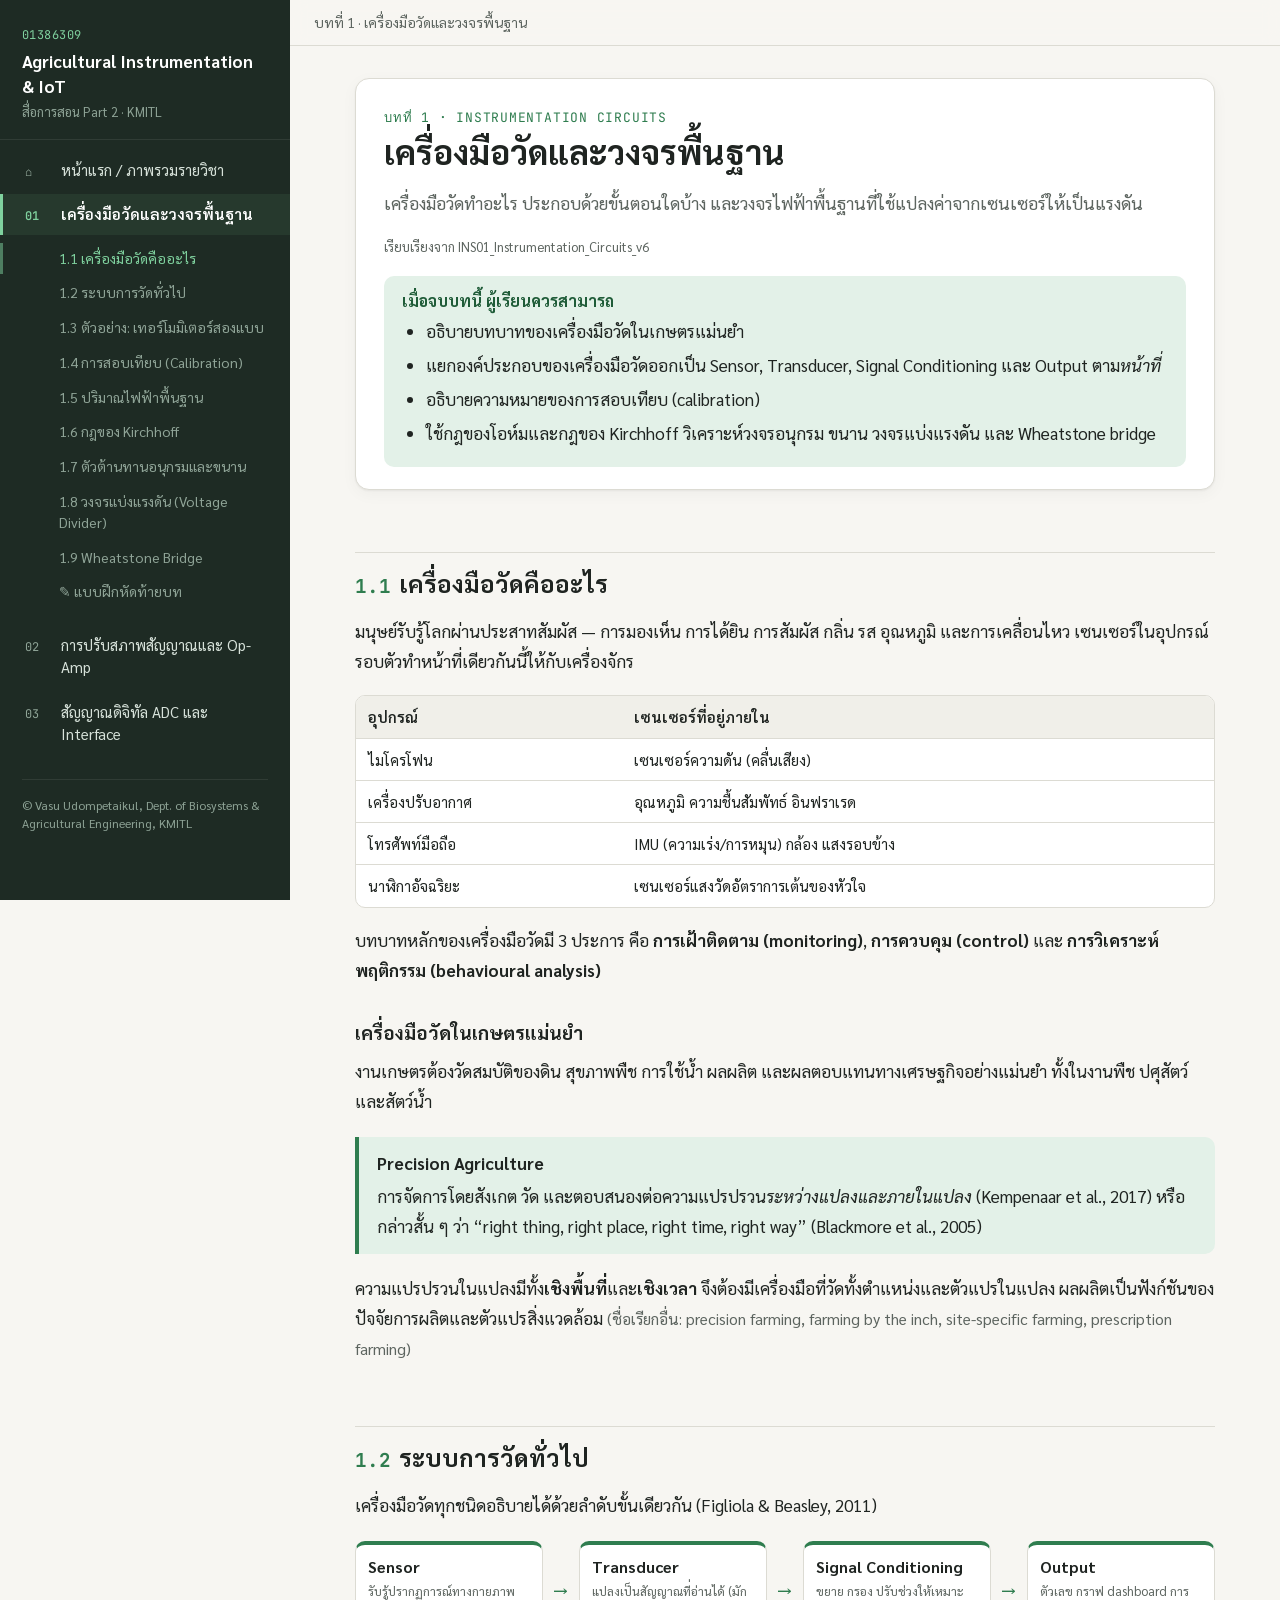
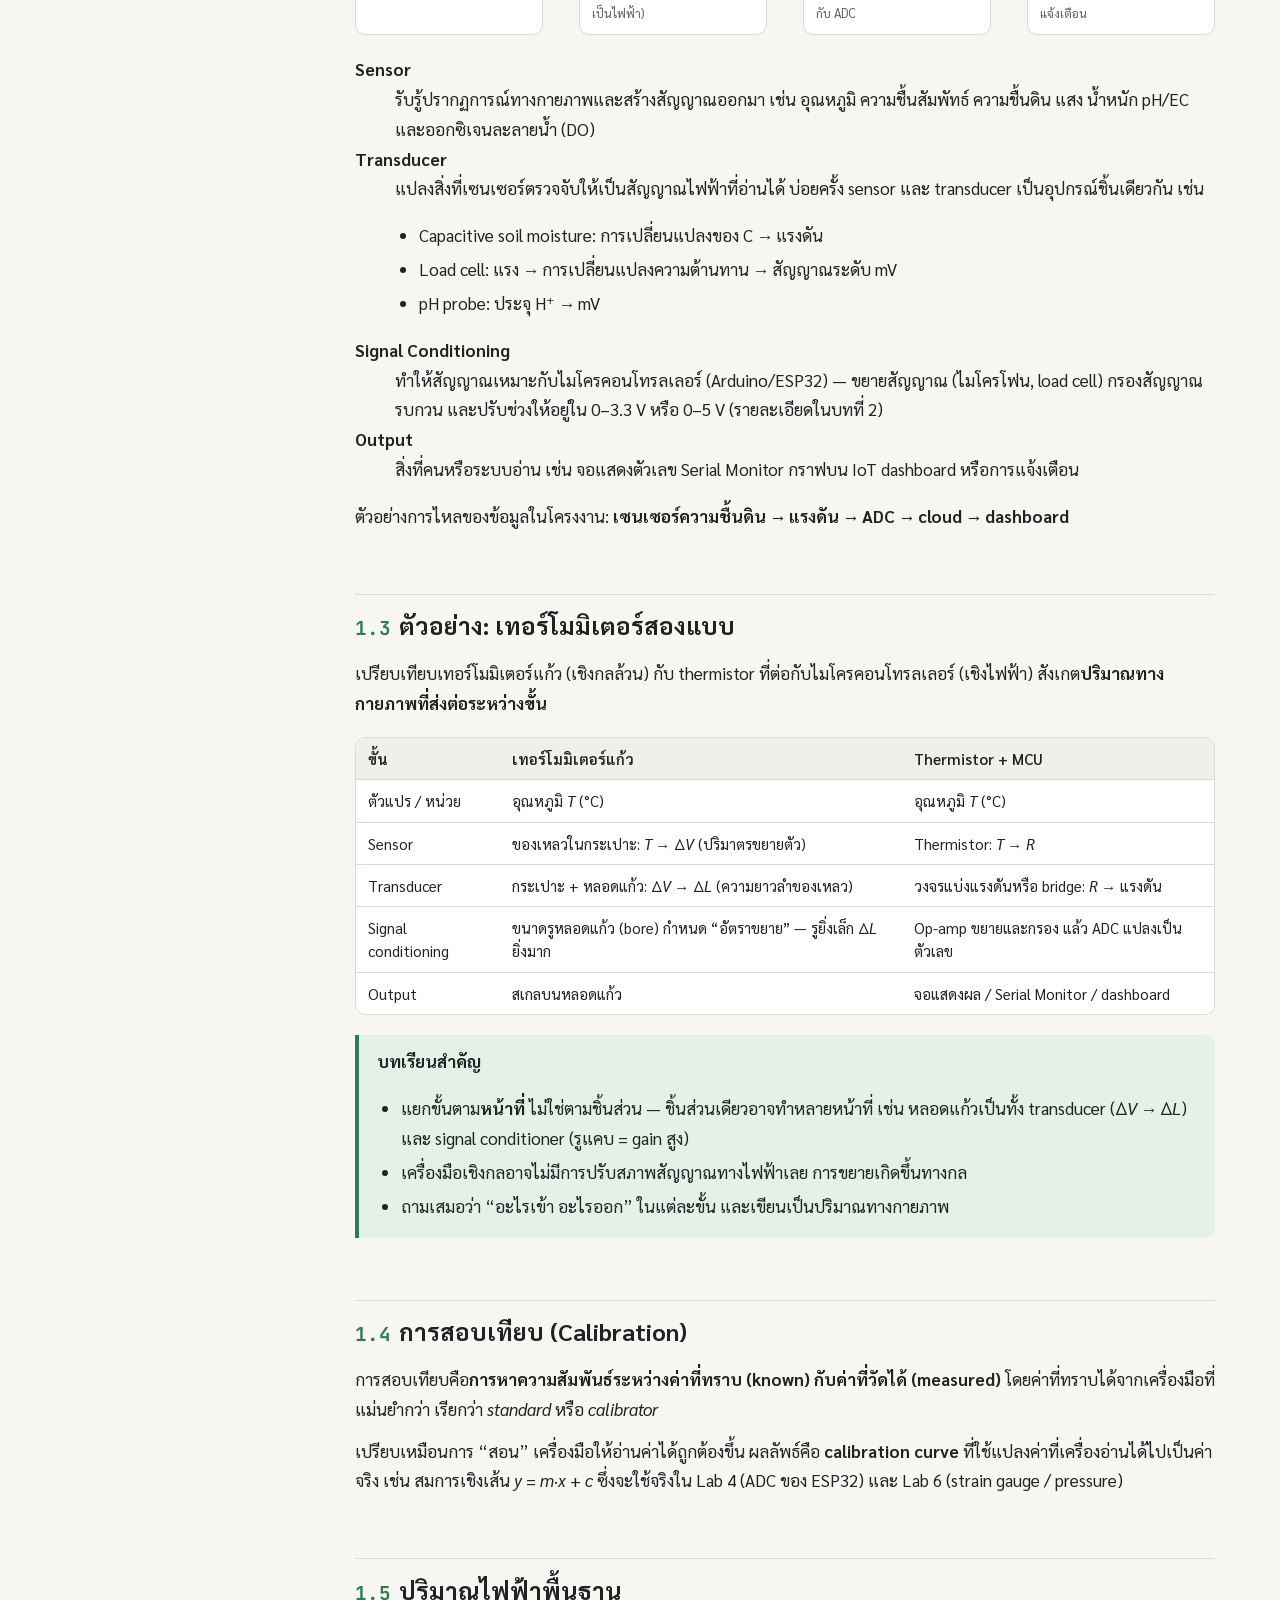
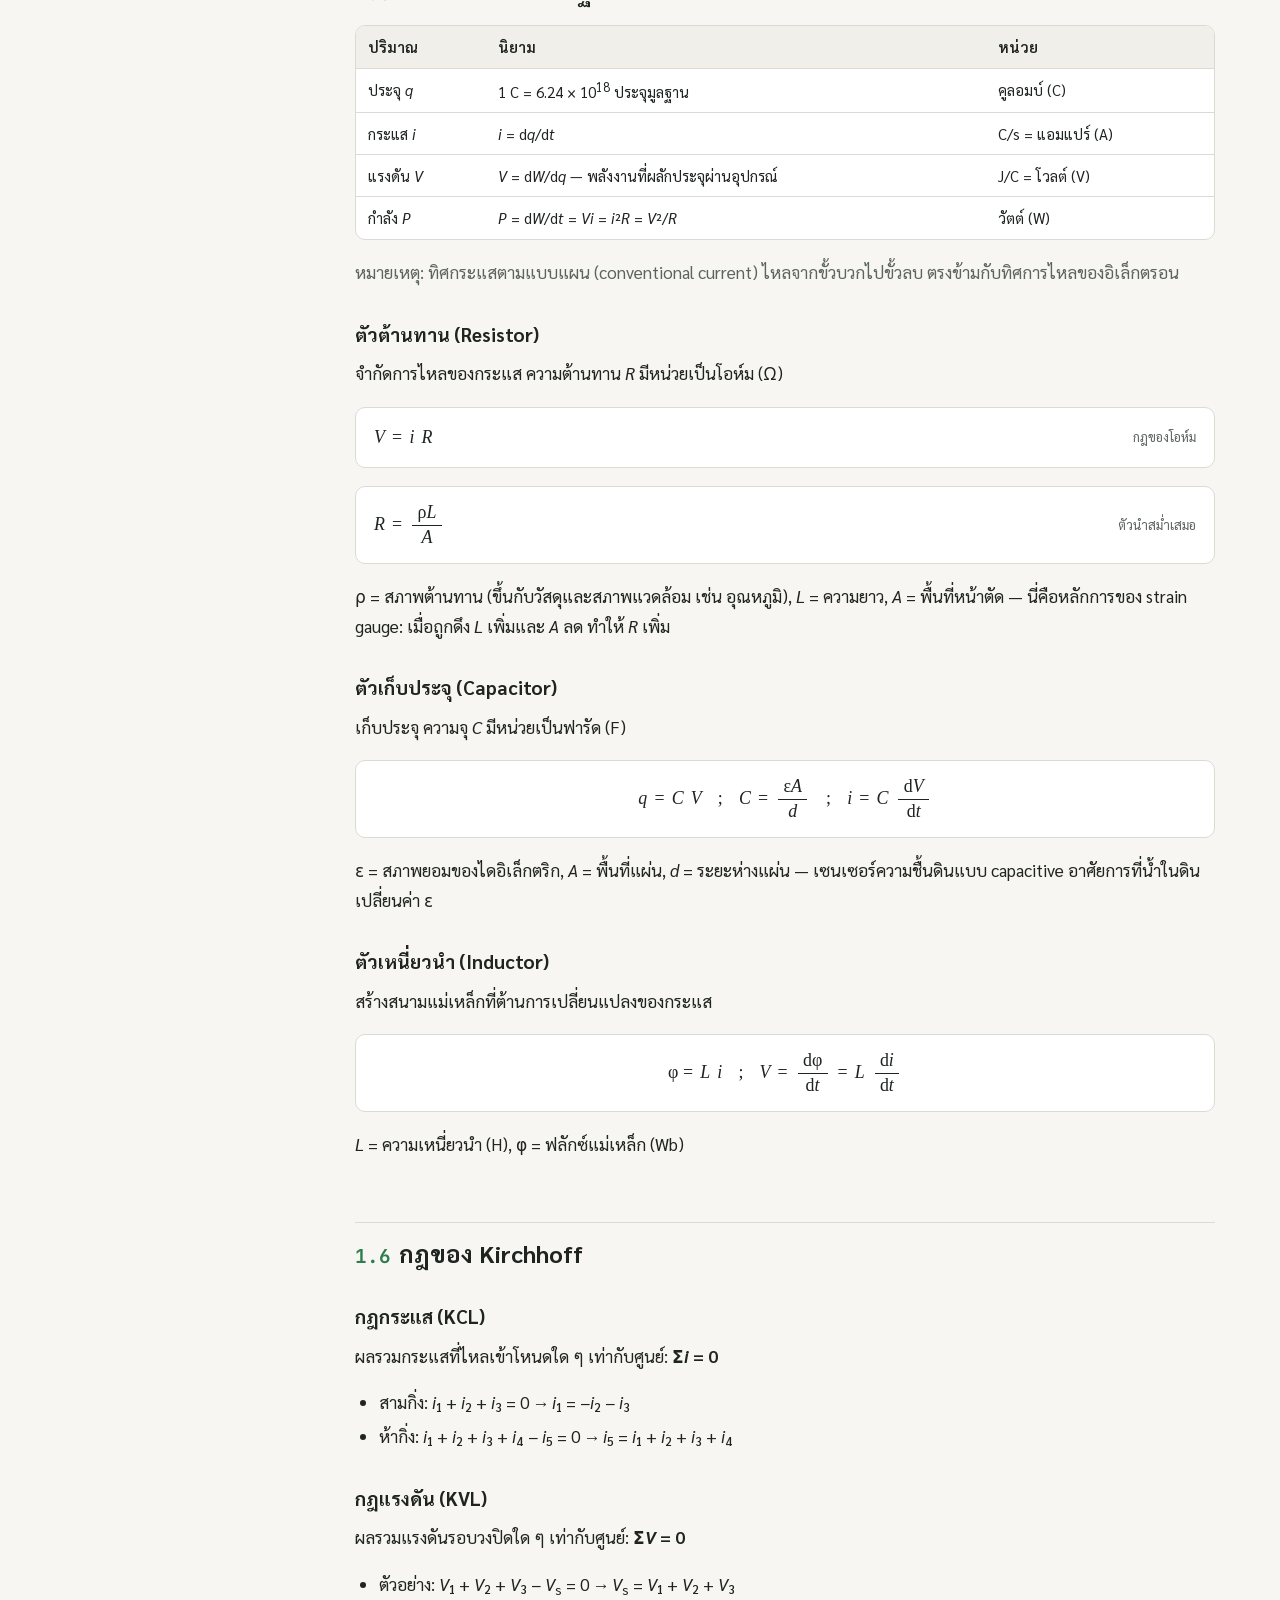
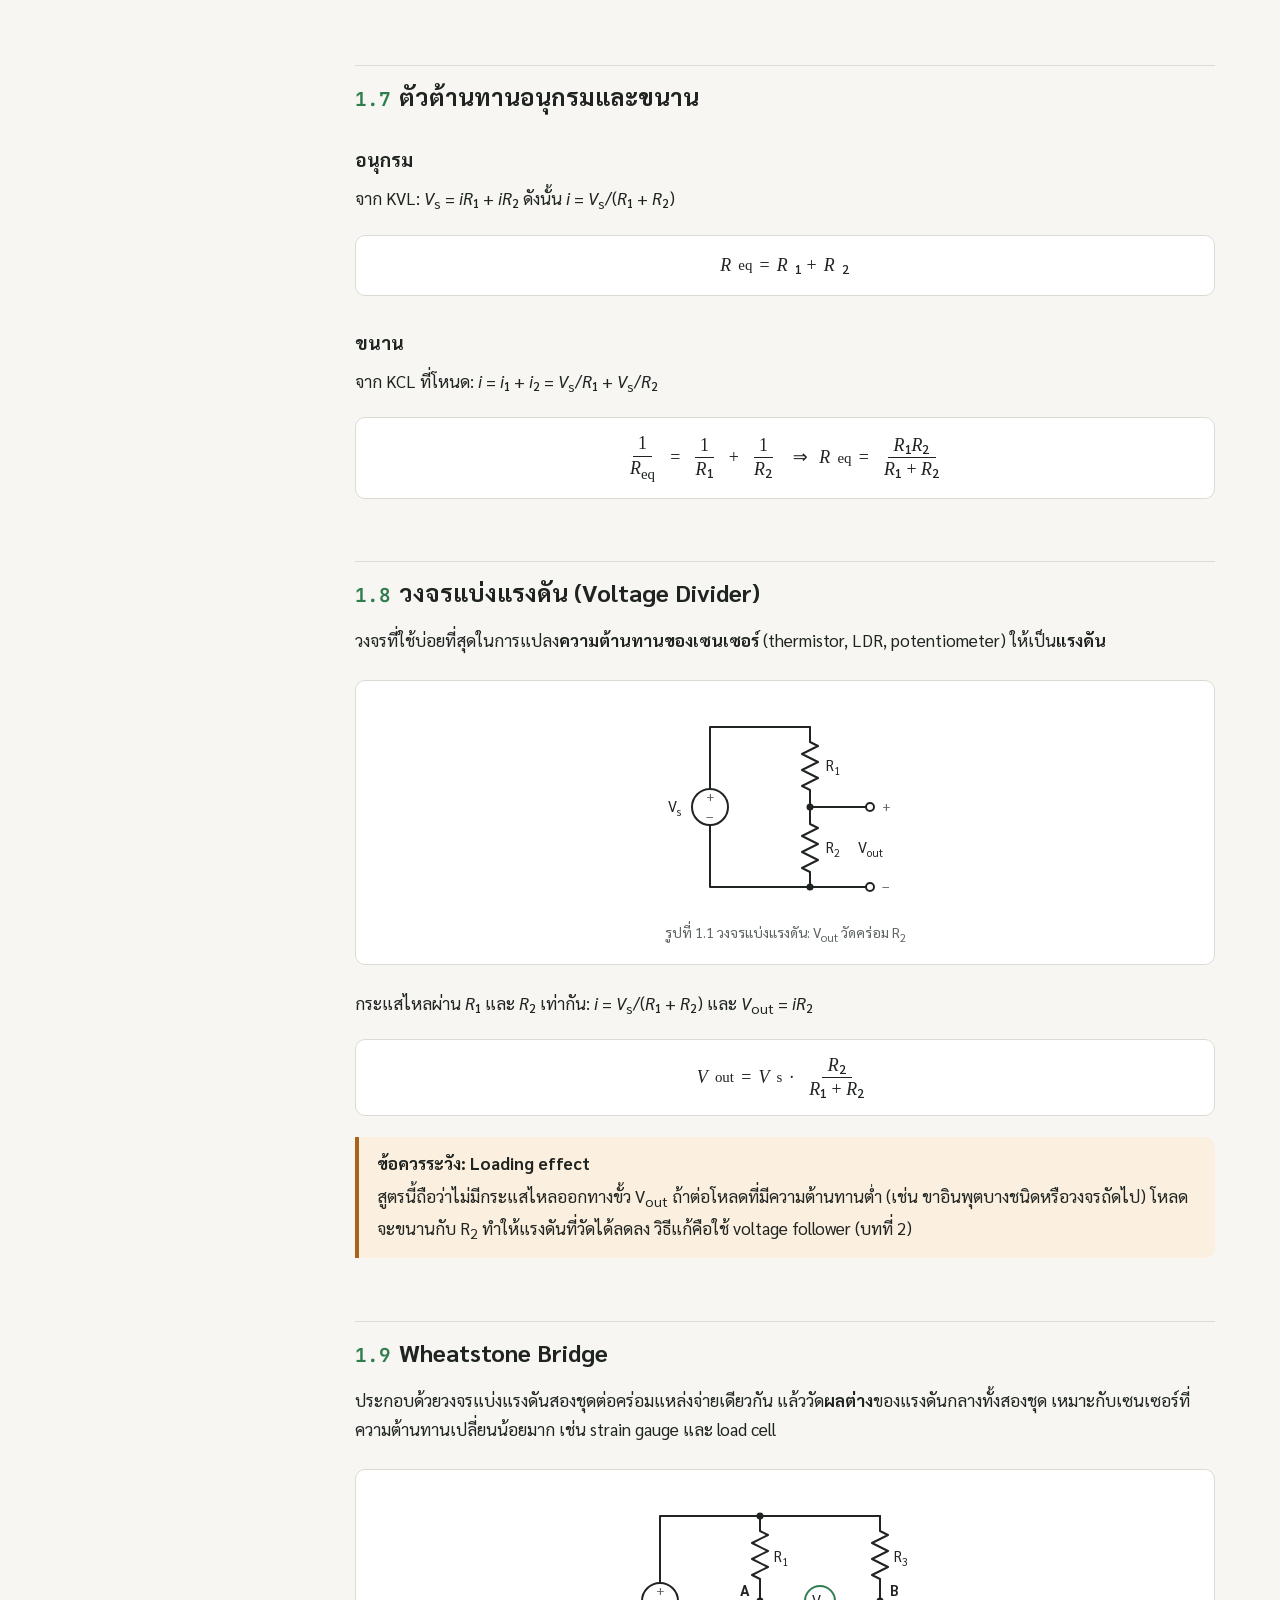
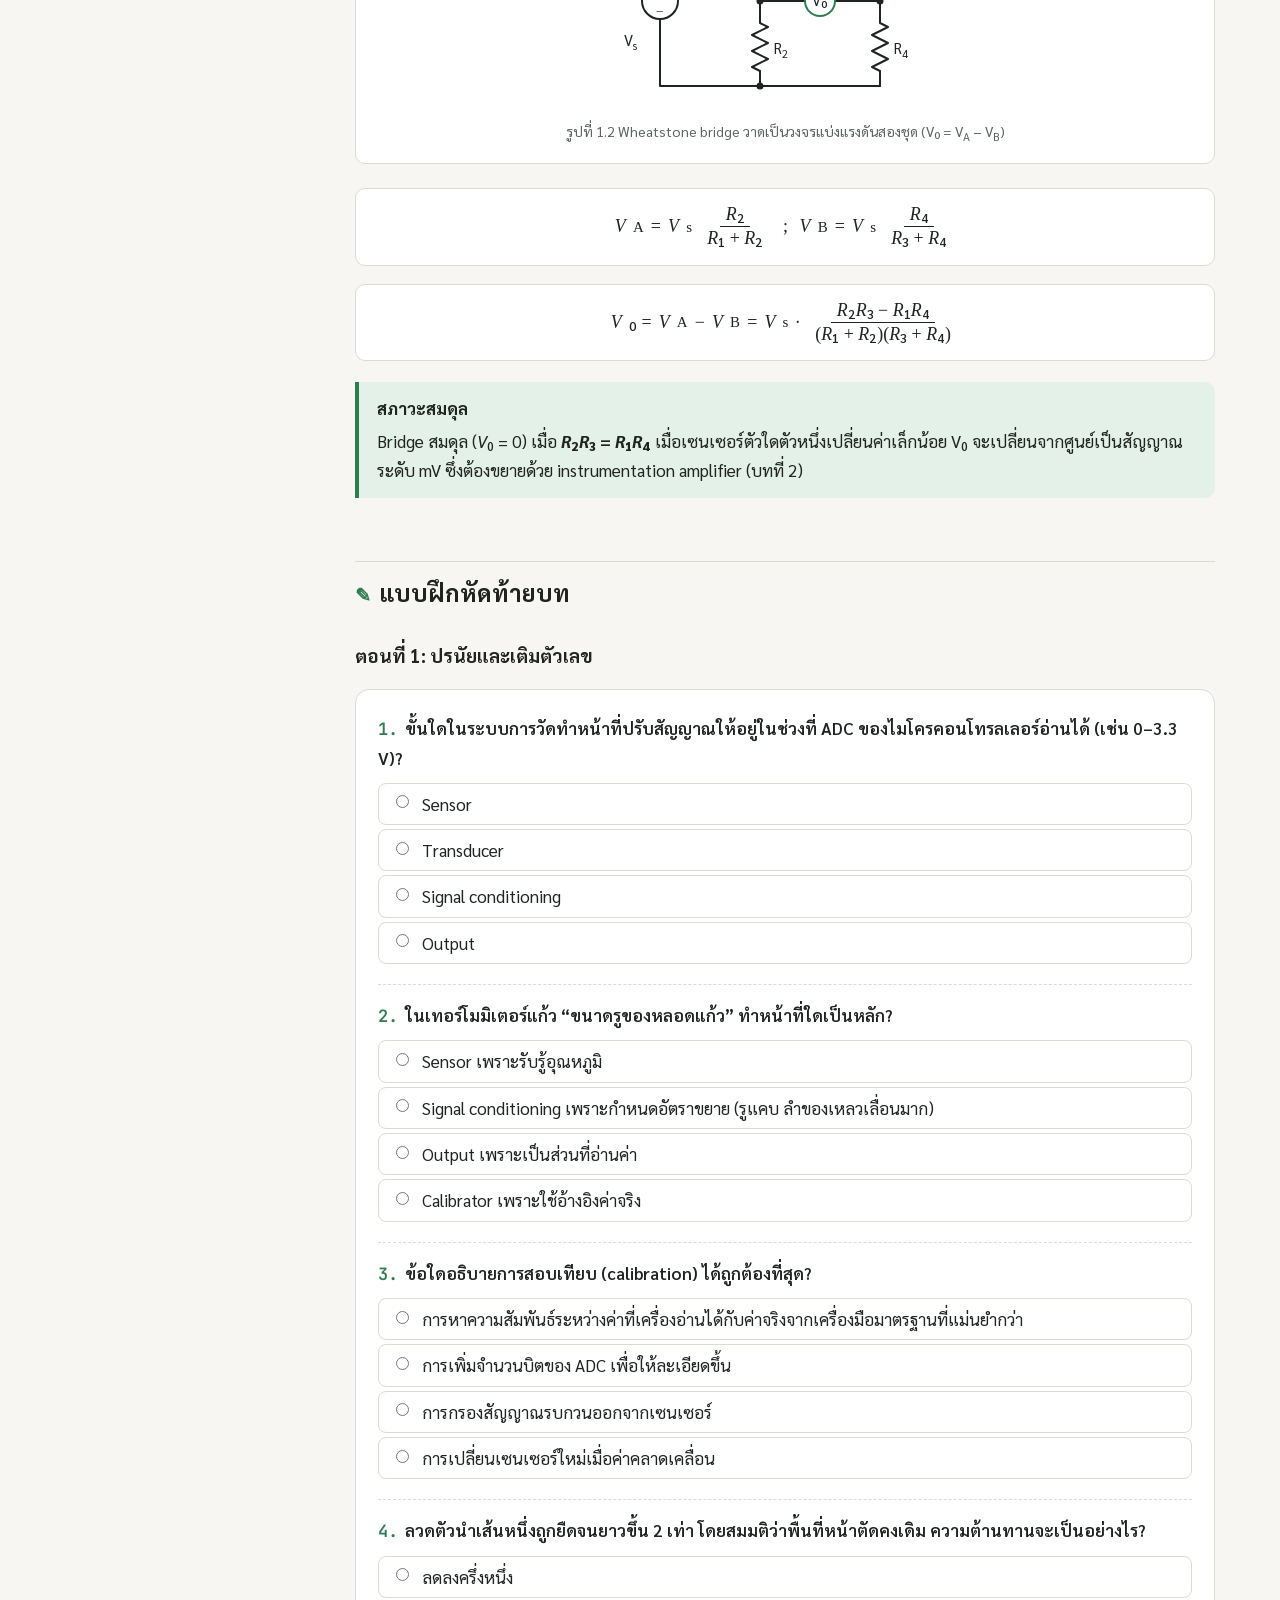
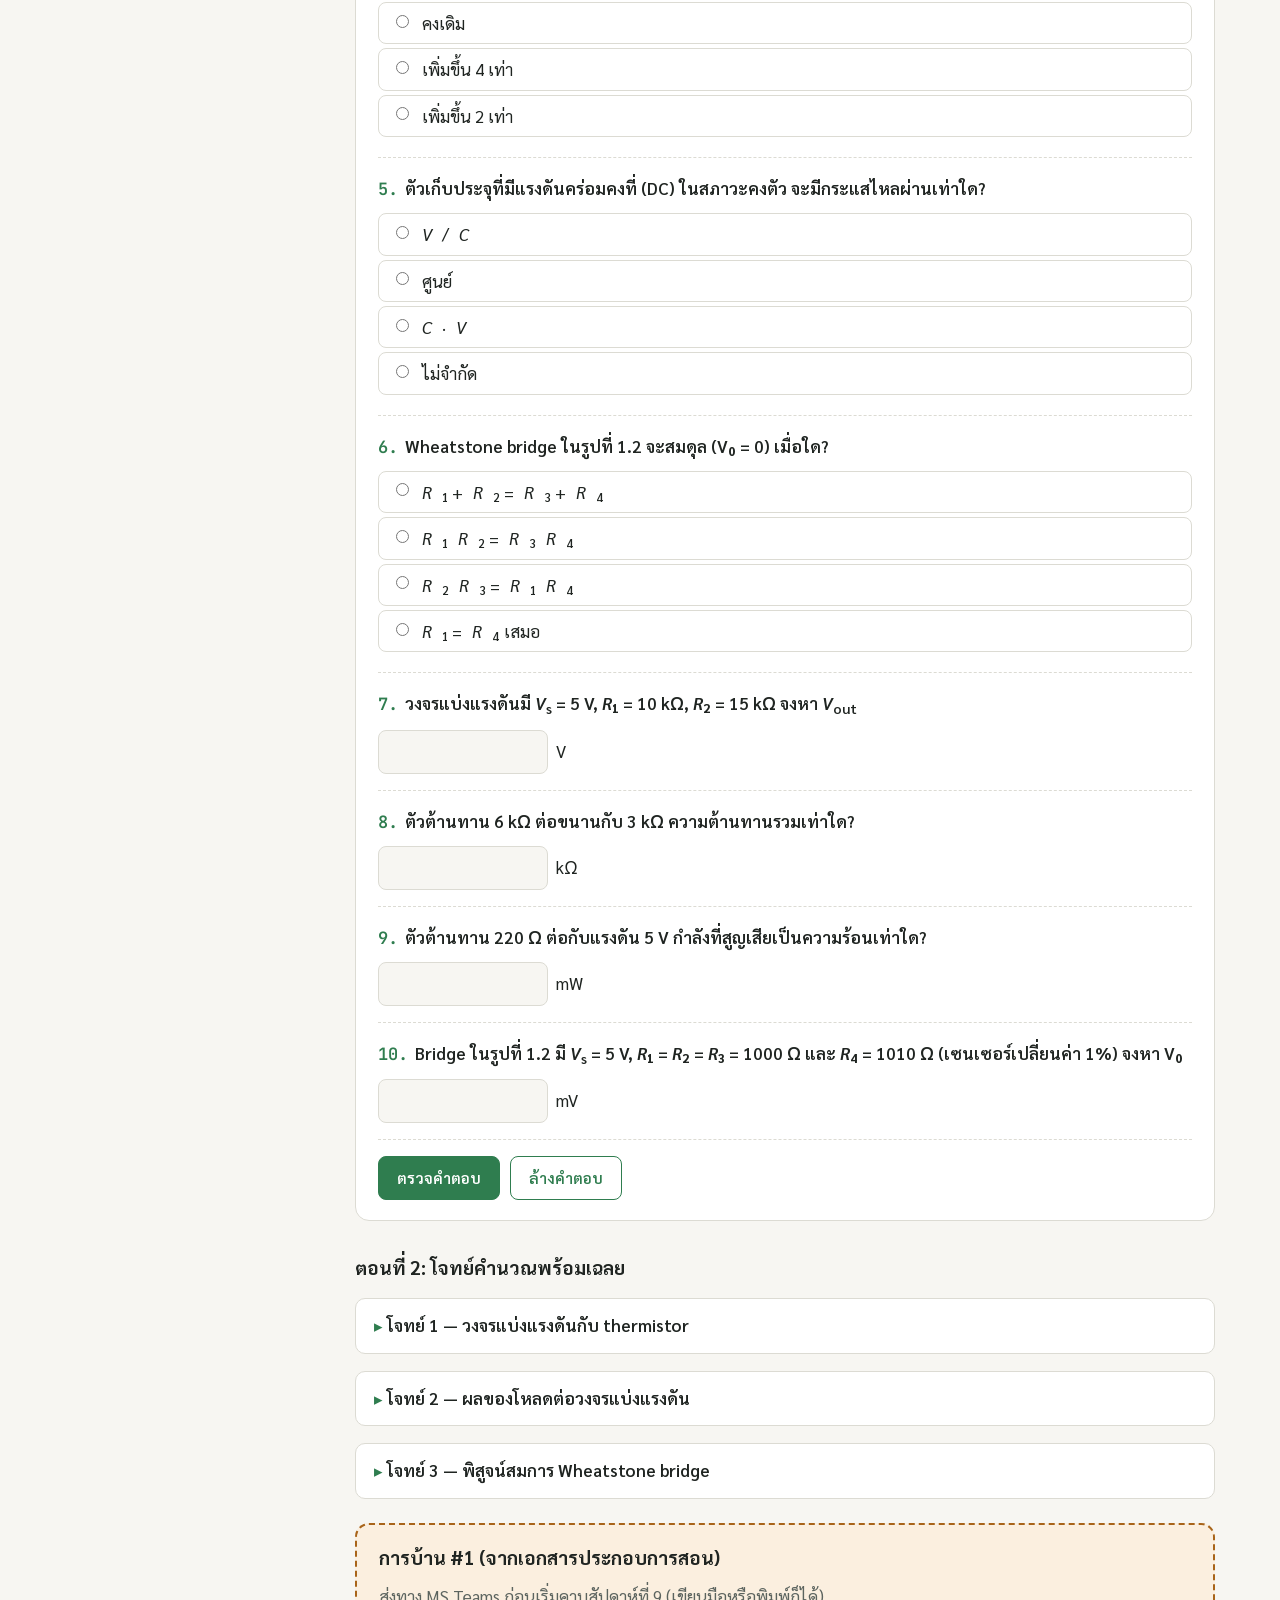
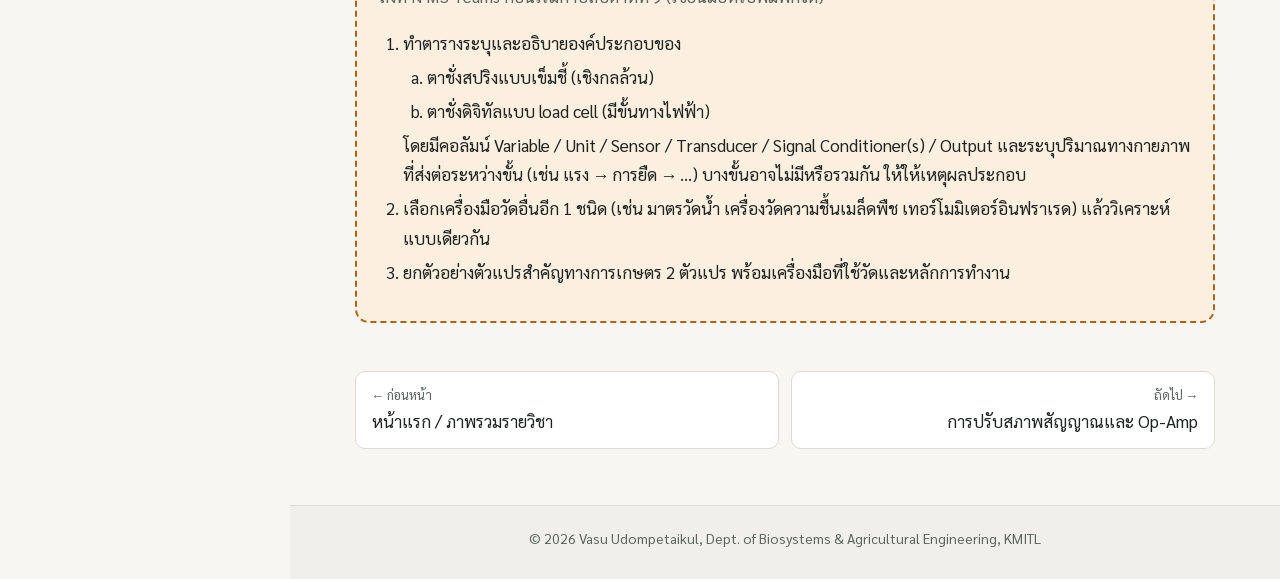
<file: website/ch1-circuits.html>
<!doctype html>
<html lang="th">
<head>
<meta charset="utf-8">
<meta name="viewport" content="width=device-width, initial-scale=1">
<title>บทที่ 1 เครื่องมือวัดและวงจรพื้นฐาน</title>
<link rel="stylesheet" href="style.css">
<script src="sidebar.js" defer></script>
<script src="quiz.js" defer></script>
</head>
<body>
<nav id="sidebar" class="sidebar" aria-label="สารบัญ"></nav>

<div class="page">
  <header class="topbar">
    <button class="menu-btn" type="button" aria-label="เปิดเมนู">☰</button>
    <span class="crumb">บทที่ 1 · เครื่องมือวัดและวงจรพื้นฐาน</span>
  </header>

  <main class="content">
    <header class="chapter-head">
      <div class="eyebrow">บทที่ 1 · Instrumentation Circuits</div>
      <h1>เครื่องมือวัดและวงจรพื้นฐาน</h1>
      <p class="lead">เครื่องมือวัดทำอะไร ประกอบด้วยขั้นตอนใดบ้าง และวงจรไฟฟ้าพื้นฐานที่ใช้แปลงค่าจากเซนเซอร์ให้เป็นแรงดัน</p>
      <div class="source">เรียบเรียงจาก INS01_Instrumentation_Circuits_v6</div>
      <div class="objectives">
        <h4>เมื่อจบบทนี้ ผู้เรียนควรสามารถ</h4>
        <ul>
          <li>อธิบายบทบาทของเครื่องมือวัดในเกษตรแม่นยำ</li>
          <li>แยกองค์ประกอบของเครื่องมือวัดออกเป็น Sensor, Transducer, Signal Conditioning และ Output ตาม<em>หน้าที่</em></li>
          <li>อธิบายความหมายของการสอบเทียบ (calibration)</li>
          <li>ใช้กฎของโอห์มและกฎของ Kirchhoff วิเคราะห์วงจรอนุกรม ขนาน วงจรแบ่งแรงดัน และ Wheatstone bridge</li>
        </ul>
      </div>
    </header>

    <!-- ===================================================== -->
    <h2 id="concepts"><span class="sec-no">1.1</span>เครื่องมือวัดคืออะไร</h2>
    <p>มนุษย์รับรู้โลกผ่านประสาทสัมผัส — การมองเห็น การได้ยิน การสัมผัส กลิ่น รส อุณหภูมิ และการเคลื่อนไหว
       เซนเซอร์ในอุปกรณ์รอบตัวทำหน้าที่เดียวกันนี้ให้กับเครื่องจักร</p>
    <div class="table-wrap">
      <table>
        <thead><tr><th>อุปกรณ์</th><th>เซนเซอร์ที่อยู่ภายใน</th></tr></thead>
        <tbody>
          <tr><td>ไมโครโฟน</td><td>เซนเซอร์ความดัน (คลื่นเสียง)</td></tr>
          <tr><td>เครื่องปรับอากาศ</td><td>อุณหภูมิ ความชื้นสัมพัทธ์ อินฟราเรด</td></tr>
          <tr><td>โทรศัพท์มือถือ</td><td>IMU (ความเร่ง/การหมุน) กล้อง แสงรอบข้าง</td></tr>
          <tr><td>นาฬิกาอัจฉริยะ</td><td>เซนเซอร์แสงวัดอัตราการเต้นของหัวใจ</td></tr>
        </tbody>
      </table>
    </div>
    <p>บทบาทหลักของเครื่องมือวัดมี 3 ประการ คือ <strong>การเฝ้าติดตาม (monitoring)</strong>,
       <strong>การควบคุม (control)</strong> และ <strong>การวิเคราะห์พฤติกรรม (behavioural analysis)</strong></p>

    <h3>เครื่องมือวัดในเกษตรแม่นยำ</h3>
    <p>งานเกษตรต้องวัดสมบัติของดิน สุขภาพพืช การใช้น้ำ ผลผลิต และผลตอบแทนทางเศรษฐกิจอย่างแม่นยำ
       ทั้งในงานพืช ปศุสัตว์ และสัตว์น้ำ</p>
    <div class="callout key">
      <span class="title">Precision Agriculture</span>
      การจัดการโดยสังเกต วัด และตอบสนองต่อความแปรปรวน<em>ระหว่างแปลงและภายในแปลง</em> (Kempenaar et al., 2017)
      หรือกล่าวสั้น ๆ ว่า “right thing, right place, right time, right way” (Blackmore et al., 2005)
    </div>
    <p>ความแปรปรวนในแปลงมีทั้ง<strong>เชิงพื้นที่</strong>และ<strong>เชิงเวลา</strong> จึงต้องมีเครื่องมือที่วัดทั้งตำแหน่งและตัวแปรในแปลง
       ผลผลิตเป็นฟังก์ชันของปัจจัยการผลิตและตัวแปรสิ่งแวดล้อม
       <span class="en">(ชื่อเรียกอื่น: precision farming, farming by the inch, site-specific farming, prescription farming)</span></p>

    <!-- ===================================================== -->
    <h2 id="measurement-system"><span class="sec-no">1.2</span>ระบบการวัดทั่วไป</h2>
    <p>เครื่องมือวัดทุกชนิดอธิบายได้ด้วยลำดับขั้นเดียวกัน (Figliola &amp; Beasley, 2011)</p>

    <div class="chain">
      <div class="stage"><b>Sensor</b><small>รับรู้ปรากฏการณ์ทางกายภาพ</small></div>
      <div class="arrow">→</div>
      <div class="stage"><b>Transducer</b><small>แปลงเป็นสัญญาณที่อ่านได้ (มักเป็นไฟฟ้า)</small></div>
      <div class="arrow">→</div>
      <div class="stage"><b>Signal Conditioning</b><small>ขยาย กรอง ปรับช่วงให้เหมาะกับ ADC</small></div>
      <div class="arrow">→</div>
      <div class="stage"><b>Output</b><small>ตัวเลข กราฟ dashboard การแจ้งเตือน</small></div>
    </div>

    <dl>
      <dt><strong>Sensor</strong></dt>
      <dd>รับรู้ปรากฏการณ์ทางกายภาพและสร้างสัญญาณออกมา เช่น อุณหภูมิ ความชื้นสัมพัทธ์ ความชื้นดิน แสง น้ำหนัก pH/EC และออกซิเจนละลายน้ำ (DO)</dd>
      <dt><strong>Transducer</strong></dt>
      <dd>แปลงสิ่งที่เซนเซอร์ตรวจจับให้เป็นสัญญาณไฟฟ้าที่อ่านได้ บ่อยครั้ง sensor และ transducer เป็นอุปกรณ์ชิ้นเดียวกัน เช่น
        <ul>
          <li>Capacitive soil moisture: การเปลี่ยนแปลงของ C → แรงดัน</li>
          <li>Load cell: แรง → การเปลี่ยนแปลงความต้านทาน → สัญญาณระดับ mV</li>
          <li>pH probe: ประจุ H⁺ → mV</li>
        </ul>
      </dd>
      <dt><strong>Signal Conditioning</strong></dt>
      <dd>ทำให้สัญญาณเหมาะกับไมโครคอนโทรลเลอร์ (Arduino/ESP32) — ขยายสัญญาณ (ไมโครโฟน, load cell) กรองสัญญาณรบกวน
          และปรับช่วงให้อยู่ใน 0–3.3 V หรือ 0–5 V (รายละเอียดในบทที่ 2)</dd>
      <dt><strong>Output</strong></dt>
      <dd>สิ่งที่คนหรือระบบอ่าน เช่น จอแสดงตัวเลข Serial Monitor กราฟบน IoT dashboard หรือการแจ้งเตือน</dd>
    </dl>

    <p>ตัวอย่างการไหลของข้อมูลในโครงงาน: <strong>เซนเซอร์ความชื้นดิน → แรงดัน → ADC → cloud → dashboard</strong></p>

    <!-- ===================================================== -->
    <h2 id="thermometer"><span class="sec-no">1.3</span>ตัวอย่าง: เทอร์โมมิเตอร์สองแบบ</h2>
    <p>เปรียบเทียบเทอร์โมมิเตอร์แก้ว (เชิงกลล้วน) กับ thermistor ที่ต่อกับไมโครคอนโทรลเลอร์ (เชิงไฟฟ้า)
       สังเกต<strong>ปริมาณทางกายภาพที่ส่งต่อระหว่างขั้น</strong></p>
    <div class="table-wrap">
      <table>
        <thead><tr><th>ขั้น</th><th>เทอร์โมมิเตอร์แก้ว</th><th>Thermistor + MCU</th></tr></thead>
        <tbody>
          <tr><td>ตัวแปร / หน่วย</td><td>อุณหภูมิ <var>T</var> (°C)</td><td>อุณหภูมิ <var>T</var> (°C)</td></tr>
          <tr><td>Sensor</td><td>ของเหลวในกระเปาะ: <var>T</var> → Δ<var>V</var> (ปริมาตรขยายตัว)</td><td>Thermistor: <var>T</var> → <var>R</var></td></tr>
          <tr><td>Transducer</td><td>กระเปาะ + หลอดแก้ว: Δ<var>V</var> → Δ<var>L</var> (ความยาวลำของเหลว)</td><td>วงจรแบ่งแรงดันหรือ bridge: <var>R</var> → แรงดัน</td></tr>
          <tr><td>Signal conditioning</td><td>ขนาดรูหลอดแก้ว (bore) กำหนด “อัตราขยาย” — รูยิ่งเล็ก Δ<var>L</var> ยิ่งมาก</td><td>Op-amp ขยายและกรอง แล้ว ADC แปลงเป็นตัวเลข</td></tr>
          <tr><td>Output</td><td>สเกลบนหลอดแก้ว</td><td>จอแสดงผล / Serial Monitor / dashboard</td></tr>
        </tbody>
      </table>
    </div>
    <div class="callout key">
      <span class="title">บทเรียนสำคัญ</span>
      <ul>
        <li>แยกขั้นตาม<strong>หน้าที่</strong> ไม่ใช่ตามชิ้นส่วน — ชิ้นส่วนเดียวอาจทำหลายหน้าที่ เช่น หลอดแก้วเป็นทั้ง transducer (Δ<var>V</var> → Δ<var>L</var>) และ signal conditioner (รูแคบ = gain สูง)</li>
        <li>เครื่องมือเชิงกลอาจไม่มีการปรับสภาพสัญญาณทางไฟฟ้าเลย การขยายเกิดขึ้นทางกล</li>
        <li>ถามเสมอว่า “อะไรเข้า อะไรออก” ในแต่ละขั้น และเขียนเป็นปริมาณทางกายภาพ</li>
      </ul>
    </div>

    <!-- ===================================================== -->
    <h2 id="calibration"><span class="sec-no">1.4</span>การสอบเทียบ (Calibration)</h2>
    <p>การสอบเทียบคือ<strong>การหาความสัมพันธ์ระหว่างค่าที่ทราบ (known) กับค่าที่วัดได้ (measured)</strong>
       โดยค่าที่ทราบได้จากเครื่องมือที่แม่นยำกว่า เรียกว่า <em>standard</em> หรือ <em>calibrator</em></p>
    <p>เปรียบเหมือนการ “สอน” เครื่องมือให้อ่านค่าได้ถูกต้องขึ้น ผลลัพธ์คือ <strong>calibration curve</strong>
       ที่ใช้แปลงค่าที่เครื่องอ่านได้ไปเป็นค่าจริง เช่น สมการเชิงเส้น <var>y</var> = <var>m</var>·<var>x</var> + <var>c</var>
       ซึ่งจะใช้จริงใน Lab 4 (ADC ของ ESP32) และ Lab 6 (strain gauge / pressure)</p>

    <!-- ===================================================== -->
    <h2 id="basics"><span class="sec-no">1.5</span>ปริมาณไฟฟ้าพื้นฐาน</h2>
    <div class="table-wrap">
      <table>
        <thead><tr><th>ปริมาณ</th><th>นิยาม</th><th>หน่วย</th></tr></thead>
        <tbody>
          <tr><td>ประจุ <var>q</var></td><td>1 C = 6.24 × 10<sup>18</sup> ประจุมูลฐาน</td><td>คูลอมบ์ (C)</td></tr>
          <tr><td>กระแส <var>i</var></td><td><var>i</var> = d<var>q</var>/d<var>t</var></td><td>C/s = แอมแปร์ (A)</td></tr>
          <tr><td>แรงดัน <var>V</var></td><td><var>V</var> = d<var>W</var>/d<var>q</var> — พลังงานที่ผลักประจุผ่านอุปกรณ์</td><td>J/C = โวลต์ (V)</td></tr>
          <tr><td>กำลัง <var>P</var></td><td><var>P</var> = d<var>W</var>/d<var>t</var> = <var>Vi</var> = <var>i</var>²<var>R</var> = <var>V</var>²/<var>R</var></td><td>วัตต์ (W)</td></tr>
        </tbody>
      </table>
    </div>
    <p class="muted">หมายเหตุ: ทิศกระแสตามแบบแผน (conventional current) ไหลจากขั้วบวกไปขั้วลบ ตรงข้ามกับทิศการไหลของอิเล็กตรอน</p>

    <h3>ตัวต้านทาน (Resistor)</h3>
    <p>จำกัดการไหลของกระแส ความต้านทาน <var>R</var> มีหน่วยเป็นโอห์ม (Ω)</p>
    <div class="eq"><var>V</var> = <var>i</var><var>R</var> <span class="label">กฎของโอห์ม</span></div>
    <div class="eq"><var>R</var> = <span class="frac"><span>ρ<var>L</var></span><span><var>A</var></span></span> <span class="label">ตัวนำสม่ำเสมอ</span></div>
    <p>ρ = สภาพต้านทาน (ขึ้นกับวัสดุและสภาพแวดล้อม เช่น อุณหภูมิ), <var>L</var> = ความยาว, <var>A</var> = พื้นที่หน้าตัด
       — นี่คือหลักการของ strain gauge: เมื่อถูกดึง <var>L</var> เพิ่มและ <var>A</var> ลด ทำให้ <var>R</var> เพิ่ม</p>

    <h3>ตัวเก็บประจุ (Capacitor)</h3>
    <p>เก็บประจุ ความจุ <var>C</var> มีหน่วยเป็นฟารัด (F)</p>
    <div class="eq"><var>q</var> = <var>C</var><var>V</var> &nbsp;&nbsp;;&nbsp;&nbsp; <var>C</var> = <span class="frac"><span>ε<var>A</var></span><span><var>d</var></span></span> &nbsp;&nbsp;;&nbsp;&nbsp; <var>i</var> = <var>C</var><span class="frac"><span>d<var>V</var></span><span>d<var>t</var></span></span></div>
    <p>ε = สภาพยอมของไดอิเล็กตริก, <var>A</var> = พื้นที่แผ่น, <var>d</var> = ระยะห่างแผ่น
       — เซนเซอร์ความชื้นดินแบบ capacitive อาศัยการที่น้ำในดินเปลี่ยนค่า ε</p>

    <h3>ตัวเหนี่ยวนำ (Inductor)</h3>
    <p>สร้างสนามแม่เหล็กที่ต้านการเปลี่ยนแปลงของกระแส</p>
    <div class="eq">φ = <var>L</var><var>i</var> &nbsp;&nbsp;;&nbsp;&nbsp; <var>V</var> = <span class="frac"><span>dφ</span><span>d<var>t</var></span></span> = <var>L</var><span class="frac"><span>d<var>i</var></span><span>d<var>t</var></span></span></div>
    <p><var>L</var> = ความเหนี่ยวนำ (H), φ = ฟลักซ์แม่เหล็ก (Wb)</p>

    <!-- ===================================================== -->
    <h2 id="kirchhoff"><span class="sec-no">1.6</span>กฎของ Kirchhoff</h2>
    <h3>กฎกระแส (KCL)</h3>
    <p>ผลรวมกระแสที่ไหลเข้าโหนดใด ๆ เท่ากับศูนย์: <strong>Σ<var>i</var> = 0</strong></p>
    <ul>
      <li>สามกิ่ง: <var>i</var>₁ + <var>i</var>₂ + <var>i</var>₃ = 0 → <var>i</var>₁ = −<var>i</var>₂ − <var>i</var>₃</li>
      <li>ห้ากิ่ง: <var>i</var>₁ + <var>i</var>₂ + <var>i</var>₃ + <var>i</var>₄ − <var>i</var>₅ = 0 → <var>i</var>₅ = <var>i</var>₁ + <var>i</var>₂ + <var>i</var>₃ + <var>i</var>₄</li>
    </ul>
    <h3>กฎแรงดัน (KVL)</h3>
    <p>ผลรวมแรงดันรอบวงปิดใด ๆ เท่ากับศูนย์: <strong>Σ<var>V</var> = 0</strong></p>
    <ul>
      <li>ตัวอย่าง: <var>V</var>₁ + <var>V</var>₂ + <var>V</var>₃ − <var>V</var><sub>s</sub> = 0 → <var>V</var><sub>s</sub> = <var>V</var>₁ + <var>V</var>₂ + <var>V</var>₃</li>
    </ul>

    <!-- ===================================================== -->
    <h2 id="series-parallel"><span class="sec-no">1.7</span>ตัวต้านทานอนุกรมและขนาน</h2>
    <h3>อนุกรม</h3>
    <p>จาก KVL: <var>V</var><sub>s</sub> = <var>iR</var>₁ + <var>iR</var>₂ ดังนั้น <var>i</var> = <var>V</var><sub>s</sub>/(<var>R</var>₁ + <var>R</var>₂)</p>
    <div class="eq"><var>R</var><sub>eq</sub> = <var>R</var>₁ + <var>R</var>₂</div>
    <h3>ขนาน</h3>
    <p>จาก KCL ที่โหนด: <var>i</var> = <var>i</var>₁ + <var>i</var>₂ = <var>V</var><sub>s</sub>/<var>R</var>₁ + <var>V</var><sub>s</sub>/<var>R</var>₂</p>
    <div class="eq"><span class="frac"><span>1</span><span><var>R</var><sub>eq</sub></span></span> = <span class="frac"><span>1</span><span><var>R</var>₁</span></span> + <span class="frac"><span>1</span><span><var>R</var>₂</span></span>
      &nbsp;⇒&nbsp; <var>R</var><sub>eq</sub> = <span class="frac"><span><var>R</var>₁<var>R</var>₂</span><span><var>R</var>₁ + <var>R</var>₂</span></span></div>

    <!-- ===================================================== -->
    <h2 id="divider"><span class="sec-no">1.8</span>วงจรแบ่งแรงดัน (Voltage Divider)</h2>
    <p>วงจรที่ใช้บ่อยที่สุดในการแปลง<strong>ความต้านทานของเซนเซอร์</strong> (thermistor, LDR, potentiometer) ให้เป็น<strong>แรงดัน</strong></p>

    <figure>
      <svg viewBox="0 0 250 215" width="250" role="img" aria-label="วงจรแบ่งแรงดัน">
        <circle class="comp" cx="50" cy="110" r="18"/>
        <text class="lbl-sm" x="50" y="104" text-anchor="middle">+</text>
        <text class="lbl-sm" x="50" y="124" text-anchor="middle">−</text>
        <text class="lbl" x="8" y="115">V<tspan font-size="11" dy="4">s</tspan></text>
        <path class="wire" d="M50 92 V30 H150"/>
        <path class="wire" d="M150 30 V45 l8 4 l-16 8 l16 8 l-16 8 l16 8 l-16 8 l8 4 V110"/>
        <path class="wire" d="M150 110 V127 l8 4 l-16 8 l16 8 l-16 8 l16 8 l-16 8 l8 4 V190"/>
        <path class="wire" d="M150 190 H50 V128"/>
        <path class="wire" d="M150 110 H206"/>
        <path class="wire" d="M150 190 H206"/>
        <circle class="dot" cx="150" cy="110" r="3.5"/>
        <circle class="dot" cx="150" cy="190" r="3.5"/>
        <circle class="term" cx="210" cy="110" r="4"/>
        <circle class="term" cx="210" cy="190" r="4"/>
        <text class="lbl" x="166" y="74">R<tspan font-size="11" dy="4">1</tspan></text>
        <text class="lbl" x="166" y="156">R<tspan font-size="11" dy="4">2</tspan></text>
        <text class="lbl" x="210" y="156" text-anchor="middle">V<tspan font-size="11" dy="4">out</tspan></text>
        <text class="lbl-sm" x="222" y="114">+</text>
        <text class="lbl-sm" x="222" y="194">−</text>
      </svg>
      <figcaption>รูปที่ 1.1 วงจรแบ่งแรงดัน: V<sub>out</sub> วัดคร่อม R<sub>2</sub></figcaption>
    </figure>

    <p>กระแสไหลผ่าน <var>R</var>₁ และ <var>R</var>₂ เท่ากัน: <var>i</var> = <var>V</var><sub>s</sub>/(<var>R</var>₁ + <var>R</var>₂) และ <var>V</var><sub>out</sub> = <var>iR</var>₂</p>
    <div class="eq"><var>V</var><sub>out</sub> = <var>V</var><sub>s</sub> · <span class="frac"><span><var>R</var>₂</span><span><var>R</var>₁ + <var>R</var>₂</span></span></div>

    <div class="callout warn">
      <span class="title">ข้อควรระวัง: Loading effect</span>
      สูตรนี้ถือว่าไม่มีกระแสไหลออกทางขั้ว V<sub>out</sub> ถ้าต่อโหลดที่มีความต้านทานต่ำ (เช่น ขาอินพุตบางชนิดหรือวงจรถัดไป)
      โหลดจะขนานกับ R<sub>2</sub> ทำให้แรงดันที่วัดได้ลดลง วิธีแก้คือใช้ voltage follower (บทที่ 2)
    </div>

    <!-- ===================================================== -->
    <h2 id="bridge"><span class="sec-no">1.9</span>Wheatstone Bridge</h2>
    <p>ประกอบด้วยวงจรแบ่งแรงดันสองชุดต่อคร่อมแหล่งจ่ายเดียวกัน แล้ววัด<strong>ผลต่าง</strong>ของแรงดันกลางทั้งสองชุด
       เหมาะกับเซนเซอร์ที่ความต้านทานเปลี่ยนน้อยมาก เช่น strain gauge และ load cell</p>

    <figure>
      <svg viewBox="0 0 330 225" width="330" role="img" aria-label="Wheatstone bridge">
        <circle class="comp" cx="40" cy="115" r="18"/>
        <text class="lbl-sm" x="40" y="109" text-anchor="middle">+</text>
        <text class="lbl-sm" x="40" y="129" text-anchor="middle">−</text>
        <text class="lbl" x="4" y="160">V<tspan font-size="11" dy="4">s</tspan></text>
        <path class="wire" d="M40 97 V30 H260"/>
        <path class="wire" d="M40 133 V200 H260"/>
        <path class="wire" d="M140 30 V45 l8 4 l-16 8 l16 8 l-16 8 l16 8 l-16 8 l8 4 V115"/>
        <path class="wire" d="M140 115 V137 l8 4 l-16 8 l16 8 l-16 8 l16 8 l-16 8 l8 4 V200"/>
        <path class="wire" d="M260 30 V45 l8 4 l-16 8 l16 8 l-16 8 l16 8 l-16 8 l8 4 V115"/>
        <path class="wire" d="M260 115 V137 l8 4 l-16 8 l16 8 l-16 8 l16 8 l-16 8 l8 4 V200"/>
        <path class="wire" d="M140 115 H185"/>
        <path class="wire" d="M215 115 H260"/>
        <circle class="comp accent" cx="200" cy="115" r="15"/>
        <text class="lbl" x="200" y="120" text-anchor="middle">V₀</text>
        <circle class="dot" cx="140" cy="30" r="3.5"/>
        <circle class="dot" cx="140" cy="200" r="3.5"/>
        <circle class="dot" cx="140" cy="115" r="3.5"/>
        <circle class="dot" cx="260" cy="115" r="3.5"/>
        <text class="lbl" x="154" y="76">R<tspan font-size="11" dy="4">1</tspan></text>
        <text class="lbl" x="154" y="168">R<tspan font-size="11" dy="4">2</tspan></text>
        <text class="lbl" x="274" y="76">R<tspan font-size="11" dy="4">3</tspan></text>
        <text class="lbl" x="274" y="168">R<tspan font-size="11" dy="4">4</tspan></text>
        <text class="lbl" x="120" y="110" font-weight="700">A</text>
        <text class="lbl" x="270" y="110" font-weight="700">B</text>
      </svg>
      <figcaption>รูปที่ 1.2 Wheatstone bridge วาดเป็นวงจรแบ่งแรงดันสองชุด (V₀ = V<sub>A</sub> − V<sub>B</sub>)</figcaption>
    </figure>

    <div class="eq"><var>V</var><sub>A</sub> = <var>V</var><sub>s</sub><span class="frac"><span><var>R</var>₂</span><span><var>R</var>₁ + <var>R</var>₂</span></span>
      &nbsp;;&nbsp; <var>V</var><sub>B</sub> = <var>V</var><sub>s</sub><span class="frac"><span><var>R</var>₄</span><span><var>R</var>₃ + <var>R</var>₄</span></span></div>
    <div class="eq"><var>V</var>₀ = <var>V</var><sub>A</sub> − <var>V</var><sub>B</sub> = <var>V</var><sub>s</sub> · <span class="frac"><span><var>R</var>₂<var>R</var>₃ − <var>R</var>₁<var>R</var>₄</span><span>(<var>R</var>₁ + <var>R</var>₂)(<var>R</var>₃ + <var>R</var>₄)</span></span></div>

    <div class="callout key">
      <span class="title">สภาวะสมดุล</span>
      Bridge สมดุล (<var>V</var>₀ = 0) เมื่อ <strong><var>R</var>₂<var>R</var>₃ = <var>R</var>₁<var>R</var>₄</strong>
      เมื่อเซนเซอร์ตัวใดตัวหนึ่งเปลี่ยนค่าเล็กน้อย V₀ จะเปลี่ยนจากศูนย์เป็นสัญญาณระดับ mV
      ซึ่งต้องขยายด้วย instrumentation amplifier (บทที่ 2)
    </div>

    <!-- ===================================================== -->
    <h2 id="exercises"><span class="sec-no">✎</span>แบบฝึกหัดท้ายบท</h2>

    <h3>ตอนที่ 1: ปรนัยและเติมตัวเลข</h3>
    <div class="quiz">
      <div class="q" data-answer="c">
        <p class="q-text">ขั้นใดในระบบการวัดทำหน้าที่ปรับสัญญาณให้อยู่ในช่วงที่ ADC ของไมโครคอนโทรลเลอร์อ่านได้ (เช่น 0–3.3 V)?</p>
        <label class="opt"><input type="radio" value="a"> Sensor</label>
        <label class="opt"><input type="radio" value="b"> Transducer</label>
        <label class="opt"><input type="radio" value="c"> Signal conditioning</label>
        <label class="opt"><input type="radio" value="d"> Output</label>
        <div class="explain" hidden>Signal conditioning ทำหน้าที่ขยาย กรอง และปรับช่วงสัญญาณให้เหมาะกับ ADC</div>
      </div>

      <div class="q" data-answer="b">
        <p class="q-text">ในเทอร์โมมิเตอร์แก้ว “ขนาดรูของหลอดแก้ว” ทำหน้าที่ใดเป็นหลัก?</p>
        <label class="opt"><input type="radio" value="a"> Sensor เพราะรับรู้อุณหภูมิ</label>
        <label class="opt"><input type="radio" value="b"> Signal conditioning เพราะกำหนดอัตราขยาย (รูแคบ ลำของเหลวเลื่อนมาก)</label>
        <label class="opt"><input type="radio" value="c"> Output เพราะเป็นส่วนที่อ่านค่า</label>
        <label class="opt"><input type="radio" value="d"> Calibrator เพราะใช้อ้างอิงค่าจริง</label>
        <div class="explain" hidden>รูแคบทำให้การเปลี่ยนปริมาตรเล็กน้อยกลายเป็นการเปลี่ยนความยาวมาก จึงเป็น “gain” ทางกล — หลอดแก้วจึงทำทั้งหน้าที่ transducer และ signal conditioner</div>
      </div>

      <div class="q" data-answer="a">
        <p class="q-text">ข้อใดอธิบายการสอบเทียบ (calibration) ได้ถูกต้องที่สุด?</p>
        <label class="opt"><input type="radio" value="a"> การหาความสัมพันธ์ระหว่างค่าที่เครื่องอ่านได้กับค่าจริงจากเครื่องมือมาตรฐานที่แม่นยำกว่า</label>
        <label class="opt"><input type="radio" value="b"> การเพิ่มจำนวนบิตของ ADC เพื่อให้ละเอียดขึ้น</label>
        <label class="opt"><input type="radio" value="c"> การกรองสัญญาณรบกวนออกจากเซนเซอร์</label>
        <label class="opt"><input type="radio" value="d"> การเปลี่ยนเซนเซอร์ใหม่เมื่อค่าคลาดเคลื่อน</label>
        <div class="explain" hidden>ผลของการสอบเทียบคือ calibration curve ที่แปลงค่าที่อ่านได้เป็นค่าจริง</div>
      </div>

      <div class="q" data-answer="d">
        <p class="q-text">ลวดตัวนำเส้นหนึ่งถูกยืดจนยาวขึ้น 2 เท่า โดยสมมติว่าพื้นที่หน้าตัดคงเดิม ความต้านทานจะเป็นอย่างไร?</p>
        <label class="opt"><input type="radio" value="a"> ลดลงครึ่งหนึ่ง</label>
        <label class="opt"><input type="radio" value="b"> คงเดิม</label>
        <label class="opt"><input type="radio" value="c"> เพิ่มขึ้น 4 เท่า</label>
        <label class="opt"><input type="radio" value="d"> เพิ่มขึ้น 2 เท่า</label>
        <div class="explain" hidden><var>R</var> = ρ<var>L</var>/<var>A</var> แปรผันตรงกับ <var>L</var> (ในความเป็นจริงพื้นที่หน้าตัดจะลดลงด้วย ทำให้ R เพิ่มมากกว่า 2 เท่า — หลักการของ strain gauge)</div>
      </div>

      <div class="q" data-answer="b">
        <p class="q-text">ตัวเก็บประจุที่มีแรงดันคร่อมคงที่ (DC) ในสภาวะคงตัว จะมีกระแสไหลผ่านเท่าใด?</p>
        <label class="opt"><input type="radio" value="a"> <var>V</var>/<var>C</var></label>
        <label class="opt"><input type="radio" value="b"> ศูนย์</label>
        <label class="opt"><input type="radio" value="c"> <var>C</var>·<var>V</var></label>
        <label class="opt"><input type="radio" value="d"> ไม่จำกัด</label>
        <div class="explain" hidden><var>i</var> = <var>C</var>·d<var>V</var>/d<var>t</var> เมื่อ <var>V</var> คงที่ d<var>V</var>/d<var>t</var> = 0 ดังนั้น <var>i</var> = 0</div>
      </div>

      <div class="q" data-answer="c">
        <p class="q-text">Wheatstone bridge ในรูปที่ 1.2 จะสมดุล (V₀ = 0) เมื่อใด?</p>
        <label class="opt"><input type="radio" value="a"> <var>R</var>₁ + <var>R</var>₂ = <var>R</var>₃ + <var>R</var>₄</label>
        <label class="opt"><input type="radio" value="b"> <var>R</var>₁<var>R</var>₂ = <var>R</var>₃<var>R</var>₄</label>
        <label class="opt"><input type="radio" value="c"> <var>R</var>₂<var>R</var>₃ = <var>R</var>₁<var>R</var>₄</label>
        <label class="opt"><input type="radio" value="d"> <var>R</var>₁ = <var>R</var>₄ เสมอ</label>
        <div class="explain" hidden>ตัวเศษของสมการ V₀ คือ <var>R</var>₂<var>R</var>₃ − <var>R</var>₁<var>R</var>₄ ซึ่งเป็นศูนย์เมื่อ <var>R</var>₂<var>R</var>₃ = <var>R</var>₁<var>R</var>₄ (หรือ <var>R</var>₁/<var>R</var>₂ = <var>R</var>₃/<var>R</var>₄)</div>
      </div>

      <div class="q" data-type="num" data-answer="3">
        <p class="q-text">วงจรแบ่งแรงดันมี <var>V</var><sub>s</sub> = 5 V, <var>R</var>₁ = 10 kΩ, <var>R</var>₂ = 15 kΩ จงหา <var>V</var><sub>out</sub></p>
        <div class="num-input"><input type="number" step="any" aria-label="คำตอบ"> V</div>
        <div class="explain" hidden><var>V</var><sub>out</sub> = 5 × 15/(10 + 15) = 5 × 0.6 = <strong>3.0 V</strong></div>
      </div>

      <div class="q" data-type="num" data-answer="2">
        <p class="q-text">ตัวต้านทาน 6 kΩ ต่อขนานกับ 3 kΩ ความต้านทานรวมเท่าใด?</p>
        <div class="num-input"><input type="number" step="any" aria-label="คำตอบ"> kΩ</div>
        <div class="explain" hidden><var>R</var><sub>eq</sub> = (6 × 3)/(6 + 3) = 18/9 = <strong>2 kΩ</strong> (ค่าขนานน้อยกว่าตัวที่น้อยที่สุดเสมอ)</div>
      </div>

      <div class="q" data-type="num" data-answer="113.6">
        <p class="q-text">ตัวต้านทาน 220 Ω ต่อกับแรงดัน 5 V กำลังที่สูญเสียเป็นความร้อนเท่าใด?</p>
        <div class="num-input"><input type="number" step="any" aria-label="คำตอบ"> mW</div>
        <div class="explain" hidden><var>P</var> = <var>V</var>²/<var>R</var> = 25/220 = 0.1136 W ≈ <strong>113.6 mW</strong> — ตัวต้านทาน ¼ W (250 mW) ใช้ได้</div>
      </div>

      <div class="q" data-type="num" data-answer="-12.44" data-tol="0.02">
        <p class="q-text">Bridge ในรูปที่ 1.2 มี <var>V</var><sub>s</sub> = 5 V, <var>R</var>₁ = <var>R</var>₂ = <var>R</var>₃ = 1000 Ω และ <var>R</var>₄ = 1010 Ω (เซนเซอร์เปลี่ยนค่า 1%) จงหา V₀</p>
        <div class="num-input"><input type="number" step="any" aria-label="คำตอบ"> mV</div>
        <div class="explain" hidden>V₀ = 5 × (1000·1000 − 1000·1010) / [(2000)(2010)] = 5 × (−10,000)/4,020,000 = −0.01244 V ≈ <strong>−12.44 mV</strong>
          — ความต้านทานเปลี่ยน 1% ให้สัญญาณเพียงระดับสิบ mV จึงต้องขยายก่อนเข้า ADC</div>
      </div>
    </div>

    <h3>ตอนที่ 2: โจทย์คำนวณพร้อมเฉลย</h3>

    <details class="solution">
      <summary>โจทย์ 1 — วงจรแบ่งแรงดันกับ thermistor</summary>
      <div class="problem">
        <p>Thermistor แบบ NTC มีค่า 10 kΩ ที่ 25 °C และ 3.3 kΩ ที่ 50 °C ต่อเป็น <var>R</var>₂ ในวงจรแบ่งแรงดัน โดย <var>R</var>₁ = 10 kΩ และ <var>V</var><sub>s</sub> = 3.3 V
           จงหา <var>V</var><sub>out</sub> ที่อุณหภูมิทั้งสอง และบอกว่าเมื่ออุณหภูมิเพิ่ม <var>V</var><sub>out</sub> เพิ่มหรือลด</p>
      </div>
      <div class="sol">
        <p>ที่ 25 °C: <var>V</var><sub>out</sub> = 3.3 × 10/(10 + 10) = <strong>1.65 V</strong></p>
        <p>ที่ 50 °C: <var>V</var><sub>out</sub> = 3.3 × 3.3/(10 + 3.3) = 3.3 × 0.248 = <strong>0.82 V</strong></p>
        <p>อุณหภูมิเพิ่ม → ความต้านทาน NTC ลด → <var>V</var><sub>out</sub> <strong>ลดลง</strong>
           (ถ้าต้องการให้แรงดันเพิ่มตามอุณหภูมิ ให้สลับตำแหน่ง thermistor ไปเป็น <var>R</var>₁)
           สังเกตว่าความสัมพันธ์ไม่เป็นเชิงเส้น จึงต้องสอบเทียบหลายจุด</p>
      </div>
    </details>

    <details class="solution">
      <summary>โจทย์ 2 — ผลของโหลดต่อวงจรแบ่งแรงดัน</summary>
      <div class="problem">
        <p>วงจรแบ่งแรงดัน <var>V</var><sub>s</sub> = 10 V, <var>R</var>₁ = <var>R</var>₂ = 100 kΩ ถ้าต่อเครื่องวัดที่มีความต้านทานอินพุต 100 kΩ คร่อม <var>R</var>₂ จะอ่านได้เท่าใด เทียบกับค่าที่คำนวณโดยไม่มีโหลด</p>
      </div>
      <div class="sol">
        <p>ไม่มีโหลด: <var>V</var><sub>out</sub> = 10 × 100/200 = 5.00 V</p>
        <p>มีโหลด: <var>R</var>₂ ขนานกับ 100 kΩ = 50 kΩ → <var>V</var><sub>out</sub> = 10 × 50/(100 + 50) = <strong>3.33 V</strong></p>
        <p>ค่าลดลงถึง 33% นี่คือ <strong>loading effect</strong> ที่จะสังเกตใน Lab 1 และแก้ด้วย voltage follower ใน Lab 3</p>
      </div>
    </details>

    <details class="solution">
      <summary>โจทย์ 3 — พิสูจน์สมการ Wheatstone bridge</summary>
      <div class="problem"><p>จากสมการ <var>V</var><sub>A</sub> และ <var>V</var><sub>B</sub> จงพิสูจน์ว่า V₀ = V<sub>s</sub>(R₂R₃ − R₁R₄)/[(R₁+R₂)(R₃+R₄)]</p></div>
      <div class="sol">
        <p>V₀ = V<sub>s</sub>[R₂/(R₁+R₂) − R₄/(R₃+R₄)]</p>
        <p>ทำตัวส่วนร่วม: = V<sub>s</sub>[R₂(R₃+R₄) − R₄(R₁+R₂)] / [(R₁+R₂)(R₃+R₄)]</p>
        <p>กระจาย: R₂R₃ + R₂R₄ − R₁R₄ − R₂R₄ = R₂R₃ − R₁R₄ จึงได้สมการตามต้องการ ∎</p>
      </div>
    </details>

    <div class="assignment">
      <h3>การบ้าน #1 (จากเอกสารประกอบการสอน)</h3>
      <p class="muted">ส่งทาง MS Teams ก่อนเริ่มคาบสัปดาห์ที่ 9 (เขียนมือหรือพิมพ์ก็ได้)</p>
      <ol>
        <li>ทำตารางระบุและอธิบายองค์ประกอบของ
          <ol type="a">
            <li>ตาชั่งสปริงแบบเข็มชี้ (เชิงกลล้วน)</li>
            <li>ตาชั่งดิจิทัลแบบ load cell (มีขั้นทางไฟฟ้า)</li>
          </ol>
          โดยมีคอลัมน์ Variable / Unit / Sensor / Transducer / Signal Conditioner(s) / Output
          และระบุปริมาณทางกายภาพที่ส่งต่อระหว่างขั้น (เช่น แรง → การยืด → …)
          บางขั้นอาจไม่มีหรือรวมกัน ให้ให้เหตุผลประกอบ</li>
        <li>เลือกเครื่องมือวัดอื่นอีก 1 ชนิด (เช่น มาตรวัดน้ำ เครื่องวัดความชื้นเมล็ดพืช เทอร์โมมิเตอร์อินฟราเรด) แล้ววิเคราะห์แบบเดียวกัน</li>
        <li>ยกตัวอย่างตัวแปรสำคัญทางการเกษตร 2 ตัวแปร พร้อมเครื่องมือที่ใช้วัดและหลักการทำงาน</li>
      </ol>
    </div>

    <div id="pager"></div>
  </main>

  <footer class="site-footer">
    © 2026 Vasu Udompetaikul, Dept. of Biosystems &amp; Agricultural Engineering, KMITL
  </footer>
</div>
</body>
</html>
</file>
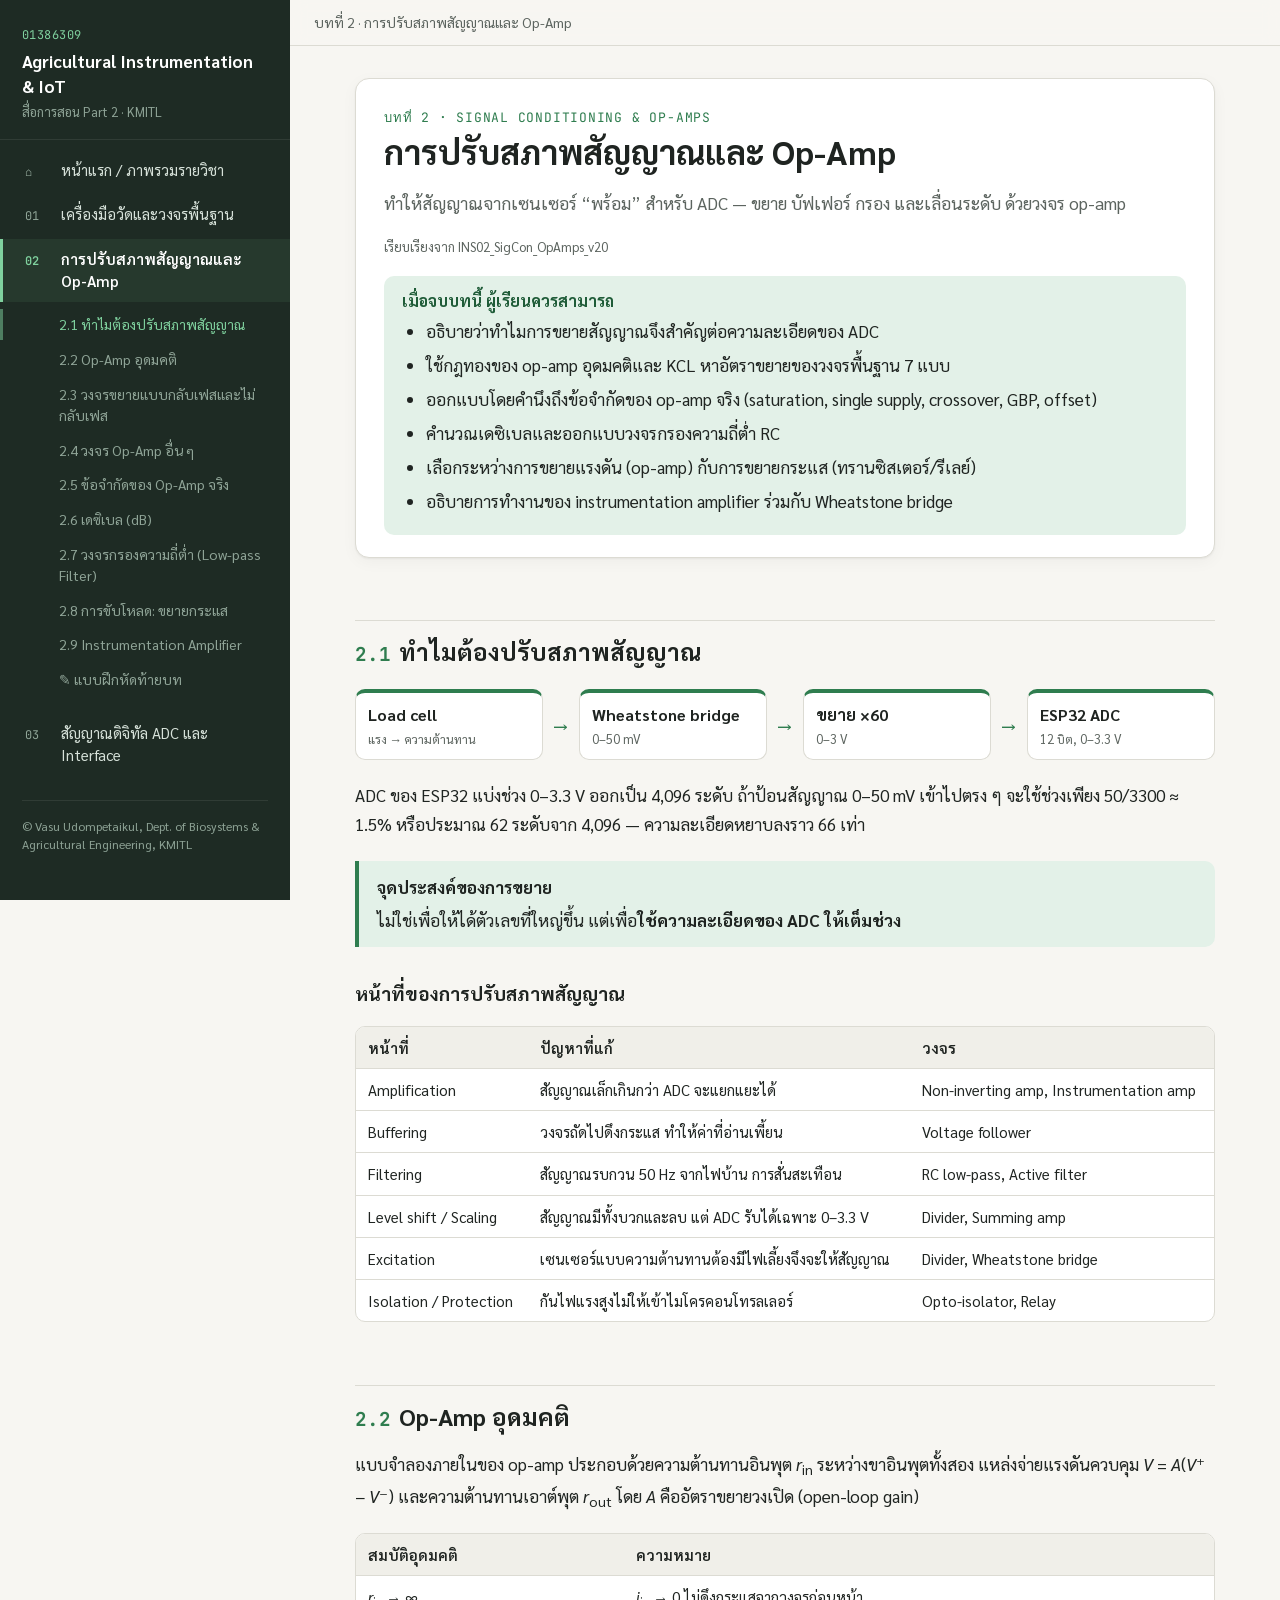
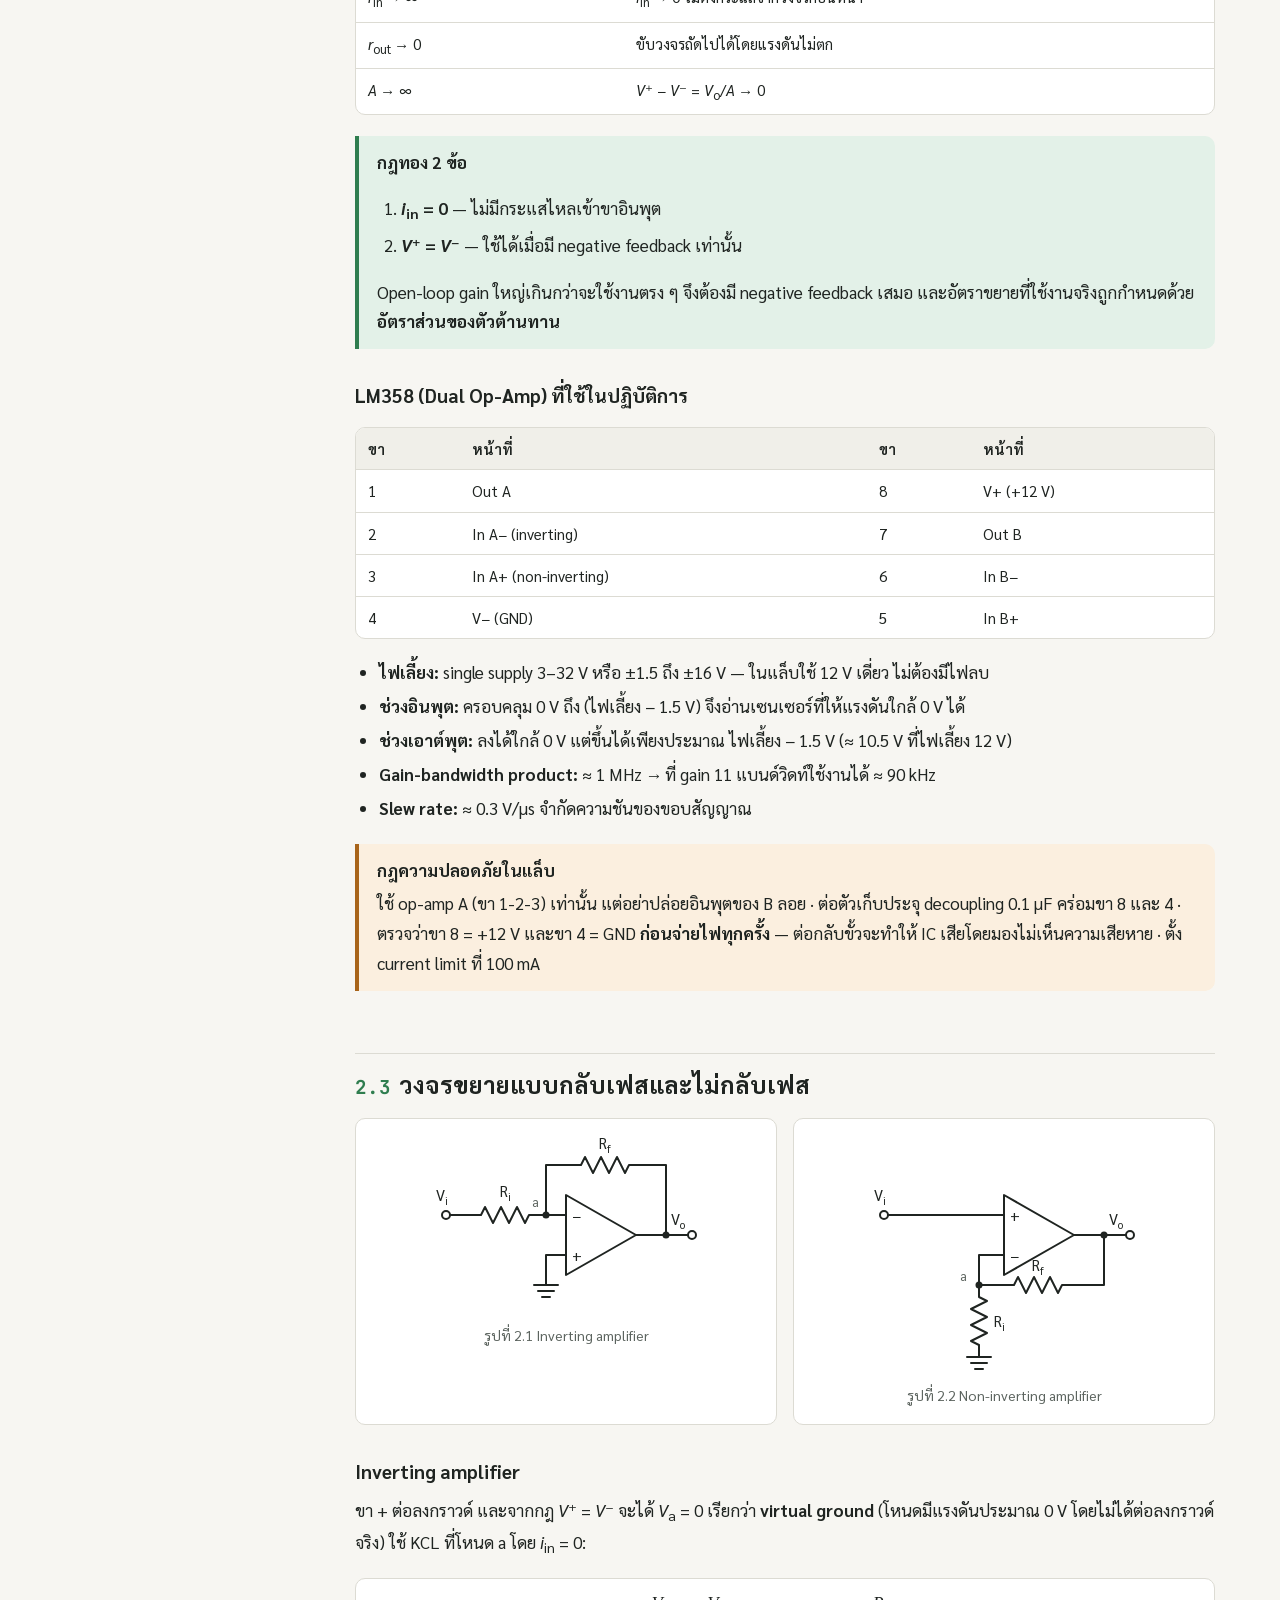
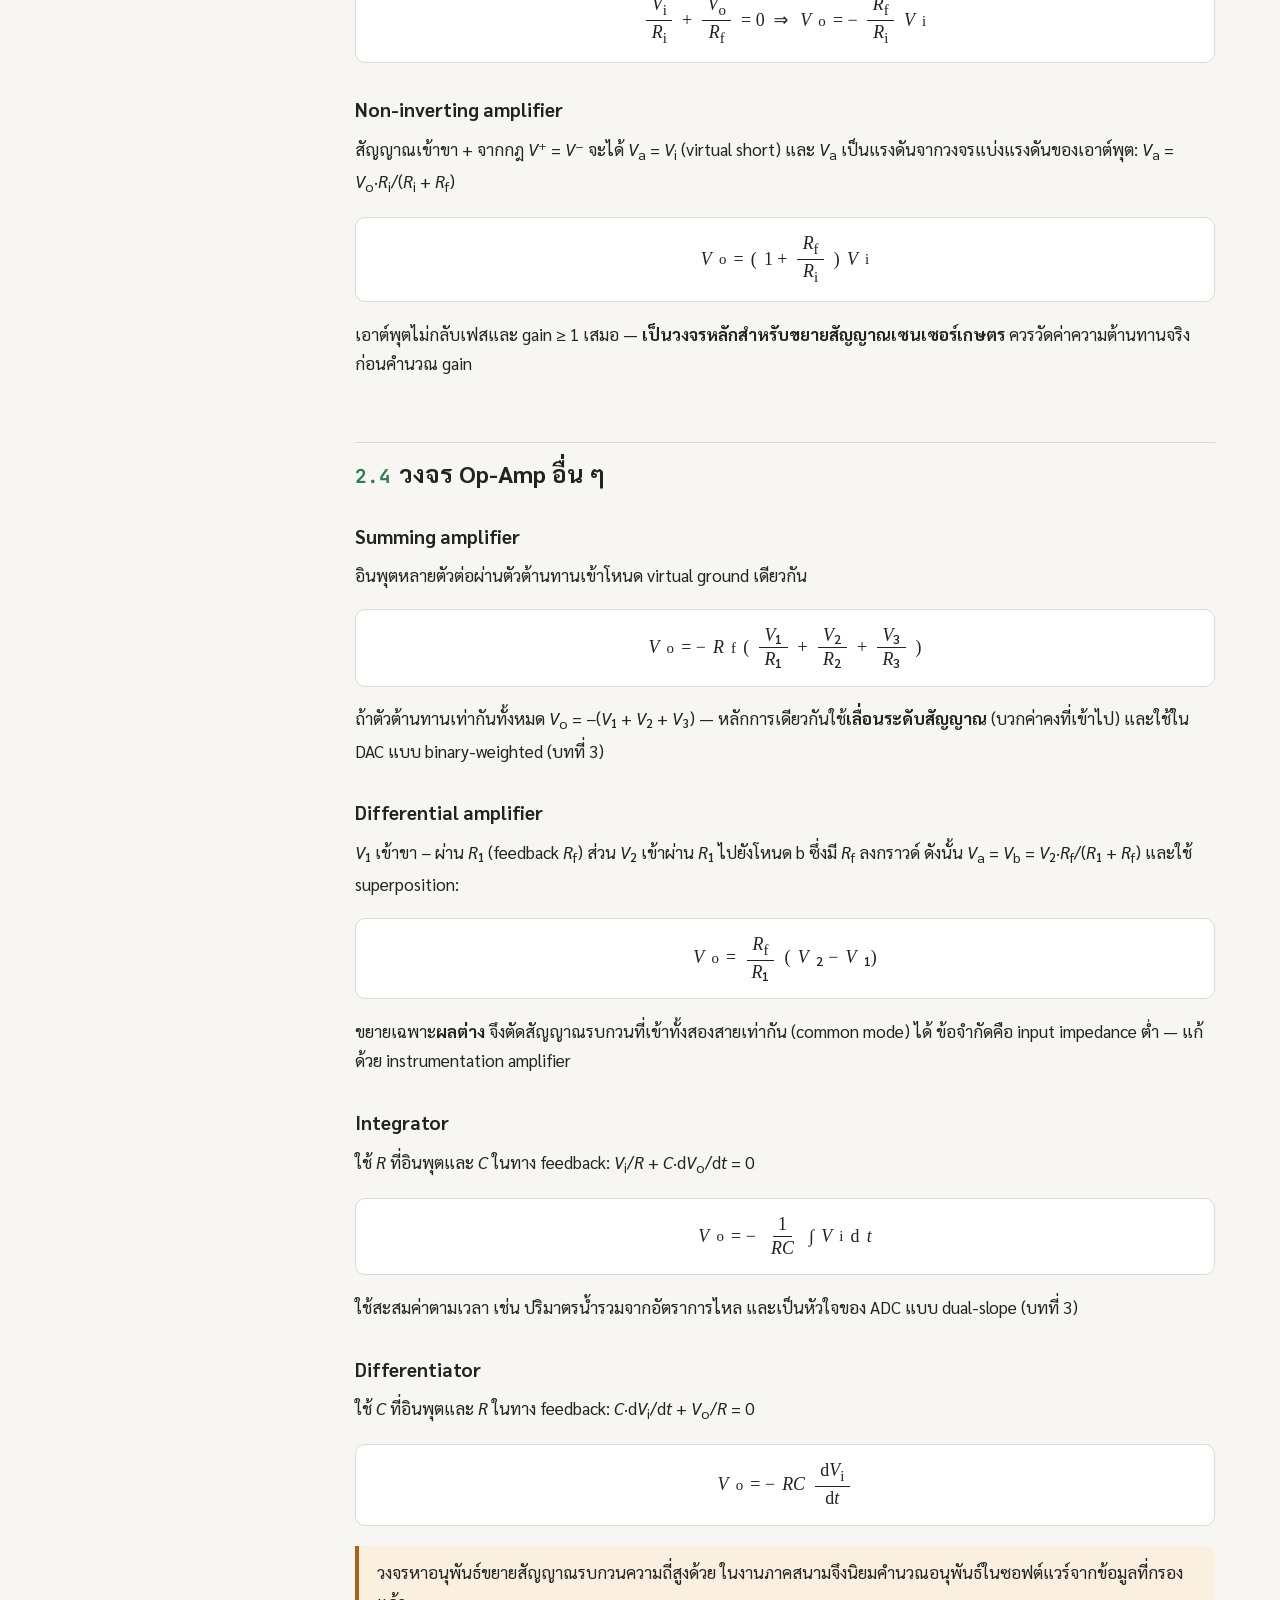
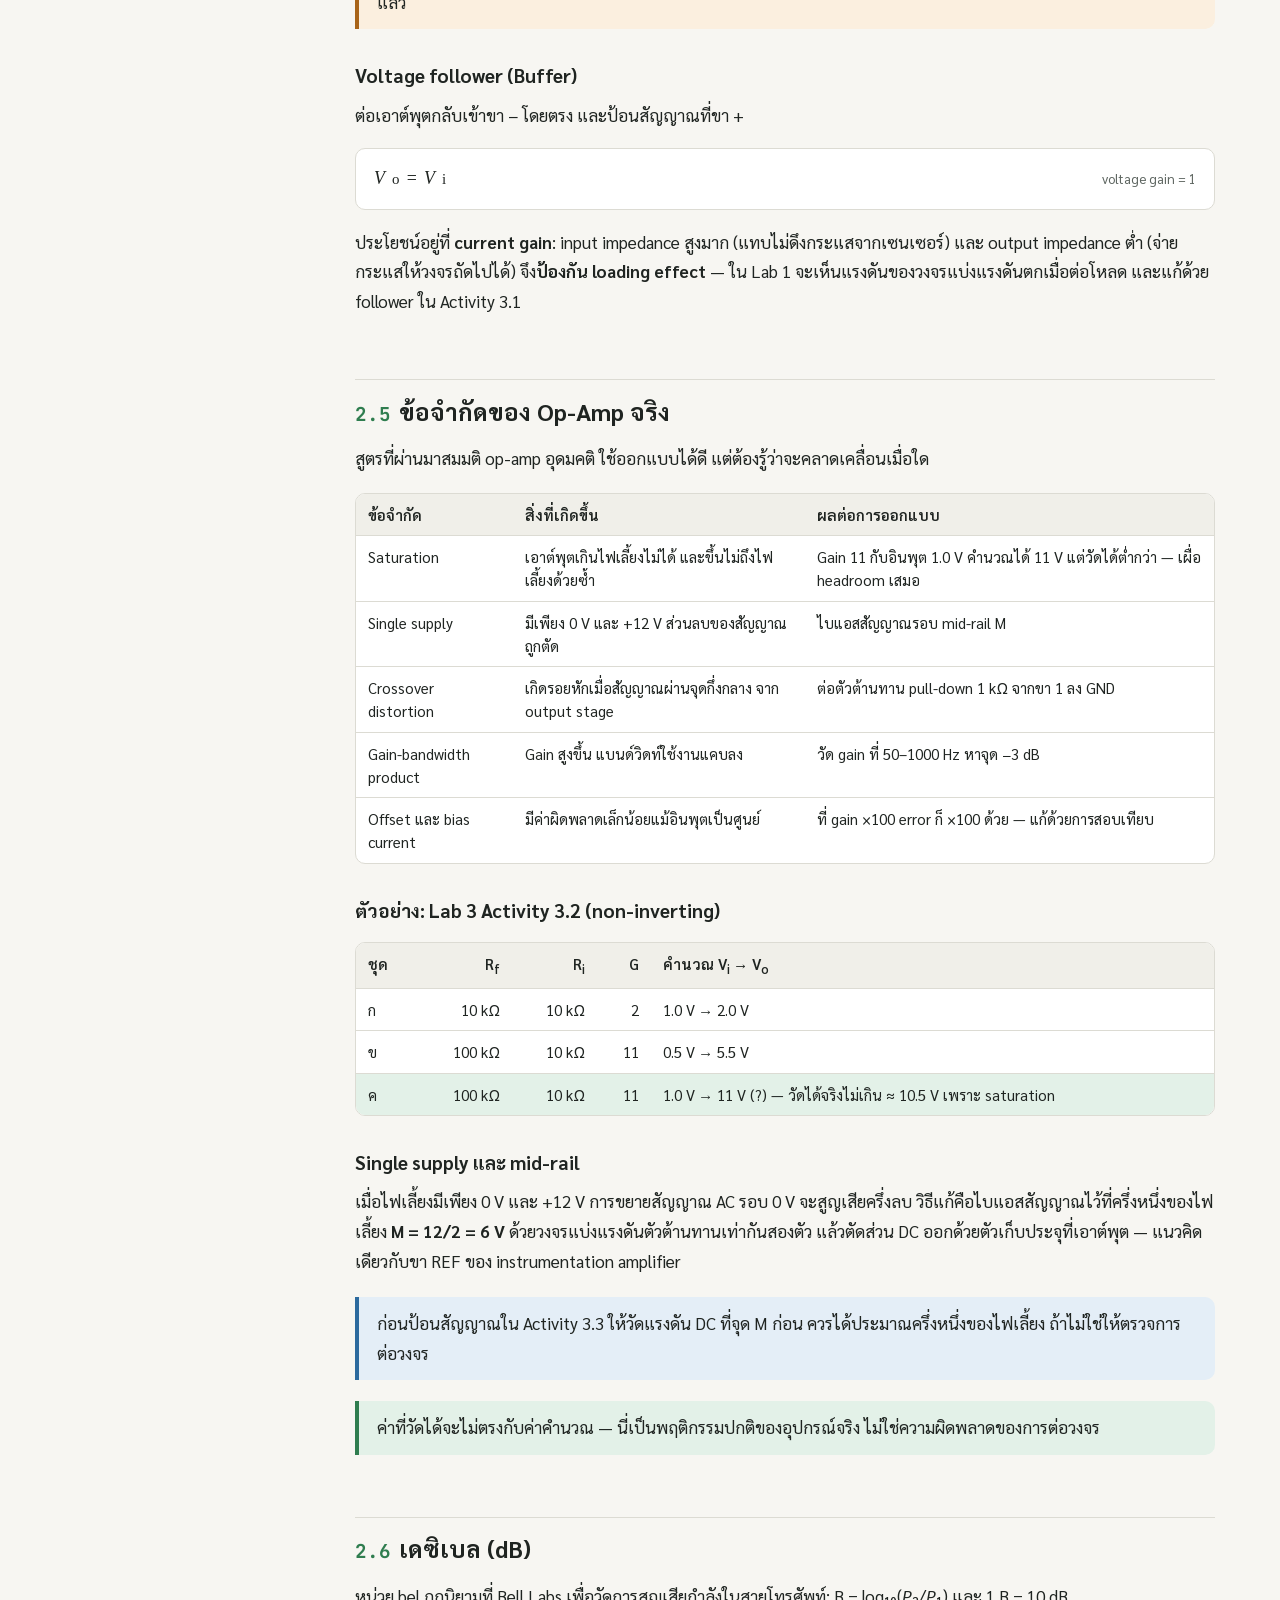
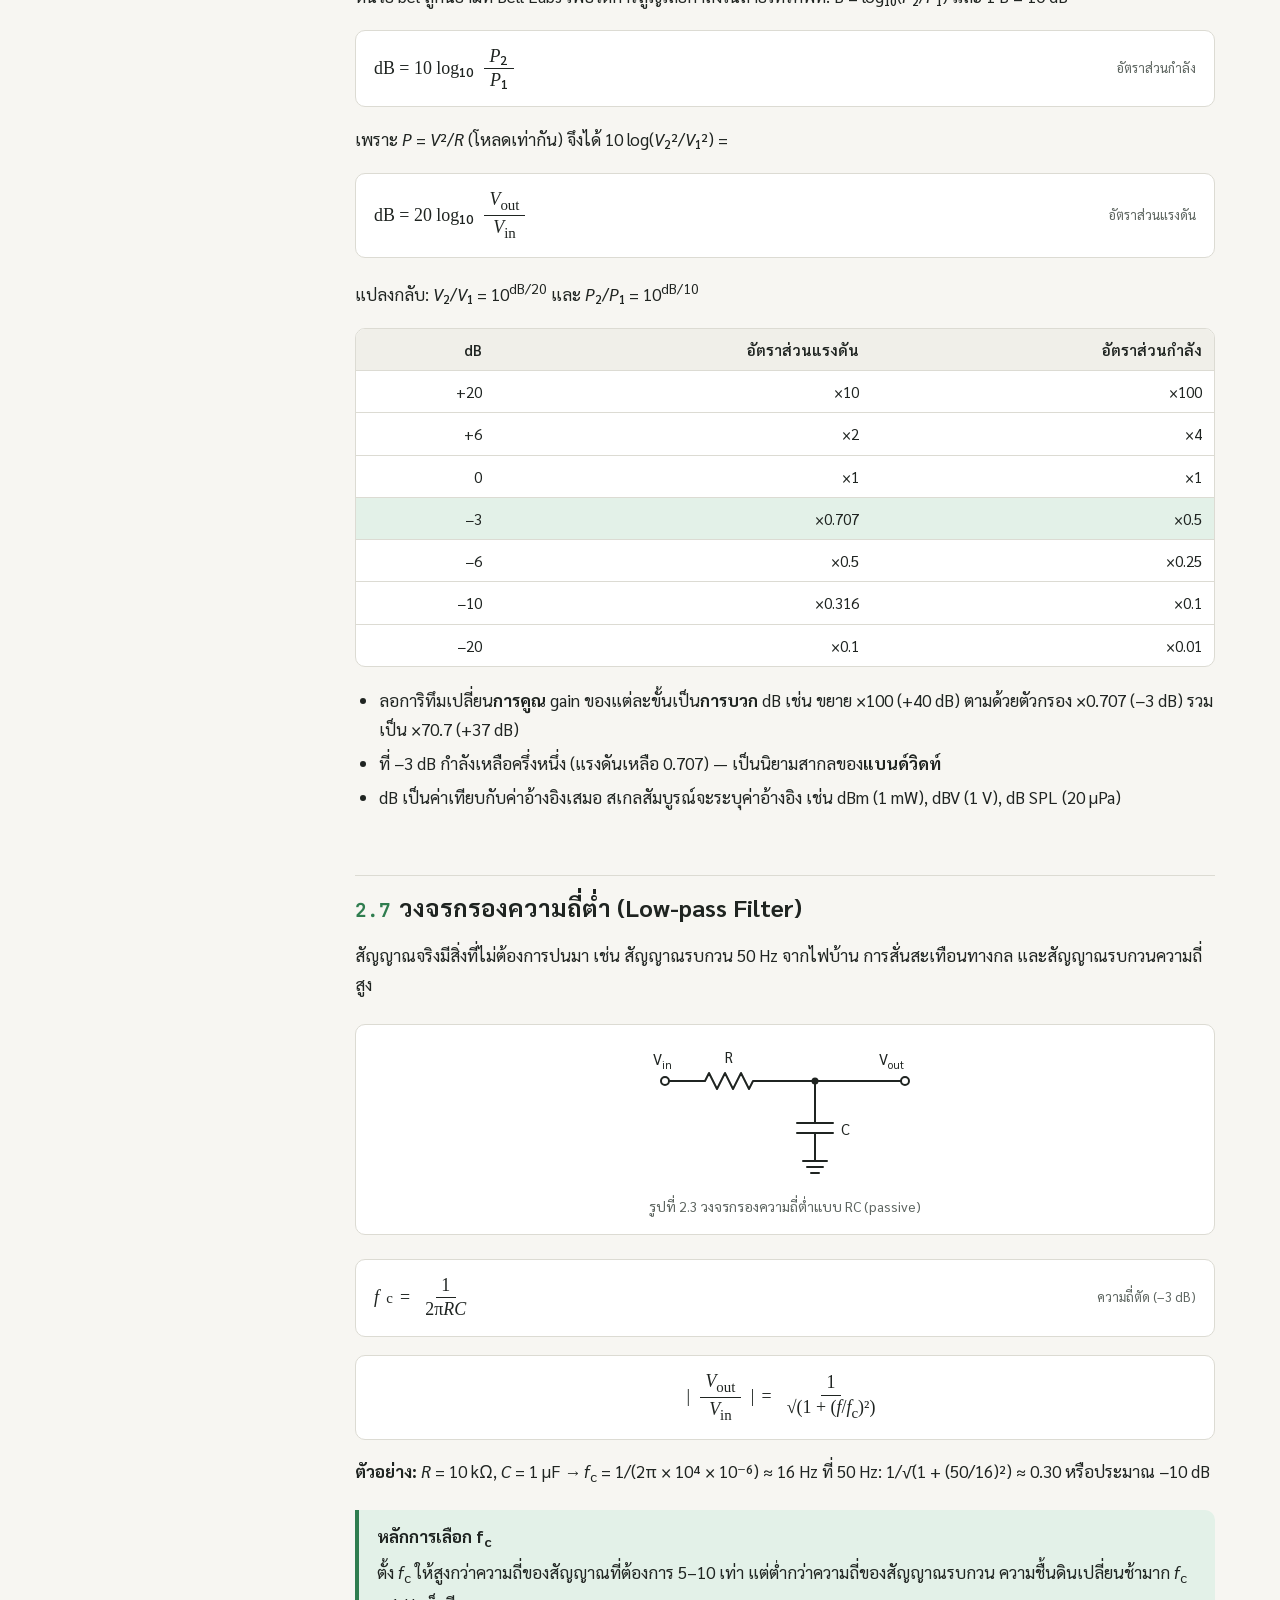
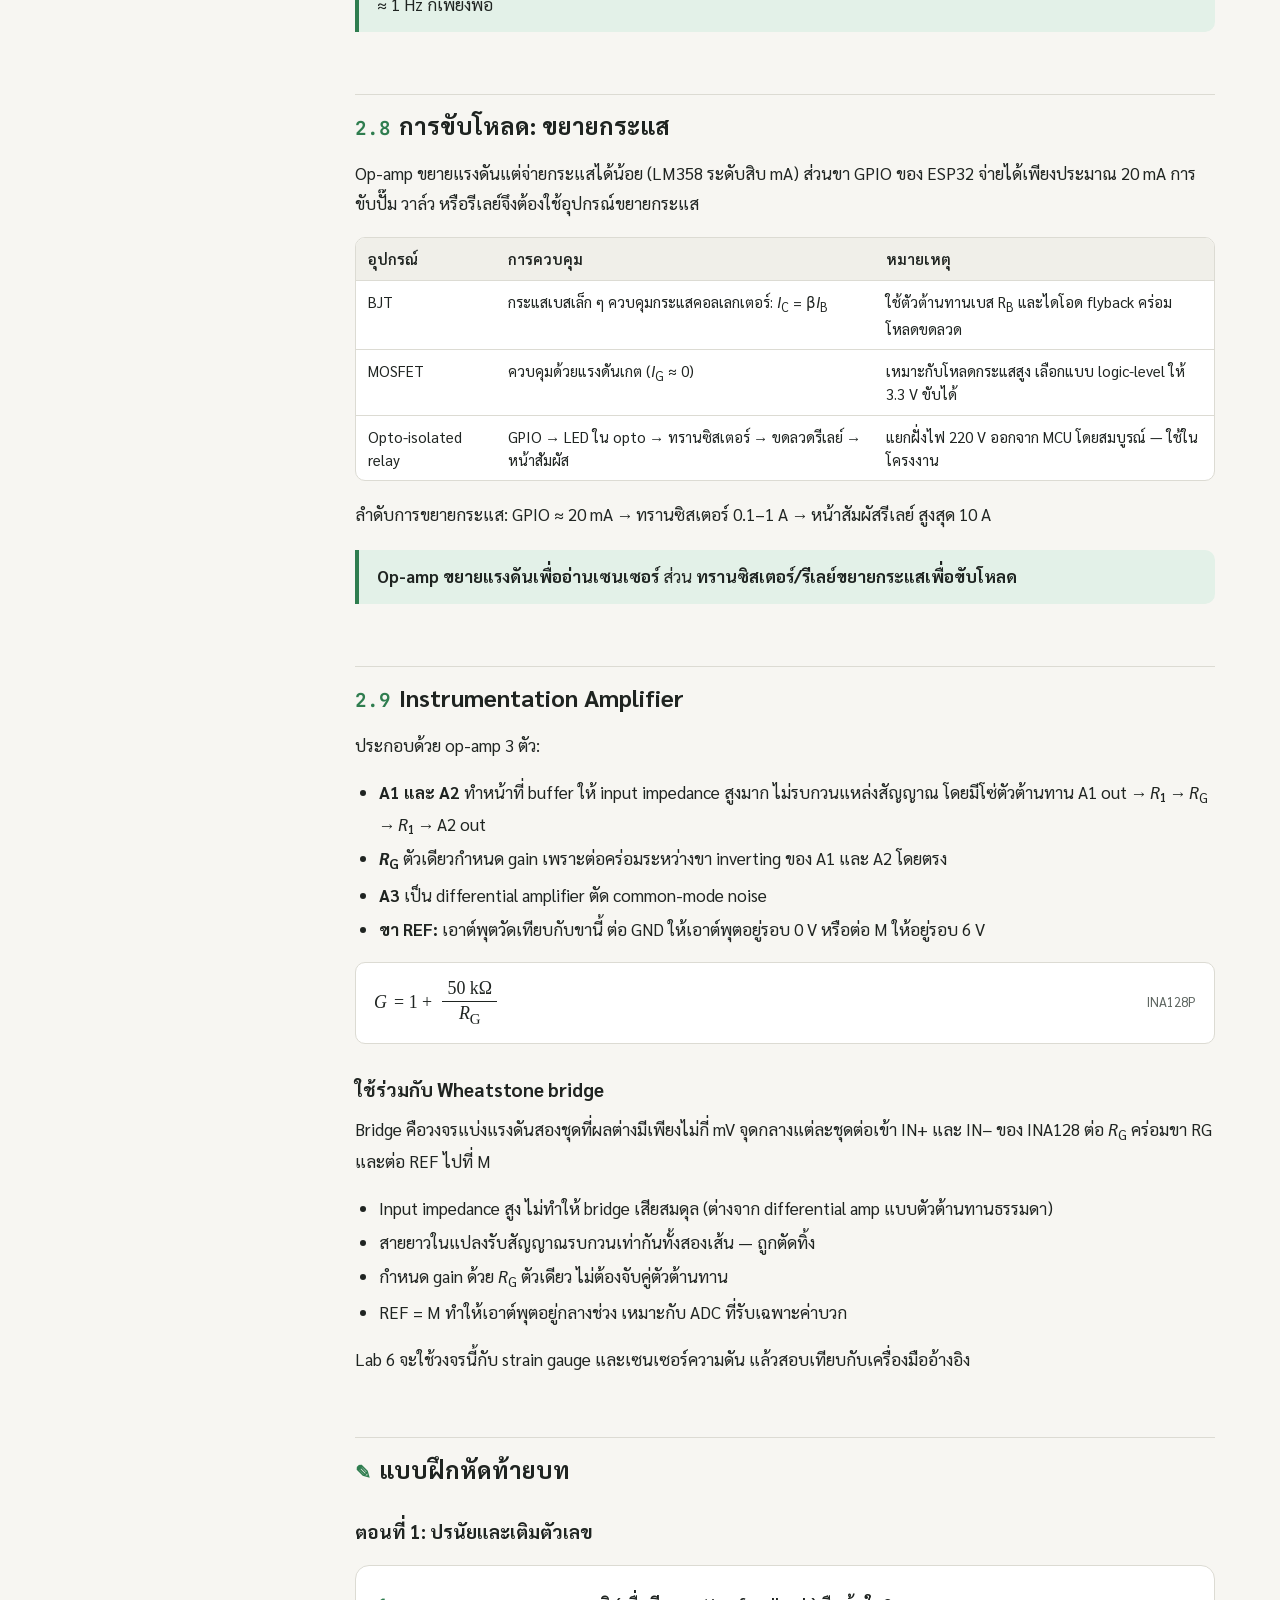
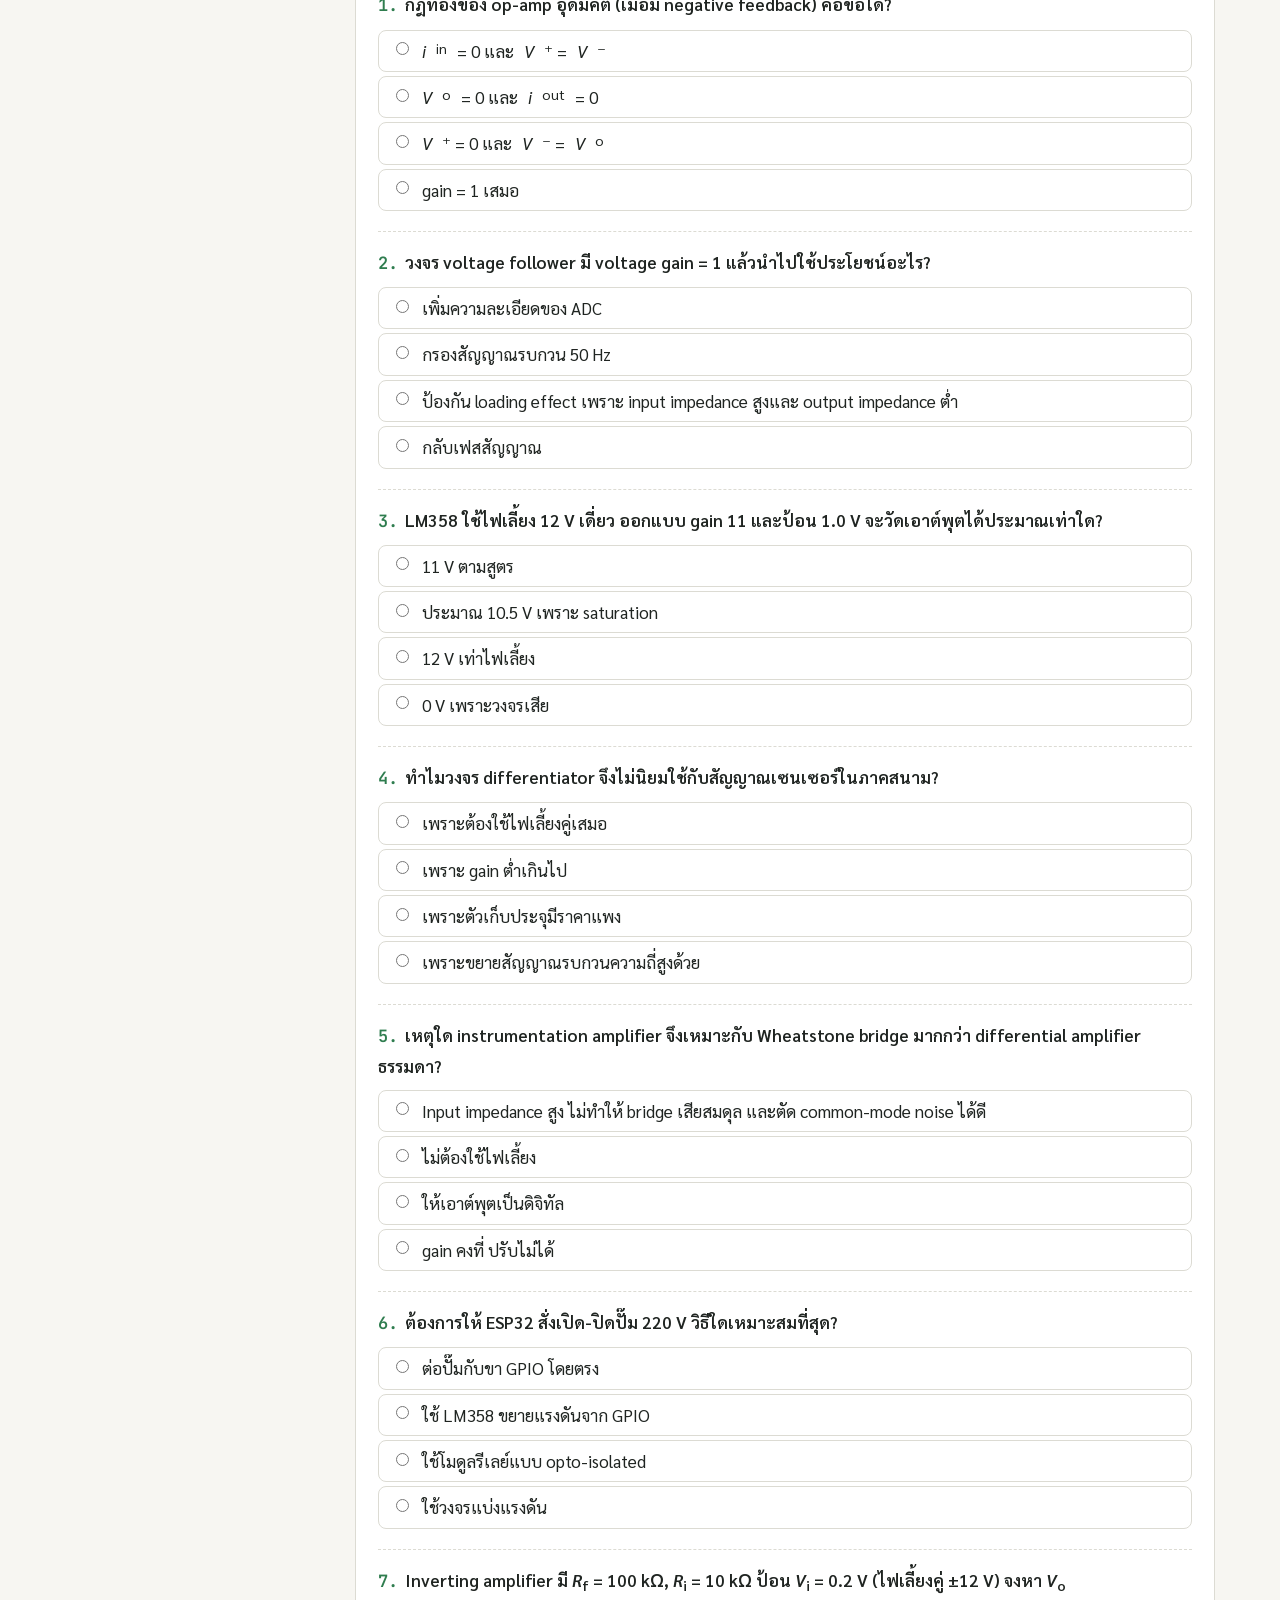
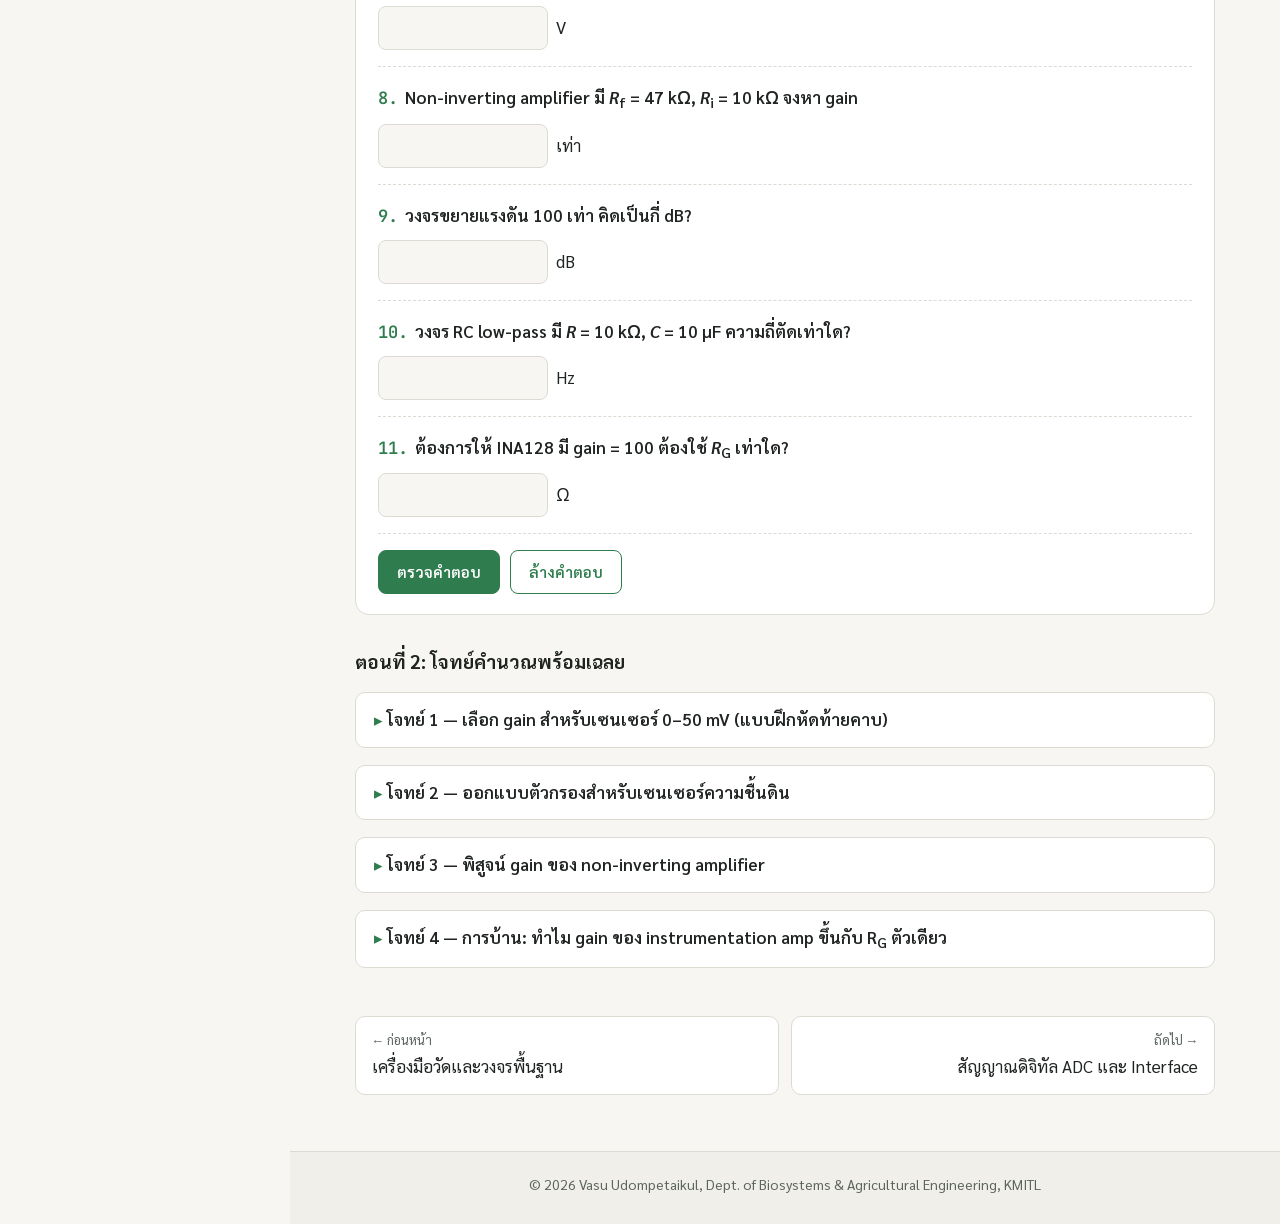
<file: website/ch2-opamps.html>
<!doctype html>
<html lang="th">
<head>
<meta charset="utf-8">
<meta name="viewport" content="width=device-width, initial-scale=1">
<title>บทที่ 2 การปรับสภาพสัญญาณและ Op-Amp</title>
<link rel="stylesheet" href="style.css">
<script src="sidebar.js" defer></script>
<script src="quiz.js" defer></script>
</head>
<body>
<nav id="sidebar" class="sidebar" aria-label="สารบัญ"></nav>

<div class="page">
  <header class="topbar">
    <button class="menu-btn" type="button" aria-label="เปิดเมนู">☰</button>
    <span class="crumb">บทที่ 2 · การปรับสภาพสัญญาณและ Op-Amp</span>
  </header>

  <main class="content">
    <header class="chapter-head">
      <div class="eyebrow">บทที่ 2 · Signal Conditioning &amp; Op-Amps</div>
      <h1>การปรับสภาพสัญญาณและ Op-Amp</h1>
      <p class="lead">ทำให้สัญญาณจากเซนเซอร์ “พร้อม” สำหรับ ADC — ขยาย บัฟเฟอร์ กรอง และเลื่อนระดับ ด้วยวงจร op-amp</p>
      <div class="source">เรียบเรียงจาก INS02_SigCon_OpAmps_v20</div>
      <div class="objectives">
        <h4>เมื่อจบบทนี้ ผู้เรียนควรสามารถ</h4>
        <ul>
          <li>อธิบายว่าทำไมการขยายสัญญาณจึงสำคัญต่อความละเอียดของ ADC</li>
          <li>ใช้กฎทองของ op-amp อุดมคติและ KCL หาอัตราขยายของวงจรพื้นฐาน 7 แบบ</li>
          <li>ออกแบบโดยคำนึงถึงข้อจำกัดของ op-amp จริง (saturation, single supply, crossover, GBP, offset)</li>
          <li>คำนวณเดซิเบลและออกแบบวงจรกรองความถี่ต่ำ RC</li>
          <li>เลือกระหว่างการขยายแรงดัน (op-amp) กับการขยายกระแส (ทรานซิสเตอร์/รีเลย์)</li>
          <li>อธิบายการทำงานของ instrumentation amplifier ร่วมกับ Wheatstone bridge</li>
        </ul>
      </div>
    </header>

    <!-- ===================================================== -->
    <h2 id="why"><span class="sec-no">2.1</span>ทำไมต้องปรับสภาพสัญญาณ</h2>
    <div class="chain">
      <div class="stage"><b>Load cell</b><small>แรง → ความต้านทาน</small></div>
      <div class="arrow">→</div>
      <div class="stage"><b>Wheatstone bridge</b><small>0–50 mV</small></div>
      <div class="arrow">→</div>
      <div class="stage"><b>ขยาย ×60</b><small>0–3 V</small></div>
      <div class="arrow">→</div>
      <div class="stage"><b>ESP32 ADC</b><small>12 บิต, 0–3.3 V</small></div>
    </div>
    <p>ADC ของ ESP32 แบ่งช่วง 0–3.3 V ออกเป็น 4,096 ระดับ ถ้าป้อนสัญญาณ 0–50 mV เข้าไปตรง ๆ
       จะใช้ช่วงเพียง 50/3300 ≈ 1.5% หรือประมาณ 62 ระดับจาก 4,096 — ความละเอียดหยาบลงราว 66 เท่า</p>
    <div class="callout key">
      <span class="title">จุดประสงค์ของการขยาย</span>
      ไม่ใช่เพื่อให้ได้ตัวเลขที่ใหญ่ขึ้น แต่เพื่อ<strong>ใช้ความละเอียดของ ADC ให้เต็มช่วง</strong>
    </div>

    <h3>หน้าที่ของการปรับสภาพสัญญาณ</h3>
    <div class="table-wrap">
      <table>
        <thead><tr><th>หน้าที่</th><th>ปัญหาที่แก้</th><th>วงจร</th></tr></thead>
        <tbody>
          <tr><td>Amplification</td><td>สัญญาณเล็กเกินกว่า ADC จะแยกแยะได้</td><td>Non-inverting amp, Instrumentation amp</td></tr>
          <tr><td>Buffering</td><td>วงจรถัดไปดึงกระแส ทำให้ค่าที่อ่านเพี้ยน</td><td>Voltage follower</td></tr>
          <tr><td>Filtering</td><td>สัญญาณรบกวน 50 Hz จากไฟบ้าน การสั่นสะเทือน</td><td>RC low-pass, Active filter</td></tr>
          <tr><td>Level shift / Scaling</td><td>สัญญาณมีทั้งบวกและลบ แต่ ADC รับได้เฉพาะ 0–3.3 V</td><td>Divider, Summing amp</td></tr>
          <tr><td>Excitation</td><td>เซนเซอร์แบบความต้านทานต้องมีไฟเลี้ยงจึงจะให้สัญญาณ</td><td>Divider, Wheatstone bridge</td></tr>
          <tr><td>Isolation / Protection</td><td>กันไฟแรงสูงไม่ให้เข้าไมโครคอนโทรลเลอร์</td><td>Opto-isolator, Relay</td></tr>
        </tbody>
      </table>
    </div>

    <!-- ===================================================== -->
    <h2 id="ideal"><span class="sec-no">2.2</span>Op-Amp อุดมคติ</h2>
    <p>แบบจำลองภายในของ op-amp ประกอบด้วยความต้านทานอินพุต <var>r</var><sub>in</sub> ระหว่างขาอินพุตทั้งสอง
       แหล่งจ่ายแรงดันควบคุม <var>V</var> = <var>A</var>(<var>V</var>⁺ − <var>V</var>⁻) และความต้านทานเอาต์พุต <var>r</var><sub>out</sub>
       โดย <var>A</var> คืออัตราขยายวงเปิด (open-loop gain)</p>
    <div class="table-wrap">
      <table>
        <thead><tr><th>สมบัติอุดมคติ</th><th>ความหมาย</th></tr></thead>
        <tbody>
          <tr><td><var>r</var><sub>in</sub> → ∞</td><td><var>i</var><sub>in</sub> → 0 ไม่ดึงกระแสจากวงจรก่อนหน้า</td></tr>
          <tr><td><var>r</var><sub>out</sub> → 0</td><td>ขับวงจรถัดไปได้โดยแรงดันไม่ตก</td></tr>
          <tr><td><var>A</var> → ∞</td><td><var>V</var>⁺ − <var>V</var>⁻ = <var>V</var><sub>o</sub>/<var>A</var> → 0</td></tr>
        </tbody>
      </table>
    </div>
    <div class="callout key">
      <span class="title">กฎทอง 2 ข้อ</span>
      <ol>
        <li><strong><var>i</var><sub>in</sub> = 0</strong> — ไม่มีกระแสไหลเข้าขาอินพุต</li>
        <li><strong><var>V</var>⁺ = <var>V</var>⁻</strong> — ใช้ได้เมื่อมี negative feedback เท่านั้น</li>
      </ol>
      Open-loop gain ใหญ่เกินกว่าจะใช้งานตรง ๆ จึงต้องมี negative feedback เสมอ และอัตราขยายที่ใช้งานจริงถูกกำหนดด้วย<strong>อัตราส่วนของตัวต้านทาน</strong>
    </div>

    <h3>LM358 (Dual Op-Amp) ที่ใช้ในปฏิบัติการ</h3>
    <div class="table-wrap">
      <table>
        <thead><tr><th>ขา</th><th>หน้าที่</th><th>ขา</th><th>หน้าที่</th></tr></thead>
        <tbody>
          <tr><td>1</td><td>Out A</td><td>8</td><td>V+ (+12 V)</td></tr>
          <tr><td>2</td><td>In A− (inverting)</td><td>7</td><td>Out B</td></tr>
          <tr><td>3</td><td>In A+ (non-inverting)</td><td>6</td><td>In B−</td></tr>
          <tr><td>4</td><td>V− (GND)</td><td>5</td><td>In B+</td></tr>
        </tbody>
      </table>
    </div>
    <ul>
      <li><strong>ไฟเลี้ยง:</strong> single supply 3–32 V หรือ ±1.5 ถึง ±16 V — ในแล็บใช้ 12 V เดี่ยว ไม่ต้องมีไฟลบ</li>
      <li><strong>ช่วงอินพุต:</strong> ครอบคลุม 0 V ถึง (ไฟเลี้ยง − 1.5 V) จึงอ่านเซนเซอร์ที่ให้แรงดันใกล้ 0 V ได้</li>
      <li><strong>ช่วงเอาต์พุต:</strong> ลงได้ใกล้ 0 V แต่ขึ้นได้เพียงประมาณ ไฟเลี้ยง − 1.5 V (≈ 10.5 V ที่ไฟเลี้ยง 12 V)</li>
      <li><strong>Gain-bandwidth product:</strong> ≈ 1 MHz → ที่ gain 11 แบนด์วิดท์ใช้งานได้ ≈ 90 kHz</li>
      <li><strong>Slew rate:</strong> ≈ 0.3 V/µs จำกัดความชันของขอบสัญญาณ</li>
    </ul>
    <div class="callout warn">
      <span class="title">กฎความปลอดภัยในแล็บ</span>
      ใช้ op-amp A (ขา 1-2-3) เท่านั้น แต่อย่าปล่อยอินพุตของ B ลอย · ต่อตัวเก็บประจุ decoupling 0.1 µF คร่อมขา 8 และ 4 ·
      ตรวจว่าขา 8 = +12 V และขา 4 = GND <strong>ก่อนจ่ายไฟทุกครั้ง</strong> — ต่อกลับขั้วจะทำให้ IC เสียโดยมองไม่เห็นความเสียหาย ·
      ตั้ง current limit ที่ 100 mA
    </div>

    <!-- ===================================================== -->
    <h2 id="amplifiers"><span class="sec-no">2.3</span>วงจรขยายแบบกลับเฟสและไม่กลับเฟส</h2>

    <div class="fig-row">
      <figure>
        <svg viewBox="0 0 280 180" width="280" role="img" aria-label="วงจรขยายแบบกลับเฟส">
          <circle class="term" cx="20" cy="80" r="4"/>
          <path class="wire" d="M24 80 H55 l4 -8 l8 16 l8 -16 l8 16 l8 -16 l8 16 l4 -8 H140"/>
          <path class="wire" d="M120 80 V30 H155 l4 -8 l8 16 l8 -16 l8 16 l8 -16 l8 16 l4 -8 H240 V100"/>
          <path class="comp" d="M140 60 L140 140 L210 100 Z"/>
          <text class="lbl" x="146" y="86">−</text>
          <text class="lbl" x="146" y="126">+</text>
          <path class="wire" d="M210 100 H262"/>
          <circle class="term" cx="266" cy="100" r="4"/>
          <path class="wire" d="M140 120 H120 V150 M108 150 H132 M112 156 H128 M116 162 H124"/>
          <circle class="dot" cx="120" cy="80" r="3.5"/>
          <circle class="dot" cx="240" cy="100" r="3.5"/>
          <text class="lbl" x="10" y="66">V<tspan font-size="11" dy="4">i</tspan></text>
          <text class="lbl" x="79" y="62" text-anchor="middle">R<tspan font-size="11" dy="4">i</tspan></text>
          <text class="lbl" x="179" y="14" text-anchor="middle">R<tspan font-size="11" dy="4">f</tspan></text>
          <text class="lbl-sm" x="106" y="72">a</text>
          <text class="lbl" x="252" y="90" text-anchor="middle">V<tspan font-size="11" dy="4">o</tspan></text>
        </svg>
        <figcaption>รูปที่ 2.1 Inverting amplifier</figcaption>
      </figure>
      <figure>
        <svg viewBox="0 0 280 240" width="280" role="img" aria-label="วงจรขยายแบบไม่กลับเฟส">
          <circle class="term" cx="20" cy="80" r="4"/>
          <path class="wire" d="M24 80 H140"/>
          <path class="comp" d="M140 60 L140 140 L210 100 Z"/>
          <text class="lbl" x="146" y="86">+</text>
          <text class="lbl" x="146" y="126">−</text>
          <path class="wire" d="M140 120 H115 V150"/>
          <path class="wire" d="M115 150 H150 l4 -8 l8 16 l8 -16 l8 16 l8 -16 l8 16 l4 -8 H240 V100"/>
          <path class="wire" d="M115 150 V162 l8 4 l-16 8 l16 8 l-16 8 l16 8 l-16 8 l8 4 V222 M103 222 H127 M107 228 H123 M111 234 H119"/>
          <path class="wire" d="M210 100 H262"/>
          <circle class="term" cx="266" cy="100" r="4"/>
          <circle class="dot" cx="115" cy="150" r="3.5"/>
          <circle class="dot" cx="240" cy="100" r="3.5"/>
          <text class="lbl" x="10" y="66">V<tspan font-size="11" dy="4">i</tspan></text>
          <text class="lbl" x="174" y="136" text-anchor="middle">R<tspan font-size="11" dy="4">f</tspan></text>
          <text class="lbl" x="130" y="192">R<tspan font-size="11" dy="4">i</tspan></text>
          <text class="lbl-sm" x="96" y="146">a</text>
          <text class="lbl" x="252" y="90" text-anchor="middle">V<tspan font-size="11" dy="4">o</tspan></text>
        </svg>
        <figcaption>รูปที่ 2.2 Non-inverting amplifier</figcaption>
      </figure>
    </div>

    <h3>Inverting amplifier</h3>
    <p>ขา + ต่อลงกราวด์ และจากกฎ <var>V</var>⁺ = <var>V</var>⁻ จะได้ <var>V</var><sub>a</sub> = 0 เรียกว่า <strong>virtual ground</strong>
       (โหนดมีแรงดันประมาณ 0 V โดยไม่ได้ต่อลงกราวด์จริง) ใช้ KCL ที่โหนด a โดย <var>i</var><sub>in</sub> = 0:</p>
    <div class="eq"><span class="frac"><span><var>V</var><sub>i</sub></span><span><var>R</var><sub>i</sub></span></span> + <span class="frac"><span><var>V</var><sub>o</sub></span><span><var>R</var><sub>f</sub></span></span> = 0
      &nbsp;⇒&nbsp; <var>V</var><sub>o</sub> = −<span class="frac"><span><var>R</var><sub>f</sub></span><span><var>R</var><sub>i</sub></span></span><var>V</var><sub>i</sub></div>

    <h3>Non-inverting amplifier</h3>
    <p>สัญญาณเข้าขา + จากกฎ <var>V</var>⁺ = <var>V</var>⁻ จะได้ <var>V</var><sub>a</sub> = <var>V</var><sub>i</sub> (virtual short)
       และ <var>V</var><sub>a</sub> เป็นแรงดันจากวงจรแบ่งแรงดันของเอาต์พุต: <var>V</var><sub>a</sub> = <var>V</var><sub>o</sub>·<var>R</var><sub>i</sub>/(<var>R</var><sub>i</sub> + <var>R</var><sub>f</sub>)</p>
    <div class="eq"><var>V</var><sub>o</sub> = <span>(</span>1 + <span class="frac"><span><var>R</var><sub>f</sub></span><span><var>R</var><sub>i</sub></span></span><span>)</span><var>V</var><sub>i</sub></div>
    <p>เอาต์พุตไม่กลับเฟสและ gain ≥ 1 เสมอ — <strong>เป็นวงจรหลักสำหรับขยายสัญญาณเซนเซอร์เกษตร</strong>
       ควรวัดค่าความต้านทานจริงก่อนคำนวณ gain</p>

    <!-- ===================================================== -->
    <h2 id="other-circuits"><span class="sec-no">2.4</span>วงจร Op-Amp อื่น ๆ</h2>

    <h3>Summing amplifier</h3>
    <p>อินพุตหลายตัวต่อผ่านตัวต้านทานเข้าโหนด virtual ground เดียวกัน</p>
    <div class="eq"><var>V</var><sub>o</sub> = −<var>R</var><sub>f</sub><span>(</span><span class="frac"><span><var>V</var>₁</span><span><var>R</var>₁</span></span> + <span class="frac"><span><var>V</var>₂</span><span><var>R</var>₂</span></span> + <span class="frac"><span><var>V</var>₃</span><span><var>R</var>₃</span></span><span>)</span></div>
    <p>ถ้าตัวต้านทานเท่ากันทั้งหมด <var>V</var><sub>o</sub> = −(<var>V</var>₁ + <var>V</var>₂ + <var>V</var>₃) — หลักการเดียวกันใช้<strong>เลื่อนระดับสัญญาณ</strong> (บวกค่าคงที่เข้าไป)
       และใช้ใน DAC แบบ binary-weighted (บทที่ 3)</p>

    <h3>Differential amplifier</h3>
    <p><var>V</var>₁ เข้าขา − ผ่าน <var>R</var>₁ (feedback <var>R</var><sub>f</sub>) ส่วน <var>V</var>₂ เข้าผ่าน <var>R</var>₁ ไปยังโหนด b ซึ่งมี <var>R</var><sub>f</sub> ลงกราวด์
       ดังนั้น <var>V</var><sub>a</sub> = <var>V</var><sub>b</sub> = <var>V</var>₂·<var>R</var><sub>f</sub>/(<var>R</var>₁ + <var>R</var><sub>f</sub>) และใช้ superposition:</p>
    <div class="eq"><var>V</var><sub>o</sub> = <span class="frac"><span><var>R</var><sub>f</sub></span><span><var>R</var>₁</span></span>(<var>V</var>₂ − <var>V</var>₁)</div>
    <p>ขยายเฉพาะ<strong>ผลต่าง</strong> จึงตัดสัญญาณรบกวนที่เข้าทั้งสองสายเท่ากัน (common mode) ได้
       ข้อจำกัดคือ input impedance ต่ำ — แก้ด้วย instrumentation amplifier</p>

    <h3>Integrator</h3>
    <p>ใช้ <var>R</var> ที่อินพุตและ <var>C</var> ในทาง feedback: <var>V</var><sub>i</sub>/<var>R</var> + <var>C</var>·d<var>V</var><sub>o</sub>/d<var>t</var> = 0</p>
    <div class="eq"><var>V</var><sub>o</sub> = −<span class="frac"><span>1</span><span><var>RC</var></span></span>∫<var>V</var><sub>i</sub> d<var>t</var></div>
    <p>ใช้สะสมค่าตามเวลา เช่น ปริมาตรน้ำรวมจากอัตราการไหล และเป็นหัวใจของ ADC แบบ dual-slope (บทที่ 3)</p>

    <h3>Differentiator</h3>
    <p>ใช้ <var>C</var> ที่อินพุตและ <var>R</var> ในทาง feedback: <var>C</var>·d<var>V</var><sub>i</sub>/d<var>t</var> + <var>V</var><sub>o</sub>/<var>R</var> = 0</p>
    <div class="eq"><var>V</var><sub>o</sub> = −<var>RC</var><span class="frac"><span>d<var>V</var><sub>i</sub></span><span>d<var>t</var></span></span></div>
    <div class="callout warn">วงจรหาอนุพันธ์ขยายสัญญาณรบกวนความถี่สูงด้วย ในงานภาคสนามจึงนิยมคำนวณอนุพันธ์ในซอฟต์แวร์จากข้อมูลที่กรองแล้ว</div>

    <h3>Voltage follower (Buffer)</h3>
    <p>ต่อเอาต์พุตกลับเข้าขา − โดยตรง และป้อนสัญญาณที่ขา +</p>
    <div class="eq"><var>V</var><sub>o</sub> = <var>V</var><sub>i</sub> <span class="label">voltage gain = 1</span></div>
    <p>ประโยชน์อยู่ที่ <strong>current gain</strong>: input impedance สูงมาก (แทบไม่ดึงกระแสจากเซนเซอร์) และ output impedance ต่ำ (จ่ายกระแสให้วงจรถัดไปได้)
       จึง<strong>ป้องกัน loading effect</strong> — ใน Lab 1 จะเห็นแรงดันของวงจรแบ่งแรงดันตกเมื่อต่อโหลด และแก้ด้วย follower ใน Activity 3.1</p>

    <!-- ===================================================== -->
    <h2 id="real-opamp"><span class="sec-no">2.5</span>ข้อจำกัดของ Op-Amp จริง</h2>
    <p>สูตรที่ผ่านมาสมมติ op-amp อุดมคติ ใช้ออกแบบได้ดี แต่ต้องรู้ว่าจะคลาดเคลื่อนเมื่อใด</p>
    <div class="table-wrap">
      <table>
        <thead><tr><th>ข้อจำกัด</th><th>สิ่งที่เกิดขึ้น</th><th>ผลต่อการออกแบบ</th></tr></thead>
        <tbody>
          <tr><td>Saturation</td><td>เอาต์พุตเกินไฟเลี้ยงไม่ได้ และขึ้นไม่ถึงไฟเลี้ยงด้วยซ้ำ</td><td>Gain 11 กับอินพุต 1.0 V คำนวณได้ 11 V แต่วัดได้ต่ำกว่า — เผื่อ headroom เสมอ</td></tr>
          <tr><td>Single supply</td><td>มีเพียง 0 V และ +12 V ส่วนลบของสัญญาณถูกตัด</td><td>ไบแอสสัญญาณรอบ mid-rail M</td></tr>
          <tr><td>Crossover distortion</td><td>เกิดรอยหักเมื่อสัญญาณผ่านจุดกึ่งกลาง จาก output stage</td><td>ต่อตัวต้านทาน pull-down 1 kΩ จากขา 1 ลง GND</td></tr>
          <tr><td>Gain-bandwidth product</td><td>Gain สูงขึ้น แบนด์วิดท์ใช้งานแคบลง</td><td>วัด gain ที่ 50–1000 Hz หาจุด −3 dB</td></tr>
          <tr><td>Offset และ bias current</td><td>มีค่าผิดพลาดเล็กน้อยแม้อินพุตเป็นศูนย์</td><td>ที่ gain ×100 error ก็ ×100 ด้วย — แก้ด้วยการสอบเทียบ</td></tr>
        </tbody>
      </table>
    </div>

    <h3>ตัวอย่าง: Lab 3 Activity 3.2 (non-inverting)</h3>
    <div class="table-wrap">
      <table>
        <thead><tr><th>ชุด</th><th class="num">R<sub>f</sub></th><th class="num">R<sub>i</sub></th><th class="num">G</th><th>คำนวณ V<sub>i</sub> → V<sub>o</sub></th></tr></thead>
        <tbody>
          <tr><td>ก</td><td class="num">10 kΩ</td><td class="num">10 kΩ</td><td class="num">2</td><td>1.0 V → 2.0 V</td></tr>
          <tr><td>ข</td><td class="num">100 kΩ</td><td class="num">10 kΩ</td><td class="num">11</td><td>0.5 V → 5.5 V</td></tr>
          <tr class="hl"><td>ค</td><td class="num">100 kΩ</td><td class="num">10 kΩ</td><td class="num">11</td><td>1.0 V → 11 V (?) — วัดได้จริงไม่เกิน ≈ 10.5 V เพราะ saturation</td></tr>
        </tbody>
      </table>
    </div>

    <h3>Single supply และ mid-rail</h3>
    <p>เมื่อไฟเลี้ยงมีเพียง 0 V และ +12 V การขยายสัญญาณ AC รอบ 0 V จะสูญเสียครึ่งลบ
       วิธีแก้คือไบแอสสัญญาณไว้ที่ครึ่งหนึ่งของไฟเลี้ยง <strong>M = 12/2 = 6 V</strong> ด้วยวงจรแบ่งแรงดันตัวต้านทานเท่ากันสองตัว
       แล้วตัดส่วน DC ออกด้วยตัวเก็บประจุที่เอาต์พุต — แนวคิดเดียวกับขา REF ของ instrumentation amplifier</p>
    <div class="callout">ก่อนป้อนสัญญาณใน Activity 3.3 ให้วัดแรงดัน DC ที่จุด M ก่อน ควรได้ประมาณครึ่งหนึ่งของไฟเลี้ยง ถ้าไม่ใช่ให้ตรวจการต่อวงจร</div>

    <div class="callout key">ค่าที่วัดได้จะไม่ตรงกับค่าคำนวณ — นี่เป็นพฤติกรรมปกติของอุปกรณ์จริง ไม่ใช่ความผิดพลาดของการต่อวงจร</div>

    <!-- ===================================================== -->
    <h2 id="decibel"><span class="sec-no">2.6</span>เดซิเบล (dB)</h2>
    <p>หน่วย bel ถูกนิยามที่ Bell Labs เพื่อวัดการสูญเสียกำลังในสายโทรศัพท์: B = log₁₀(<var>P</var>₂/<var>P</var>₁) และ 1 B = 10 dB</p>
    <div class="eq">dB = 10 log₁₀<span class="frac"><span><var>P</var>₂</span><span><var>P</var>₁</span></span> <span class="label">อัตราส่วนกำลัง</span></div>
    <p>เพราะ <var>P</var> = <var>V</var>²/<var>R</var> (โหลดเท่ากัน) จึงได้ 10 log(<var>V</var>₂²/<var>V</var>₁²) =</p>
    <div class="eq">dB = 20 log₁₀<span class="frac"><span><var>V</var><sub>out</sub></span><span><var>V</var><sub>in</sub></span></span> <span class="label">อัตราส่วนแรงดัน</span></div>
    <p>แปลงกลับ: <var>V</var>₂/<var>V</var>₁ = 10<sup>dB/20</sup> และ <var>P</var>₂/<var>P</var>₁ = 10<sup>dB/10</sup></p>

    <div class="table-wrap">
      <table>
        <thead><tr><th class="num">dB</th><th class="num">อัตราส่วนแรงดัน</th><th class="num">อัตราส่วนกำลัง</th></tr></thead>
        <tbody>
          <tr><td class="num">+20</td><td class="num">×10</td><td class="num">×100</td></tr>
          <tr><td class="num">+6</td><td class="num">×2</td><td class="num">×4</td></tr>
          <tr><td class="num">0</td><td class="num">×1</td><td class="num">×1</td></tr>
          <tr class="hl"><td class="num">−3</td><td class="num">×0.707</td><td class="num">×0.5</td></tr>
          <tr><td class="num">−6</td><td class="num">×0.5</td><td class="num">×0.25</td></tr>
          <tr><td class="num">−10</td><td class="num">×0.316</td><td class="num">×0.1</td></tr>
          <tr><td class="num">−20</td><td class="num">×0.1</td><td class="num">×0.01</td></tr>
        </tbody>
      </table>
    </div>
    <ul>
      <li>ลอการิทึมเปลี่ยน<strong>การคูณ</strong> gain ของแต่ละขั้นเป็น<strong>การบวก</strong> dB เช่น ขยาย ×100 (+40 dB) ตามด้วยตัวกรอง ×0.707 (−3 dB) รวมเป็น ×70.7 (+37 dB)</li>
      <li>ที่ −3 dB กำลังเหลือครึ่งหนึ่ง (แรงดันเหลือ 0.707) — เป็นนิยามสากลของ<strong>แบนด์วิดท์</strong></li>
      <li>dB เป็นค่าเทียบกับค่าอ้างอิงเสมอ สเกลสัมบูรณ์จะระบุค่าอ้างอิง เช่น dBm (1 mW), dBV (1 V), dB SPL (20 µPa)</li>
    </ul>

    <!-- ===================================================== -->
    <h2 id="filter"><span class="sec-no">2.7</span>วงจรกรองความถี่ต่ำ (Low-pass Filter)</h2>
    <p>สัญญาณจริงมีสิ่งที่ไม่ต้องการปนมา เช่น สัญญาณรบกวน 50 Hz จากไฟบ้าน การสั่นสะเทือนทางกล และสัญญาณรบกวนความถี่สูง</p>
    <figure>
      <svg viewBox="0 0 280 145" width="280" role="img" aria-label="วงจรกรองความถี่ต่ำ RC">
        <circle class="term" cx="20" cy="40" r="4"/>
        <path class="wire" d="M24 40 H60 l4 -8 l8 16 l8 -16 l8 16 l8 -16 l8 16 l4 -8 H256"/>
        <path class="wire" d="M170 40 V82 M152 82 H188 M152 92 H188 M170 92 V120 M158 120 H182 M162 126 H178 M166 132 H174"/>
        <circle class="term" cx="260" cy="40" r="4"/>
        <circle class="dot" cx="170" cy="40" r="3.5"/>
        <text class="lbl" x="8" y="24">V<tspan font-size="11" dy="4">in</tspan></text>
        <text class="lbl" x="84" y="22" text-anchor="middle">R</text>
        <text class="lbl" x="196" y="94">C</text>
        <text class="lbl" x="246" y="24" text-anchor="middle">V<tspan font-size="11" dy="4">out</tspan></text>
      </svg>
      <figcaption>รูปที่ 2.3 วงจรกรองความถี่ต่ำแบบ RC (passive)</figcaption>
    </figure>
    <div class="eq"><var>f</var><sub>c</sub> = <span class="frac"><span>1</span><span>2π<var>RC</var></span></span> <span class="label">ความถี่ตัด (−3 dB)</span></div>
    <div class="eq"><span>|</span><span class="frac"><span><var>V</var><sub>out</sub></span><span><var>V</var><sub>in</sub></span></span><span>|</span> = <span class="frac"><span>1</span><span>√(1 + (<var>f</var>/<var>f</var><sub>c</sub>)²)</span></span></div>
    <p><strong>ตัวอย่าง:</strong> <var>R</var> = 10 kΩ, <var>C</var> = 1 µF → <var>f</var><sub>c</sub> = 1/(2π × 10⁴ × 10⁻⁶) ≈ 16 Hz
       ที่ 50 Hz: 1/√(1 + (50/16)²) ≈ 0.30 หรือประมาณ −10 dB</p>
    <div class="callout key">
      <span class="title">หลักการเลือก f<sub>c</sub></span>
      ตั้ง <var>f</var><sub>c</sub> ให้สูงกว่าความถี่ของสัญญาณที่ต้องการ 5–10 เท่า แต่ต่ำกว่าความถี่ของสัญญาณรบกวน
      ความชื้นดินเปลี่ยนช้ามาก <var>f</var><sub>c</sub> ≈ 1 Hz ก็เพียงพอ
    </div>

    <!-- ===================================================== -->
    <h2 id="drive"><span class="sec-no">2.8</span>การขับโหลด: ขยายกระแส</h2>
    <p>Op-amp ขยายแรงดันแต่จ่ายกระแสได้น้อย (LM358 ระดับสิบ mA) ส่วนขา GPIO ของ ESP32 จ่ายได้เพียงประมาณ 20 mA
       การขับปั๊ม วาล์ว หรือรีเลย์จึงต้องใช้อุปกรณ์ขยายกระแส</p>
    <div class="table-wrap">
      <table>
        <thead><tr><th>อุปกรณ์</th><th>การควบคุม</th><th>หมายเหตุ</th></tr></thead>
        <tbody>
          <tr><td>BJT</td><td>กระแสเบสเล็ก ๆ ควบคุมกระแสคอลเลกเตอร์: <var>I</var><sub>C</sub> = β<var>I</var><sub>B</sub></td><td>ใช้ตัวต้านทานเบส R<sub>B</sub> และไดโอด flyback คร่อมโหลดขดลวด</td></tr>
          <tr><td>MOSFET</td><td>ควบคุมด้วยแรงดันเกต (<var>I</var><sub>G</sub> ≈ 0)</td><td>เหมาะกับโหลดกระแสสูง เลือกแบบ logic-level ให้ 3.3 V ขับได้</td></tr>
          <tr><td>Opto-isolated relay</td><td>GPIO → LED ใน opto → ทรานซิสเตอร์ → ขดลวดรีเลย์ → หน้าสัมผัส</td><td>แยกฝั่งไฟ 220 V ออกจาก MCU โดยสมบูรณ์ — ใช้ในโครงงาน</td></tr>
        </tbody>
      </table>
    </div>
    <p>ลำดับการขยายกระแส: GPIO ≈ 20 mA → ทรานซิสเตอร์ 0.1–1 A → หน้าสัมผัสรีเลย์ สูงสุด 10 A</p>
    <div class="callout key"><strong>Op-amp ขยายแรงดันเพื่ออ่านเซนเซอร์</strong> ส่วน <strong>ทรานซิสเตอร์/รีเลย์ขยายกระแสเพื่อขับโหลด</strong></div>

    <!-- ===================================================== -->
    <h2 id="inamp"><span class="sec-no">2.9</span>Instrumentation Amplifier</h2>
    <p>ประกอบด้วย op-amp 3 ตัว:</p>
    <ul>
      <li><strong>A1 และ A2</strong> ทำหน้าที่ buffer ให้ input impedance สูงมาก ไม่รบกวนแหล่งสัญญาณ
          โดยมีโซ่ตัวต้านทาน A1 out → <var>R</var>₁ → <var>R</var><sub>G</sub> → <var>R</var>₁ → A2 out</li>
      <li><strong><var>R</var><sub>G</sub></strong> ตัวเดียวกำหนด gain เพราะต่อคร่อมระหว่างขา inverting ของ A1 และ A2 โดยตรง</li>
      <li><strong>A3</strong> เป็น differential amplifier ตัด common-mode noise</li>
      <li><strong>ขา REF:</strong> เอาต์พุตวัดเทียบกับขานี้ ต่อ GND ให้เอาต์พุตอยู่รอบ 0 V หรือต่อ M ให้อยู่รอบ 6 V</li>
    </ul>
    <div class="eq"><var>G</var> = 1 + <span class="frac"><span>50 kΩ</span><span><var>R</var><sub>G</sub></span></span> <span class="label">INA128P</span></div>

    <h3>ใช้ร่วมกับ Wheatstone bridge</h3>
    <p>Bridge คือวงจรแบ่งแรงดันสองชุดที่ผลต่างมีเพียงไม่กี่ mV จุดกลางแต่ละชุดต่อเข้า IN+ และ IN− ของ INA128
       ต่อ <var>R</var><sub>G</sub> คร่อมขา RG และต่อ REF ไปที่ M</p>
    <ul>
      <li>Input impedance สูง ไม่ทำให้ bridge เสียสมดุล (ต่างจาก differential amp แบบตัวต้านทานธรรมดา)</li>
      <li>สายยาวในแปลงรับสัญญาณรบกวนเท่ากันทั้งสองเส้น — ถูกตัดทิ้ง</li>
      <li>กำหนด gain ด้วย <var>R</var><sub>G</sub> ตัวเดียว ไม่ต้องจับคู่ตัวต้านทาน</li>
      <li>REF = M ทำให้เอาต์พุตอยู่กลางช่วง เหมาะกับ ADC ที่รับเฉพาะค่าบวก</li>
    </ul>
    <p>Lab 6 จะใช้วงจรนี้กับ strain gauge และเซนเซอร์ความดัน แล้วสอบเทียบกับเครื่องมืออ้างอิง</p>

    <!-- ===================================================== -->
    <h2 id="exercises"><span class="sec-no">✎</span>แบบฝึกหัดท้ายบท</h2>

    <h3>ตอนที่ 1: ปรนัยและเติมตัวเลข</h3>
    <div class="quiz">
      <div class="q" data-answer="a">
        <p class="q-text">กฎทองของ op-amp อุดมคติ (เมื่อมี negative feedback) คือข้อใด?</p>
        <label class="opt"><input type="radio" value="a"> <var>i</var><sub>in</sub> = 0 และ <var>V</var>⁺ = <var>V</var>⁻</label>
        <label class="opt"><input type="radio" value="b"> <var>V</var><sub>o</sub> = 0 และ <var>i</var><sub>out</sub> = 0</label>
        <label class="opt"><input type="radio" value="c"> <var>V</var>⁺ = 0 และ <var>V</var>⁻ = <var>V</var><sub>o</sub></label>
        <label class="opt"><input type="radio" value="d"> gain = 1 เสมอ</label>
        <div class="explain" hidden>Input impedance อนันต์ → ไม่มีกระแสเข้าขา และ open-loop gain อนันต์ + feedback → ขาทั้งสองมีแรงดันเท่ากัน</div>
      </div>

      <div class="q" data-answer="c">
        <p class="q-text">วงจร voltage follower มี voltage gain = 1 แล้วนำไปใช้ประโยชน์อะไร?</p>
        <label class="opt"><input type="radio" value="a"> เพิ่มความละเอียดของ ADC</label>
        <label class="opt"><input type="radio" value="b"> กรองสัญญาณรบกวน 50 Hz</label>
        <label class="opt"><input type="radio" value="c"> ป้องกัน loading effect เพราะ input impedance สูงและ output impedance ต่ำ</label>
        <label class="opt"><input type="radio" value="d"> กลับเฟสสัญญาณ</label>
        <div class="explain" hidden>Follower ให้ current gain: ไม่ดึงกระแสจากเซนเซอร์ แต่จ่ายกระแสให้วงจรถัดไปได้</div>
      </div>

      <div class="q" data-answer="b">
        <p class="q-text">LM358 ใช้ไฟเลี้ยง 12 V เดี่ยว ออกแบบ gain 11 และป้อน 1.0 V จะวัดเอาต์พุตได้ประมาณเท่าใด?</p>
        <label class="opt"><input type="radio" value="a"> 11 V ตามสูตร</label>
        <label class="opt"><input type="radio" value="b"> ประมาณ 10.5 V เพราะ saturation</label>
        <label class="opt"><input type="radio" value="c"> 12 V เท่าไฟเลี้ยง</label>
        <label class="opt"><input type="radio" value="d"> 0 V เพราะวงจรเสีย</label>
        <div class="explain" hidden>เอาต์พุต LM358 ขึ้นได้ประมาณ ไฟเลี้ยง − 1.5 V เท่านั้น</div>
      </div>

      <div class="q" data-answer="d">
        <p class="q-text">ทำไมวงจร differentiator จึงไม่นิยมใช้กับสัญญาณเซนเซอร์ในภาคสนาม?</p>
        <label class="opt"><input type="radio" value="a"> เพราะต้องใช้ไฟเลี้ยงคู่เสมอ</label>
        <label class="opt"><input type="radio" value="b"> เพราะ gain ต่ำเกินไป</label>
        <label class="opt"><input type="radio" value="c"> เพราะตัวเก็บประจุมีราคาแพง</label>
        <label class="opt"><input type="radio" value="d"> เพราะขยายสัญญาณรบกวนความถี่สูงด้วย</label>
        <div class="explain" hidden>อนุพันธ์ของสัญญาณความถี่สูงมีค่ามาก จึงนิยมคำนวณอนุพันธ์ในซอฟต์แวร์จากข้อมูลที่กรองแล้ว</div>
      </div>

      <div class="q" data-answer="a">
        <p class="q-text">เหตุใด instrumentation amplifier จึงเหมาะกับ Wheatstone bridge มากกว่า differential amplifier ธรรมดา?</p>
        <label class="opt"><input type="radio" value="a"> Input impedance สูง ไม่ทำให้ bridge เสียสมดุล และตัด common-mode noise ได้ดี</label>
        <label class="opt"><input type="radio" value="b"> ไม่ต้องใช้ไฟเลี้ยง</label>
        <label class="opt"><input type="radio" value="c"> ให้เอาต์พุตเป็นดิจิทัล</label>
        <label class="opt"><input type="radio" value="d"> gain คงที่ ปรับไม่ได้</label>
        <div class="explain" hidden>A1/A2 เป็น buffer และ gain ปรับได้ด้วย R<sub>G</sub> ตัวเดียว</div>
      </div>

      <div class="q" data-answer="c">
        <p class="q-text">ต้องการให้ ESP32 สั่งเปิด-ปิดปั๊ม 220 V วิธีใดเหมาะสมที่สุด?</p>
        <label class="opt"><input type="radio" value="a"> ต่อปั๊มกับขา GPIO โดยตรง</label>
        <label class="opt"><input type="radio" value="b"> ใช้ LM358 ขยายแรงดันจาก GPIO</label>
        <label class="opt"><input type="radio" value="c"> ใช้โมดูลรีเลย์แบบ opto-isolated</label>
        <label class="opt"><input type="radio" value="d"> ใช้วงจรแบ่งแรงดัน</label>
        <div class="explain" hidden>ต้องขยายกระแสและแยกไฟแรงสูงออกจาก MCU — opto-relay ทำได้ทั้งสองอย่าง</div>
      </div>

      <div class="q" data-type="num" data-answer="-2">
        <p class="q-text">Inverting amplifier มี <var>R</var><sub>f</sub> = 100 kΩ, <var>R</var><sub>i</sub> = 10 kΩ ป้อน <var>V</var><sub>i</sub> = 0.2 V (ไฟเลี้ยงคู่ ±12 V) จงหา <var>V</var><sub>o</sub></p>
        <div class="num-input"><input type="number" step="any" aria-label="คำตอบ"> V</div>
        <div class="explain" hidden><var>V</var><sub>o</sub> = −(100/10) × 0.2 = <strong>−2 V</strong></div>
      </div>

      <div class="q" data-type="num" data-answer="5.7">
        <p class="q-text">Non-inverting amplifier มี <var>R</var><sub>f</sub> = 47 kΩ, <var>R</var><sub>i</sub> = 10 kΩ จงหา gain</p>
        <div class="num-input"><input type="number" step="any" aria-label="คำตอบ"> เท่า</div>
        <div class="explain" hidden><var>G</var> = 1 + 47/10 = <strong>5.7</strong></div>
      </div>

      <div class="q" data-type="num" data-answer="40">
        <p class="q-text">วงจรขยายแรงดัน 100 เท่า คิดเป็นกี่ dB?</p>
        <div class="num-input"><input type="number" step="any" aria-label="คำตอบ"> dB</div>
        <div class="explain" hidden>20 log₁₀(100) = 20 × 2 = <strong>40 dB</strong></div>
      </div>

      <div class="q" data-type="num" data-answer="1.59">
        <p class="q-text">วงจร RC low-pass มี <var>R</var> = 10 kΩ, <var>C</var> = 10 µF ความถี่ตัดเท่าใด?</p>
        <div class="num-input"><input type="number" step="any" aria-label="คำตอบ"> Hz</div>
        <div class="explain" hidden><var>f</var><sub>c</sub> = 1/(2π × 10⁴ × 10⁻⁵) = 1/(2π × 0.1) ≈ <strong>1.59 Hz</strong></div>
      </div>

      <div class="q" data-type="num" data-answer="505" data-tol="0.02">
        <p class="q-text">ต้องการให้ INA128 มี gain = 100 ต้องใช้ <var>R</var><sub>G</sub> เท่าใด?</p>
        <div class="num-input"><input type="number" step="any" aria-label="คำตอบ"> Ω</div>
        <div class="explain" hidden>100 = 1 + 50 kΩ/<var>R</var><sub>G</sub> → <var>R</var><sub>G</sub> = 50,000/99 ≈ <strong>505 Ω</strong> (ใช้ค่ามาตรฐาน 499 Ω หรือ 510 Ω แล้ววัดค่าจริง)</div>
      </div>
    </div>

    <h3>ตอนที่ 2: โจทย์คำนวณพร้อมเฉลย</h3>

    <details class="solution">
      <summary>โจทย์ 1 — เลือก gain สำหรับเซนเซอร์ 0–50 mV (แบบฝึกหัดท้ายคาบ)</summary>
      <div class="problem"><p>เซนเซอร์ให้สัญญาณ 0–50 mV และ ADC รับ 0–3.3 V จงเลือก gain ที่ใช้ช่วงได้เต็มที่โดยไม่ saturate พร้อมระบุระยะเผื่อ</p></div>
      <div class="sol">
        <p>Gain อุดมคติ = 3.3/0.05 = <strong>66</strong> แต่ถ้าใช้ 66 พอดี สัญญาณสูงสุดจะชนขอบบนของ ADC
           และ offset ของ op-amp ก็ถูกขยาย ×66 ด้วย</p>
        <p>ควรเผื่อ headroom ประมาณ 10% → gain ≈ 60 ให้เอาต์พุต 0–3.0 V (ตรงกับตัวอย่างในหัวข้อ 2.1)
           ด้วย non-inverting: 1 + <var>R</var><sub>f</sub>/<var>R</var><sub>i</sub> = 60 → เช่น <var>R</var><sub>i</sub> = 1 kΩ, <var>R</var><sub>f</sub> = 59 kΩ
           หรือ INA128: <var>R</var><sub>G</sub> = 50 k/59 ≈ 847 Ω</p>
        <p>นอกจากนี้ ADC ของ ESP32 ไม่เป็นเชิงเส้นใกล้ 0 V และใกล้ขอบบน (บทที่ 3) และ LM358 ขึ้นไม่ถึงไฟเลี้ยง
           ถ้าเลี้ยง op-amp ด้วย 3.3 V จะต้องลด gain ลงอีก</p>
      </div>
    </details>

    <details class="solution">
      <summary>โจทย์ 2 — ออกแบบตัวกรองสำหรับเซนเซอร์ความชื้นดิน</summary>
      <div class="problem"><p>ต้องการตัวกรอง RC ที่มี <var>f</var><sub>c</sub> ≈ 1 Hz โดยมีตัวเก็บประจุ 10 µF จงหาค่า <var>R</var> และคำนวณการลดทอนที่ 50 Hz</p></div>
      <div class="sol">
        <p><var>R</var> = 1/(2π<var>f</var><sub>c</sub><var>C</var>) = 1/(2π × 1 × 10⁻⁵) ≈ <strong>15.9 kΩ</strong> (ใช้ค่ามาตรฐาน 15 kΩ หรือ 16 kΩ)</p>
        <p>ที่ 50 Hz: |H| = 1/√(1 + 50²) ≈ 0.020 → 20 log(0.02) ≈ <strong>−34 dB</strong> ลดสัญญาณรบกวนจากไฟบ้านเหลือประมาณ 2%</p>
      </div>
    </details>

    <details class="solution">
      <summary>โจทย์ 3 — พิสูจน์ gain ของ non-inverting amplifier</summary>
      <div class="problem"><p>จากรูปที่ 2.2 ใช้กฎทองของ op-amp พิสูจน์ว่า <var>V</var><sub>o</sub> = (1 + <var>R</var><sub>f</sub>/<var>R</var><sub>i</sub>)<var>V</var><sub>i</sub></p></div>
      <div class="sol">
        <p>กฎข้อ 2: <var>V</var><sub>a</sub> = <var>V</var>⁺ = <var>V</var><sub>i</sub></p>
        <p>กฎข้อ 1: ไม่มีกระแสเข้าขา − ดังนั้นกระแสผ่าน <var>R</var><sub>f</sub> เท่ากับกระแสผ่าน <var>R</var><sub>i</sub>:
           (<var>V</var><sub>o</sub> − <var>V</var><sub>a</sub>)/<var>R</var><sub>f</sub> = <var>V</var><sub>a</sub>/<var>R</var><sub>i</sub></p>
        <p>จัดรูป: <var>V</var><sub>o</sub> = <var>V</var><sub>a</sub>(1 + <var>R</var><sub>f</sub>/<var>R</var><sub>i</sub>) = (1 + <var>R</var><sub>f</sub>/<var>R</var><sub>i</sub>)<var>V</var><sub>i</sub> ∎</p>
      </div>
    </details>

    <details class="solution">
      <summary>โจทย์ 4 — การบ้าน: ทำไม gain ของ instrumentation amp ขึ้นกับ R<sub>G</sub> ตัวเดียว</summary>
      <div class="problem"><p>อธิบายว่าทำไม gain ของขั้นอินพุตขึ้นกับ <var>R</var><sub>G</sub> เพียงตัวเดียว และขา REF มีบทบาทอย่างไร</p></div>
      <div class="sol">
        <p>จากกฎ <var>V</var>⁺ = <var>V</var>⁻ ขา − ของ A1 และ A2 มีแรงดัน <var>V</var>₁ และ <var>V</var>₂ ตามอินพุต
           จึงมีแรงดัน (<var>V</var>₂ − <var>V</var>₁) คร่อม <var>R</var><sub>G</sub> ทำให้เกิดกระแส <var>i</var> = (<var>V</var>₂ − <var>V</var>₁)/<var>R</var><sub>G</sub></p>
        <p>กระแสนี้ไม่ไหลเข้าขา op-amp จึงไหลผ่าน <var>R</var>₁ ทั้งสองตัวด้วย แรงดันระหว่างเอาต์พุต A1 และ A2 จึงเป็น
           <var>i</var>(<var>R</var>₁ + <var>R</var><sub>G</sub> + <var>R</var>₁) = (<var>V</var>₂ − <var>V</var>₁)(1 + 2<var>R</var>₁/<var>R</var><sub>G</sub>)
           — ใน INA128 ค่า 2<var>R</var>₁ = 50 kΩ จึงได้ <var>G</var> = 1 + 50 kΩ/<var>R</var><sub>G</sub></p>
        <p>สัญญาณ common mode ทำให้ปลายทั้งสองของ <var>R</var><sub>G</sub> ขึ้นลงพร้อมกัน ไม่เกิดกระแส จึงไม่ถูกขยาย แล้ว A3 ตัดทิ้งอีกชั้น
           ขา REF เป็นจุดอ้างอิงของ A3 — เอาต์พุต = <var>G</var>(<var>V</var>₂ − <var>V</var>₁) + <var>V</var><sub>REF</sub> จึงใช้เลื่อนระดับเอาต์พุตไปไว้ที่ M ได้</p>
      </div>
    </details>

    <div id="pager"></div>
  </main>

  <footer class="site-footer">
    © 2026 Vasu Udompetaikul, Dept. of Biosystems &amp; Agricultural Engineering, KMITL
  </footer>
</div>
</body>
</html>
</file>
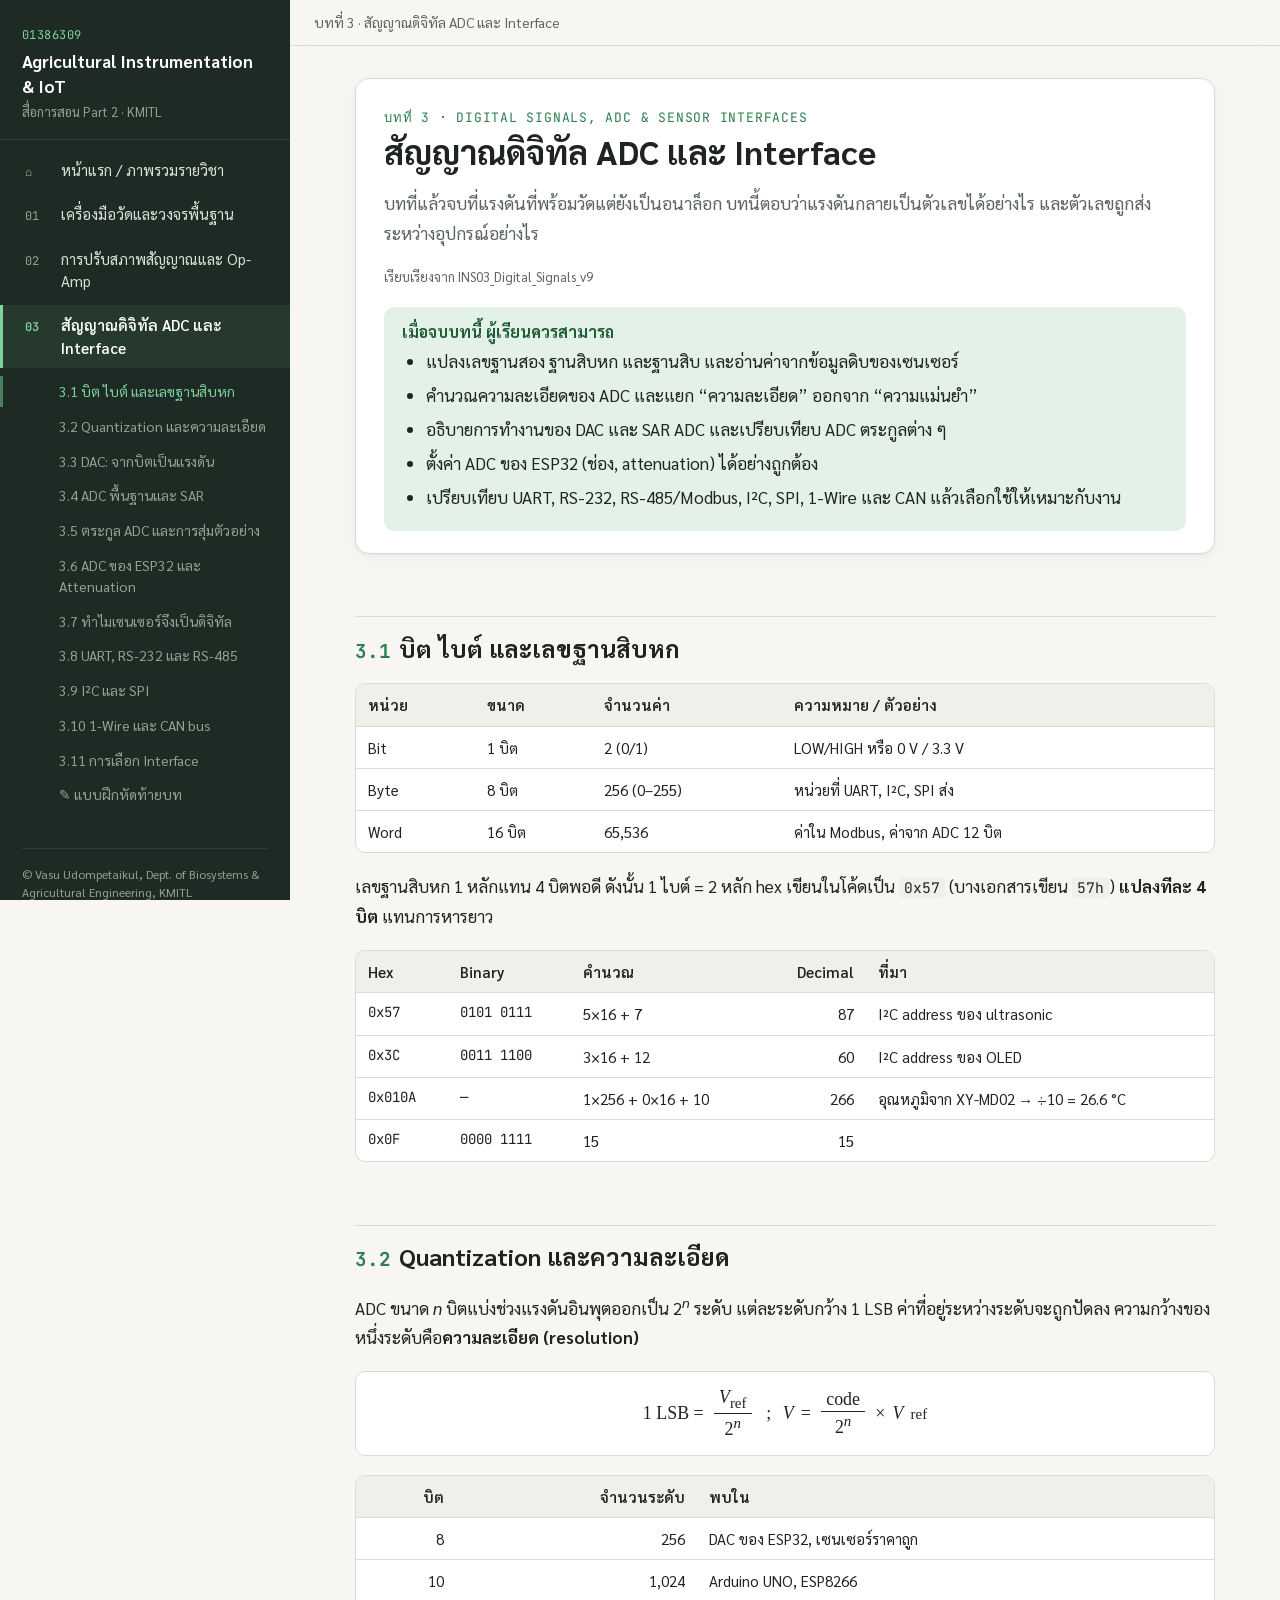
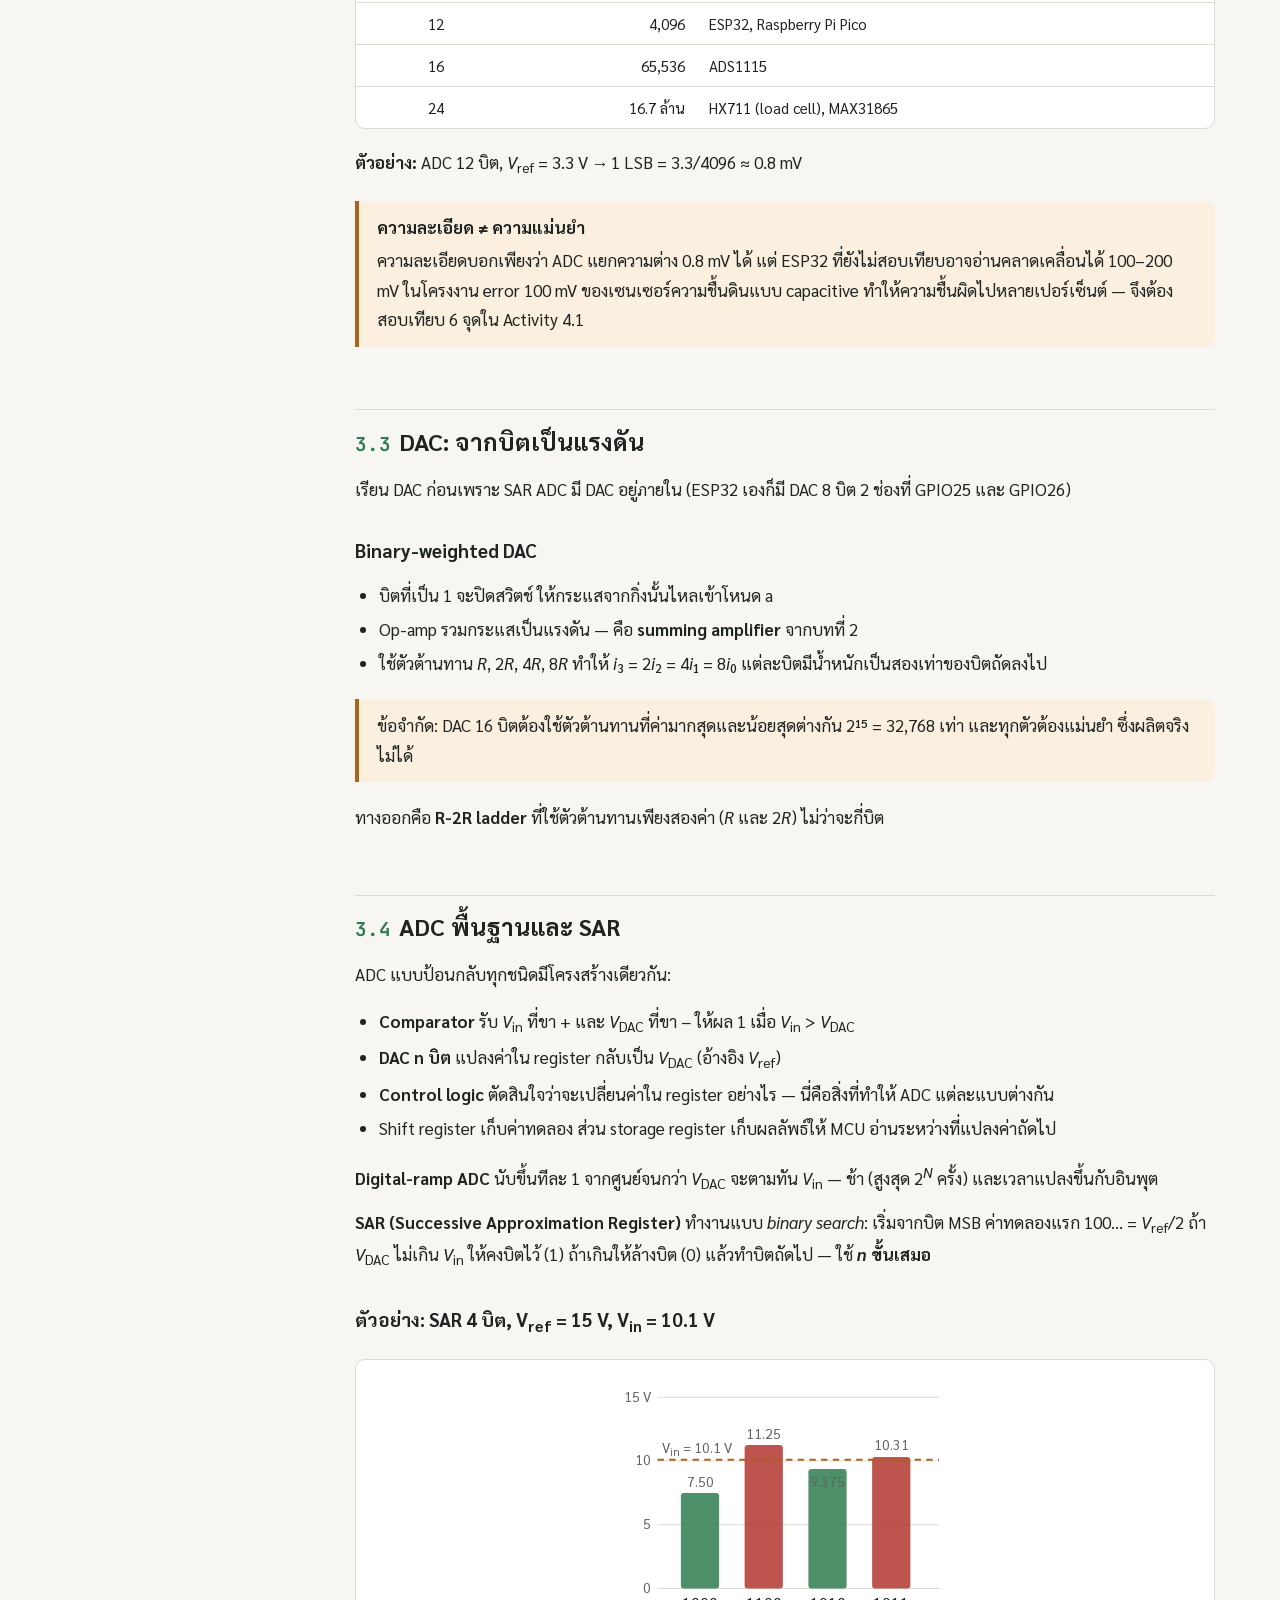
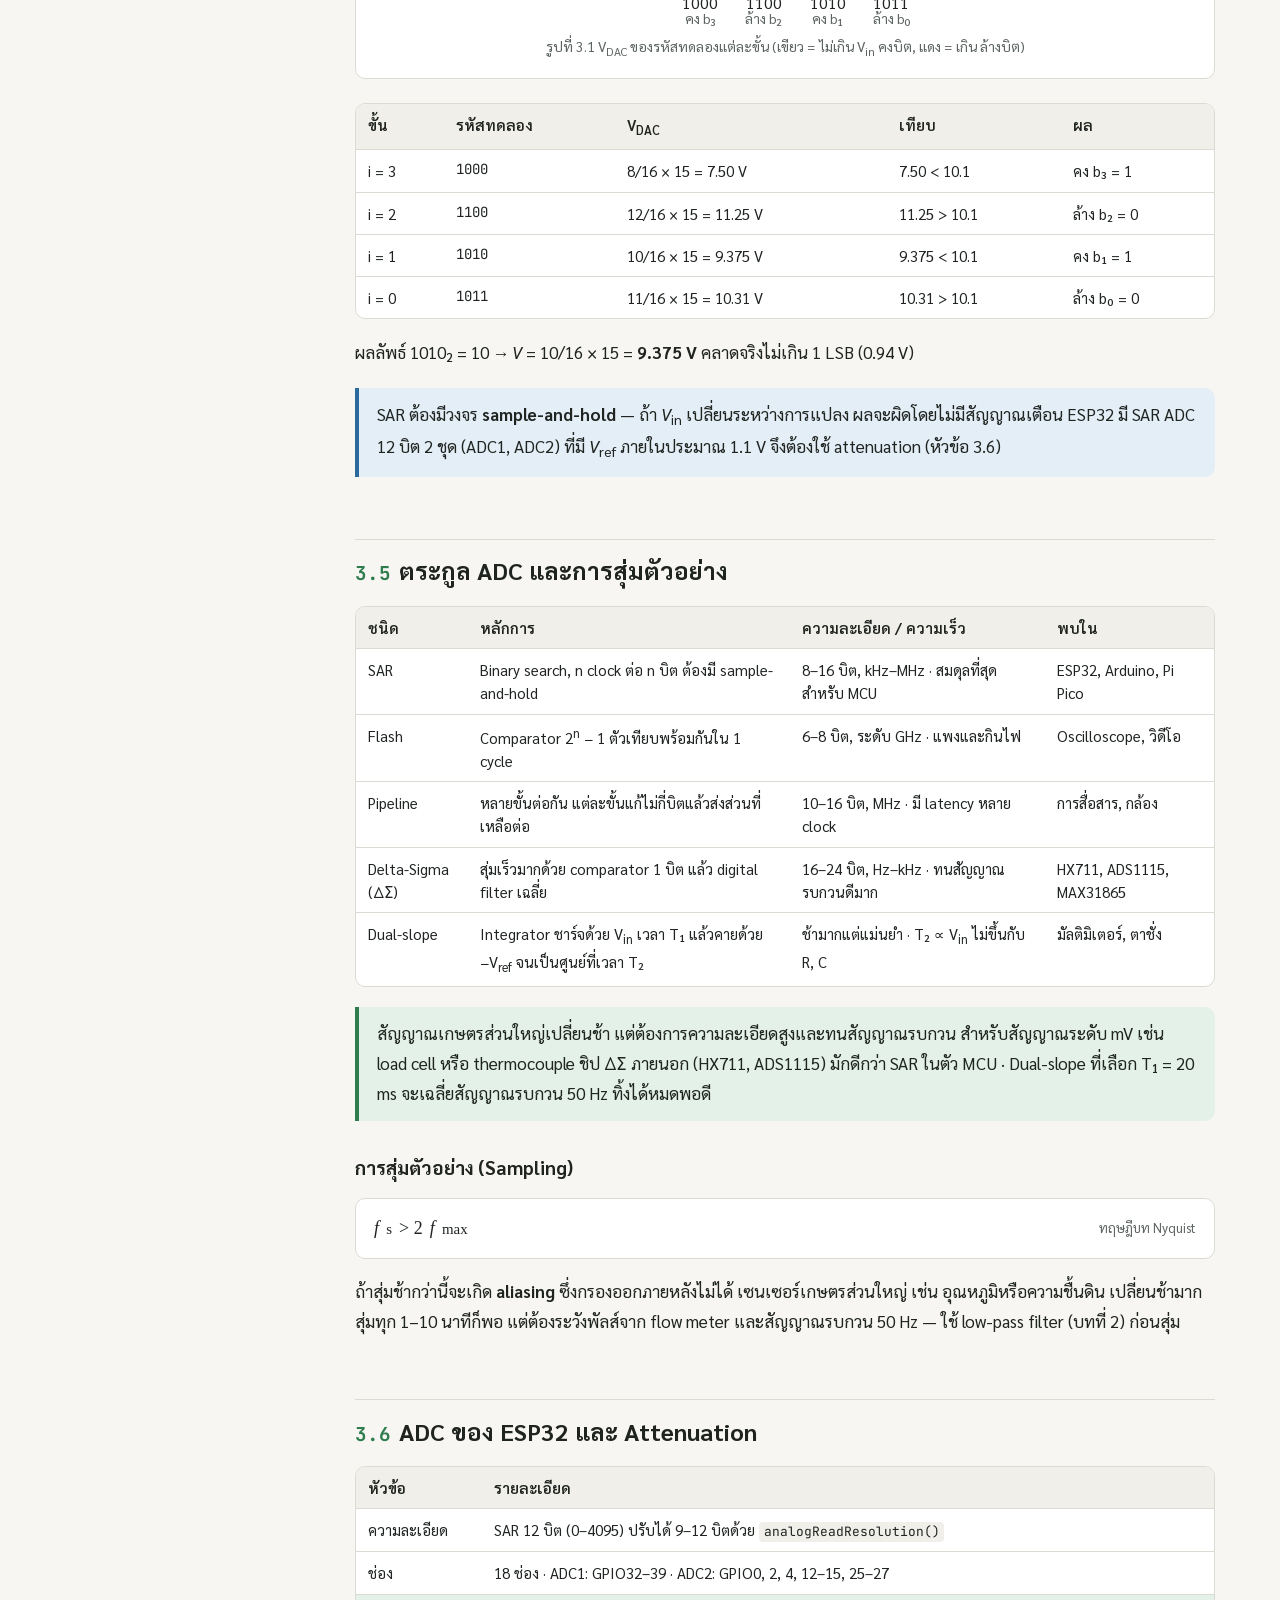
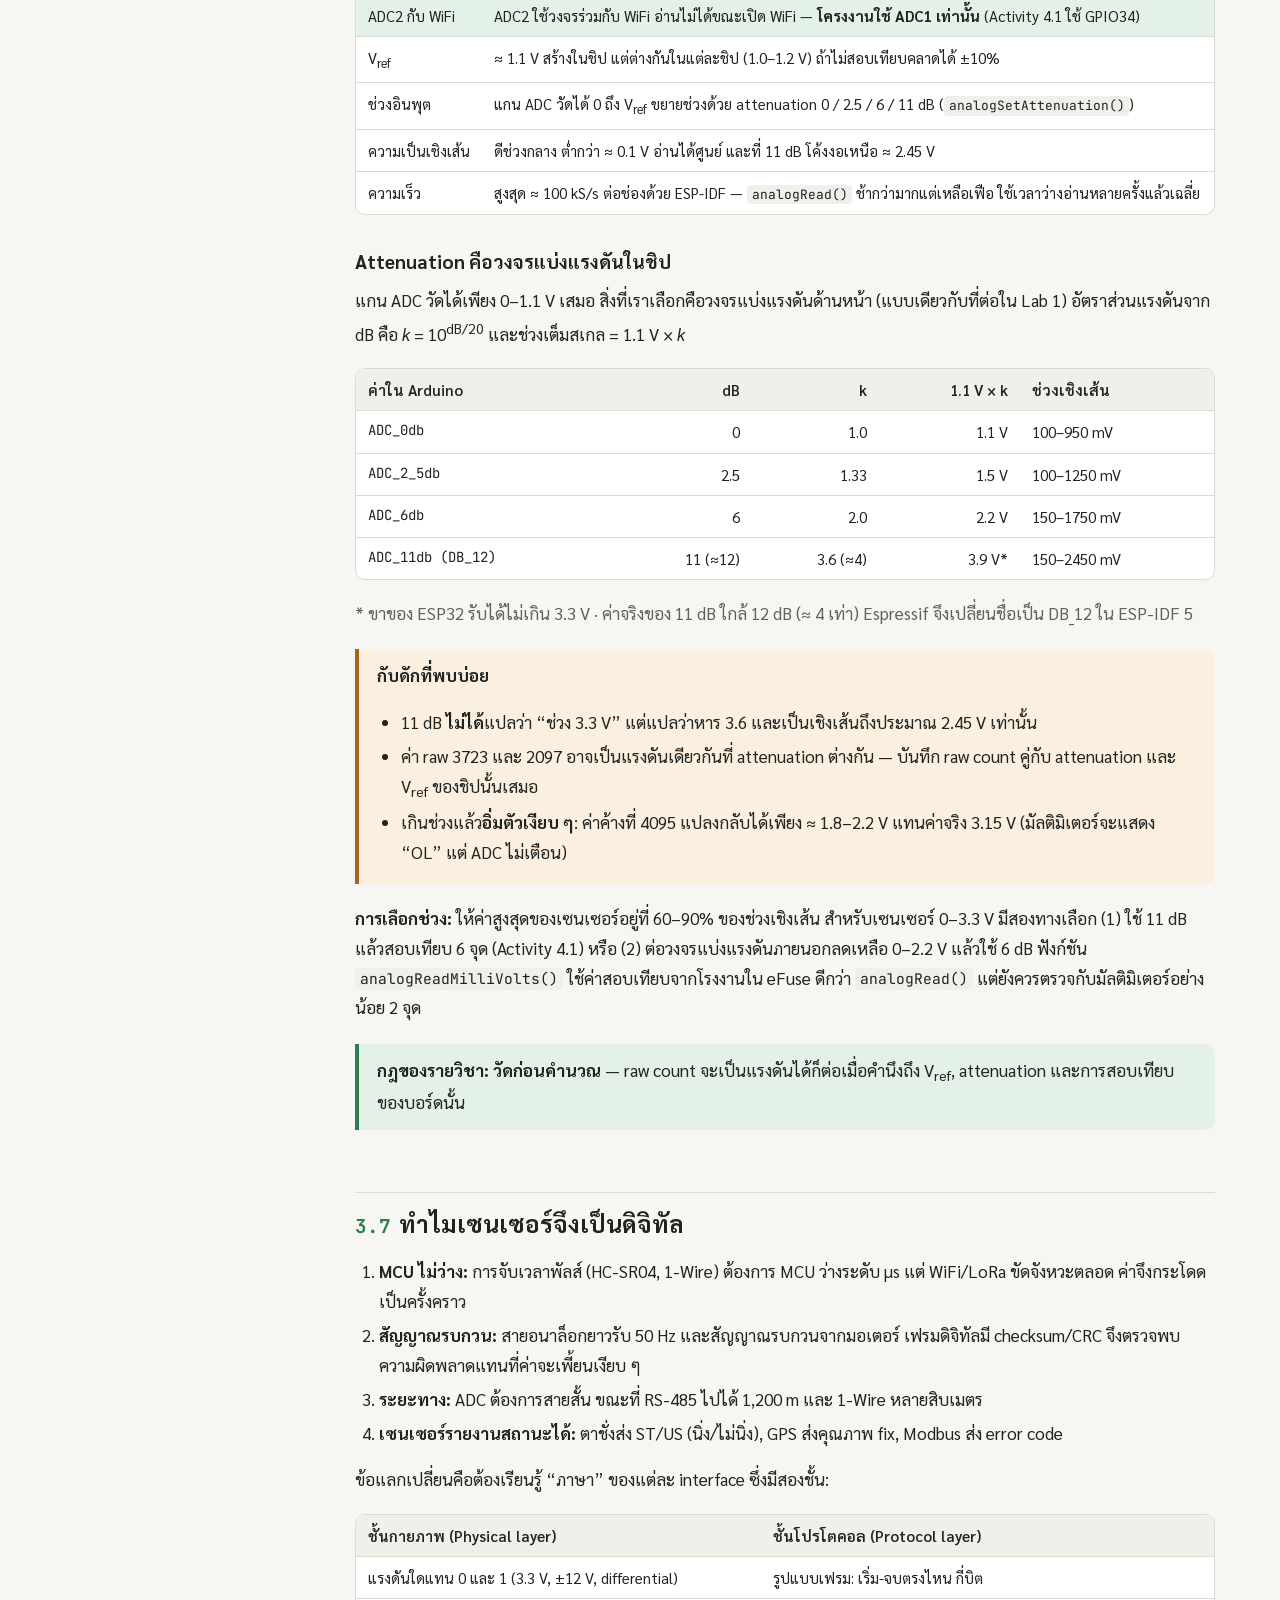
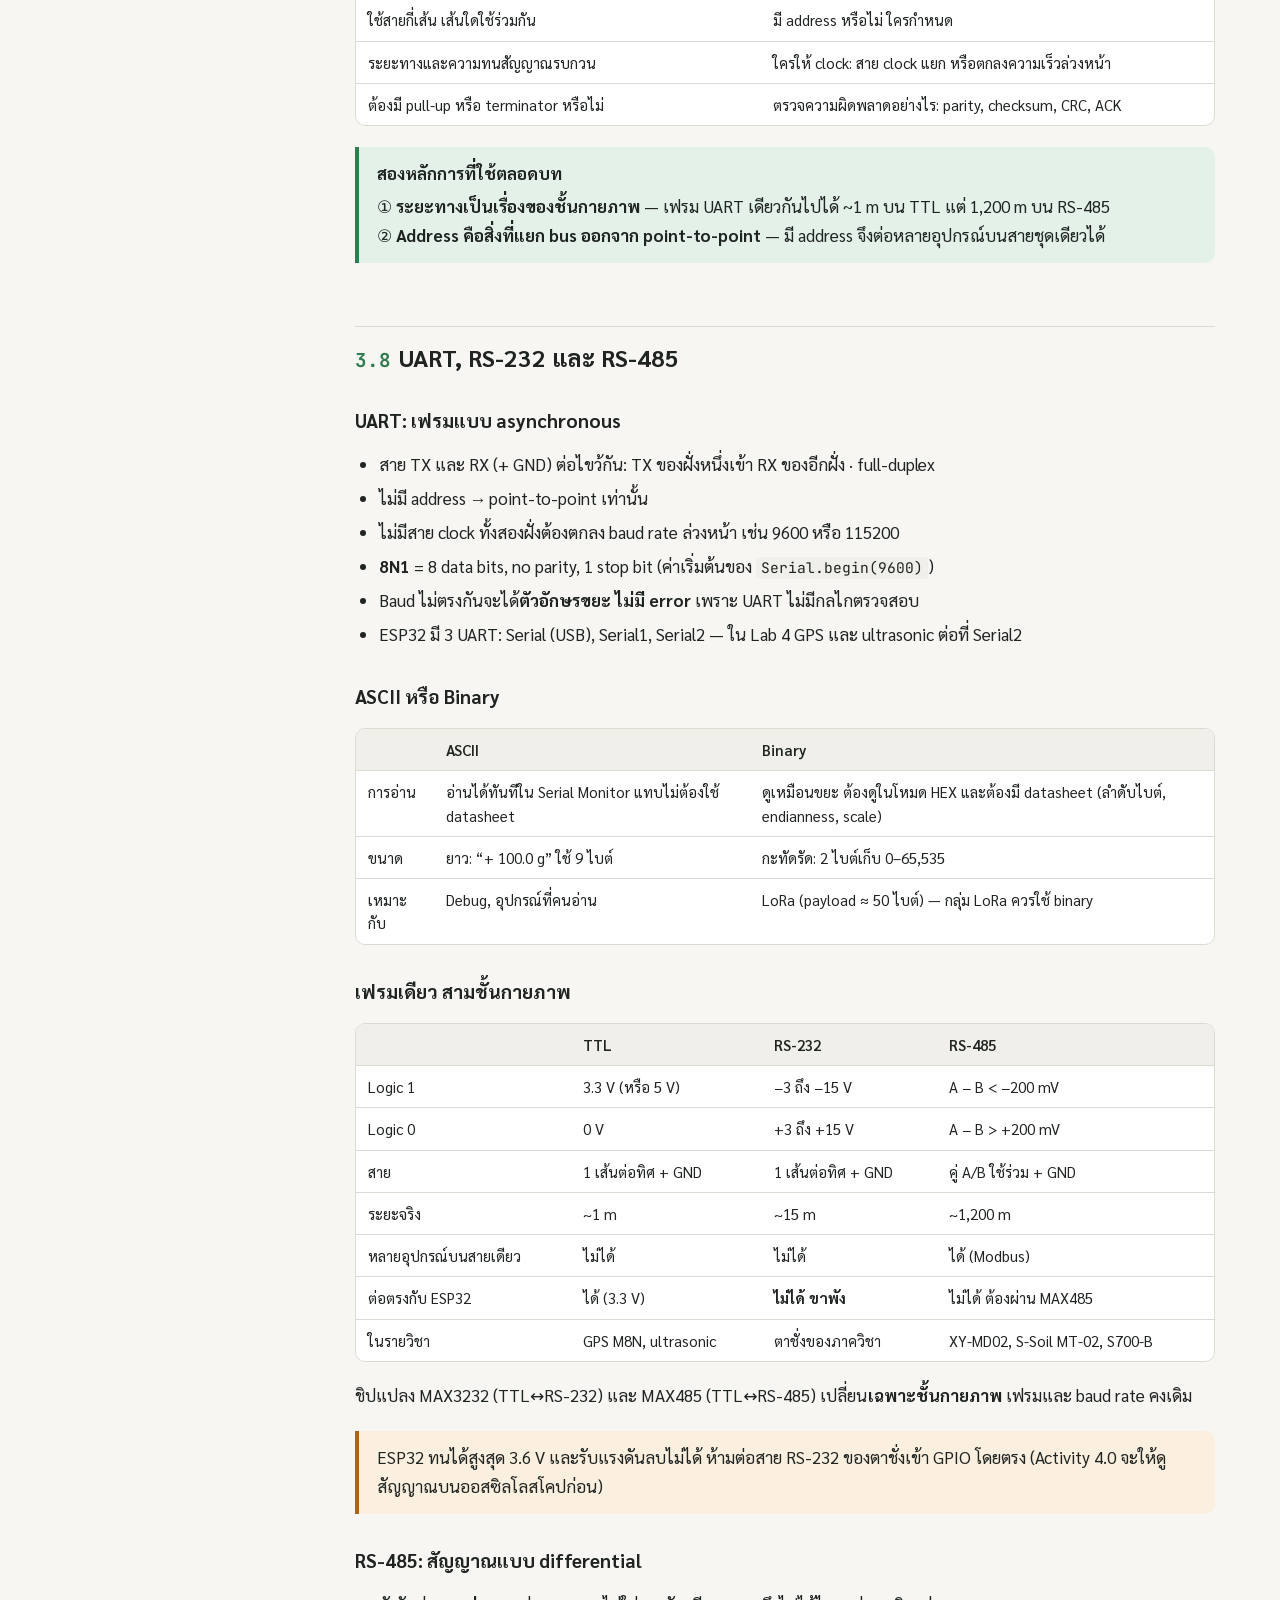
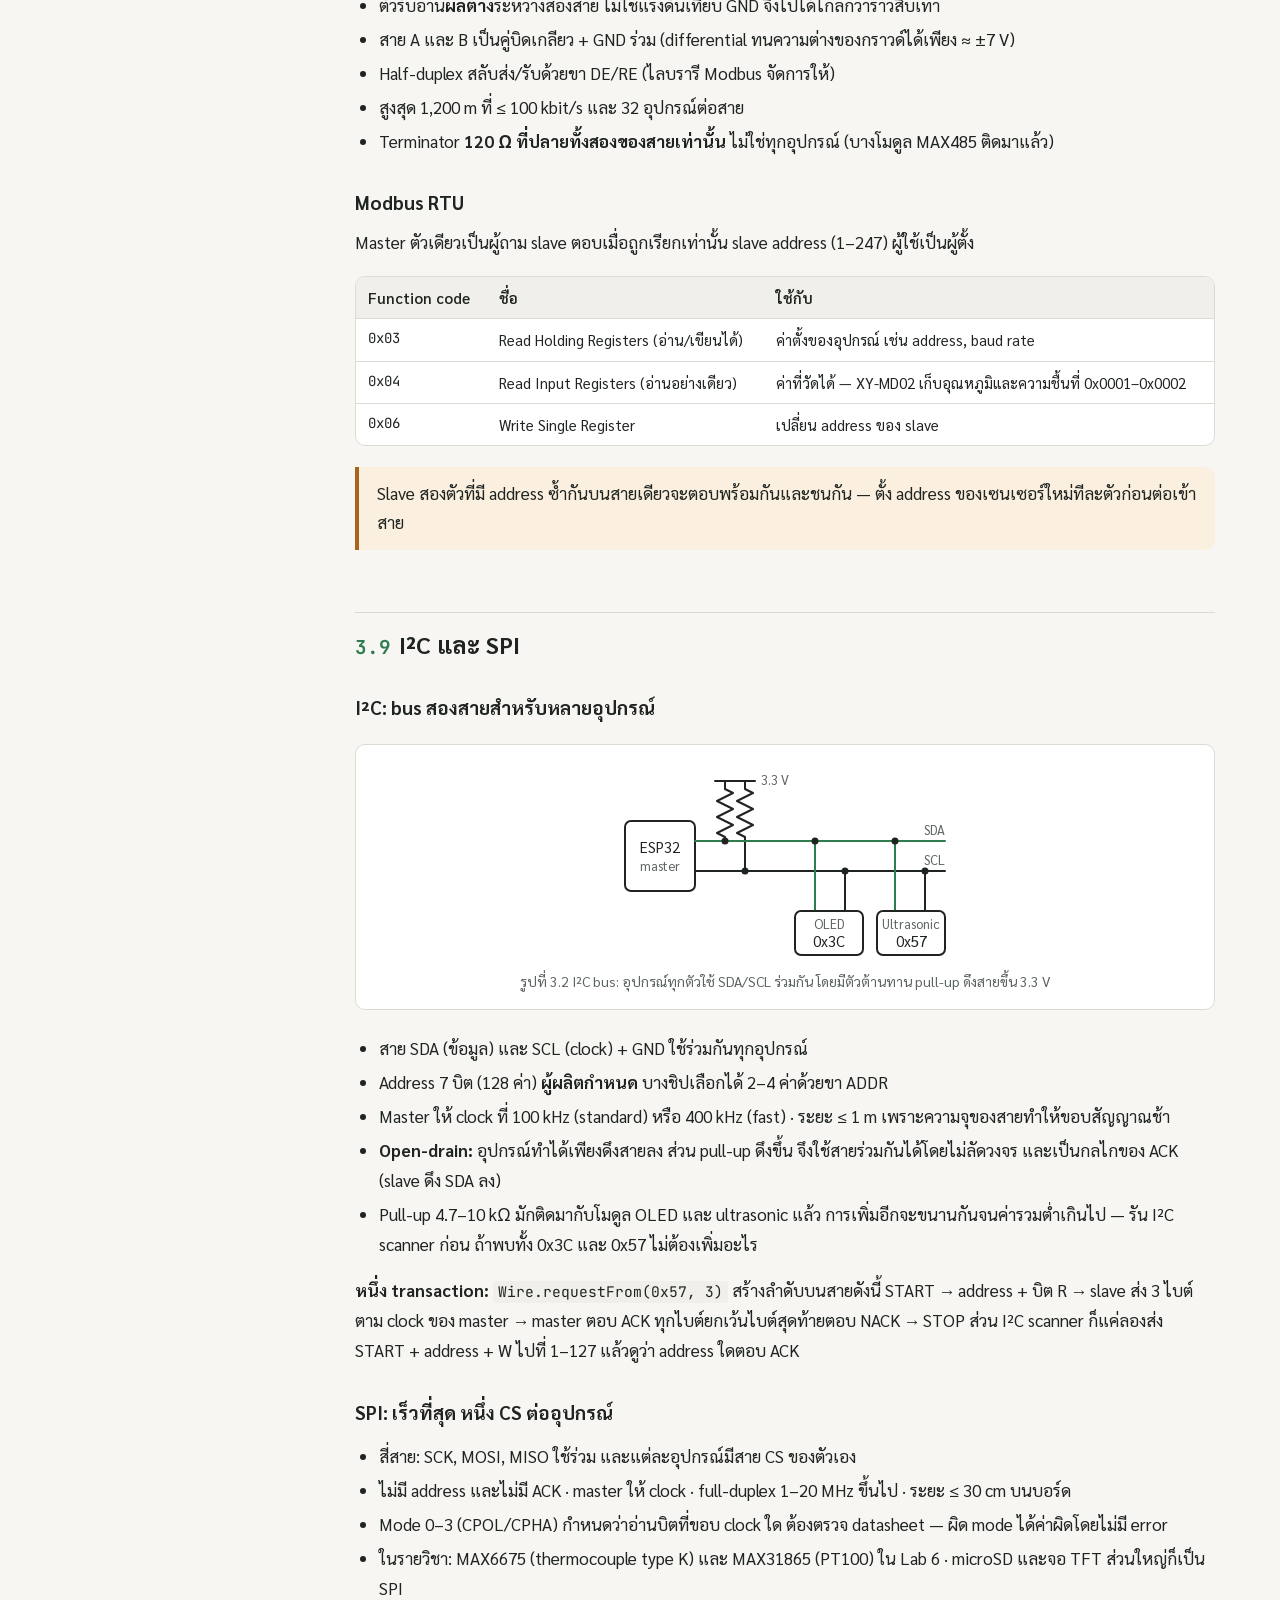
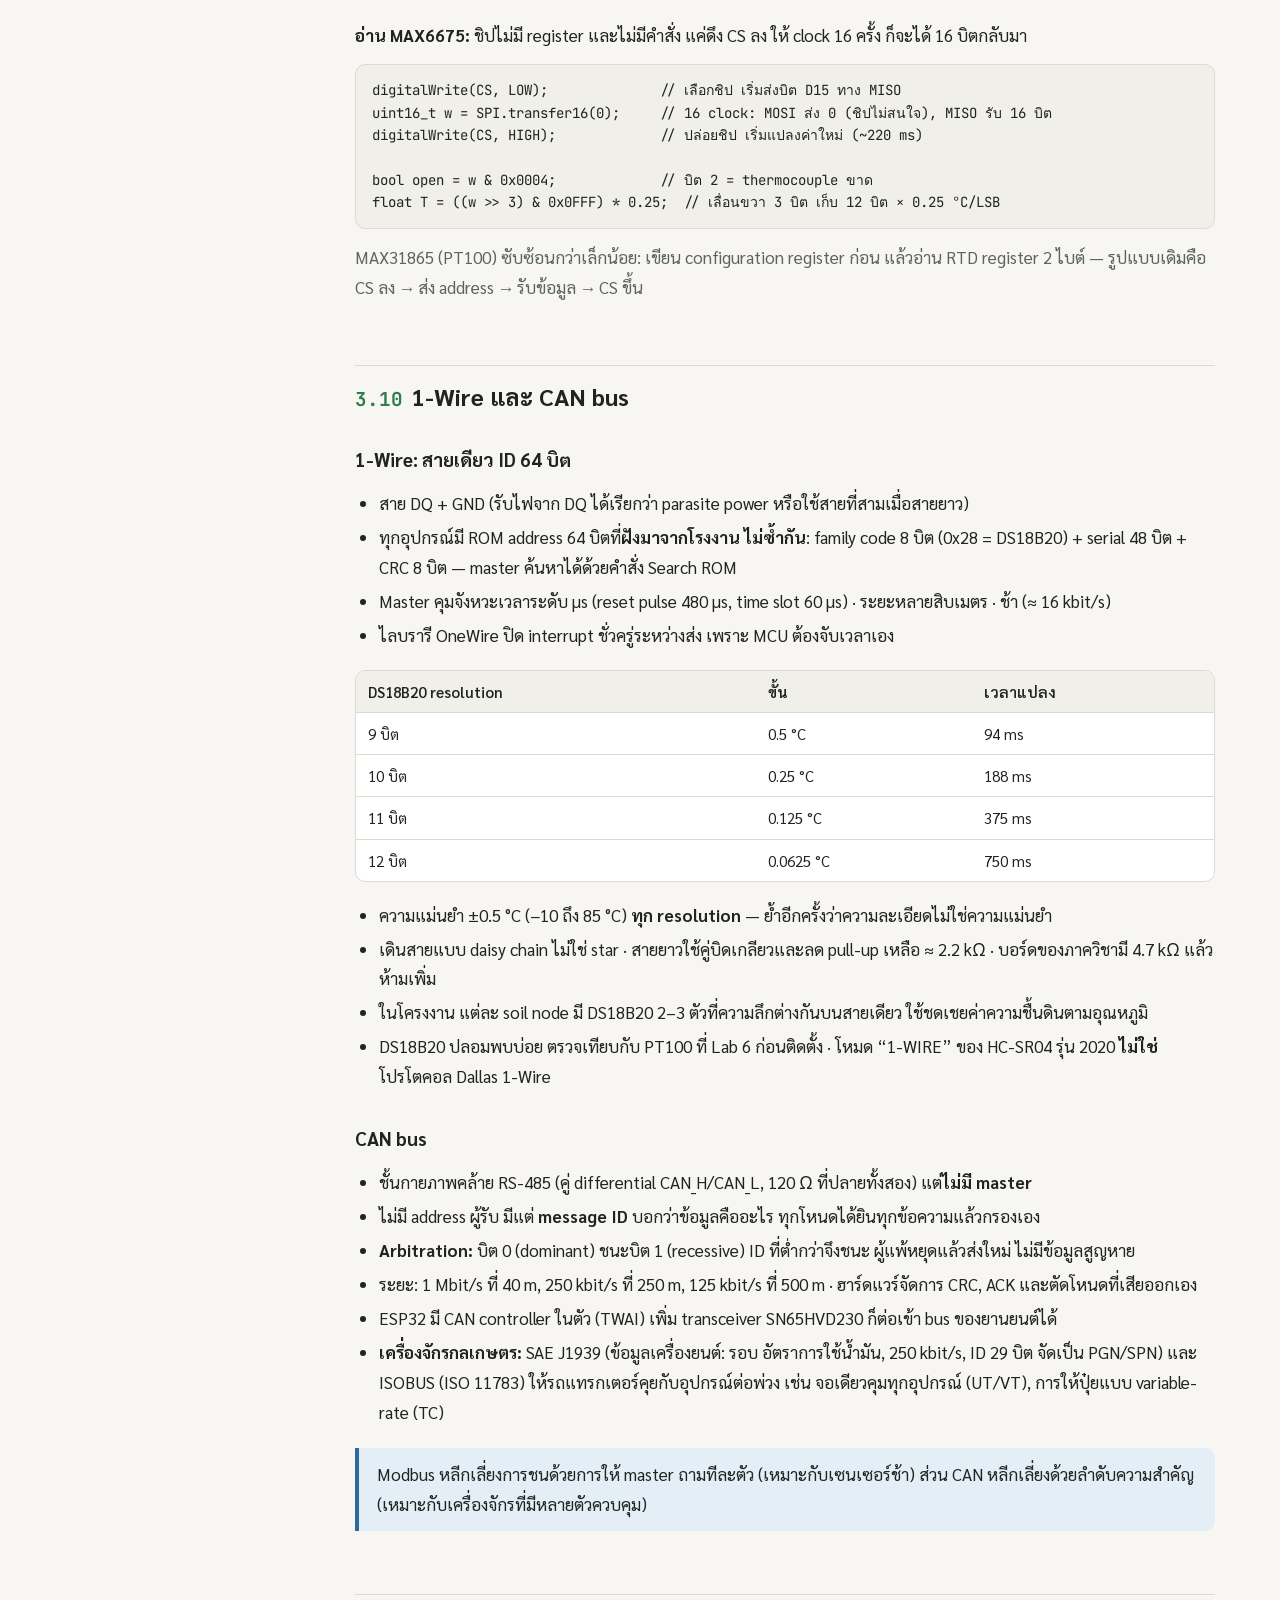
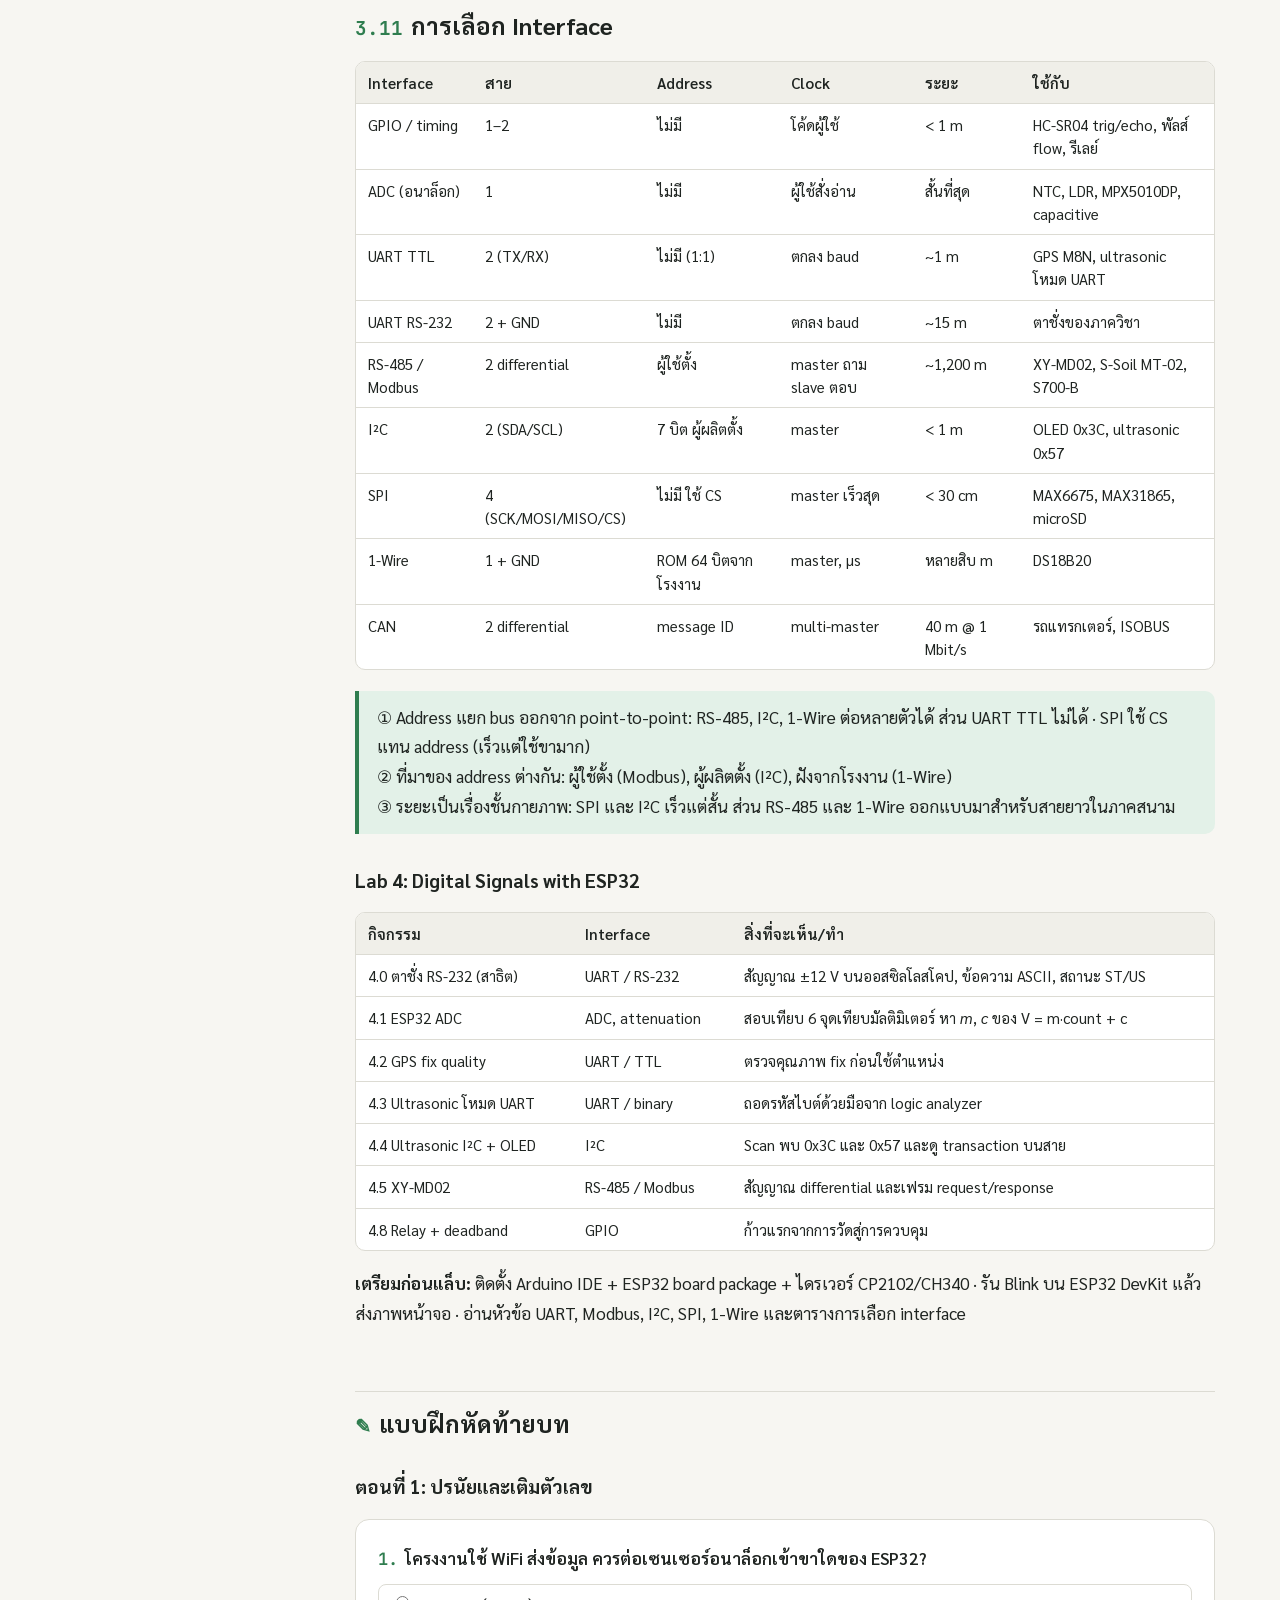
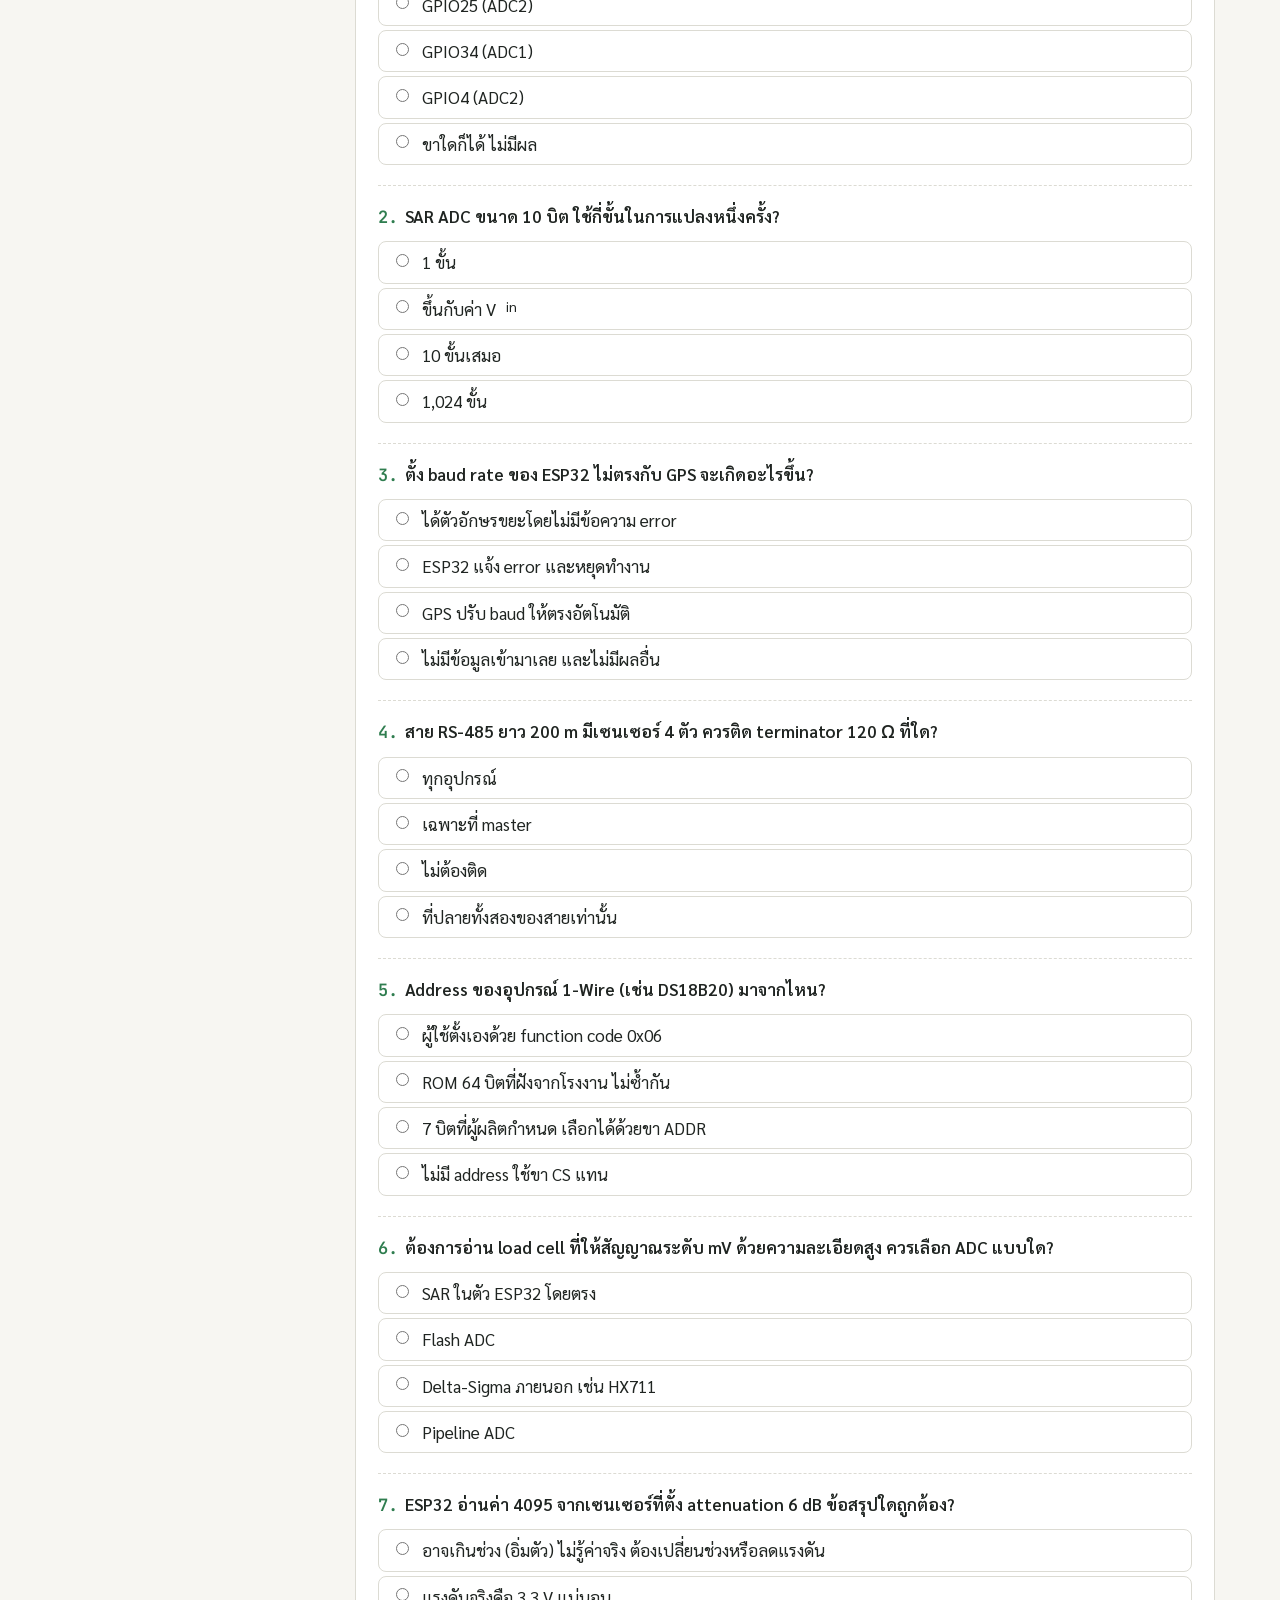
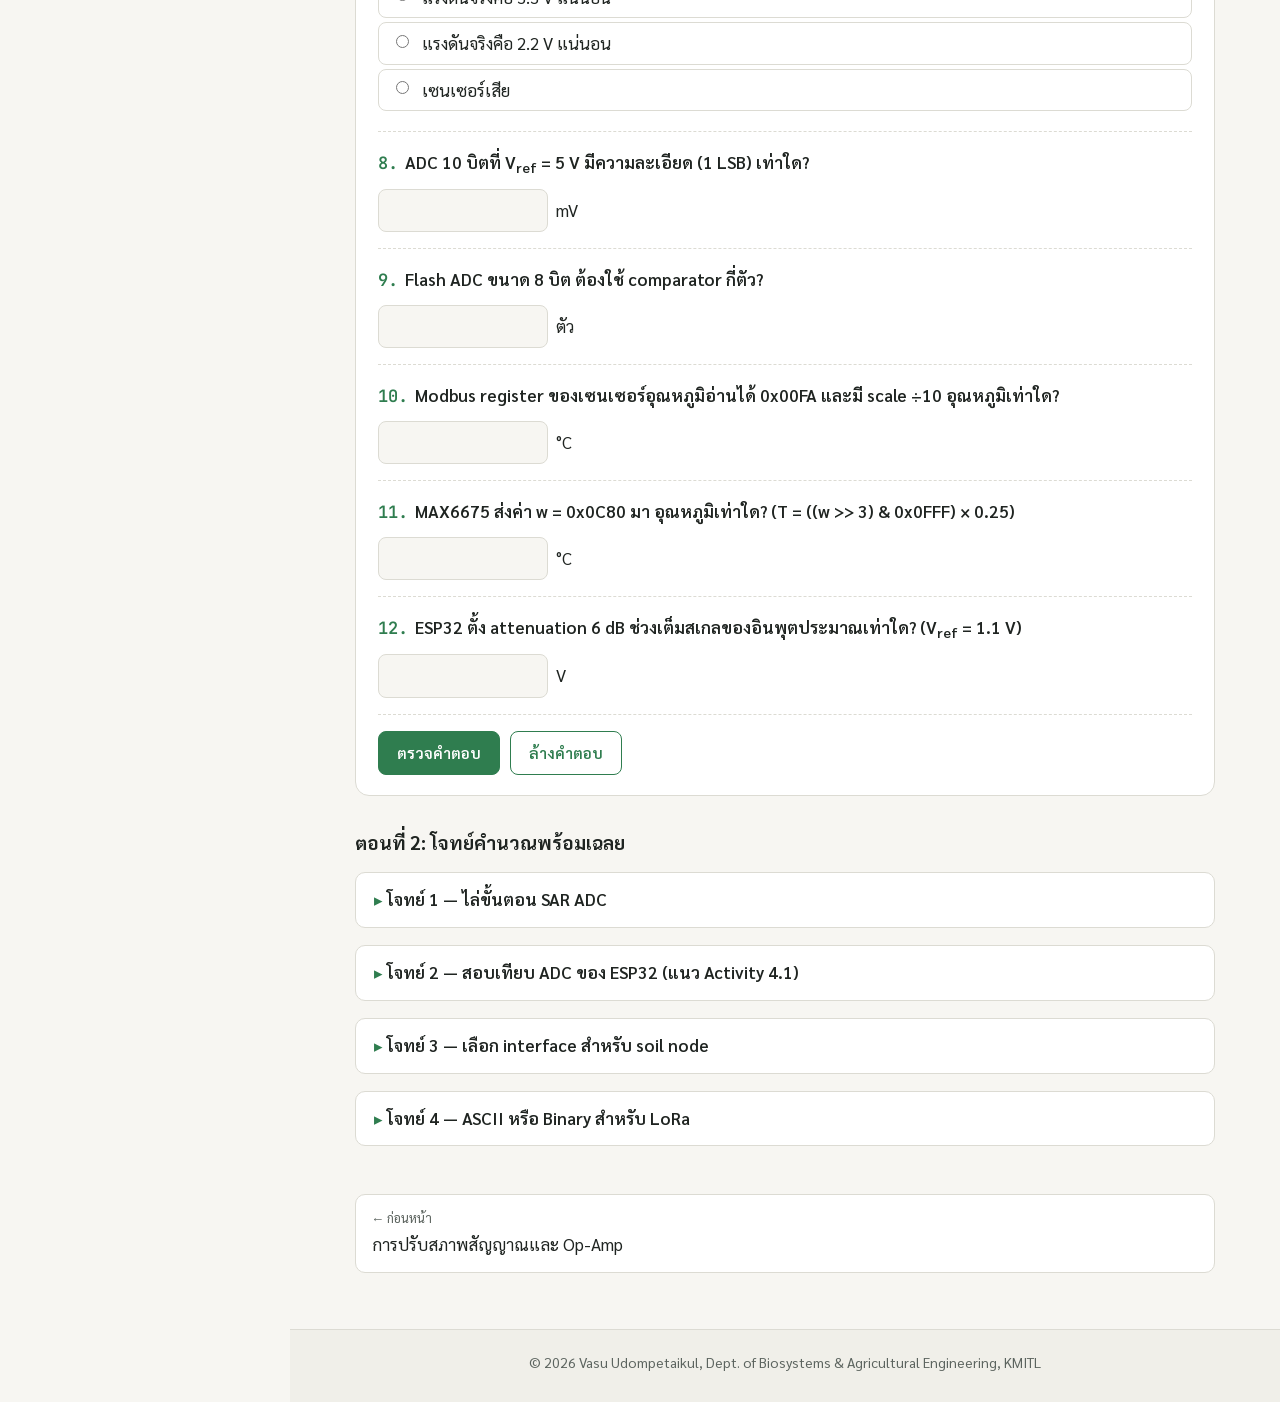
<file: website/ch3-digital.html>
<!doctype html>
<html lang="th">
<head>
<meta charset="utf-8">
<meta name="viewport" content="width=device-width, initial-scale=1">
<title>บทที่ 3 สัญญาณดิจิทัล ADC และ Interface</title>
<link rel="stylesheet" href="style.css">
<script src="sidebar.js" defer></script>
<script src="quiz.js" defer></script>
</head>
<body>
<nav id="sidebar" class="sidebar" aria-label="สารบัญ"></nav>

<div class="page">
  <header class="topbar">
    <button class="menu-btn" type="button" aria-label="เปิดเมนู">☰</button>
    <span class="crumb">บทที่ 3 · สัญญาณดิจิทัล ADC และ Interface</span>
  </header>

  <main class="content">
    <header class="chapter-head">
      <div class="eyebrow">บทที่ 3 · Digital Signals, ADC &amp; Sensor Interfaces</div>
      <h1>สัญญาณดิจิทัล ADC และ Interface</h1>
      <p class="lead">บทที่แล้วจบที่แรงดันที่พร้อมวัดแต่ยังเป็นอนาล็อก บทนี้ตอบว่าแรงดันกลายเป็นตัวเลขได้อย่างไร และตัวเลขถูกส่งระหว่างอุปกรณ์อย่างไร</p>
      <div class="source">เรียบเรียงจาก INS03_Digital_Signals_v9</div>
      <div class="objectives">
        <h4>เมื่อจบบทนี้ ผู้เรียนควรสามารถ</h4>
        <ul>
          <li>แปลงเลขฐานสอง ฐานสิบหก และฐานสิบ และอ่านค่าจากข้อมูลดิบของเซนเซอร์</li>
          <li>คำนวณความละเอียดของ ADC และแยก “ความละเอียด” ออกจาก “ความแม่นยำ”</li>
          <li>อธิบายการทำงานของ DAC และ SAR ADC และเปรียบเทียบ ADC ตระกูลต่าง ๆ</li>
          <li>ตั้งค่า ADC ของ ESP32 (ช่อง, attenuation) ได้อย่างถูกต้อง</li>
          <li>เปรียบเทียบ UART, RS-232, RS-485/Modbus, I²C, SPI, 1-Wire และ CAN แล้วเลือกใช้ให้เหมาะกับงาน</li>
        </ul>
      </div>
    </header>

    <!-- ===================================================== -->
    <h2 id="numbers"><span class="sec-no">3.1</span>บิต ไบต์ และเลขฐานสิบหก</h2>
    <div class="table-wrap">
      <table>
        <thead><tr><th>หน่วย</th><th>ขนาด</th><th>จำนวนค่า</th><th>ความหมาย / ตัวอย่าง</th></tr></thead>
        <tbody>
          <tr><td>Bit</td><td>1 บิต</td><td>2 (0/1)</td><td>LOW/HIGH หรือ 0 V / 3.3 V</td></tr>
          <tr><td>Byte</td><td>8 บิต</td><td>256 (0–255)</td><td>หน่วยที่ UART, I²C, SPI ส่ง</td></tr>
          <tr><td>Word</td><td>16 บิต</td><td>65,536</td><td>ค่าใน Modbus, ค่าจาก ADC 12 บิต</td></tr>
        </tbody>
      </table>
    </div>
    <p>เลขฐานสิบหก 1 หลักแทน 4 บิตพอดี ดังนั้น 1 ไบต์ = 2 หลัก hex เขียนในโค้ดเป็น <code>0x57</code> (บางเอกสารเขียน <code>57h</code>)
       <strong>แปลงทีละ 4 บิต</strong> แทนการหารยาว</p>
    <div class="table-wrap">
      <table>
        <thead><tr><th>Hex</th><th>Binary</th><th>คำนวณ</th><th class="num">Decimal</th><th>ที่มา</th></tr></thead>
        <tbody>
          <tr><td class="mono">0x57</td><td class="mono">0101 0111</td><td>5×16 + 7</td><td class="num">87</td><td>I²C address ของ ultrasonic</td></tr>
          <tr><td class="mono">0x3C</td><td class="mono">0011 1100</td><td>3×16 + 12</td><td class="num">60</td><td>I²C address ของ OLED</td></tr>
          <tr><td class="mono">0x010A</td><td class="mono">—</td><td>1×256 + 0×16 + 10</td><td class="num">266</td><td>อุณหภูมิจาก XY-MD02 → ÷10 = 26.6 °C</td></tr>
          <tr><td class="mono">0x0F</td><td class="mono">0000 1111</td><td>15</td><td class="num">15</td><td></td></tr>
        </tbody>
      </table>
    </div>

    <!-- ===================================================== -->
    <h2 id="quantization"><span class="sec-no">3.2</span>Quantization และความละเอียด</h2>
    <p>ADC ขนาด <var>n</var> บิตแบ่งช่วงแรงดันอินพุตออกเป็น 2<sup><var>n</var></sup> ระดับ แต่ละระดับกว้าง 1 LSB
       ค่าที่อยู่ระหว่างระดับจะถูกปัดลง ความกว้างของหนึ่งระดับคือ<strong>ความละเอียด (resolution)</strong></p>
    <div class="eq">1 LSB = <span class="frac"><span><var>V</var><sub>ref</sub></span><span>2<sup><var>n</var></sup></span></span>
      &nbsp;;&nbsp; <var>V</var> = <span class="frac"><span>code</span><span>2<sup><var>n</var></sup></span></span> × <var>V</var><sub>ref</sub></div>
    <div class="table-wrap">
      <table>
        <thead><tr><th class="num">บิต</th><th class="num">จำนวนระดับ</th><th>พบใน</th></tr></thead>
        <tbody>
          <tr><td class="num">8</td><td class="num">256</td><td>DAC ของ ESP32, เซนเซอร์ราคาถูก</td></tr>
          <tr><td class="num">10</td><td class="num">1,024</td><td>Arduino UNO, ESP8266</td></tr>
          <tr><td class="num">12</td><td class="num">4,096</td><td>ESP32, Raspberry Pi Pico</td></tr>
          <tr><td class="num">16</td><td class="num">65,536</td><td>ADS1115</td></tr>
          <tr><td class="num">24</td><td class="num">16.7 ล้าน</td><td>HX711 (load cell), MAX31865</td></tr>
        </tbody>
      </table>
    </div>
    <p><strong>ตัวอย่าง:</strong> ADC 12 บิต, <var>V</var><sub>ref</sub> = 3.3 V → 1 LSB = 3.3/4096 ≈ 0.8 mV</p>
    <div class="callout warn">
      <span class="title">ความละเอียด ≠ ความแม่นยำ</span>
      ความละเอียดบอกเพียงว่า ADC แยกความต่าง 0.8 mV ได้ แต่ ESP32 ที่ยังไม่สอบเทียบอาจอ่านคลาดเคลื่อนได้ 100–200 mV
      ในโครงงาน error 100 mV ของเซนเซอร์ความชื้นดินแบบ capacitive ทำให้ความชื้นผิดไปหลายเปอร์เซ็นต์ — จึงต้องสอบเทียบ 6 จุดใน Activity 4.1
    </div>

    <!-- ===================================================== -->
    <h2 id="dac"><span class="sec-no">3.3</span>DAC: จากบิตเป็นแรงดัน</h2>
    <p>เรียน DAC ก่อนเพราะ SAR ADC มี DAC อยู่ภายใน (ESP32 เองก็มี DAC 8 บิต 2 ช่องที่ GPIO25 และ GPIO26)</p>
    <h3>Binary-weighted DAC</h3>
    <ul>
      <li>บิตที่เป็น 1 จะปิดสวิตช์ ให้กระแสจากกิ่งนั้นไหลเข้าโหนด a</li>
      <li>Op-amp รวมกระแสเป็นแรงดัน — คือ <strong>summing amplifier</strong> จากบทที่ 2</li>
      <li>ใช้ตัวต้านทาน <var>R</var>, 2<var>R</var>, 4<var>R</var>, 8<var>R</var> ทำให้ <var>i</var>₃ = 2<var>i</var>₂ = 4<var>i</var>₁ = 8<var>i</var>₀ แต่ละบิตมีน้ำหนักเป็นสองเท่าของบิตถัดลงไป</li>
    </ul>
    <div class="callout warn">ข้อจำกัด: DAC 16 บิตต้องใช้ตัวต้านทานที่ค่ามากสุดและน้อยสุดต่างกัน 2¹⁵ = 32,768 เท่า และทุกตัวต้องแม่นยำ ซึ่งผลิตจริงไม่ได้</div>
    <p>ทางออกคือ <strong>R-2R ladder</strong> ที่ใช้ตัวต้านทานเพียงสองค่า (<var>R</var> และ 2<var>R</var>) ไม่ว่าจะกี่บิต</p>

    <!-- ===================================================== -->
    <h2 id="sar"><span class="sec-no">3.4</span>ADC พื้นฐานและ SAR</h2>
    <p>ADC แบบป้อนกลับทุกชนิดมีโครงสร้างเดียวกัน:</p>
    <ul>
      <li><strong>Comparator</strong> รับ <var>V</var><sub>in</sub> ที่ขา + และ <var>V</var><sub>DAC</sub> ที่ขา − ให้ผล 1 เมื่อ <var>V</var><sub>in</sub> &gt; <var>V</var><sub>DAC</sub></li>
      <li><strong>DAC n บิต</strong> แปลงค่าใน register กลับเป็น <var>V</var><sub>DAC</sub> (อ้างอิง <var>V</var><sub>ref</sub>)</li>
      <li><strong>Control logic</strong> ตัดสินใจว่าจะเปลี่ยนค่าใน register อย่างไร — นี่คือสิ่งที่ทำให้ ADC แต่ละแบบต่างกัน</li>
      <li>Shift register เก็บค่าทดลอง ส่วน storage register เก็บผลลัพธ์ให้ MCU อ่านระหว่างที่แปลงค่าถัดไป</li>
    </ul>
    <p><strong>Digital-ramp ADC</strong> นับขึ้นทีละ 1 จากศูนย์จนกว่า <var>V</var><sub>DAC</sub> จะตามทัน <var>V</var><sub>in</sub> — ช้า (สูงสุด 2<sup><var>N</var></sup> ครั้ง) และเวลาแปลงขึ้นกับอินพุต</p>
    <p><strong>SAR (Successive Approximation Register)</strong> ทำงานแบบ <em>binary search</em>: เริ่มจากบิต MSB ค่าทดลองแรก 100… = <var>V</var><sub>ref</sub>/2
       ถ้า <var>V</var><sub>DAC</sub> ไม่เกิน <var>V</var><sub>in</sub> ให้คงบิตไว้ (1) ถ้าเกินให้ล้างบิต (0) แล้วทำบิตถัดไป — ใช้ <strong><var>n</var> ขั้นเสมอ</strong></p>

    <h3>ตัวอย่าง: SAR 4 บิต, V<sub>ref</sub> = 15 V, V<sub>in</sub> = 10.1 V</h3>
    <figure>
      <svg viewBox="0 0 320 235" width="340" role="img" aria-label="ขั้นตอนการแปลงของ SAR ADC">
        <line class="grid" x1="40" y1="200" x2="305" y2="200"/>
        <line class="grid" x1="40" y1="140" x2="305" y2="140"/>
        <line class="grid" x1="40" y1="80" x2="305" y2="80"/>
        <line class="grid" x1="40" y1="20" x2="305" y2="20"/>
        <text class="lbl-sm" x="34" y="204" text-anchor="end">0</text>
        <text class="lbl-sm" x="34" y="144" text-anchor="end">5</text>
        <text class="lbl-sm" x="34" y="84" text-anchor="end">10</text>
        <text class="lbl-sm" x="34" y="24" text-anchor="end">15 V</text>
        <rect class="accent-fill" x="62" y="110" width="36" height="90" rx="3" opacity=".85"/>
        <rect class="bad-fill" x="122" y="65" width="36" height="135" rx="3" opacity=".85"/>
        <rect class="accent-fill" x="182" y="87.5" width="36" height="112.5" rx="3" opacity=".85"/>
        <rect class="bad-fill" x="242" y="76.25" width="36" height="123.75" rx="3" opacity=".85"/>
        <line class="dash" x1="40" y1="78.8" x2="305" y2="78.8"/>
        <text class="lbl-sm" x="44" y="72">V<tspan font-size="10" dy="3">in</tspan><tspan dy="-3"> = 10.1 V</tspan></text>
        <text class="lbl-sm" x="80" y="104" text-anchor="middle">7.50</text>
        <text class="lbl-sm" x="140" y="59" text-anchor="middle">11.25</text>
        <text class="lbl-sm" x="200" y="104" text-anchor="middle">9.375</text>
        <text class="lbl-sm" x="260" y="70" text-anchor="middle">10.31</text>
        <text class="lbl" x="80" y="219" text-anchor="middle" font-family="monospace">1000</text>
        <text class="lbl" x="140" y="219" text-anchor="middle" font-family="monospace">1100</text>
        <text class="lbl" x="200" y="219" text-anchor="middle" font-family="monospace">1010</text>
        <text class="lbl" x="260" y="219" text-anchor="middle" font-family="monospace">1011</text>
        <text class="lbl-sm" x="80" y="233" text-anchor="middle">คง b₃</text>
        <text class="lbl-sm" x="140" y="233" text-anchor="middle">ล้าง b₂</text>
        <text class="lbl-sm" x="200" y="233" text-anchor="middle">คง b₁</text>
        <text class="lbl-sm" x="260" y="233" text-anchor="middle">ล้าง b₀</text>
      </svg>
      <figcaption>รูปที่ 3.1 V<sub>DAC</sub> ของรหัสทดลองแต่ละขั้น (เขียว = ไม่เกิน V<sub>in</sub> คงบิต, แดง = เกิน ล้างบิต)</figcaption>
    </figure>
    <div class="table-wrap">
      <table>
        <thead><tr><th>ขั้น</th><th>รหัสทดลอง</th><th>V<sub>DAC</sub></th><th>เทียบ</th><th>ผล</th></tr></thead>
        <tbody>
          <tr><td>i = 3</td><td class="mono">1000</td><td>8/16 × 15 = 7.50 V</td><td>7.50 &lt; 10.1</td><td>คง b₃ = 1</td></tr>
          <tr><td>i = 2</td><td class="mono">1100</td><td>12/16 × 15 = 11.25 V</td><td>11.25 &gt; 10.1</td><td>ล้าง b₂ = 0</td></tr>
          <tr><td>i = 1</td><td class="mono">1010</td><td>10/16 × 15 = 9.375 V</td><td>9.375 &lt; 10.1</td><td>คง b₁ = 1</td></tr>
          <tr><td>i = 0</td><td class="mono">1011</td><td>11/16 × 15 = 10.31 V</td><td>10.31 &gt; 10.1</td><td>ล้าง b₀ = 0</td></tr>
        </tbody>
      </table>
    </div>
    <p>ผลลัพธ์ 1010₂ = 10 → <var>V</var> = 10/16 × 15 = <strong>9.375 V</strong> คลาดจริงไม่เกิน 1 LSB (0.94 V)</p>
    <div class="callout">
      SAR ต้องมีวงจร <strong>sample-and-hold</strong> — ถ้า <var>V</var><sub>in</sub> เปลี่ยนระหว่างการแปลง ผลจะผิดโดยไม่มีสัญญาณเตือน
      ESP32 มี SAR ADC 12 บิต 2 ชุด (ADC1, ADC2) ที่มี <var>V</var><sub>ref</sub> ภายในประมาณ 1.1 V จึงต้องใช้ attenuation (หัวข้อ 3.6)
    </div>

    <!-- ===================================================== -->
    <h2 id="adc-families"><span class="sec-no">3.5</span>ตระกูล ADC และการสุ่มตัวอย่าง</h2>
    <div class="table-wrap">
      <table>
        <thead><tr><th>ชนิด</th><th>หลักการ</th><th>ความละเอียด / ความเร็ว</th><th>พบใน</th></tr></thead>
        <tbody>
          <tr><td>SAR</td><td>Binary search, n clock ต่อ n บิต ต้องมี sample-and-hold</td><td>8–16 บิต, kHz–MHz · สมดุลที่สุดสำหรับ MCU</td><td>ESP32, Arduino, Pi Pico</td></tr>
          <tr><td>Flash</td><td>Comparator 2<sup>n</sup> − 1 ตัวเทียบพร้อมกันใน 1 cycle</td><td>6–8 บิต, ระดับ GHz · แพงและกินไฟ</td><td>Oscilloscope, วิดีโอ</td></tr>
          <tr><td>Pipeline</td><td>หลายขั้นต่อกัน แต่ละขั้นแก้ไม่กี่บิตแล้วส่งส่วนที่เหลือต่อ</td><td>10–16 บิต, MHz · มี latency หลาย clock</td><td>การสื่อสาร, กล้อง</td></tr>
          <tr><td>Delta-Sigma (ΔΣ)</td><td>สุ่มเร็วมากด้วย comparator 1 บิต แล้ว digital filter เฉลี่ย</td><td>16–24 บิต, Hz–kHz · ทนสัญญาณรบกวนดีมาก</td><td>HX711, ADS1115, MAX31865</td></tr>
          <tr><td>Dual-slope</td><td>Integrator ชาร์จด้วย V<sub>in</sub> เวลา T₁ แล้วคายด้วย −V<sub>ref</sub> จนเป็นศูนย์ที่เวลา T₂</td><td>ช้ามากแต่แม่นยำ · T₂ ∝ V<sub>in</sub> ไม่ขึ้นกับ R, C</td><td>มัลติมิเตอร์, ตาชั่ง</td></tr>
        </tbody>
      </table>
    </div>
    <div class="callout key">
      สัญญาณเกษตรส่วนใหญ่เปลี่ยนช้า แต่ต้องการความละเอียดสูงและทนสัญญาณรบกวน สำหรับสัญญาณระดับ mV เช่น load cell หรือ thermocouple
      ชิป ΔΣ ภายนอก (HX711, ADS1115) มักดีกว่า SAR ในตัว MCU · Dual-slope ที่เลือก T₁ = 20 ms จะเฉลี่ยสัญญาณรบกวน 50 Hz ทิ้งได้หมดพอดี
    </div>

    <h3>การสุ่มตัวอย่าง (Sampling)</h3>
    <div class="eq"><var>f</var><sub>s</sub> &gt; 2<var>f</var><sub>max</sub> <span class="label">ทฤษฎีบท Nyquist</span></div>
    <p>ถ้าสุ่มช้ากว่านี้จะเกิด <strong>aliasing</strong> ซึ่งกรองออกภายหลังไม่ได้
       เซนเซอร์เกษตรส่วนใหญ่ เช่น อุณหภูมิหรือความชื้นดิน เปลี่ยนช้ามาก สุ่มทุก 1–10 นาทีก็พอ
       แต่ต้องระวังพัลส์จาก flow meter และสัญญาณรบกวน 50 Hz — ใช้ low-pass filter (บทที่ 2) ก่อนสุ่ม</p>

    <!-- ===================================================== -->
    <h2 id="esp32-adc"><span class="sec-no">3.6</span>ADC ของ ESP32 และ Attenuation</h2>
    <div class="table-wrap">
      <table>
        <thead><tr><th>หัวข้อ</th><th>รายละเอียด</th></tr></thead>
        <tbody>
          <tr><td>ความละเอียด</td><td>SAR 12 บิต (0–4095) ปรับได้ 9–12 บิตด้วย <code>analogReadResolution()</code></td></tr>
          <tr><td>ช่อง</td><td>18 ช่อง · ADC1: GPIO32–39 · ADC2: GPIO0, 2, 4, 12–15, 25–27</td></tr>
          <tr class="hl"><td>ADC2 กับ WiFi</td><td>ADC2 ใช้วงจรร่วมกับ WiFi อ่านไม่ได้ขณะเปิด WiFi — <strong>โครงงานใช้ ADC1 เท่านั้น</strong> (Activity 4.1 ใช้ GPIO34)</td></tr>
          <tr><td>V<sub>ref</sub></td><td>≈ 1.1 V สร้างในชิป แต่ต่างกันในแต่ละชิป (1.0–1.2 V) ถ้าไม่สอบเทียบคลาดได้ ±10%</td></tr>
          <tr><td>ช่วงอินพุต</td><td>แกน ADC วัดได้ 0 ถึง V<sub>ref</sub> ขยายช่วงด้วย attenuation 0 / 2.5 / 6 / 11 dB (<code>analogSetAttenuation()</code>)</td></tr>
          <tr><td>ความเป็นเชิงเส้น</td><td>ดีช่วงกลาง ต่ำกว่า ≈ 0.1 V อ่านได้ศูนย์ และที่ 11 dB โค้งงอเหนือ ≈ 2.45 V</td></tr>
          <tr><td>ความเร็ว</td><td>สูงสุด ≈ 100 kS/s ต่อช่องด้วย ESP-IDF — <code>analogRead()</code> ช้ากว่ามากแต่เหลือเฟือ ใช้เวลาว่างอ่านหลายครั้งแล้วเฉลี่ย</td></tr>
        </tbody>
      </table>
    </div>

    <h3>Attenuation คือวงจรแบ่งแรงดันในชิป</h3>
    <p>แกน ADC วัดได้เพียง 0–1.1 V เสมอ สิ่งที่เราเลือกคือวงจรแบ่งแรงดันด้านหน้า (แบบเดียวกับที่ต่อใน Lab 1)
       อัตราส่วนแรงดันจาก dB คือ <var>k</var> = 10<sup>dB/20</sup> และช่วงเต็มสเกล = 1.1 V × <var>k</var></p>
    <div class="table-wrap">
      <table>
        <thead><tr><th>ค่าใน Arduino</th><th class="num">dB</th><th class="num">k</th><th class="num">1.1 V × k</th><th>ช่วงเชิงเส้น</th></tr></thead>
        <tbody>
          <tr><td class="mono">ADC_0db</td><td class="num">0</td><td class="num">1.0</td><td class="num">1.1 V</td><td>100–950 mV</td></tr>
          <tr><td class="mono">ADC_2_5db</td><td class="num">2.5</td><td class="num">1.33</td><td class="num">1.5 V</td><td>100–1250 mV</td></tr>
          <tr><td class="mono">ADC_6db</td><td class="num">6</td><td class="num">2.0</td><td class="num">2.2 V</td><td>150–1750 mV</td></tr>
          <tr><td class="mono">ADC_11db (DB_12)</td><td class="num">11 (≈12)</td><td class="num">3.6 (≈4)</td><td class="num">3.9 V*</td><td>150–2450 mV</td></tr>
        </tbody>
      </table>
    </div>
    <p class="muted">* ขาของ ESP32 รับได้ไม่เกิน 3.3 V · ค่าจริงของ 11 dB ใกล้ 12 dB (≈ 4 เท่า) Espressif จึงเปลี่ยนชื่อเป็น DB_12 ใน ESP-IDF 5</p>

    <div class="callout warn">
      <span class="title">กับดักที่พบบ่อย</span>
      <ul>
        <li>11 dB <strong>ไม่ได้</strong>แปลว่า “ช่วง 3.3 V” แต่แปลว่าหาร 3.6 และเป็นเชิงเส้นถึงประมาณ 2.45 V เท่านั้น</li>
        <li>ค่า raw 3723 และ 2097 อาจเป็นแรงดันเดียวกันที่ attenuation ต่างกัน — บันทึก raw count คู่กับ attenuation และ V<sub>ref</sub> ของชิปนั้นเสมอ</li>
        <li>เกินช่วงแล้ว<strong>อิ่มตัวเงียบ ๆ</strong>: ค่าค้างที่ 4095 แปลงกลับได้เพียง ≈ 1.8–2.2 V แทนค่าจริง 3.15 V (มัลติมิเตอร์จะแสดง “OL” แต่ ADC ไม่เตือน)</li>
      </ul>
    </div>
    <p><strong>การเลือกช่วง:</strong> ให้ค่าสูงสุดของเซนเซอร์อยู่ที่ 60–90% ของช่วงเชิงเส้น สำหรับเซนเซอร์ 0–3.3 V มีสองทางเลือก
       (1) ใช้ 11 dB แล้วสอบเทียบ 6 จุด (Activity 4.1) หรือ (2) ต่อวงจรแบ่งแรงดันภายนอกลดเหลือ 0–2.2 V แล้วใช้ 6 dB
       ฟังก์ชัน <code>analogReadMilliVolts()</code> ใช้ค่าสอบเทียบจากโรงงานใน eFuse ดีกว่า <code>analogRead()</code> แต่ยังควรตรวจกับมัลติมิเตอร์อย่างน้อย 2 จุด</p>
    <div class="callout key"><strong>กฎของรายวิชา: วัดก่อนคำนวณ</strong> — raw count จะเป็นแรงดันได้ก็ต่อเมื่อคำนึงถึง V<sub>ref</sub>, attenuation และการสอบเทียบของบอร์ดนั้น</div>

    <!-- ===================================================== -->
    <h2 id="digital-sensors"><span class="sec-no">3.7</span>ทำไมเซนเซอร์จึงเป็นดิจิทัล</h2>
    <ol>
      <li><strong>MCU ไม่ว่าง:</strong> การจับเวลาพัลส์ (HC-SR04, 1-Wire) ต้องการ MCU ว่างระดับ µs แต่ WiFi/LoRa ขัดจังหวะตลอด ค่าจึงกระโดดเป็นครั้งคราว</li>
      <li><strong>สัญญาณรบกวน:</strong> สายอนาล็อกยาวรับ 50 Hz และสัญญาณรบกวนจากมอเตอร์ เฟรมดิจิทัลมี checksum/CRC จึงตรวจพบความผิดพลาดแทนที่ค่าจะเพี้ยนเงียบ ๆ</li>
      <li><strong>ระยะทาง:</strong> ADC ต้องการสายสั้น ขณะที่ RS-485 ไปได้ 1,200 m และ 1-Wire หลายสิบเมตร</li>
      <li><strong>เซนเซอร์รายงานสถานะได้:</strong> ตาชั่งส่ง ST/US (นิ่ง/ไม่นิ่ง), GPS ส่งคุณภาพ fix, Modbus ส่ง error code</li>
    </ol>
    <p>ข้อแลกเปลี่ยนคือต้องเรียนรู้ “ภาษา” ของแต่ละ interface ซึ่งมีสองชั้น:</p>
    <div class="table-wrap">
      <table>
        <thead><tr><th>ชั้นกายภาพ (Physical layer)</th><th>ชั้นโปรโตคอล (Protocol layer)</th></tr></thead>
        <tbody>
          <tr><td>แรงดันใดแทน 0 และ 1 (3.3 V, ±12 V, differential)</td><td>รูปแบบเฟรม: เริ่ม-จบตรงไหน กี่บิต</td></tr>
          <tr><td>ใช้สายกี่เส้น เส้นใดใช้ร่วมกัน</td><td>มี address หรือไม่ ใครกำหนด</td></tr>
          <tr><td>ระยะทางและความทนสัญญาณรบกวน</td><td>ใครให้ clock: สาย clock แยก หรือตกลงความเร็วล่วงหน้า</td></tr>
          <tr><td>ต้องมี pull-up หรือ terminator หรือไม่</td><td>ตรวจความผิดพลาดอย่างไร: parity, checksum, CRC, ACK</td></tr>
        </tbody>
      </table>
    </div>
    <div class="callout key">
      <span class="title">สองหลักการที่ใช้ตลอดบท</span>
      ① <strong>ระยะทางเป็นเรื่องของชั้นกายภาพ</strong> — เฟรม UART เดียวกันไปได้ ~1 m บน TTL แต่ 1,200 m บน RS-485<br>
      ② <strong>Address คือสิ่งที่แยก bus ออกจาก point-to-point</strong> — มี address จึงต่อหลายอุปกรณ์บนสายชุดเดียวได้
    </div>

    <!-- ===================================================== -->
    <h2 id="uart"><span class="sec-no">3.8</span>UART, RS-232 และ RS-485</h2>
    <h3>UART: เฟรมแบบ asynchronous</h3>
    <ul>
      <li>สาย TX และ RX (+ GND) ต่อไขว้กัน: TX ของฝั่งหนึ่งเข้า RX ของอีกฝั่ง · full-duplex</li>
      <li>ไม่มี address → point-to-point เท่านั้น</li>
      <li>ไม่มีสาย clock ทั้งสองฝั่งต้องตกลง baud rate ล่วงหน้า เช่น 9600 หรือ 115200</li>
      <li><strong>8N1</strong> = 8 data bits, no parity, 1 stop bit (ค่าเริ่มต้นของ <code>Serial.begin(9600)</code>)</li>
      <li>Baud ไม่ตรงกันจะได้<strong>ตัวอักษรขยะ ไม่มี error</strong> เพราะ UART ไม่มีกลไกตรวจสอบ</li>
      <li>ESP32 มี 3 UART: Serial (USB), Serial1, Serial2 — ใน Lab 4 GPS และ ultrasonic ต่อที่ Serial2</li>
    </ul>

    <h3>ASCII หรือ Binary</h3>
    <div class="table-wrap">
      <table>
        <thead><tr><th></th><th>ASCII</th><th>Binary</th></tr></thead>
        <tbody>
          <tr><td>การอ่าน</td><td>อ่านได้ทันทีใน Serial Monitor แทบไม่ต้องใช้ datasheet</td><td>ดูเหมือนขยะ ต้องดูในโหมด HEX และต้องมี datasheet (ลำดับไบต์, endianness, scale)</td></tr>
          <tr><td>ขนาด</td><td>ยาว: “+ 100.0 g” ใช้ 9 ไบต์</td><td>กะทัดรัด: 2 ไบต์เก็บ 0–65,535</td></tr>
          <tr><td>เหมาะกับ</td><td>Debug, อุปกรณ์ที่คนอ่าน</td><td>LoRa (payload ≈ 50 ไบต์) — กลุ่ม LoRa ควรใช้ binary</td></tr>
        </tbody>
      </table>
    </div>

    <h3>เฟรมเดียว สามชั้นกายภาพ</h3>
    <div class="table-wrap">
      <table>
        <thead><tr><th></th><th>TTL</th><th>RS-232</th><th>RS-485</th></tr></thead>
        <tbody>
          <tr><td>Logic 1</td><td>3.3 V (หรือ 5 V)</td><td>−3 ถึง −15 V</td><td>A − B &lt; −200 mV</td></tr>
          <tr><td>Logic 0</td><td>0 V</td><td>+3 ถึง +15 V</td><td>A − B &gt; +200 mV</td></tr>
          <tr><td>สาย</td><td>1 เส้นต่อทิศ + GND</td><td>1 เส้นต่อทิศ + GND</td><td>คู่ A/B ใช้ร่วม + GND</td></tr>
          <tr><td>ระยะจริง</td><td>~1 m</td><td>~15 m</td><td>~1,200 m</td></tr>
          <tr><td>หลายอุปกรณ์บนสายเดียว</td><td>ไม่ได้</td><td>ไม่ได้</td><td>ได้ (Modbus)</td></tr>
          <tr><td>ต่อตรงกับ ESP32</td><td>ได้ (3.3 V)</td><td><strong>ไม่ได้ ขาพัง</strong></td><td>ไม่ได้ ต้องผ่าน MAX485</td></tr>
          <tr><td>ในรายวิชา</td><td>GPS M8N, ultrasonic</td><td>ตาชั่งของภาควิชา</td><td>XY-MD02, S-Soil MT-02, S700-B</td></tr>
        </tbody>
      </table>
    </div>
    <p>ชิปแปลง MAX3232 (TTL↔RS-232) และ MAX485 (TTL↔RS-485) เปลี่ยน<strong>เฉพาะชั้นกายภาพ</strong> เฟรมและ baud rate คงเดิม</p>
    <div class="callout warn">ESP32 ทนได้สูงสุด 3.6 V และรับแรงดันลบไม่ได้ ห้ามต่อสาย RS-232 ของตาชั่งเข้า GPIO โดยตรง (Activity 4.0 จะให้ดูสัญญาณบนออสซิลโลสโคปก่อน)</div>

    <h3>RS-485: สัญญาณแบบ differential</h3>
    <ul>
      <li>ตัวรับอ่าน<strong>ผลต่าง</strong>ระหว่างสองสาย ไม่ใช่แรงดันเทียบ GND จึงไปได้ไกลกว่าราวสิบเท่า</li>
      <li>สาย A และ B เป็นคู่บิดเกลียว + GND ร่วม (differential ทนความต่างของกราวด์ได้เพียง ≈ ±7 V)</li>
      <li>Half-duplex สลับส่ง/รับด้วยขา DE/RE (ไลบรารี Modbus จัดการให้)</li>
      <li>สูงสุด 1,200 m ที่ ≤ 100 kbit/s และ 32 อุปกรณ์ต่อสาย</li>
      <li>Terminator <strong>120 Ω ที่ปลายทั้งสองของสายเท่านั้น</strong> ไม่ใช่ทุกอุปกรณ์ (บางโมดูล MAX485 ติดมาแล้ว)</li>
    </ul>

    <h3>Modbus RTU</h3>
    <p>Master ตัวเดียวเป็นผู้ถาม slave ตอบเมื่อถูกเรียกเท่านั้น slave address (1–247) ผู้ใช้เป็นผู้ตั้ง</p>
    <div class="table-wrap">
      <table>
        <thead><tr><th>Function code</th><th>ชื่อ</th><th>ใช้กับ</th></tr></thead>
        <tbody>
          <tr><td class="mono">0x03</td><td>Read Holding Registers (อ่าน/เขียนได้)</td><td>ค่าตั้งของอุปกรณ์ เช่น address, baud rate</td></tr>
          <tr><td class="mono">0x04</td><td>Read Input Registers (อ่านอย่างเดียว)</td><td>ค่าที่วัดได้ — XY-MD02 เก็บอุณหภูมิและความชื้นที่ 0x0001–0x0002</td></tr>
          <tr><td class="mono">0x06</td><td>Write Single Register</td><td>เปลี่ยน address ของ slave</td></tr>
        </tbody>
      </table>
    </div>
    <div class="callout warn">Slave สองตัวที่มี address ซ้ำกันบนสายเดียวจะตอบพร้อมกันและชนกัน — ตั้ง address ของเซนเซอร์ใหม่ทีละตัวก่อนต่อเข้าสาย</div>

    <!-- ===================================================== -->
    <h2 id="i2c-spi"><span class="sec-no">3.9</span>I²C และ SPI</h2>
    <h3>I²C: bus สองสายสำหรับหลายอุปกรณ์</h3>
    <figure>
      <svg viewBox="0 0 340 200" width="340" role="img" aria-label="I2C bus พร้อม pull-up">
        <path class="wire" d="M100 20 H140"/>
        <text class="lbl-sm" x="146" y="24">3.3 V</text>
        <path class="wire" d="M110 20 V28 l8 4 l-16 8 l16 8 l-16 8 l16 8 l-16 8 l8 4 V80"/>
        <path class="wire" d="M130 20 V28 l8 4 l-16 8 l16 8 l-16 8 l16 8 l-16 8 l8 4 V110"/>
        <rect class="comp" x="10" y="60" width="70" height="70" rx="6"/>
        <text class="lbl" x="45" y="92" text-anchor="middle">ESP32</text>
        <text class="lbl-sm" x="45" y="110" text-anchor="middle">master</text>
        <path class="wire accent" d="M80 80 H330"/>
        <path class="wire" d="M80 110 H330"/>
        <text class="lbl-sm" x="330" y="74" text-anchor="end">SDA</text>
        <text class="lbl-sm" x="330" y="104" text-anchor="end">SCL</text>
        <path class="wire accent" d="M200 80 V150"/>
        <path class="wire" d="M230 110 V150"/>
        <path class="wire accent" d="M280 80 V150"/>
        <path class="wire" d="M310 110 V150"/>
        <circle class="dot" cx="110" cy="80" r="3.5"/>
        <circle class="dot" cx="130" cy="110" r="3.5"/>
        <circle class="dot" cx="200" cy="80" r="3.5"/>
        <circle class="dot" cx="230" cy="110" r="3.5"/>
        <circle class="dot" cx="280" cy="80" r="3.5"/>
        <circle class="dot" cx="310" cy="110" r="3.5"/>
        <rect class="comp" x="180" y="150" width="68" height="44" rx="6"/>
        <text class="lbl-sm" x="214" y="168" text-anchor="middle">OLED</text>
        <text class="lbl" x="214" y="186" text-anchor="middle" font-family="monospace">0x3C</text>
        <rect class="comp" x="262" y="150" width="68" height="44" rx="6"/>
        <text class="lbl-sm" x="296" y="168" text-anchor="middle">Ultrasonic</text>
        <text class="lbl" x="296" y="186" text-anchor="middle" font-family="monospace">0x57</text>
      </svg>
      <figcaption>รูปที่ 3.2 I²C bus: อุปกรณ์ทุกตัวใช้ SDA/SCL ร่วมกัน โดยมีตัวต้านทาน pull-up ดึงสายขึ้น 3.3 V</figcaption>
    </figure>
    <ul>
      <li>สาย SDA (ข้อมูล) และ SCL (clock) + GND ใช้ร่วมกันทุกอุปกรณ์</li>
      <li>Address 7 บิต (128 ค่า) <strong>ผู้ผลิตกำหนด</strong> บางชิปเลือกได้ 2–4 ค่าด้วยขา ADDR</li>
      <li>Master ให้ clock ที่ 100 kHz (standard) หรือ 400 kHz (fast) · ระยะ ≤ 1 m เพราะความจุของสายทำให้ขอบสัญญาณช้า</li>
      <li><strong>Open-drain:</strong> อุปกรณ์ทำได้เพียงดึงสายลง ส่วน pull-up ดึงขึ้น จึงใช้สายร่วมกันได้โดยไม่ลัดวงจร และเป็นกลไกของ ACK (slave ดึง SDA ลง)</li>
      <li>Pull-up 4.7–10 kΩ มักติดมากับโมดูล OLED และ ultrasonic แล้ว การเพิ่มอีกจะขนานกันจนค่ารวมต่ำเกินไป — รัน I²C scanner ก่อน ถ้าพบทั้ง 0x3C และ 0x57 ไม่ต้องเพิ่มอะไร</li>
    </ul>
    <p><strong>หนึ่ง transaction:</strong> <code>Wire.requestFrom(0x57, 3)</code> สร้างลำดับบนสายดังนี้
       START → address + บิต R → slave ส่ง 3 ไบต์ตาม clock ของ master → master ตอบ ACK ทุกไบต์ยกเว้นไบต์สุดท้ายตอบ NACK → STOP
       ส่วน I²C scanner ก็แค่ลองส่ง START + address + W ไปที่ 1–127 แล้วดูว่า address ใดตอบ ACK</p>

    <h3>SPI: เร็วที่สุด หนึ่ง CS ต่ออุปกรณ์</h3>
    <ul>
      <li>สี่สาย: SCK, MOSI, MISO ใช้ร่วม และแต่ละอุปกรณ์มีสาย CS ของตัวเอง</li>
      <li>ไม่มี address และไม่มี ACK · master ให้ clock · full-duplex 1–20 MHz ขึ้นไป · ระยะ ≤ 30 cm บนบอร์ด</li>
      <li>Mode 0–3 (CPOL/CPHA) กำหนดว่าอ่านบิตที่ขอบ clock ใด ต้องตรวจ datasheet — ผิด mode ได้ค่าผิดโดยไม่มี error</li>
      <li>ในรายวิชา: MAX6675 (thermocouple type K) และ MAX31865 (PT100) ใน Lab 6 · microSD และจอ TFT ส่วนใหญ่ก็เป็น SPI</li>
    </ul>
    <p><strong>อ่าน MAX6675:</strong> ชิปไม่มี register และไม่มีคำสั่ง แค่ดึง CS ลง ให้ clock 16 ครั้ง ก็จะได้ 16 บิตกลับมา</p>
<pre><code>digitalWrite(CS, LOW);              // เลือกชิป เริ่มส่งบิต D15 ทาง MISO
uint16_t w = SPI.transfer16(0);     // 16 clock: MOSI ส่ง 0 (ชิปไม่สนใจ), MISO รับ 16 บิต
digitalWrite(CS, HIGH);             // ปล่อยชิป เริ่มแปลงค่าใหม่ (~220 ms)

bool open = w &amp; 0x0004;             // บิต 2 = thermocouple ขาด
float T = ((w &gt;&gt; 3) &amp; 0x0FFF) * 0.25;  // เลื่อนขวา 3 บิต เก็บ 12 บิต × 0.25 °C/LSB</code></pre>
    <p class="muted">MAX31865 (PT100) ซับซ้อนกว่าเล็กน้อย: เขียน configuration register ก่อน แล้วอ่าน RTD register 2 ไบต์ — รูปแบบเดิมคือ CS ลง → ส่ง address → รับข้อมูล → CS ขึ้น</p>

    <!-- ===================================================== -->
    <h2 id="onewire-can"><span class="sec-no">3.10</span>1-Wire และ CAN bus</h2>
    <h3>1-Wire: สายเดียว ID 64 บิต</h3>
    <ul>
      <li>สาย DQ + GND (รับไฟจาก DQ ได้เรียกว่า parasite power หรือใช้สายที่สามเมื่อสายยาว)</li>
      <li>ทุกอุปกรณ์มี ROM address 64 บิตที่<strong>ฝังมาจากโรงงาน ไม่ซ้ำกัน</strong>: family code 8 บิต (0x28 = DS18B20) + serial 48 บิต + CRC 8 บิต — master ค้นหาได้ด้วยคำสั่ง Search ROM</li>
      <li>Master คุมจังหวะเวลาระดับ µs (reset pulse 480 µs, time slot 60 µs) · ระยะหลายสิบเมตร · ช้า (≈ 16 kbit/s)</li>
      <li>ไลบรารี OneWire ปิด interrupt ชั่วครู่ระหว่างส่ง เพราะ MCU ต้องจับเวลาเอง</li>
    </ul>
    <div class="table-wrap">
      <table>
        <thead><tr><th>DS18B20 resolution</th><th>ขั้น</th><th>เวลาแปลง</th></tr></thead>
        <tbody>
          <tr><td>9 บิต</td><td>0.5 °C</td><td>94 ms</td></tr>
          <tr><td>10 บิต</td><td>0.25 °C</td><td>188 ms</td></tr>
          <tr><td>11 บิต</td><td>0.125 °C</td><td>375 ms</td></tr>
          <tr><td>12 บิต</td><td>0.0625 °C</td><td>750 ms</td></tr>
        </tbody>
      </table>
    </div>
    <ul>
      <li>ความแม่นยำ ±0.5 °C (−10 ถึง 85 °C) <strong>ทุก resolution</strong> — ย้ำอีกครั้งว่าความละเอียดไม่ใช่ความแม่นยำ</li>
      <li>เดินสายแบบ daisy chain ไม่ใช่ star · สายยาวใช้คู่บิดเกลียวและลด pull-up เหลือ ≈ 2.2 kΩ · บอร์ดของภาควิชามี 4.7 kΩ แล้ว ห้ามเพิ่ม</li>
      <li>ในโครงงาน แต่ละ soil node มี DS18B20 2–3 ตัวที่ความลึกต่างกันบนสายเดียว ใช้ชดเชยค่าความชื้นดินตามอุณหภูมิ</li>
      <li>DS18B20 ปลอมพบบ่อย ตรวจเทียบกับ PT100 ที่ Lab 6 ก่อนติดตั้ง · โหมด “1-WIRE” ของ HC-SR04 รุ่น 2020 <strong>ไม่ใช่</strong>โปรโตคอล Dallas 1-Wire</li>
    </ul>

    <h3>CAN bus</h3>
    <ul>
      <li>ชั้นกายภาพคล้าย RS-485 (คู่ differential CAN_H/CAN_L, 120 Ω ที่ปลายทั้งสอง) แต่<strong>ไม่มี master</strong></li>
      <li>ไม่มี address ผู้รับ มีแต่ <strong>message ID</strong> บอกว่าข้อมูลคืออะไร ทุกโหนดได้ยินทุกข้อความแล้วกรองเอง</li>
      <li><strong>Arbitration:</strong> บิต 0 (dominant) ชนะบิต 1 (recessive) ID ที่ต่ำกว่าจึงชนะ ผู้แพ้หยุดแล้วส่งใหม่ ไม่มีข้อมูลสูญหาย</li>
      <li>ระยะ: 1 Mbit/s ที่ 40 m, 250 kbit/s ที่ 250 m, 125 kbit/s ที่ 500 m · ฮาร์ดแวร์จัดการ CRC, ACK และตัดโหนดที่เสียออกเอง</li>
      <li>ESP32 มี CAN controller ในตัว (TWAI) เพิ่ม transceiver SN65HVD230 ก็ต่อเข้า bus ของยานยนต์ได้</li>
      <li><strong>เครื่องจักรกลเกษตร:</strong> SAE J1939 (ข้อมูลเครื่องยนต์: รอบ อัตราการใช้น้ำมัน, 250 kbit/s, ID 29 บิต จัดเป็น PGN/SPN)
          และ ISOBUS (ISO 11783) ให้รถแทรกเตอร์คุยกับอุปกรณ์ต่อพ่วง เช่น จอเดียวคุมทุกอุปกรณ์ (UT/VT), การให้ปุ๋ยแบบ variable-rate (TC)</li>
    </ul>
    <div class="callout">Modbus หลีกเลี่ยงการชนด้วยการให้ master ถามทีละตัว (เหมาะกับเซนเซอร์ช้า) ส่วน CAN หลีกเลี่ยงด้วยลำดับความสำคัญ (เหมาะกับเครื่องจักรที่มีหลายตัวควบคุม)</div>

    <!-- ===================================================== -->
    <h2 id="choosing"><span class="sec-no">3.11</span>การเลือก Interface</h2>
    <div class="table-wrap">
      <table>
        <thead><tr><th>Interface</th><th>สาย</th><th>Address</th><th>Clock</th><th>ระยะ</th><th>ใช้กับ</th></tr></thead>
        <tbody>
          <tr><td>GPIO / timing</td><td>1–2</td><td>ไม่มี</td><td>โค้ดผู้ใช้</td><td>&lt; 1 m</td><td>HC-SR04 trig/echo, พัลส์ flow, รีเลย์</td></tr>
          <tr><td>ADC (อนาล็อก)</td><td>1</td><td>ไม่มี</td><td>ผู้ใช้สั่งอ่าน</td><td>สั้นที่สุด</td><td>NTC, LDR, MPX5010DP, capacitive</td></tr>
          <tr><td>UART TTL</td><td>2 (TX/RX)</td><td>ไม่มี (1:1)</td><td>ตกลง baud</td><td>~1 m</td><td>GPS M8N, ultrasonic โหมด UART</td></tr>
          <tr><td>UART RS-232</td><td>2 + GND</td><td>ไม่มี</td><td>ตกลง baud</td><td>~15 m</td><td>ตาชั่งของภาควิชา</td></tr>
          <tr><td>RS-485 / Modbus</td><td>2 differential</td><td>ผู้ใช้ตั้ง</td><td>master ถาม slave ตอบ</td><td>~1,200 m</td><td>XY-MD02, S-Soil MT-02, S700-B</td></tr>
          <tr><td>I²C</td><td>2 (SDA/SCL)</td><td>7 บิต ผู้ผลิตตั้ง</td><td>master</td><td>&lt; 1 m</td><td>OLED 0x3C, ultrasonic 0x57</td></tr>
          <tr><td>SPI</td><td>4 (SCK/MOSI/MISO/CS)</td><td>ไม่มี ใช้ CS</td><td>master เร็วสุด</td><td>&lt; 30 cm</td><td>MAX6675, MAX31865, microSD</td></tr>
          <tr><td>1-Wire</td><td>1 + GND</td><td>ROM 64 บิตจากโรงงาน</td><td>master, µs</td><td>หลายสิบ m</td><td>DS18B20</td></tr>
          <tr><td>CAN</td><td>2 differential</td><td>message ID</td><td>multi-master</td><td>40 m @ 1 Mbit/s</td><td>รถแทรกเตอร์, ISOBUS</td></tr>
        </tbody>
      </table>
    </div>
    <div class="callout key">
      ① Address แยก bus ออกจาก point-to-point: RS-485, I²C, 1-Wire ต่อหลายตัวได้ ส่วน UART TTL ไม่ได้ · SPI ใช้ CS แทน address (เร็วแต่ใช้ขามาก)<br>
      ② ที่มาของ address ต่างกัน: ผู้ใช้ตั้ง (Modbus), ผู้ผลิตตั้ง (I²C), ฝังจากโรงงาน (1-Wire)<br>
      ③ ระยะเป็นเรื่องชั้นกายภาพ: SPI และ I²C เร็วแต่สั้น ส่วน RS-485 และ 1-Wire ออกแบบมาสำหรับสายยาวในภาคสนาม
    </div>

    <h3>Lab 4: Digital Signals with ESP32</h3>
    <div class="table-wrap">
      <table>
        <thead><tr><th>กิจกรรม</th><th>Interface</th><th>สิ่งที่จะเห็น/ทำ</th></tr></thead>
        <tbody>
          <tr><td>4.0 ตาชั่ง RS-232 (สาธิต)</td><td>UART / RS-232</td><td>สัญญาณ ±12 V บนออสซิลโลสโคป, ข้อความ ASCII, สถานะ ST/US</td></tr>
          <tr><td>4.1 ESP32 ADC</td><td>ADC, attenuation</td><td>สอบเทียบ 6 จุดเทียบมัลติมิเตอร์ หา <var>m</var>, <var>c</var> ของ V = m·count + c</td></tr>
          <tr><td>4.2 GPS fix quality</td><td>UART / TTL</td><td>ตรวจคุณภาพ fix ก่อนใช้ตำแหน่ง</td></tr>
          <tr><td>4.3 Ultrasonic โหมด UART</td><td>UART / binary</td><td>ถอดรหัสไบต์ด้วยมือจาก logic analyzer</td></tr>
          <tr><td>4.4 Ultrasonic I²C + OLED</td><td>I²C</td><td>Scan พบ 0x3C และ 0x57 และดู transaction บนสาย</td></tr>
          <tr><td>4.5 XY-MD02</td><td>RS-485 / Modbus</td><td>สัญญาณ differential และเฟรม request/response</td></tr>
          <tr><td>4.8 Relay + deadband</td><td>GPIO</td><td>ก้าวแรกจากการวัดสู่การควบคุม</td></tr>
        </tbody>
      </table>
    </div>
    <p><strong>เตรียมก่อนแล็บ:</strong> ติดตั้ง Arduino IDE + ESP32 board package + ไดรเวอร์ CP2102/CH340 ·
       รัน Blink บน ESP32 DevKit แล้วส่งภาพหน้าจอ · อ่านหัวข้อ UART, Modbus, I²C, SPI, 1-Wire และตารางการเลือก interface</p>

    <!-- ===================================================== -->
    <h2 id="exercises"><span class="sec-no">✎</span>แบบฝึกหัดท้ายบท</h2>

    <h3>ตอนที่ 1: ปรนัยและเติมตัวเลข</h3>
    <div class="quiz">
      <div class="q" data-answer="b">
        <p class="q-text">โครงงานใช้ WiFi ส่งข้อมูล ควรต่อเซนเซอร์อนาล็อกเข้าขาใดของ ESP32?</p>
        <label class="opt"><input type="radio" value="a"> GPIO25 (ADC2)</label>
        <label class="opt"><input type="radio" value="b"> GPIO34 (ADC1)</label>
        <label class="opt"><input type="radio" value="c"> GPIO4 (ADC2)</label>
        <label class="opt"><input type="radio" value="d"> ขาใดก็ได้ ไม่มีผล</label>
        <div class="explain" hidden>ADC2 ใช้วงจรร่วมกับ WiFi อ่านไม่ได้ขณะ WiFi ทำงาน จึงต้องใช้ ADC1 (GPIO32–39)</div>
      </div>

      <div class="q" data-answer="c">
        <p class="q-text">SAR ADC ขนาด 10 บิต ใช้กี่ขั้นในการแปลงหนึ่งครั้ง?</p>
        <label class="opt"><input type="radio" value="a"> 1 ขั้น</label>
        <label class="opt"><input type="radio" value="b"> ขึ้นกับค่า V<sub>in</sub></label>
        <label class="opt"><input type="radio" value="c"> 10 ขั้นเสมอ</label>
        <label class="opt"><input type="radio" value="d"> 1,024 ขั้น</label>
        <div class="explain" hidden>SAR ทำ binary search ทีละบิต จึงใช้ n ขั้นเสมอ (digital-ramp ใช้ได้ถึง 2ⁿ ขั้น และ Flash ใช้ 1 ขั้นแต่ต้องมี comparator 2ⁿ − 1 ตัว)</div>
      </div>

      <div class="q" data-answer="a">
        <p class="q-text">ตั้ง baud rate ของ ESP32 ไม่ตรงกับ GPS จะเกิดอะไรขึ้น?</p>
        <label class="opt"><input type="radio" value="a"> ได้ตัวอักษรขยะโดยไม่มีข้อความ error</label>
        <label class="opt"><input type="radio" value="b"> ESP32 แจ้ง error และหยุดทำงาน</label>
        <label class="opt"><input type="radio" value="c"> GPS ปรับ baud ให้ตรงอัตโนมัติ</label>
        <label class="opt"><input type="radio" value="d"> ไม่มีข้อมูลเข้ามาเลย และไม่มีผลอื่น</label>
        <div class="explain" hidden>UART ไม่มี clock และไม่มีกลไกตรวจสอบ ผู้รับจึงตีความบิตผิดจังหวะเป็นตัวอักษรอื่น</div>
      </div>

      <div class="q" data-answer="d">
        <p class="q-text">สาย RS-485 ยาว 200 m มีเซนเซอร์ 4 ตัว ควรติด terminator 120 Ω ที่ใด?</p>
        <label class="opt"><input type="radio" value="a"> ทุกอุปกรณ์</label>
        <label class="opt"><input type="radio" value="b"> เฉพาะที่ master</label>
        <label class="opt"><input type="radio" value="c"> ไม่ต้องติด</label>
        <label class="opt"><input type="radio" value="d"> ที่ปลายทั้งสองของสายเท่านั้น</label>
        <div class="explain" hidden>Terminator ป้องกันการสะท้อนของสัญญาณที่ปลายสาย ติดทุกตัวจะทำให้โหลดต่ำเกินไป</div>
      </div>

      <div class="q" data-answer="b">
        <p class="q-text">Address ของอุปกรณ์ 1-Wire (เช่น DS18B20) มาจากไหน?</p>
        <label class="opt"><input type="radio" value="a"> ผู้ใช้ตั้งเองด้วย function code 0x06</label>
        <label class="opt"><input type="radio" value="b"> ROM 64 บิตที่ฝังจากโรงงาน ไม่ซ้ำกัน</label>
        <label class="opt"><input type="radio" value="c"> 7 บิตที่ผู้ผลิตกำหนด เลือกได้ด้วยขา ADDR</label>
        <label class="opt"><input type="radio" value="d"> ไม่มี address ใช้ขา CS แทน</label>
        <div class="explain" hidden>a = Modbus, c = I²C, d = SPI</div>
      </div>

      <div class="q" data-answer="c">
        <p class="q-text">ต้องการอ่าน load cell ที่ให้สัญญาณระดับ mV ด้วยความละเอียดสูง ควรเลือก ADC แบบใด?</p>
        <label class="opt"><input type="radio" value="a"> SAR ในตัว ESP32 โดยตรง</label>
        <label class="opt"><input type="radio" value="b"> Flash ADC</label>
        <label class="opt"><input type="radio" value="c"> Delta-Sigma ภายนอก เช่น HX711</label>
        <label class="opt"><input type="radio" value="d"> Pipeline ADC</label>
        <div class="explain" hidden>ΔΣ ให้ 24 บิตและทนสัญญาณรบกวนดี แม้จะช้า แต่ load cell เปลี่ยนช้าอยู่แล้ว</div>
      </div>

      <div class="q" data-answer="a">
        <p class="q-text">ESP32 อ่านค่า 4095 จากเซนเซอร์ที่ตั้ง attenuation 6 dB ข้อสรุปใดถูกต้อง?</p>
        <label class="opt"><input type="radio" value="a"> อาจเกินช่วง (อิ่มตัว) ไม่รู้ค่าจริง ต้องเปลี่ยนช่วงหรือลดแรงดัน</label>
        <label class="opt"><input type="radio" value="b"> แรงดันจริงคือ 3.3 V แน่นอน</label>
        <label class="opt"><input type="radio" value="c"> แรงดันจริงคือ 2.2 V แน่นอน</label>
        <label class="opt"><input type="radio" value="d"> เซนเซอร์เสีย</label>
        <div class="explain" hidden>ADC อิ่มตัวเงียบ ๆ ที่ค่าสูงสุด ค่าจริงอาจสูงกว่านั้นเท่าใดก็ได้</div>
      </div>

      <div class="q" data-type="num" data-answer="4.88" data-tol="0.01">
        <p class="q-text">ADC 10 บิตที่ V<sub>ref</sub> = 5 V มีความละเอียด (1 LSB) เท่าใด?</p>
        <div class="num-input"><input type="number" step="any" aria-label="คำตอบ"> mV</div>
        <div class="explain" hidden>5/1024 = 0.00488 V = <strong>4.88 mV</strong></div>
      </div>

      <div class="q" data-type="num" data-answer="255">
        <p class="q-text">Flash ADC ขนาด 8 บิต ต้องใช้ comparator กี่ตัว?</p>
        <div class="num-input"><input type="number" step="any" aria-label="คำตอบ"> ตัว</div>
        <div class="explain" hidden>2⁸ − 1 = <strong>255</strong> ตัว — จำนวนเพิ่มเป็นสองเท่าทุกบิต จึงทำได้เพียง 6–8 บิต</div>
      </div>

      <div class="q" data-type="num" data-answer="25">
        <p class="q-text">Modbus register ของเซนเซอร์อุณหภูมิอ่านได้ 0x00FA และมี scale ÷10 อุณหภูมิเท่าใด?</p>
        <div class="num-input"><input type="number" step="any" aria-label="คำตอบ"> °C</div>
        <div class="explain" hidden>0x00FA = 15×16 + 10 = 250 → 250/10 = <strong>25.0 °C</strong></div>
      </div>

      <div class="q" data-type="num" data-answer="100">
        <p class="q-text">MAX6675 ส่งค่า w = 0x0C80 มา อุณหภูมิเท่าใด? (T = ((w &gt;&gt; 3) &amp; 0x0FFF) × 0.25)</p>
        <div class="num-input"><input type="number" step="any" aria-label="คำตอบ"> °C</div>
        <div class="explain" hidden>0x0C80 = 3200 → 3200 &gt;&gt; 3 = 400 → 400 × 0.25 = <strong>100 °C</strong> (บิต 2 = 0 แปลว่า thermocouple ไม่ขาด)</div>
      </div>

      <div class="q" data-type="num" data-answer="2.2" data-tol="0.03">
        <p class="q-text">ESP32 ตั้ง attenuation 6 dB ช่วงเต็มสเกลของอินพุตประมาณเท่าใด? (V<sub>ref</sub> = 1.1 V)</p>
        <div class="num-input"><input type="number" step="any" aria-label="คำตอบ"> V</div>
        <div class="explain" hidden><var>k</var> = 10<sup>6/20</sup> ≈ 2.0 → 1.1 × 2 = <strong>2.2 V</strong> (ช่วงเชิงเส้นจริง ≈ 150–1750 mV)</div>
      </div>
    </div>

    <h3>ตอนที่ 2: โจทย์คำนวณพร้อมเฉลย</h3>

    <details class="solution">
      <summary>โจทย์ 1 — ไล่ขั้นตอน SAR ADC</summary>
      <div class="problem"><p>SAR ADC 4 บิต, V<sub>ref</sub> = 10 V, V<sub>in</sub> = 6.8 V จงแสดงแต่ละขั้นและหาผลลัพธ์</p></div>
      <div class="sol">
        <p>ขั้นละ 10/16 = 0.625 V</p>
        <div class="table-wrap">
          <table>
            <thead><tr><th>ขั้น</th><th>รหัส</th><th>V<sub>DAC</sub></th><th>ผล</th></tr></thead>
            <tbody>
              <tr><td>i = 3</td><td class="mono">1000</td><td>8 × 0.625 = 5.000 V &lt; 6.8</td><td>คง b₃</td></tr>
              <tr><td>i = 2</td><td class="mono">1100</td><td>12 × 0.625 = 7.500 V &gt; 6.8</td><td>ล้าง b₂</td></tr>
              <tr><td>i = 1</td><td class="mono">1010</td><td>10 × 0.625 = 6.250 V &lt; 6.8</td><td>คง b₁</td></tr>
              <tr><td>i = 0</td><td class="mono">1011</td><td>11 × 0.625 = 6.875 V &gt; 6.8</td><td>ล้าง b₀</td></tr>
            </tbody>
          </table>
        </div>
        <p>ผลลัพธ์ <strong>1010₂ = 10</strong> → 6.25 V (ต่ำกว่าค่าจริง 0.55 V ซึ่งน้อยกว่า 1 LSB)</p>
      </div>
    </details>

    <details class="solution">
      <summary>โจทย์ 2 — สอบเทียบ ADC ของ ESP32 (แนว Activity 4.1)</summary>
      <div class="problem"><p>ที่ attenuation 11 dB วัดด้วยมัลติมิเตอร์ได้ 0.50 V ขณะ ADC อ่านได้ 480 และ 2.00 V ขณะอ่านได้ 2340
         จงหาสมการ V = m·count + c แล้วคำนวณแรงดันเมื่ออ่านได้ 1500</p></div>
      <div class="sol">
        <p><var>m</var> = (2.00 − 0.50)/(2340 − 480) = 1.50/1860 = 0.000806 V/count</p>
        <p><var>c</var> = 0.50 − 0.000806 × 480 = 0.50 − 0.387 = 0.113 V</p>
        <p>ที่ count 1500: <var>V</var> = 0.000806 × 1500 + 0.113 ≈ <strong>1.32 V</strong></p>
        <p class="muted">ในแล็บจริงใช้ 6 จุดแล้ว fit ด้วย least squares และหลีกเลี่ยงช่วงต่ำกว่า 0.15 V และสูงกว่า 2.45 V ที่ไม่เป็นเชิงเส้น</p>
      </div>
    </details>

    <details class="solution">
      <summary>โจทย์ 3 — เลือก interface สำหรับ soil node</summary>
      <div class="problem"><p>Soil node ต้องอ่าน (ก) เซนเซอร์ความชื้นดินที่อยู่ห่าง 30 m (ข) อุณหภูมิดิน 3 ระดับความลึก (ค) จอ OLED บนกล่องเดียวกัน จงเลือก interface และให้เหตุผล</p></div>
      <div class="sol">
        <p>(ก) <strong>RS-485 / Modbus</strong> — สัญญาณ differential ทนสัญญาณรบกวนจากปั๊มในระยะหลายสิบเมตร ถ้าใช้อนาล็อกสาย 30 m จะรับสัญญาณรบกวนมาก</p>
        <p>(ข) <strong>1-Wire (DS18B20 × 3)</strong> — ต่อบนสายเดียวแบบ daisy chain แต่ละตัวมี ROM ID ไม่ซ้ำ จึงแยกแต่ละความลึกได้</p>
        <p>(ค) <strong>I²C</strong> — อยู่บนบอร์ดเดียวกัน ระยะสั้น ใช้แค่สองสาย และต่ออุปกรณ์อื่นบน bus เดียวกันได้</p>
      </div>
    </details>

    <details class="solution">
      <summary>โจทย์ 4 — ASCII หรือ Binary สำหรับ LoRa</summary>
      <div class="problem"><p>Node ต้องส่งอุณหภูมิ (−10.0 ถึง 60.0 °C) ความชื้นดิน (0.0–100.0%) และแรงดันแบตเตอรี่ (0.00–5.00 V) ผ่าน LoRa จงเปรียบเทียบขนาด payload แบบ ASCII กับ binary</p></div>
      <div class="sol">
        <p><strong>ASCII</strong> เช่น <code>"-10.0,100.0,4.20"</code> ใช้ประมาณ 16 ไบต์</p>
        <p><strong>Binary:</strong> เก็บแต่ละค่าเป็นจำนวนเต็ม 16 บิต (×10, ×10, ×100) → อุณหภูมิ −100…600, ความชื้น 0…1000, แรงดัน 0…500 ใช้ 3 × 2 = <strong>6 ไบต์</strong></p>
        <p>Binary เล็กกว่าเกือบ 3 เท่า ส่งได้เร็วขึ้นและประหยัดพลังงาน แต่ผู้รับต้องรู้ลำดับไบต์ endianness และ scale — ต้องเขียนเป็นเอกสารร่วมกันทุกกลุ่ม</p>
      </div>
    </details>

    <div id="pager"></div>
  </main>

  <footer class="site-footer">
    © 2026 Vasu Udompetaikul, Dept. of Biosystems &amp; Agricultural Engineering, KMITL
  </footer>
</div>
</body>
</html>
</file>
<file: style.css>
/* =========================================================
   Agricultural Instrumentation & IoT — course site styles
   ========================================================= */

@import url("https://fonts.googleapis.com/css2?family=Sarabun:ital,wght@0,400;0,500;0,600;0,700;1,400&family=JetBrains+Mono:wght@400;600&display=swap");

:root {
  --bg: #f7f6f2;
  --surface: #ffffff;
  --surface-2: #f0efe9;
  --text: #1f2421;
  --text-muted: #5c645f;
  --border: #dcdbd3;
  --accent: #2f7d4f;          /* leaf green */
  --accent-soft: #e3f1e8;
  --accent-text: #1f5c38;
  --info: #2c6a9e;
  --info-soft: #e4eef7;
  --warn: #a8641a;
  --warn-soft: #fbefdf;
  --ok: #2f7d4f;
  --bad: #b3372f;
  --bad-soft: #f8e3e1;
  --sidebar-bg: #1e2b24;
  --sidebar-text: #d7e2da;
  --sidebar-muted: #8fa497;
  --sidebar-active: #7fd19e;
  --code-bg: #f0efe9;
  --shadow: 0 1px 2px rgba(0,0,0,.05), 0 4px 16px rgba(0,0,0,.04);

  --sidebar-w: 290px;
  --content-w: 860px;
  --radius: 10px;
  --font: "Sarabun", "Leelawadee UI", "Tahoma", system-ui, sans-serif;
  --mono: "JetBrains Mono", "Consolas", "Courier New", monospace;
  color-scheme: light;
}

@media (prefers-color-scheme: dark) {
  :root:not([data-theme="light"]) {
    --bg: #151a17;
    --surface: #1d2420;
    --surface-2: #242c27;
    --text: #e4e9e5;
    --text-muted: #9aa69f;
    --border: #334039;
    --accent: #6cc48e;
    --accent-soft: #1f3528;
    --accent-text: #9fdcb5;
    --info: #7fb4e0;
    --info-soft: #1d2c39;
    --warn: #e0a55e;
    --warn-soft: #362a1b;
    --ok: #6cc48e;
    --bad: #ec8a82;
    --bad-soft: #3a2220;
    --sidebar-bg: #111613;
    --code-bg: #242c27;
    --shadow: none;
    color-scheme: dark;
  }
}
:root[data-theme="dark"] {
  --bg: #151a17; --surface: #1d2420; --surface-2: #242c27; --text: #e4e9e5;
  --text-muted: #9aa69f; --border: #334039; --accent: #6cc48e; --accent-soft: #1f3528;
  --accent-text: #9fdcb5; --info: #7fb4e0; --info-soft: #1d2c39; --warn: #e0a55e;
  --warn-soft: #362a1b; --ok: #6cc48e; --bad: #ec8a82; --bad-soft: #3a2220;
  --sidebar-bg: #111613; --code-bg: #242c27; --shadow: none;
  color-scheme: dark;
}

* { box-sizing: border-box; }

html { scroll-behavior: smooth; scroll-padding-top: 72px; }

body {
  margin: 0;
  background: var(--bg);
  color: var(--text);
  font-family: var(--font);
  font-size: 17px;
  line-height: 1.75;
  -webkit-font-smoothing: antialiased;
}

img, svg { max-width: 100%; }

a { color: var(--info); text-underline-offset: 2px; }
a:hover { color: var(--accent); }

/* ---------------- Sidebar ---------------- */
.sidebar {
  position: fixed;
  inset: 0 auto 0 0;
  width: var(--sidebar-w);
  background: var(--sidebar-bg);
  color: var(--sidebar-text);
  overflow-y: auto;
  padding: 22px 0 32px;
  z-index: 40;
  font-size: 15px;
  line-height: 1.5;
  transition: transform .25s ease;
}
.sidebar .brand {
  display: block;
  padding: 0 22px 18px;
  margin-bottom: 10px;
  border-bottom: 1px solid rgba(255,255,255,.08);
  color: #fff;
  text-decoration: none;
}
.sidebar .brand .code { font-family: var(--mono); font-size: 12px; color: var(--sidebar-active); letter-spacing: .04em; }
.sidebar .brand .name { display: block; font-weight: 700; font-size: 17px; margin-top: 4px; }
.sidebar .brand .sub { display: block; font-size: 13px; color: var(--sidebar-muted); margin-top: 2px; }

.sidebar ul { list-style: none; margin: 0; padding: 0; }
.sidebar .chapter > a {
  display: flex;
  gap: 10px;
  align-items: baseline;
  padding: 9px 22px;
  color: var(--sidebar-text);
  text-decoration: none;
  border-left: 3px solid transparent;
}
.sidebar .chapter > a:hover { background: rgba(255,255,255,.05); color: #fff; }
.sidebar .chapter > a .num {
  font-family: var(--mono);
  font-size: 12px;
  color: var(--sidebar-muted);
  min-width: 2.2em;
}
.sidebar .chapter.current > a {
  border-left-color: var(--sidebar-active);
  background: rgba(127,209,158,.08);
  color: #fff;
  font-weight: 600;
}
.sidebar .chapter.current > a .num { color: var(--sidebar-active); }

.sidebar .sections { padding: 4px 0 10px; }
.sidebar .sections a {
  display: block;
  padding: 5px 22px 5px 56px;
  color: var(--sidebar-muted);
  text-decoration: none;
  font-size: 14px;
  border-left: 3px solid transparent;
}
.sidebar .sections a:hover { color: #fff; }
.sidebar .sections a.active { color: var(--sidebar-active); border-left-color: rgba(127,209,158,.5); }

.sidebar .side-foot {
  margin: 24px 22px 0;
  padding-top: 16px;
  border-top: 1px solid rgba(255,255,255,.08);
  font-size: 12px;
  color: var(--sidebar-muted);
}

.sidebar-backdrop {
  display: none;
  position: fixed;
  inset: 0;
  background: rgba(0,0,0,.45);
  z-index: 35;
}

/* ---------------- Page frame ---------------- */
.page {
  margin-left: var(--sidebar-w);
  min-height: 100vh;
  display: flex;
  flex-direction: column;
}

.topbar {
  position: sticky;
  top: 0;
  z-index: 30;
  display: flex;
  align-items: center;
  gap: 12px;
  padding: 10px 24px;
  background: color-mix(in srgb, var(--bg) 88%, transparent);
  backdrop-filter: blur(8px);
  border-bottom: 1px solid var(--border);
  font-size: 14px;
  color: var(--text-muted);
}
.topbar .crumb { white-space: nowrap; overflow: hidden; text-overflow: ellipsis; }
.menu-btn {
  display: none;
  border: 1px solid var(--border);
  background: var(--surface);
  color: var(--text);
  border-radius: 8px;
  padding: 4px 10px;
  font: inherit;
  font-size: 18px;
  line-height: 1.2;
  cursor: pointer;
}

.content {
  width: 100%;
  max-width: calc(var(--content-w) + 48px);
  padding: 32px 24px 56px;
  margin: 0 auto;
  flex: 1;
}

/* ---------------- Footer ---------------- */
.site-footer {
  border-top: 1px solid var(--border);
  padding: 20px 24px 28px;
  text-align: center;
  font-size: 14px;
  color: var(--text-muted);
  background: var(--surface-2);
}

/* ---------------- Typography ---------------- */
h1, h2, h3, h4 { line-height: 1.35; font-weight: 700; }
h1 { font-size: 2.1rem; margin: 0 0 .4em; }
h2 {
  font-size: 1.5rem;
  margin: 2.6em 0 .7em;
  padding-top: .6em;
  border-top: 1px solid var(--border);
}
h2 .sec-no { color: var(--accent); font-family: var(--mono); font-size: .8em; margin-right: .4em; }
h3 { font-size: 1.18rem; margin: 1.8em 0 .5em; }
p { margin: .7em 0; }
ul, ol { padding-left: 1.4em; }
li { margin: .25em 0; }
strong { font-weight: 700; }
code, kbd {
  font-family: var(--mono);
  font-size: .86em;
  background: var(--code-bg);
  padding: .1em .35em;
  border-radius: 4px;
}
pre {
  font-family: var(--mono);
  font-size: 14px;
  line-height: 1.6;
  background: var(--code-bg);
  border: 1px solid var(--border);
  border-radius: var(--radius);
  padding: 14px 16px;
  overflow-x: auto;
}
pre code { background: none; padding: 0; font-size: inherit; }
.muted { color: var(--text-muted); }
.en { color: var(--text-muted); font-size: .92em; }

/* ---------------- Chapter header ---------------- */
.chapter-head {
  background: var(--surface);
  border: 1px solid var(--border);
  border-radius: 14px;
  padding: 28px 28px 22px;
  box-shadow: var(--shadow);
}
.chapter-head .eyebrow {
  font-family: var(--mono);
  font-size: 13px;
  letter-spacing: .06em;
  color: var(--accent);
  text-transform: uppercase;
}
.chapter-head .lead { font-size: 1.08rem; color: var(--text-muted); margin: .2em 0 1em; }
.chapter-head .source { font-size: 13px; color: var(--text-muted); }

.objectives {
  margin-top: 18px;
  background: var(--accent-soft);
  border-radius: var(--radius);
  padding: 14px 18px;
}
.objectives h4 { margin: 0 0 .3em; font-size: 1rem; color: var(--accent-text); }
.objectives ul { margin: 0; }

/* ---------------- Callouts ---------------- */
.callout {
  border-left: 4px solid var(--info);
  background: var(--info-soft);
  border-radius: 0 var(--radius) var(--radius) 0;
  padding: 12px 18px;
  margin: 1.2em 0;
}
.callout > :first-child { margin-top: 0; }
.callout > :last-child { margin-bottom: 0; }
.callout .title { font-weight: 700; display: block; margin-bottom: .2em; }
.callout.key { border-color: var(--accent); background: var(--accent-soft); }
.callout.warn { border-color: var(--warn); background: var(--warn-soft); }

/* ---------------- Equations ---------------- */
.eq {
  display: block;
  text-align: center;
  line-height: 2.2;
  background: var(--surface);
  border: 1px solid var(--border);
  border-radius: var(--radius);
  padding: 14px 18px;
  margin: 1em 0;
  font-size: 1.12rem;
  font-family: "Cambria Math", "Times New Roman", var(--font);
  overflow-x: auto;
}
.eq .label { float: right; margin-left: 1em; font-family: var(--font); font-size: .82rem; color: var(--text-muted); }
.frac {
  display: inline-flex;
  flex-direction: column;
  align-items: center;
  vertical-align: middle;
  line-height: 1.3;
  margin: 0 .15em;
}
.frac > span:first-child { border-bottom: 1.5px solid currentColor; padding: 0 .3em; }
.frac > span:last-child { padding: 0 .3em; }
var { font-style: italic; }

/* ตัวห้อย/ตัวยก: ไม่ดันระยะบรรทัด และขนาดสม่ำเสมอทุกที่ */
sub, sup {
  font-size: .72em;
  line-height: 0;
  position: relative;
  vertical-align: baseline;
  font-style: normal;
}
sup { top: -.5em; }
sub { bottom: -.28em; }
sub var, sup var { font-style: italic; }
/* ตัวห้อยตามด้วยตัวยก (เช่น V₂²) ให้ตัวยกชิดขึ้น */
sub + sup { margin-left: -.05em; }

/* ---------------- Tables ---------------- */
.table-wrap { overflow-x: auto; margin: 1.1em 0; border: 1px solid var(--border); border-radius: var(--radius); background: var(--surface); }
table { border-collapse: collapse; width: 100%; font-size: 15px; line-height: 1.55; }
th, td { padding: 9px 12px; text-align: left; vertical-align: top; border-bottom: 1px solid var(--border); }
th { background: var(--surface-2); font-weight: 600; white-space: nowrap; }
tr:last-child td { border-bottom: none; }
td.num, th.num { text-align: right; font-variant-numeric: tabular-nums; }
td.mono { font-family: var(--mono); font-size: 14px; }
tr.hl td { background: var(--accent-soft); }

/* ---------------- Figures ---------------- */
figure {
  margin: 1.4em 0;
  background: var(--surface);
  border: 1px solid var(--border);
  border-radius: var(--radius);
  padding: 16px;
  text-align: center;
  overflow-x: auto;
}
figure svg { display: block; margin: 0 auto; height: auto; color: var(--text); }
figcaption { font-size: 14px; color: var(--text-muted); margin-top: 8px; }
/* รูปประกอบจากแหล่งภายนอก */
figure.photo img {
  display: block;
  margin: 0 auto;
  max-height: 340px;
  width: auto;
  border-radius: 6px;
  background: #fff;           /* แผนภาพโปร่งใสต้องมีพื้นขาว อ่านได้ทั้งโหมดสว่างและมืด */
}
figure.photo.diagram img { padding: 8px; }
figure.photo.wide img { max-height: none; width: 100%; }
figcaption .credit { display: block; font-size: 12.5px; margin-top: 3px; opacity: .85; }
figcaption .credit a { color: inherit; }
.cite { font-size: .75em; vertical-align: super; line-height: 0; text-decoration: none; }

.refs { font-size: 15px; line-height: 1.6; }
.refs li { margin: .45em 0; overflow-wrap: anywhere; }
.refs .lic { color: var(--text-muted); }

.fig-row { display: grid; grid-template-columns: repeat(auto-fit, minmax(260px, 1fr)); gap: 16px; }
.fig-row figure { margin: 0; }

svg .wire { fill: none; stroke: currentColor; stroke-width: 2; stroke-linejoin: round; stroke-linecap: round; }
svg .comp { fill: var(--surface); stroke: currentColor; stroke-width: 2; stroke-linejoin: round; }
svg .dot { fill: currentColor; }
svg .term { fill: var(--surface); stroke: currentColor; stroke-width: 2; }
svg .lbl { fill: currentColor; font-family: var(--font); font-size: 15px; }
svg .lbl-sm { fill: var(--text-muted); font-family: var(--font); font-size: 13px; }
svg .accent { stroke: var(--accent); }
svg .accent-fill { fill: var(--accent); }
svg .bad-fill { fill: var(--bad); }
svg .dash { fill: none; stroke: var(--warn); stroke-width: 2; stroke-dasharray: 6 5; }
svg .grid { stroke: var(--border); stroke-width: 1; }

/* Measurement chain (HTML blocks) */
.chain { display: flex; flex-wrap: wrap; align-items: stretch; gap: 8px; margin: 1.2em 0; }
.chain .stage {
  flex: 1 1 140px;
  background: var(--surface);
  border: 1px solid var(--border);
  border-top: 4px solid var(--accent);
  border-radius: var(--radius);
  padding: 10px 12px;
  font-size: 15px;
  line-height: 1.5;
}
.chain .stage b { display: block; font-size: 16px; }
.chain .stage small { color: var(--text-muted); }
.chain .arrow { align-self: center; color: var(--accent); font-size: 22px; font-weight: 700; }

/* ---------------- Cards (index) ---------------- */
.hero {
  background: linear-gradient(135deg, var(--accent-soft), var(--surface) 70%);
  border: 1px solid var(--border);
  border-radius: 16px;
  padding: 36px 32px;
}
.hero h1 { font-size: 2.3rem; margin-bottom: .2em; }
.hero p { font-size: 1.1rem; color: var(--text-muted); max-width: 40em; }
.cards { display: grid; grid-template-columns: repeat(auto-fit, minmax(240px, 1fr)); gap: 16px; margin: 1.4em 0; }
.card {
  display: flex;
  flex-direction: column;
  background: var(--surface);
  border: 1px solid var(--border);
  border-radius: 14px;
  padding: 20px 20px 16px;
  text-decoration: none;
  color: var(--text);
  box-shadow: var(--shadow);
  transition: border-color .15s, transform .15s;
}
.card:hover { border-color: var(--accent); transform: translateY(-2px); color: var(--text); }
.card .num { font-family: var(--mono); font-size: 13px; color: var(--accent); }
.card h3 { margin: .3em 0 .4em; font-size: 1.2rem; }
.card p { margin: 0; font-size: 15px; color: var(--text-muted); flex: 1; }
.card .go { margin-top: 12px; font-size: 14px; font-weight: 600; color: var(--accent); }

/* ---------------- Exercises ---------------- */
.quiz {
  background: var(--surface);
  border: 1px solid var(--border);
  border-radius: 14px;
  padding: 8px 22px 20px;
  margin: 1.2em 0;
}
.q {
  padding: 16px 0;
  border-bottom: 1px dashed var(--border);
}
.q:last-of-type { border-bottom: none; }
.q .q-text { margin: 0 0 .5em; font-weight: 600; }
.q .q-text .qn { color: var(--accent); font-family: var(--mono); margin-right: .4em; }
.q label.opt {
  display: block;
  position: relative;
  padding: 7px 12px 7px 38px;
  margin: 4px 0;
  border: 1px solid var(--border);
  border-radius: 8px;
  cursor: pointer;
  line-height: 1.55;
}
.q label.opt:hover { background: var(--surface-2); }
.q label.opt input { position: absolute; left: 12px; top: calc(7px + .775em - 6.5px); margin: 0; accent-color: var(--accent); }
.q label.opt.correct { border-color: var(--ok); background: var(--accent-soft); }
.q label.opt.wrong { border-color: var(--bad); background: var(--bad-soft); }
.q .num-input { display: flex; flex-wrap: wrap; align-items: center; gap: 8px; }
.q .num-input input {
  font: inherit;
  width: 10em;
  padding: 6px 10px;
  border: 1px solid var(--border);
  border-radius: 8px;
  background: var(--bg);
  color: var(--text);
}
.q .num-input input.correct { border-color: var(--ok); background: var(--accent-soft); }
.q .num-input input.wrong { border-color: var(--bad); background: var(--bad-soft); }
.q .explain {
  margin-top: 10px;
  padding: 10px 14px;
  border-radius: 8px;
  background: var(--surface-2);
  font-size: 15px;
}
.q .explain .verdict { font-weight: 700; margin-right: .4em; }
.q .explain .verdict.ok { color: var(--ok); }
.q .explain .verdict.no { color: var(--bad); }

.quiz-actions { display: flex; flex-wrap: wrap; gap: 10px; align-items: center; margin-top: 16px; }
.btn {
  font: inherit;
  font-weight: 600;
  font-size: 15px;
  padding: 8px 18px;
  border-radius: 8px;
  border: 1px solid var(--accent);
  background: var(--accent);
  color: #fff;
  cursor: pointer;
}
.btn:hover { filter: brightness(1.08); }
.btn.ghost { background: transparent; color: var(--accent); }
.score { font-weight: 700; font-size: 16px; }

details.solution {
  background: var(--surface);
  border: 1px solid var(--border);
  border-radius: var(--radius);
  margin: 1em 0;
  padding: 0 18px;
}
details.solution > summary {
  cursor: pointer;
  padding: 12px 0;
  font-weight: 600;
  list-style: none;
}
details.solution > summary::-webkit-details-marker { display: none; }
details.solution > summary::before { content: "▸ "; color: var(--accent); }
details.solution[open] > summary::before { content: "▾ "; }
details.solution .problem { font-weight: 400; }
details.solution .sol { border-top: 1px dashed var(--border); padding: 4px 0 14px; }

.assignment {
  border: 2px dashed var(--warn);
  border-radius: 14px;
  padding: 16px 22px;
  background: var(--warn-soft);
  margin: 1.4em 0;
}
.assignment h3 { margin-top: .2em; }

/* ---------------- Pager ---------------- */
.pager { display: flex; justify-content: space-between; gap: 12px; margin-top: 48px; flex-wrap: wrap; }
.pager a {
  flex: 1 1 220px;
  border: 1px solid var(--border);
  background: var(--surface);
  border-radius: var(--radius);
  padding: 12px 16px;
  text-decoration: none;
  color: var(--text);
}
.pager a:hover { border-color: var(--accent); }
.pager a small { display: block; color: var(--text-muted); font-size: 13px; }
.pager a.next { text-align: right; }

/* ---------------- Responsive ---------------- */
@media (max-width: 960px) {
  .sidebar { transform: translateX(-100%); box-shadow: 4px 0 24px rgba(0,0,0,.3); }
  body.nav-open .sidebar { transform: none; }
  body.nav-open .sidebar-backdrop { display: block; }
  .page { margin-left: 0; }
  .menu-btn { display: inline-block; }
}
@media (max-width: 600px) {
  body { font-size: 16px; }
  h1 { font-size: 1.7rem; }
  .hero { padding: 24px 20px; }
  .hero h1 { font-size: 1.8rem; }
  .chapter-head { padding: 20px 18px 16px; }
  .content { padding: 22px 16px 40px; }
  .topbar { padding: 8px 16px; }
  .quiz { padding: 4px 14px 16px; }
  .chain .arrow { transform: rotate(90deg); flex-basis: 100%; text-align: center; }
}

@media print {
  .sidebar, .topbar, .sidebar-backdrop, .pager, .quiz-actions { display: none !important; }
  .page { margin-left: 0; }
  details.solution { break-inside: avoid; }
}
</file>
<file: website/style.css>
/* =========================================================
   Agricultural Instrumentation & IoT — course site styles
   ========================================================= */

@import url("https://fonts.googleapis.com/css2?family=Sarabun:ital,wght@0,400;0,500;0,600;0,700;1,400&family=JetBrains+Mono:wght@400;600&display=swap");

:root {
  --bg: #f7f6f2;
  --surface: #ffffff;
  --surface-2: #f0efe9;
  --text: #1f2421;
  --text-muted: #5c645f;
  --border: #dcdbd3;
  --accent: #2f7d4f;          /* leaf green */
  --accent-soft: #e3f1e8;
  --accent-text: #1f5c38;
  --info: #2c6a9e;
  --info-soft: #e4eef7;
  --warn: #a8641a;
  --warn-soft: #fbefdf;
  --ok: #2f7d4f;
  --bad: #b3372f;
  --bad-soft: #f8e3e1;
  --sidebar-bg: #1e2b24;
  --sidebar-text: #d7e2da;
  --sidebar-muted: #8fa497;
  --sidebar-active: #7fd19e;
  --code-bg: #f0efe9;
  --shadow: 0 1px 2px rgba(0,0,0,.05), 0 4px 16px rgba(0,0,0,.04);

  --sidebar-w: 290px;
  --content-w: 860px;
  --radius: 10px;
  --font: "Sarabun", "Leelawadee UI", "Tahoma", system-ui, sans-serif;
  --mono: "JetBrains Mono", "Consolas", "Courier New", monospace;
  color-scheme: light;
}

@media (prefers-color-scheme: dark) {
  :root:not([data-theme="light"]) {
    --bg: #151a17;
    --surface: #1d2420;
    --surface-2: #242c27;
    --text: #e4e9e5;
    --text-muted: #9aa69f;
    --border: #334039;
    --accent: #6cc48e;
    --accent-soft: #1f3528;
    --accent-text: #9fdcb5;
    --info: #7fb4e0;
    --info-soft: #1d2c39;
    --warn: #e0a55e;
    --warn-soft: #362a1b;
    --ok: #6cc48e;
    --bad: #ec8a82;
    --bad-soft: #3a2220;
    --sidebar-bg: #111613;
    --code-bg: #242c27;
    --shadow: none;
    color-scheme: dark;
  }
}
:root[data-theme="dark"] {
  --bg: #151a17; --surface: #1d2420; --surface-2: #242c27; --text: #e4e9e5;
  --text-muted: #9aa69f; --border: #334039; --accent: #6cc48e; --accent-soft: #1f3528;
  --accent-text: #9fdcb5; --info: #7fb4e0; --info-soft: #1d2c39; --warn: #e0a55e;
  --warn-soft: #362a1b; --ok: #6cc48e; --bad: #ec8a82; --bad-soft: #3a2220;
  --sidebar-bg: #111613; --code-bg: #242c27; --shadow: none;
  color-scheme: dark;
}

* { box-sizing: border-box; }

html { scroll-behavior: smooth; scroll-padding-top: 72px; }

body {
  margin: 0;
  background: var(--bg);
  color: var(--text);
  font-family: var(--font);
  font-size: 17px;
  line-height: 1.75;
  -webkit-font-smoothing: antialiased;
}

img, svg { max-width: 100%; }

a { color: var(--info); text-underline-offset: 2px; }
a:hover { color: var(--accent); }

/* ---------------- Sidebar ---------------- */
.sidebar {
  position: fixed;
  inset: 0 auto 0 0;
  width: var(--sidebar-w);
  background: var(--sidebar-bg);
  color: var(--sidebar-text);
  overflow-y: auto;
  padding: 22px 0 32px;
  z-index: 40;
  font-size: 15px;
  line-height: 1.5;
  transition: transform .25s ease;
}
.sidebar .brand {
  display: block;
  padding: 0 22px 18px;
  margin-bottom: 10px;
  border-bottom: 1px solid rgba(255,255,255,.08);
  color: #fff;
  text-decoration: none;
}
.sidebar .brand .code { font-family: var(--mono); font-size: 12px; color: var(--sidebar-active); letter-spacing: .04em; }
.sidebar .brand .name { display: block; font-weight: 700; font-size: 17px; margin-top: 4px; }
.sidebar .brand .sub { display: block; font-size: 13px; color: var(--sidebar-muted); margin-top: 2px; }

.sidebar ul { list-style: none; margin: 0; padding: 0; }
.sidebar .chapter > a {
  display: flex;
  gap: 10px;
  align-items: baseline;
  padding: 9px 22px;
  color: var(--sidebar-text);
  text-decoration: none;
  border-left: 3px solid transparent;
}
.sidebar .chapter > a:hover { background: rgba(255,255,255,.05); color: #fff; }
.sidebar .chapter > a .num {
  font-family: var(--mono);
  font-size: 12px;
  color: var(--sidebar-muted);
  min-width: 2.2em;
}
.sidebar .chapter.current > a {
  border-left-color: var(--sidebar-active);
  background: rgba(127,209,158,.08);
  color: #fff;
  font-weight: 600;
}
.sidebar .chapter.current > a .num { color: var(--sidebar-active); }

.sidebar .sections { padding: 4px 0 10px; }
.sidebar .sections a {
  display: block;
  padding: 5px 22px 5px 56px;
  color: var(--sidebar-muted);
  text-decoration: none;
  font-size: 14px;
  border-left: 3px solid transparent;
}
.sidebar .sections a:hover { color: #fff; }
.sidebar .sections a.active { color: var(--sidebar-active); border-left-color: rgba(127,209,158,.5); }

.sidebar .side-foot {
  margin: 24px 22px 0;
  padding-top: 16px;
  border-top: 1px solid rgba(255,255,255,.08);
  font-size: 12px;
  color: var(--sidebar-muted);
}

.sidebar-backdrop {
  display: none;
  position: fixed;
  inset: 0;
  background: rgba(0,0,0,.45);
  z-index: 35;
}

/* ---------------- Page frame ---------------- */
.page {
  margin-left: var(--sidebar-w);
  min-height: 100vh;
  display: flex;
  flex-direction: column;
}

.topbar {
  position: sticky;
  top: 0;
  z-index: 30;
  display: flex;
  align-items: center;
  gap: 12px;
  padding: 10px 24px;
  background: color-mix(in srgb, var(--bg) 88%, transparent);
  backdrop-filter: blur(8px);
  border-bottom: 1px solid var(--border);
  font-size: 14px;
  color: var(--text-muted);
}
.topbar .crumb { white-space: nowrap; overflow: hidden; text-overflow: ellipsis; }
.menu-btn {
  display: none;
  border: 1px solid var(--border);
  background: var(--surface);
  color: var(--text);
  border-radius: 8px;
  padding: 4px 10px;
  font: inherit;
  font-size: 18px;
  line-height: 1.2;
  cursor: pointer;
}

.content {
  width: 100%;
  max-width: calc(var(--content-w) + 48px);
  padding: 32px 24px 56px;
  margin: 0 auto;
  flex: 1;
}

/* ---------------- Footer ---------------- */
.site-footer {
  border-top: 1px solid var(--border);
  padding: 20px 24px 28px;
  text-align: center;
  font-size: 14px;
  color: var(--text-muted);
  background: var(--surface-2);
}

/* ---------------- Typography ---------------- */
h1, h2, h3, h4 { line-height: 1.35; font-weight: 700; }
h1 { font-size: 2.1rem; margin: 0 0 .4em; }
h2 {
  font-size: 1.5rem;
  margin: 2.6em 0 .7em;
  padding-top: .6em;
  border-top: 1px solid var(--border);
}
h2 .sec-no { color: var(--accent); font-family: var(--mono); font-size: .8em; margin-right: .4em; }
h3 { font-size: 1.18rem; margin: 1.8em 0 .5em; }
p { margin: .7em 0; }
ul, ol { padding-left: 1.4em; }
li { margin: .25em 0; }
strong { font-weight: 700; }
code, kbd {
  font-family: var(--mono);
  font-size: .86em;
  background: var(--code-bg);
  padding: .1em .35em;
  border-radius: 4px;
}
pre {
  font-family: var(--mono);
  font-size: 14px;
  line-height: 1.6;
  background: var(--code-bg);
  border: 1px solid var(--border);
  border-radius: var(--radius);
  padding: 14px 16px;
  overflow-x: auto;
}
pre code { background: none; padding: 0; font-size: inherit; }
.muted { color: var(--text-muted); }
.en { color: var(--text-muted); font-size: .92em; }

/* ---------------- Chapter header ---------------- */
.chapter-head {
  background: var(--surface);
  border: 1px solid var(--border);
  border-radius: 14px;
  padding: 28px 28px 22px;
  box-shadow: var(--shadow);
}
.chapter-head .eyebrow {
  font-family: var(--mono);
  font-size: 13px;
  letter-spacing: .06em;
  color: var(--accent);
  text-transform: uppercase;
}
.chapter-head .lead { font-size: 1.08rem; color: var(--text-muted); margin: .2em 0 1em; }
.chapter-head .source { font-size: 13px; color: var(--text-muted); }

.objectives {
  margin-top: 18px;
  background: var(--accent-soft);
  border-radius: var(--radius);
  padding: 14px 18px;
}
.objectives h4 { margin: 0 0 .3em; font-size: 1rem; color: var(--accent-text); }
.objectives ul { margin: 0; }

/* ---------------- Callouts ---------------- */
.callout {
  border-left: 4px solid var(--info);
  background: var(--info-soft);
  border-radius: 0 var(--radius) var(--radius) 0;
  padding: 12px 18px;
  margin: 1.2em 0;
}
.callout > :first-child { margin-top: 0; }
.callout > :last-child { margin-bottom: 0; }
.callout .title { font-weight: 700; display: block; margin-bottom: .2em; }
.callout.key { border-color: var(--accent); background: var(--accent-soft); }
.callout.warn { border-color: var(--warn); background: var(--warn-soft); }

/* ---------------- Equations ---------------- */
.eq {
  display: flex;
  align-items: center;
  justify-content: center;
  flex-wrap: wrap;
  gap: .4em;
  background: var(--surface);
  border: 1px solid var(--border);
  border-radius: var(--radius);
  padding: 14px 18px;
  margin: 1em 0;
  font-size: 1.12rem;
  font-family: "Cambria Math", "Times New Roman", var(--font);
  overflow-x: auto;
}
.eq .label { font-family: var(--font); font-size: .82rem; color: var(--text-muted); margin-left: auto; }
.frac {
  display: inline-flex;
  flex-direction: column;
  align-items: center;
  vertical-align: middle;
  line-height: 1.3;
  margin: 0 .15em;
}
.frac > span:first-child { border-bottom: 1.5px solid currentColor; padding: 0 .3em; }
.frac > span:last-child { padding: 0 .3em; }
var { font-style: italic; }

/* ---------------- Tables ---------------- */
.table-wrap { overflow-x: auto; margin: 1.1em 0; border: 1px solid var(--border); border-radius: var(--radius); background: var(--surface); }
table { border-collapse: collapse; width: 100%; font-size: 15px; line-height: 1.55; }
th, td { padding: 9px 12px; text-align: left; vertical-align: top; border-bottom: 1px solid var(--border); }
th { background: var(--surface-2); font-weight: 600; white-space: nowrap; }
tr:last-child td { border-bottom: none; }
td.num, th.num { text-align: right; font-variant-numeric: tabular-nums; }
td.mono { font-family: var(--mono); font-size: 14px; }
tr.hl td { background: var(--accent-soft); }

/* ---------------- Figures ---------------- */
figure {
  margin: 1.4em 0;
  background: var(--surface);
  border: 1px solid var(--border);
  border-radius: var(--radius);
  padding: 16px;
  text-align: center;
  overflow-x: auto;
}
figure svg { display: block; margin: 0 auto; height: auto; color: var(--text); }
figcaption { font-size: 14px; color: var(--text-muted); margin-top: 8px; }
.fig-row { display: grid; grid-template-columns: repeat(auto-fit, minmax(260px, 1fr)); gap: 16px; }
.fig-row figure { margin: 0; }

svg .wire { fill: none; stroke: currentColor; stroke-width: 2; stroke-linejoin: round; stroke-linecap: round; }
svg .comp { fill: var(--surface); stroke: currentColor; stroke-width: 2; stroke-linejoin: round; }
svg .dot { fill: currentColor; }
svg .term { fill: var(--surface); stroke: currentColor; stroke-width: 2; }
svg .lbl { fill: currentColor; font-family: var(--font); font-size: 15px; }
svg .lbl-sm { fill: var(--text-muted); font-family: var(--font); font-size: 13px; }
svg .accent { stroke: var(--accent); }
svg .accent-fill { fill: var(--accent); }
svg .bad-fill { fill: var(--bad); }
svg .dash { fill: none; stroke: var(--warn); stroke-width: 2; stroke-dasharray: 6 5; }
svg .grid { stroke: var(--border); stroke-width: 1; }

/* Measurement chain (HTML blocks) */
.chain { display: flex; flex-wrap: wrap; align-items: stretch; gap: 8px; margin: 1.2em 0; }
.chain .stage {
  flex: 1 1 140px;
  background: var(--surface);
  border: 1px solid var(--border);
  border-top: 4px solid var(--accent);
  border-radius: var(--radius);
  padding: 10px 12px;
  font-size: 15px;
  line-height: 1.5;
}
.chain .stage b { display: block; font-size: 16px; }
.chain .stage small { color: var(--text-muted); }
.chain .arrow { align-self: center; color: var(--accent); font-size: 22px; font-weight: 700; }

/* ---------------- Cards (index) ---------------- */
.hero {
  background: linear-gradient(135deg, var(--accent-soft), var(--surface) 70%);
  border: 1px solid var(--border);
  border-radius: 16px;
  padding: 36px 32px;
}
.hero h1 { font-size: 2.3rem; margin-bottom: .2em; }
.hero p { font-size: 1.1rem; color: var(--text-muted); max-width: 40em; }
.cards { display: grid; grid-template-columns: repeat(auto-fit, minmax(240px, 1fr)); gap: 16px; margin: 1.4em 0; }
.card {
  display: flex;
  flex-direction: column;
  background: var(--surface);
  border: 1px solid var(--border);
  border-radius: 14px;
  padding: 20px 20px 16px;
  text-decoration: none;
  color: var(--text);
  box-shadow: var(--shadow);
  transition: border-color .15s, transform .15s;
}
.card:hover { border-color: var(--accent); transform: translateY(-2px); color: var(--text); }
.card .num { font-family: var(--mono); font-size: 13px; color: var(--accent); }
.card h3 { margin: .3em 0 .4em; font-size: 1.2rem; }
.card p { margin: 0; font-size: 15px; color: var(--text-muted); flex: 1; }
.card .go { margin-top: 12px; font-size: 14px; font-weight: 600; color: var(--accent); }

/* ---------------- Exercises ---------------- */
.quiz {
  background: var(--surface);
  border: 1px solid var(--border);
  border-radius: 14px;
  padding: 8px 22px 20px;
  margin: 1.2em 0;
}
.q {
  padding: 16px 0;
  border-bottom: 1px dashed var(--border);
}
.q:last-of-type { border-bottom: none; }
.q .q-text { margin: 0 0 .5em; font-weight: 600; }
.q .q-text .qn { color: var(--accent); font-family: var(--mono); margin-right: .4em; }
.q label.opt {
  display: flex;
  gap: 10px;
  align-items: flex-start;
  padding: 7px 12px;
  margin: 4px 0;
  border: 1px solid var(--border);
  border-radius: 8px;
  cursor: pointer;
  line-height: 1.55;
}
.q label.opt:hover { background: var(--surface-2); }
.q label.opt input { margin-top: .35em; accent-color: var(--accent); }
.q label.opt.correct { border-color: var(--ok); background: var(--accent-soft); }
.q label.opt.wrong { border-color: var(--bad); background: var(--bad-soft); }
.q .num-input { display: flex; flex-wrap: wrap; align-items: center; gap: 8px; }
.q .num-input input {
  font: inherit;
  width: 10em;
  padding: 6px 10px;
  border: 1px solid var(--border);
  border-radius: 8px;
  background: var(--bg);
  color: var(--text);
}
.q .num-input input.correct { border-color: var(--ok); background: var(--accent-soft); }
.q .num-input input.wrong { border-color: var(--bad); background: var(--bad-soft); }
.q .explain {
  margin-top: 10px;
  padding: 10px 14px;
  border-radius: 8px;
  background: var(--surface-2);
  font-size: 15px;
}
.q .explain .verdict { font-weight: 700; margin-right: .4em; }
.q .explain .verdict.ok { color: var(--ok); }
.q .explain .verdict.no { color: var(--bad); }

.quiz-actions { display: flex; flex-wrap: wrap; gap: 10px; align-items: center; margin-top: 16px; }
.btn {
  font: inherit;
  font-weight: 600;
  font-size: 15px;
  padding: 8px 18px;
  border-radius: 8px;
  border: 1px solid var(--accent);
  background: var(--accent);
  color: #fff;
  cursor: pointer;
}
.btn:hover { filter: brightness(1.08); }
.btn.ghost { background: transparent; color: var(--accent); }
.score { font-weight: 700; font-size: 16px; }

details.solution {
  background: var(--surface);
  border: 1px solid var(--border);
  border-radius: var(--radius);
  margin: 1em 0;
  padding: 0 18px;
}
details.solution > summary {
  cursor: pointer;
  padding: 12px 0;
  font-weight: 600;
  list-style: none;
}
details.solution > summary::-webkit-details-marker { display: none; }
details.solution > summary::before { content: "▸ "; color: var(--accent); }
details.solution[open] > summary::before { content: "▾ "; }
details.solution .problem { font-weight: 400; }
details.solution .sol { border-top: 1px dashed var(--border); padding: 4px 0 14px; }

.assignment {
  border: 2px dashed var(--warn);
  border-radius: 14px;
  padding: 16px 22px;
  background: var(--warn-soft);
  margin: 1.4em 0;
}
.assignment h3 { margin-top: .2em; }

/* ---------------- Pager ---------------- */
.pager { display: flex; justify-content: space-between; gap: 12px; margin-top: 48px; flex-wrap: wrap; }
.pager a {
  flex: 1 1 220px;
  border: 1px solid var(--border);
  background: var(--surface);
  border-radius: var(--radius);
  padding: 12px 16px;
  text-decoration: none;
  color: var(--text);
}
.pager a:hover { border-color: var(--accent); }
.pager a small { display: block; color: var(--text-muted); font-size: 13px; }
.pager a.next { text-align: right; }

/* ---------------- Responsive ---------------- */
@media (max-width: 960px) {
  .sidebar { transform: translateX(-100%); box-shadow: 4px 0 24px rgba(0,0,0,.3); }
  body.nav-open .sidebar { transform: none; }
  body.nav-open .sidebar-backdrop { display: block; }
  .page { margin-left: 0; }
  .menu-btn { display: inline-block; }
}
@media (max-width: 600px) {
  body { font-size: 16px; }
  h1 { font-size: 1.7rem; }
  .hero { padding: 24px 20px; }
  .hero h1 { font-size: 1.8rem; }
  .chapter-head { padding: 20px 18px 16px; }
  .content { padding: 22px 16px 40px; }
  .topbar { padding: 8px 16px; }
  .quiz { padding: 4px 14px 16px; }
  .chain .arrow { transform: rotate(90deg); flex-basis: 100%; text-align: center; }
}

@media print {
  .sidebar, .topbar, .sidebar-backdrop, .pager, .quiz-actions { display: none !important; }
  .page { margin-left: 0; }
  details.solution { break-inside: avoid; }
}
</file>
